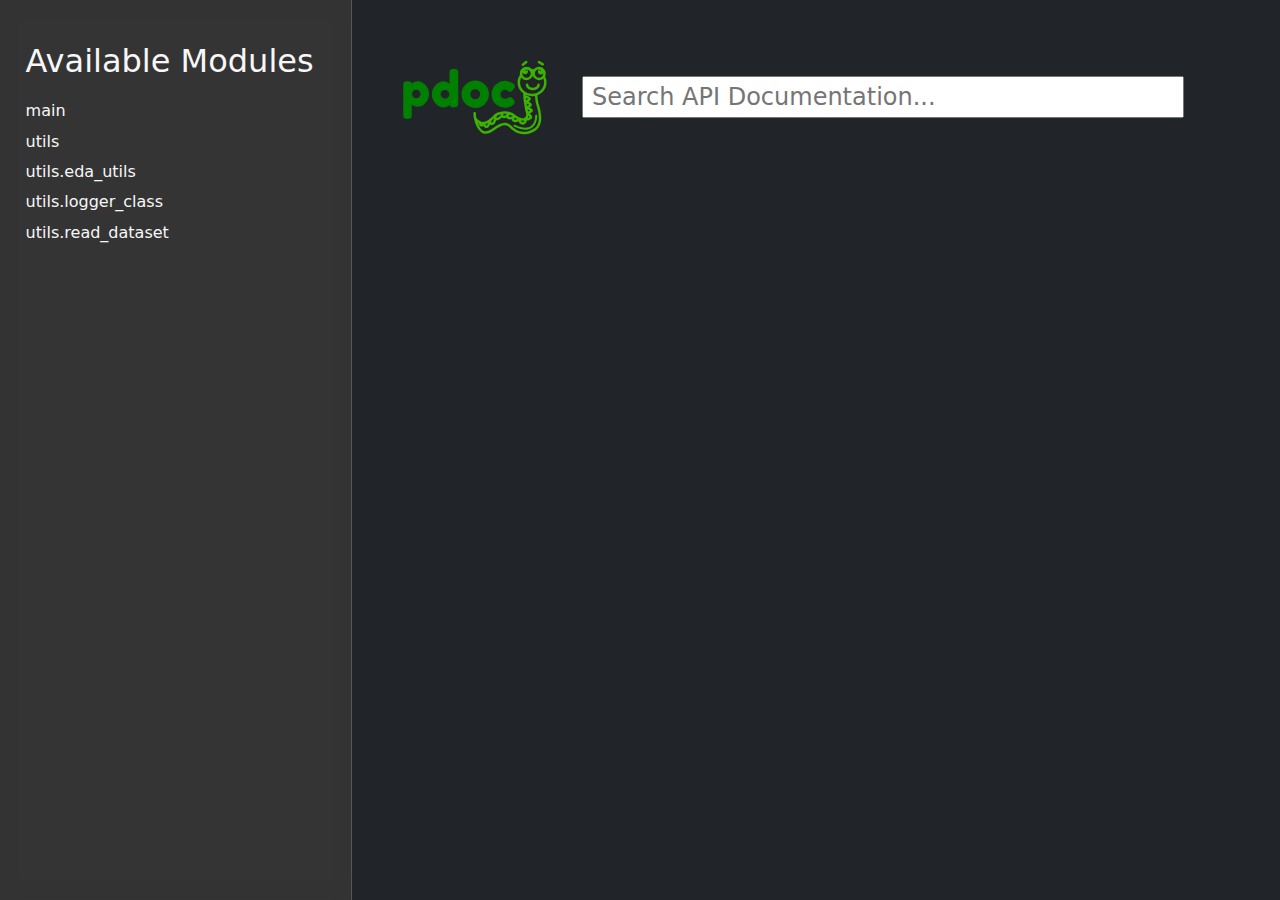
<file: py_folder/documentacion/Docs/index.html>
<!doctype html>
<html lang="en">
<head>
    <meta charset="utf-8">
    <meta name="viewport" content="width=device-width, initial-scale=1">
    <meta name="generator" content="pdoc 14.0.0"/>
    <title>Module List &ndash; pdoc 14.0.0</title>

    <style>/*! * Bootstrap Reboot v5.0.0 (https://getbootstrap.com/) * Copyright 2011-2021 The Bootstrap Authors * Copyright 2011-2021 Twitter, Inc. * Licensed under MIT (https://github.com/twbs/bootstrap/blob/main/LICENSE) * Forked from Normalize.css, licensed MIT (https://github.com/necolas/normalize.css/blob/master/LICENSE.md) */*,::after,::before{box-sizing:border-box}@media (prefers-reduced-motion:no-preference){:root{scroll-behavior:smooth}}body{margin:0;font-family:system-ui,-apple-system,"Segoe UI",Roboto,"Helvetica Neue",Arial,"Noto Sans","Liberation Sans",sans-serif,"Apple Color Emoji","Segoe UI Emoji","Segoe UI Symbol","Noto Color Emoji";font-size:1rem;font-weight:400;line-height:1.5;color:#212529;background-color:#fff;-webkit-text-size-adjust:100%;-webkit-tap-highlight-color:transparent}hr{margin:1rem 0;color:inherit;background-color:currentColor;border:0;opacity:.25}hr:not([size]){height:1px}h1,h2,h3,h4,h5,h6{margin-top:0;margin-bottom:.5rem;font-weight:500;line-height:1.2}h1{font-size:calc(1.375rem + 1.5vw)}@media (min-width:1200px){h1{font-size:2.5rem}}h2{font-size:calc(1.325rem + .9vw)}@media (min-width:1200px){h2{font-size:2rem}}h3{font-size:calc(1.3rem + .6vw)}@media (min-width:1200px){h3{font-size:1.75rem}}h4{font-size:calc(1.275rem + .3vw)}@media (min-width:1200px){h4{font-size:1.5rem}}h5{font-size:1.25rem}h6{font-size:1rem}p{margin-top:0;margin-bottom:1rem}abbr[data-bs-original-title],abbr[title]{-webkit-text-decoration:underline dotted;text-decoration:underline dotted;cursor:help;-webkit-text-decoration-skip-ink:none;text-decoration-skip-ink:none}address{margin-bottom:1rem;font-style:normal;line-height:inherit}ol,ul{padding-left:2rem}dl,ol,ul{margin-top:0;margin-bottom:1rem}ol ol,ol ul,ul ol,ul ul{margin-bottom:0}dt{font-weight:700}dd{margin-bottom:.5rem;margin-left:0}blockquote{margin:0 0 1rem}b,strong{font-weight:bolder}small{font-size:.875em}mark{padding:.2em;background-color:#fcf8e3}sub,sup{position:relative;font-size:.75em;line-height:0;vertical-align:baseline}sub{bottom:-.25em}sup{top:-.5em}a{color:#0d6efd;text-decoration:underline}a:hover{color:#0a58ca}a:not([href]):not([class]),a:not([href]):not([class]):hover{color:inherit;text-decoration:none}code,kbd,pre,samp{font-family:SFMono-Regular,Menlo,Monaco,Consolas,"Liberation Mono","Courier New",monospace;font-size:1em;direction:ltr;unicode-bidi:bidi-override}pre{display:block;margin-top:0;margin-bottom:1rem;overflow:auto;font-size:.875em}pre code{font-size:inherit;color:inherit;word-break:normal}code{font-size:.875em;color:#d63384;word-wrap:break-word}a>code{color:inherit}kbd{padding:.2rem .4rem;font-size:.875em;color:#fff;background-color:#212529;border-radius:.2rem}kbd kbd{padding:0;font-size:1em;font-weight:700}figure{margin:0 0 1rem}img,svg{vertical-align:middle}table{caption-side:bottom;border-collapse:collapse}caption{padding-top:.5rem;padding-bottom:.5rem;color:#6c757d;text-align:left}th{text-align:inherit;text-align:-webkit-match-parent}tbody,td,tfoot,th,thead,tr{border-color:inherit;border-style:solid;border-width:0}label{display:inline-block}button{border-radius:0}button:focus:not(:focus-visible){outline:0}button,input,optgroup,select,textarea{margin:0;font-family:inherit;font-size:inherit;line-height:inherit}button,select{text-transform:none}[role=button]{cursor:pointer}select{word-wrap:normal}select:disabled{opacity:1}[list]::-webkit-calendar-picker-indicator{display:none}[type=button],[type=reset],[type=submit],button{-webkit-appearance:button}[type=button]:not(:disabled),[type=reset]:not(:disabled),[type=submit]:not(:disabled),button:not(:disabled){cursor:pointer}::-moz-focus-inner{padding:0;border-style:none}textarea{resize:vertical}fieldset{min-width:0;padding:0;margin:0;border:0}legend{float:left;width:100%;padding:0;margin-bottom:.5rem;font-size:calc(1.275rem + .3vw);line-height:inherit}@media (min-width:1200px){legend{font-size:1.5rem}}legend+*{clear:left}::-webkit-datetime-edit-day-field,::-webkit-datetime-edit-fields-wrapper,::-webkit-datetime-edit-hour-field,::-webkit-datetime-edit-minute,::-webkit-datetime-edit-month-field,::-webkit-datetime-edit-text,::-webkit-datetime-edit-year-field{padding:0}::-webkit-inner-spin-button{height:auto}[type=search]{outline-offset:-2px;-webkit-appearance:textfield}::-webkit-search-decoration{-webkit-appearance:none}::-webkit-color-swatch-wrapper{padding:0}::file-selector-button{font:inherit}::-webkit-file-upload-button{font:inherit;-webkit-appearance:button}output{display:inline-block}iframe{border:0}summary{display:list-item;cursor:pointer}progress{vertical-align:baseline}[hidden]{display:none!important}</style>
    <style>/*! syntax-highlighting.css */pre{line-height:125%;}span.linenos{color:inherit; background-color:transparent; padding-left:5px; padding-right:20px;}.pdoc-code .hll{background-color:#ffffcc}.pdoc-code{background:#f8f8f8;}.pdoc-code .c{color:#3D7B7B; font-style:italic}.pdoc-code .err{border:1px solid #FF0000}.pdoc-code .k{color:#008000; font-weight:bold}.pdoc-code .o{color:#666666}.pdoc-code .ch{color:#3D7B7B; font-style:italic}.pdoc-code .cm{color:#3D7B7B; font-style:italic}.pdoc-code .cp{color:#9C6500}.pdoc-code .cpf{color:#3D7B7B; font-style:italic}.pdoc-code .c1{color:#3D7B7B; font-style:italic}.pdoc-code .cs{color:#3D7B7B; font-style:italic}.pdoc-code .gd{color:#A00000}.pdoc-code .ge{font-style:italic}.pdoc-code .gr{color:#E40000}.pdoc-code .gh{color:#000080; font-weight:bold}.pdoc-code .gi{color:#008400}.pdoc-code .go{color:#717171}.pdoc-code .gp{color:#000080; font-weight:bold}.pdoc-code .gs{font-weight:bold}.pdoc-code .gu{color:#800080; font-weight:bold}.pdoc-code .gt{color:#0044DD}.pdoc-code .kc{color:#008000; font-weight:bold}.pdoc-code .kd{color:#008000; font-weight:bold}.pdoc-code .kn{color:#008000; font-weight:bold}.pdoc-code .kp{color:#008000}.pdoc-code .kr{color:#008000; font-weight:bold}.pdoc-code .kt{color:#B00040}.pdoc-code .m{color:#666666}.pdoc-code .s{color:#BA2121}.pdoc-code .na{color:#687822}.pdoc-code .nb{color:#008000}.pdoc-code .nc{color:#0000FF; font-weight:bold}.pdoc-code .no{color:#880000}.pdoc-code .nd{color:#AA22FF}.pdoc-code .ni{color:#717171; font-weight:bold}.pdoc-code .ne{color:#CB3F38; font-weight:bold}.pdoc-code .nf{color:#0000FF}.pdoc-code .nl{color:#767600}.pdoc-code .nn{color:#0000FF; font-weight:bold}.pdoc-code .nt{color:#008000; font-weight:bold}.pdoc-code .nv{color:#19177C}.pdoc-code .ow{color:#b922ff; font-weight:bold}.pdoc-code .w{color:#bbbbbb}.pdoc-code .mb{color:#666666}.pdoc-code .mf{color:#666666}.pdoc-code .mh{color:#666666}.pdoc-code .mi{color:#666666}.pdoc-code .mo{color:#666666}.pdoc-code .sa{color:#BA2121}.pdoc-code .sb{color:#BA2121}.pdoc-code .sc{color:#BA2121}.pdoc-code .dl{color:#BA2121}.pdoc-code .sd{color:#BA2121; font-style:italic}.pdoc-code .s2{color:#BA2121}.pdoc-code .se{color:#AA5D1F; font-weight:bold}.pdoc-code .sh{color:#BA2121}.pdoc-code .si{color:#A45A77; font-weight:bold}.pdoc-code .sx{color:#008000}.pdoc-code .sr{color:#A45A77}.pdoc-code .s1{color:#BA2121}.pdoc-code .ss{color:#19177C}.pdoc-code .bp{color:#008000}.pdoc-code .fm{color:#0000FF}.pdoc-code .vc{color:#19177C}.pdoc-code .vg{color:#19177C}.pdoc-code .vi{color:#19177C}.pdoc-code .vm{color:#19177C}.pdoc-code .il{color:#666666}</style>
    <style>/*! theme.css */:root{--pdoc-background:#212529;}.pdoc{--text:#f7f7f7;--muted:#9d9d9d;--link:#58a6ff;-link-hover:#3989ff;--code:#333;--active:#555;--accent:#343434;--accent2:#555;--nav-hover:rgba(192, 195, 204, 0.89);--name:#58a6ff;--def:rgb(250, 51, 51);--annotation:#00c037;}</style>
    <style>/*! layout.css */html, body{width:100%;height:100%;}html, main{scroll-behavior:smooth;}body{background-color:var(--pdoc-background);}@media (max-width:769px){#navtoggle{cursor:pointer;position:absolute;width:50px;height:40px;top:1rem;right:1rem;border-color:var(--text);color:var(--text);display:flex;opacity:0.8;z-index:999;}#navtoggle:hover{opacity:1;}#togglestate + div{display:none;}#togglestate:checked + div{display:inherit;}main, header{padding:2rem 3vw;}header + main{margin-top:-3rem;}.git-button{display:none !important;}nav input[type="search"]{max-width:77%;}nav input[type="search"]:first-child{margin-top:-6px;}nav input[type="search"]:valid ~ *{display:none !important;}}@media (min-width:770px){:root{--sidebar-width:clamp(12.5rem, 28vw, 22rem);}nav{position:fixed;overflow:auto;height:100vh;width:var(--sidebar-width);}main, header{padding:3rem 2rem 3rem calc(var(--sidebar-width) + 3rem);width:calc(54rem + var(--sidebar-width));max-width:100%;}header + main{margin-top:-4rem;}#navtoggle{display:none;}}#togglestate{position:absolute;height:0;opacity:0;}nav.pdoc{--pad:clamp(0.5rem, 2vw, 1.75rem);--indent:1.5rem;background-color:var(--accent);border-right:1px solid var(--accent2);box-shadow:0 0 20px rgba(50, 50, 50, .2) inset;padding:0 0 0 var(--pad);overflow-wrap:anywhere;scrollbar-width:thin; scrollbar-color:var(--accent2) transparent }nav.pdoc::-webkit-scrollbar{width:.4rem; }nav.pdoc::-webkit-scrollbar-thumb{background-color:var(--accent2); }nav.pdoc > div{padding:var(--pad) 0;}nav.pdoc .module-list-button{display:inline-flex;align-items:center;color:var(--text);border-color:var(--muted);margin-bottom:1rem;}nav.pdoc .module-list-button:hover{border-color:var(--text);}nav.pdoc input[type=search]{display:block;outline-offset:0;width:calc(100% - var(--pad));}nav.pdoc .logo{max-width:calc(100% - var(--pad));max-height:35vh;display:block;margin:0 auto 1rem;transform:translate(calc(-.5 * var(--pad)), 0);}nav.pdoc ul{list-style:none;padding-left:0;}nav.pdoc > div > ul{margin-left:calc(0px - var(--pad));}nav.pdoc li a{padding:.2rem 0 .2rem calc(var(--pad) + var(--indent));}nav.pdoc > div > ul > li > a{padding-left:var(--pad);}nav.pdoc li{transition:all 100ms;}nav.pdoc li:hover{background-color:var(--nav-hover);}nav.pdoc a, nav.pdoc a:hover{color:var(--text);}nav.pdoc a{display:block;}nav.pdoc > h2:first-of-type{margin-top:1.5rem;}nav.pdoc .class:before{content:"class ";color:var(--muted);}nav.pdoc .function:after{content:"()";color:var(--muted);}nav.pdoc footer:before{content:"";display:block;width:calc(100% - var(--pad));border-top:solid var(--accent2) 1px;margin-top:1.5rem;padding-top:.5rem;}nav.pdoc footer{font-size:small;}</style>
    <style>/*! content.css */.pdoc{color:var(--text);box-sizing:border-box;line-height:1.5;background:none;}.pdoc .pdoc-button{cursor:pointer;display:inline-block;border:solid black 1px;border-radius:2px;font-size:.75rem;padding:calc(0.5em - 1px) 1em;transition:100ms all;}.pdoc .pdoc-alert{padding:1rem 1rem 1rem calc(1.5rem + 24px);border:1px solid transparent;border-radius:.25rem;background-repeat:no-repeat;background-position:1rem center;margin-bottom:1rem;}.pdoc .pdoc-alert > *:last-child{margin-bottom:0;}.pdoc .pdoc-alert-note {color:#084298;background-color:#cfe2ff;border-color:#b6d4fe;background-image:url("data:image/svg+xml,%3Csvg%20xmlns%3D%22http%3A//www.w3.org/2000/svg%22%20width%3D%2224%22%20height%3D%2224%22%20fill%3D%22%23084298%22%20viewBox%3D%220%200%2016%2016%22%3E%3Cpath%20d%3D%22M8%2016A8%208%200%201%200%208%200a8%208%200%200%200%200%2016zm.93-9.412-1%204.705c-.07.34.029.533.304.533.194%200%20.487-.07.686-.246l-.088.416c-.287.346-.92.598-1.465.598-.703%200-1.002-.422-.808-1.319l.738-3.468c.064-.293.006-.399-.287-.47l-.451-.081.082-.381%202.29-.287zM8%205.5a1%201%200%201%201%200-2%201%201%200%200%201%200%202z%22/%3E%3C/svg%3E");}.pdoc .pdoc-alert-warning{color:#664d03;background-color:#fff3cd;border-color:#ffecb5;background-image:url("data:image/svg+xml,%3Csvg%20xmlns%3D%22http%3A//www.w3.org/2000/svg%22%20width%3D%2224%22%20height%3D%2224%22%20fill%3D%22%23664d03%22%20viewBox%3D%220%200%2016%2016%22%3E%3Cpath%20d%3D%22M8.982%201.566a1.13%201.13%200%200%200-1.96%200L.165%2013.233c-.457.778.091%201.767.98%201.767h13.713c.889%200%201.438-.99.98-1.767L8.982%201.566zM8%205c.535%200%20.954.462.9.995l-.35%203.507a.552.552%200%200%201-1.1%200L7.1%205.995A.905.905%200%200%201%208%205zm.002%206a1%201%200%201%201%200%202%201%201%200%200%201%200-2z%22/%3E%3C/svg%3E");}.pdoc .pdoc-alert-danger{color:#842029;background-color:#f8d7da;border-color:#f5c2c7;background-image:url("data:image/svg+xml,%3Csvg%20xmlns%3D%22http%3A//www.w3.org/2000/svg%22%20width%3D%2224%22%20height%3D%2224%22%20fill%3D%22%23842029%22%20viewBox%3D%220%200%2016%2016%22%3E%3Cpath%20d%3D%22M5.52.359A.5.5%200%200%201%206%200h4a.5.5%200%200%201%20.474.658L8.694%206H12.5a.5.5%200%200%201%20.395.807l-7%209a.5.5%200%200%201-.873-.454L6.823%209.5H3.5a.5.5%200%200%201-.48-.641l2.5-8.5z%22/%3E%3C/svg%3E");}.pdoc .visually-hidden{position:absolute !important;width:1px !important;height:1px !important;padding:0 !important;margin:-1px !important;overflow:hidden !important;clip:rect(0, 0, 0, 0) !important;white-space:nowrap !important;border:0 !important;}.pdoc h1, .pdoc h2, .pdoc h3{font-weight:300;margin:.3em 0;padding:.2em 0;}.pdoc > section:not(.module-info) h1{font-size:1.5rem;font-weight:500;}.pdoc > section:not(.module-info) h2{font-size:1.4rem;font-weight:500;}.pdoc > section:not(.module-info) h3{font-size:1.3rem;font-weight:500;}.pdoc > section:not(.module-info) h4{font-size:1.2rem;}.pdoc > section:not(.module-info) h5{font-size:1.1rem;}.pdoc a{text-decoration:none;color:var(--link);}.pdoc a:hover{color:var(--link-hover);}.pdoc blockquote{margin-left:2rem;}.pdoc pre{border-top:1px solid var(--accent2);border-bottom:1px solid var(--accent2);margin-top:0;margin-bottom:1em;padding:.5rem 0 .5rem .5rem;overflow-x:auto;background-color:var(--code);}.pdoc code{color:var(--text);padding:.2em .4em;margin:0;font-size:85%;background-color:var(--code);border-radius:6px;}.pdoc a > code{color:inherit;}.pdoc pre > code{display:inline-block;font-size:inherit;background:none;border:none;padding:0;}.pdoc > section:not(.module-info){margin-bottom:1.5rem;}.pdoc .modulename{margin-top:0;font-weight:bold;}.pdoc .modulename a{color:var(--link);transition:100ms all;}.pdoc .git-button{float:right;border:solid var(--link) 1px;}.pdoc .git-button:hover{background-color:var(--link);color:var(--pdoc-background);}.view-source-toggle-state,.view-source-toggle-state ~ .pdoc-code{display:none;}.view-source-toggle-state:checked ~ .pdoc-code{display:block;}.view-source-button{display:inline-block;float:right;font-size:.75rem;line-height:1.5rem;color:var(--muted);padding:0 .4rem 0 1.3rem;cursor:pointer;text-indent:-2px;}.view-source-button > span{visibility:hidden;}.module-info .view-source-button{float:none;display:flex;justify-content:flex-end;margin:-1.2rem .4rem -.2rem 0;}.view-source-button::before{position:absolute;content:"View Source";display:list-item;list-style-type:disclosure-closed;}.view-source-toggle-state:checked ~ .attr .view-source-button::before,.view-source-toggle-state:checked ~ .view-source-button::before{list-style-type:disclosure-open;}.pdoc .docstring{margin-bottom:1.5rem;}.pdoc section:not(.module-info) .docstring{margin-left:clamp(0rem, 5vw - 2rem, 1rem);}.pdoc .docstring .pdoc-code{margin-left:1em;margin-right:1em;}.pdoc h1:target,.pdoc h2:target,.pdoc h3:target,.pdoc h4:target,.pdoc h5:target,.pdoc h6:target,.pdoc .pdoc-code > pre > span:target{background-color:var(--active);box-shadow:-1rem 0 0 0 var(--active);}.pdoc .pdoc-code > pre > span:target{display:block;}.pdoc div:target > .attr,.pdoc section:target > .attr,.pdoc dd:target > a{background-color:var(--active);}.pdoc *{scroll-margin:2rem;}.pdoc .pdoc-code .linenos{user-select:none;}.pdoc .attr:hover{filter:contrast(0.95);}.pdoc section, .pdoc .classattr{position:relative;}.pdoc .headerlink{--width:clamp(1rem, 3vw, 2rem);position:absolute;top:0;left:calc(0rem - var(--width));transition:all 100ms ease-in-out;opacity:0;}.pdoc .headerlink::before{content:"#";display:block;text-align:center;width:var(--width);height:2.3rem;line-height:2.3rem;font-size:1.5rem;}.pdoc .attr:hover ~ .headerlink,.pdoc *:target > .headerlink,.pdoc .headerlink:hover{opacity:1;}.pdoc .attr{display:block;margin:.5rem 0 .5rem;padding:.4rem .4rem .4rem 1rem;background-color:var(--accent);overflow-x:auto;}.pdoc .classattr{margin-left:2rem;}.pdoc .name{color:var(--name);font-weight:bold;}.pdoc .def{color:var(--def);font-weight:bold;}.pdoc .signature{background-color:transparent;}.pdoc .param, .pdoc .return-annotation{white-space:pre;}.pdoc .signature.multiline .param{display:block;}.pdoc .signature.condensed .param{display:inline-block;}.pdoc .annotation{color:var(--annotation);}.pdoc .view-value-toggle-state,.pdoc .view-value-toggle-state ~ .default_value{display:none;}.pdoc .view-value-toggle-state:checked ~ .default_value{display:inherit;}.pdoc .view-value-button{font-size:.5rem;vertical-align:middle;border-style:dashed;margin-top:-0.1rem;}.pdoc .view-value-button:hover{background:white;}.pdoc .view-value-button::before{content:"show";text-align:center;width:2.2em;display:inline-block;}.pdoc .view-value-toggle-state:checked ~ .view-value-button::before{content:"hide";}.pdoc .inherited{margin-left:2rem;}.pdoc .inherited dt{font-weight:700;}.pdoc .inherited dt, .pdoc .inherited dd{display:inline;margin-left:0;margin-bottom:.5rem;}.pdoc .inherited dd:not(:last-child):after{content:", ";}.pdoc .inherited .class:before{content:"class ";}.pdoc .inherited .function a:after{content:"()";}.pdoc .search-result .docstring{overflow:auto;max-height:25vh;}.pdoc .search-result.focused > .attr{background-color:var(--active);}.pdoc .attribution{margin-top:2rem;display:block;opacity:0.5;transition:all 200ms;filter:grayscale(100%);}.pdoc .attribution:hover{opacity:1;filter:grayscale(0%);}.pdoc .attribution img{margin-left:5px;height:35px;vertical-align:middle;width:70px;transition:all 200ms;}.pdoc table{display:block;width:max-content;max-width:100%;overflow:auto;margin-bottom:1rem;}.pdoc table th{font-weight:600;}.pdoc table th, .pdoc table td{padding:6px 13px;border:1px solid var(--accent2);}</style>
    <style>/*! custom.css */.modulename{color:rgb(250, 51, 51);}</style>
    <style>header.pdoc{display:flex;align-items:center;flex-wrap:wrap;}header.pdoc img{max-width:200px;max-height:75px;padding-right:2rem;}header.pdoc input[type=search]{outline-offset:0;font-size:1.5rem;min-width:60%;flex-grow:1;padding-left:.5rem;margin:1.75rem 0;}</style></head>
<body>
    <nav class="pdoc">
        <label id="navtoggle" for="togglestate" class="pdoc-button"><svg xmlns='http://www.w3.org/2000/svg' viewBox='0 0 30 30'><path stroke-linecap='round' stroke="currentColor" stroke-miterlimit='10' stroke-width='2' d='M4 7h22M4 15h22M4 23h22'/></svg></label>
        <input id="togglestate" type="checkbox" aria-hidden="true" tabindex="-1">
        <div>    <h2>Available Modules</h2>
    <ul>
            <li><a href="main.html">main</a></li>
            <li><a href="utils.html">utils</a></li>
            <li><a href="utils/eda_utils.html">utils.eda_utils</a></li>
            <li><a href="utils/logger_class.html">utils.logger_class</a></li>
            <li><a href="utils/read_dataset.html">utils.read_dataset</a></li>
    </ul>
</div>
    </nav>
    <header class="pdoc">
                <a href="https://pdoc.dev">
                    <img src="data:image/svg+xml,%3Csvg%20xmlns%3D%22http%3A//www.w3.org/2000/svg%22%20role%3D%22img%22%20aria-label%3D%22pdoc%20logo%22%20width%3D%22300%22%20height%3D%22150%22%20viewBox%3D%22-1%200%2060%2030%22%3E%3Ctitle%3Epdoc%3C/title%3E%3Cpath%20d%3D%22M29.621%2021.293c-.011-.273-.214-.475-.511-.481a.5.5%200%200%200-.489.503l-.044%201.393c-.097.551-.695%201.215-1.566%201.704-.577.428-1.306.486-2.193.182-1.426-.617-2.467-1.654-3.304-2.487l-.173-.172a3.43%203.43%200%200%200-.365-.306.49.49%200%200%200-.286-.196c-1.718-1.06-4.931-1.47-7.353.191l-.219.15c-1.707%201.187-3.413%202.131-4.328%201.03-.02-.027-.49-.685-.141-1.763.233-.721.546-2.408.772-4.076.042-.09.067-.187.046-.288.166-1.347.277-2.625.241-3.351%201.378-1.008%202.271-2.586%202.271-4.362%200-.976-.272-1.935-.788-2.774-.057-.094-.122-.18-.184-.268.033-.167.052-.339.052-.516%200-1.477-1.202-2.679-2.679-2.679-.791%200-1.496.352-1.987.9a6.3%206.3%200%200%200-1.001.029c-.492-.564-1.207-.929-2.012-.929-1.477%200-2.679%201.202-2.679%202.679A2.65%202.65%200%200%200%20.97%206.554c-.383.747-.595%201.572-.595%202.41%200%202.311%201.507%204.29%203.635%205.107-.037.699-.147%202.27-.423%203.294l-.137.461c-.622%202.042-2.515%208.257%201.727%2010.643%201.614.908%203.06%201.248%204.317%201.248%202.665%200%204.492-1.524%205.322-2.401%201.476-1.559%202.886-1.854%206.491.82%201.877%201.393%203.514%201.753%204.861%201.068%202.223-1.713%202.811-3.867%203.399-6.374.077-.846.056-1.469.054-1.537zm-4.835%204.313c-.054.305-.156.586-.242.629-.034-.007-.131-.022-.307-.157-.145-.111-.314-.478-.456-.908.221.121.432.25.675.355.115.039.219.051.33.081zm-2.251-1.238c-.05.33-.158.648-.252.694-.022.001-.125-.018-.307-.157-.217-.166-.488-.906-.639-1.573.358.344.754.693%201.198%201.036zm-3.887-2.337c-.006-.116-.018-.231-.041-.342.635.145%201.189.368%201.599.625.097.231.166.481.174.642-.03.049-.055.101-.067.158-.046.013-.128.026-.298.004-.278-.037-.901-.57-1.367-1.087zm-1.127-.497c.116.306.176.625.12.71-.019.014-.117.045-.345.016-.206-.027-.604-.332-.986-.695.41-.051.816-.056%201.211-.031zm-4.535%201.535c.209.22.379.47.358.598-.006.041-.088.138-.351.234-.144.055-.539-.063-.979-.259a11.66%2011.66%200%200%200%20.972-.573zm.983-.664c.359-.237.738-.418%201.126-.554.25.237.479.548.457.694-.006.042-.087.138-.351.235-.174.064-.694-.105-1.232-.375zm-3.381%201.794c-.022.145-.061.29-.149.401-.133.166-.358.248-.69.251h-.002c-.133%200-.306-.26-.45-.621.417.091.854.07%201.291-.031zm-2.066-8.077a4.78%204.78%200%200%201-.775-.584c.172-.115.505-.254.88-.378l-.105.962zm-.331%202.302a10.32%2010.32%200%200%201-.828-.502c.202-.143.576-.328.984-.49l-.156.992zm-.45%202.157l-.701-.403c.214-.115.536-.249.891-.376a11.57%2011.57%200%200%201-.19.779zm-.181%201.716c.064.398.194.702.298.893-.194-.051-.435-.162-.736-.398.061-.119.224-.3.438-.495zM8.87%204.141c0%20.152-.123.276-.276.276s-.275-.124-.275-.276.123-.276.276-.276.275.124.275.276zm-.735-.389a1.15%201.15%200%200%200-.314.783%201.16%201.16%200%200%200%201.162%201.162c.457%200%20.842-.27%201.032-.653.026.117.042.238.042.362a1.68%201.68%200%200%201-1.679%201.679%201.68%201.68%200%200%201-1.679-1.679c0-.843.626-1.535%201.436-1.654zM5.059%205.406A1.68%201.68%200%200%201%203.38%207.085a1.68%201.68%200%200%201-1.679-1.679c0-.037.009-.072.011-.109.21.3.541.508.935.508a1.16%201.16%200%200%200%201.162-1.162%201.14%201.14%200%200%200-.474-.912c.015%200%20.03-.005.045-.005.926.001%201.679.754%201.679%201.68zM3.198%204.141c0%20.152-.123.276-.276.276s-.275-.124-.275-.276.123-.276.276-.276.275.124.275.276zM1.375%208.964c0-.52.103-1.035.288-1.52.466.394%201.06.64%201.717.64%201.144%200%202.116-.725%202.499-1.738.383%201.012%201.355%201.738%202.499%201.738.867%200%201.631-.421%202.121-1.062.307.605.478%201.267.478%201.942%200%202.486-2.153%204.51-4.801%204.51s-4.801-2.023-4.801-4.51zm24.342%2019.349c-.985.498-2.267.168-3.813-.979-3.073-2.281-5.453-3.199-7.813-.705-1.315%201.391-4.163%203.365-8.423.97-3.174-1.786-2.239-6.266-1.261-9.479l.146-.492c.276-1.02.395-2.457.444-3.268a6.11%206.11%200%200%200%201.18.115%206.01%206.01%200%200%200%202.536-.562l-.006.175c-.802.215-1.848.612-2.021%201.25-.079.295.021.601.274.837.219.203.415.364.598.501-.667.304-1.243.698-1.311%201.179-.02.144-.022.507.393.787.213.144.395.26.564.365-1.285.521-1.361.96-1.381%201.126-.018.142-.011.496.427.746l.854.489c-.473.389-.971.914-.999%201.429-.018.278.095.532.316.713.675.556%201.231.721%201.653.721.059%200%20.104-.014.158-.02.207.707.641%201.64%201.513%201.64h.013c.8-.008%201.236-.345%201.462-.626.173-.216.268-.457.325-.692.424.195.93.374%201.372.374.151%200%20.294-.021.423-.068.732-.27.944-.704.993-1.021.009-.061.003-.119.002-.179.266.086.538.147.789.147.15%200%20.294-.021.423-.069.542-.2.797-.489.914-.754.237.147.478.258.704.288.106.014.205.021.296.021.356%200%20.595-.101.767-.229.438.435%201.094.992%201.656%201.067.106.014.205.021.296.021a1.56%201.56%200%200%200%20.323-.035c.17.575.453%201.289.866%201.605.358.273.665.362.914.362a.99.99%200%200%200%20.421-.093%201.03%201.03%200%200%200%20.245-.164c.168.428.39.846.68%201.068.358.273.665.362.913.362a.99.99%200%200%200%20.421-.093c.317-.148.512-.448.639-.762.251.157.495.257.726.257.127%200%20.25-.024.37-.071.427-.17.706-.617.841-1.314.022-.015.047-.022.068-.038.067-.051.133-.104.196-.159-.443%201.486-1.107%202.761-2.086%203.257zM8.66%209.925a.5.5%200%201%200-1%200c0%20.653-.818%201.205-1.787%201.205s-1.787-.552-1.787-1.205a.5.5%200%201%200-1%200c0%201.216%201.25%202.205%202.787%202.205s2.787-.989%202.787-2.205zm4.4%2015.965l-.208.097c-2.661%201.258-4.708%201.436-6.086.527-1.542-1.017-1.88-3.19-1.844-4.198a.4.4%200%200%200-.385-.414c-.242-.029-.406.164-.414.385-.046%201.249.367%203.686%202.202%204.896.708.467%201.547.7%202.51.7%201.248%200%202.706-.392%204.362-1.174l.185-.086a.4.4%200%200%200%20.205-.527c-.089-.204-.326-.291-.527-.206zM9.547%202.292c.093.077.205.114.317.114a.5.5%200%200%200%20.318-.886L8.817.397a.5.5%200%200%200-.703.068.5.5%200%200%200%20.069.703l1.364%201.124zm-7.661-.065c.086%200%20.173-.022.253-.068l1.523-.893a.5.5%200%200%200-.506-.863l-1.523.892a.5.5%200%200%200-.179.685c.094.158.261.247.432.247z%22%20transform%3D%22matrix%28-1%200%200%201%2058%200%29%22%20fill%3D%22%233bb300%22/%3E%3Cpath%20d%3D%22M.3%2021.86V10.18q0-.46.02-.68.04-.22.18-.5.28-.54%201.34-.54%201.06%200%201.42.28.38.26.44.78.76-1.04%202.38-1.04%201.64%200%203.1%201.54%201.46%201.54%201.46%203.58%200%202.04-1.46%203.58-1.44%201.54-3.08%201.54-1.64%200-2.38-.92v4.04q0%20.46-.04.68-.02.22-.18.5-.14.3-.5.42-.36.12-.98.12-.62%200-1-.12-.36-.12-.52-.4-.14-.28-.18-.5-.02-.22-.02-.68zm3.96-9.42q-.46.54-.46%201.18%200%20.64.46%201.18.48.52%201.2.52.74%200%201.24-.52.52-.52.52-1.18%200-.66-.48-1.18-.48-.54-1.26-.54-.76%200-1.22.54zm14.741-8.36q.16-.3.54-.42.38-.12%201-.12.64%200%201.02.12.38.12.52.42.16.3.18.54.04.22.04.68v11.94q0%20.46-.04.7-.02.22-.18.5-.3.54-1.7.54-1.38%200-1.54-.98-.84.96-2.34.96-1.8%200-3.28-1.56-1.48-1.58-1.48-3.66%200-2.1%201.48-3.68%201.5-1.58%203.28-1.58%201.48%200%202.3%201v-4.2q0-.46.02-.68.04-.24.18-.52zm-3.24%2010.86q.52.54%201.26.54.74%200%201.22-.54.5-.54.5-1.18%200-.66-.48-1.22-.46-.56-1.26-.56-.8%200-1.28.56-.48.54-.48%201.2%200%20.66.52%201.2zm7.833-1.2q0-2.4%201.68-3.96%201.68-1.56%203.84-1.56%202.16%200%203.82%201.56%201.66%201.54%201.66%203.94%200%201.66-.86%202.96-.86%201.28-2.1%201.9-1.22.6-2.54.6-1.32%200-2.56-.64-1.24-.66-2.1-1.92-.84-1.28-.84-2.88zm4.18%201.44q.64.48%201.3.48.66%200%201.32-.5.66-.5.66-1.48%200-.98-.62-1.46-.62-.48-1.34-.48-.72%200-1.34.5-.62.5-.62%201.48%200%20.96.64%201.46zm11.412-1.44q0%20.84.56%201.32.56.46%201.18.46.64%200%201.18-.36.56-.38.9-.38.6%200%201.46%201.06.46.58.46%201.04%200%20.76-1.1%201.42-1.14.8-2.8.8-1.86%200-3.58-1.34-.82-.64-1.34-1.7-.52-1.08-.52-2.36%200-1.3.52-2.34.52-1.06%201.34-1.7%201.66-1.32%203.54-1.32.76%200%201.48.22.72.2%201.06.4l.32.2q.36.24.56.38.52.4.52.92%200%20.5-.42%201.14-.72%201.1-1.38%201.1-.38%200-1.08-.44-.36-.34-1.04-.34-.66%200-1.24.48-.58.48-.58%201.34z%22%20fill%3D%22green%22/%3E%3C/svg%3E"
                         alt="pdoc"/>
                </a>
            <input type="search" placeholder="Search API Documentation..." aria-label="search box">
    </header>
    <main class="pdoc"></main>
<script>
    function escapeHTML(html) {
        return document.createElement('div').appendChild(document.createTextNode(html)).parentNode.innerHTML;
    }

    const originalContent = document.querySelector("main.pdoc");
    let currentContent = originalContent;

    function setContent(innerHTML) {
        let elem;
        if (innerHTML) {
            elem = document.createElement("main");
            elem.classList.add("pdoc");
            elem.innerHTML = innerHTML;
        } else {
            elem = originalContent;
        }
        if (currentContent !== elem) {
            currentContent.replaceWith(elem);
            currentContent = elem;
        }
    }

    function getSearchTerm() {
        return (new URL(window.location)).searchParams.get("search");
    }

    const searchBox = document.querySelector(".pdoc input[type=search]");
    searchBox.addEventListener("input", function () {
        let url = new URL(window.location);
        if (searchBox.value.trim()) {
            url.hash = "";
            url.searchParams.set("search", searchBox.value);
        } else {
            url.searchParams.delete("search");
        }
        history.replaceState("", "", url.toString());
        onInput();
    });
    window.addEventListener("popstate", onInput);


    let search, searchErr;

    async function initialize() {
        try {
            search = await new Promise((resolve, reject) => {
                const script = document.createElement("script");
                script.type = "text/javascript";
                script.async = true;
                script.onload = () => resolve(window.pdocSearch);
                script.onerror = (e) => reject(e);
                script.src = "search.js";
                document.getElementsByTagName("head")[0].appendChild(script);
            });
        } catch (e) {
            console.error("Cannot fetch pdoc search index");
            searchErr = "Cannot fetch search index.";
        }
        onInput();

        document.querySelector("nav.pdoc").addEventListener("click", e => {
            if (e.target.hash) {
                searchBox.value = "";
                searchBox.dispatchEvent(new Event("input"));
            }
        });
    }

    function onInput() {
        setContent((() => {
            const term = getSearchTerm();
            if (!term) {
                return null
            }
            if (searchErr) {
                return `<h3>Error: ${searchErr}</h3>`
            }
            if (!search) {
                return "<h3>Searching...</h3>"
            }

            window.scrollTo({top: 0, left: 0, behavior: 'auto'});

            const results = search(term);

            let html;
            if (results.length === 0) {
                html = `No search results for '${escapeHTML(term)}'.`
            } else {
                html = `<h4>${results.length} search result${results.length > 1 ? "s" : ""} for '${escapeHTML(term)}'.</h4>`;
            }
            for (let result of results.slice(0, 10)) {
                let doc = result.doc;
                let url = `${doc.modulename.replaceAll(".", "/")}.html`;
                if (doc.qualname) {
                    url += `#${doc.qualname}`;
                }

                let heading;
                switch (result.doc.kind) {
                    case "function":
                        if (doc.fullname.endsWith(".__init__")) {
                            heading = `<span class="name">${doc.fullname.replace(/\.__init__$/, "")}</span>${doc.signature}`;
                        } else {
                            heading = `<span class="def">${doc.funcdef}</span> <span class="name">${doc.fullname}</span>${doc.signature}`;
                        }
                        break;
                    case "class":
                        heading = `<span class="def">class</span> <span class="name">${doc.fullname}</span>`;
                        if (doc.bases)
                            heading += `<wbr>(<span class="base">${doc.bases}</span>)`;
                        heading += `:`;
                        break;
                    case "variable":
                        heading = `<span class="name">${doc.fullname}</span>`;
                        if (doc.annotation)
                            heading += `<span class="annotation">${doc.annotation}</span>`;
                        if (doc.default_value)
                            heading += `<span class="default_value"> = ${doc.default_value}</span>`;
                        break;
                    default:
                        heading = `<span class="name">${doc.fullname}</span>`;
                        break;
                }
                html += `
                        <section class="search-result">
                        <a href="${url}" class="attr ${doc.kind}">${heading}</a>
                        <div class="docstring">${doc.doc}</div>
                        </section>
                    `;

            }
            return html;
        })());
    }

    if (getSearchTerm()) {
        initialize();
        searchBox.value = getSearchTerm();
        onInput();
    } else {
        searchBox.addEventListener("focus", initialize, {once: true});
    }

    searchBox.addEventListener("keydown", e => {
        if (["ArrowDown", "ArrowUp", "Enter"].includes(e.key)) {
            let focused = currentContent.querySelector(".search-result.focused");
            if (!focused) {
                currentContent.querySelector(".search-result").classList.add("focused");
            } else if (
                e.key === "ArrowDown"
                && focused.nextElementSibling
                && focused.nextElementSibling.classList.contains("search-result")
            ) {
                focused.classList.remove("focused");
                focused.nextElementSibling.classList.add("focused");
                focused.nextElementSibling.scrollIntoView({
                    behavior: "smooth",
                    block: "nearest",
                    inline: "nearest"
                });
            } else if (
                e.key === "ArrowUp"
                && focused.previousElementSibling
                && focused.previousElementSibling.classList.contains("search-result")
            ) {
                focused.classList.remove("focused");
                focused.previousElementSibling.classList.add("focused");
                focused.previousElementSibling.scrollIntoView({
                    behavior: "smooth",
                    block: "nearest",
                    inline: "nearest"
                });
            } else if (
                e.key === "Enter"
            ) {
                focused.querySelector("a").click();
            }
        }
    });
</script></body>
</html>
</file>
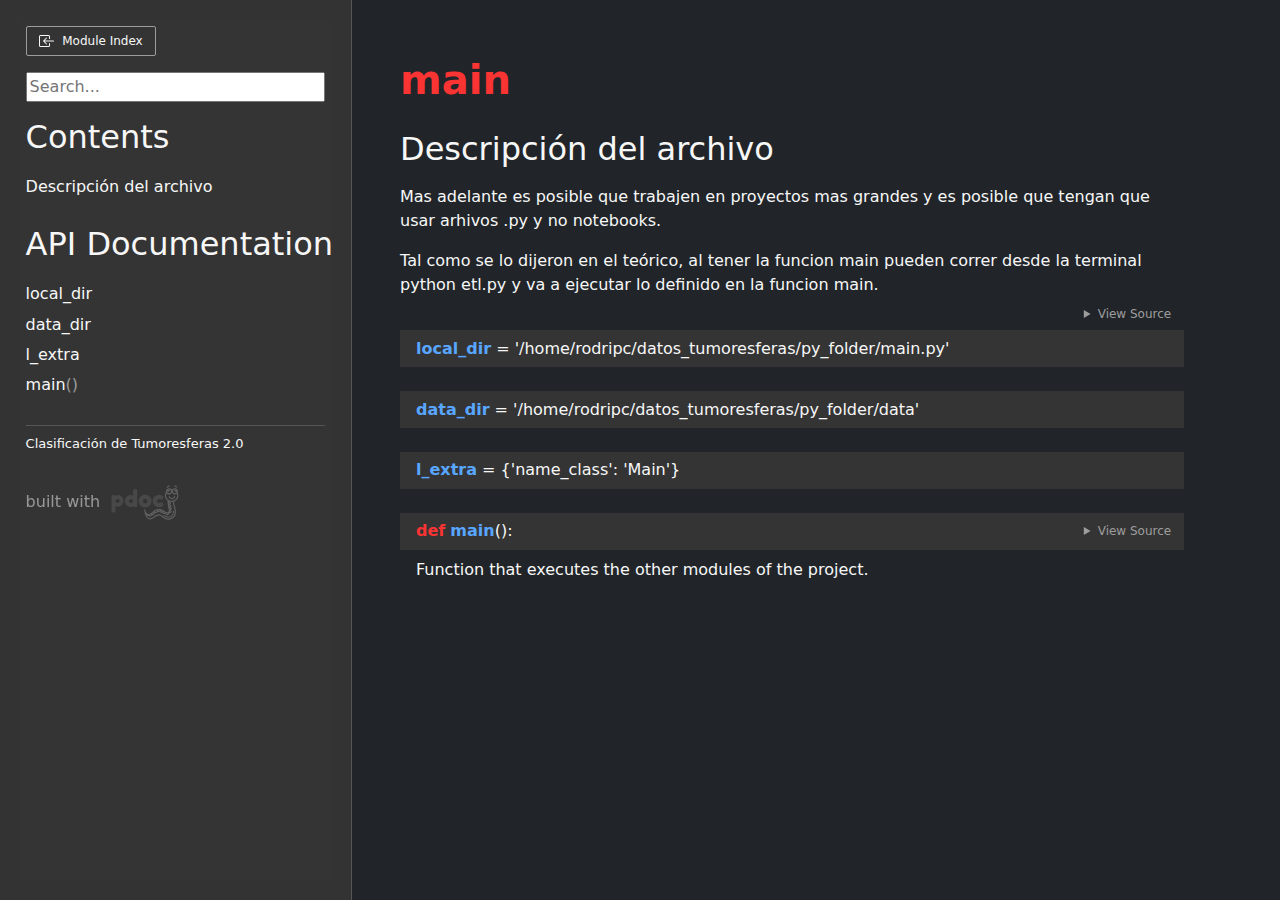
<file: py_folder/documentacion/Docs/main.html>
<!doctype html>
<html lang="en">
<head>
    <meta charset="utf-8">
    <meta name="viewport" content="width=device-width, initial-scale=1">
    <meta name="generator" content="pdoc 14.0.0"/>
    <title>main API documentation</title>
    <link rel="icon" type="image/png" href="https://raw.githubusercontent.com/luciabarg/datos_tumoresferas/main/ejemplo_segmentacion.png"/>

    <style>/*! * Bootstrap Reboot v5.0.0 (https://getbootstrap.com/) * Copyright 2011-2021 The Bootstrap Authors * Copyright 2011-2021 Twitter, Inc. * Licensed under MIT (https://github.com/twbs/bootstrap/blob/main/LICENSE) * Forked from Normalize.css, licensed MIT (https://github.com/necolas/normalize.css/blob/master/LICENSE.md) */*,::after,::before{box-sizing:border-box}@media (prefers-reduced-motion:no-preference){:root{scroll-behavior:smooth}}body{margin:0;font-family:system-ui,-apple-system,"Segoe UI",Roboto,"Helvetica Neue",Arial,"Noto Sans","Liberation Sans",sans-serif,"Apple Color Emoji","Segoe UI Emoji","Segoe UI Symbol","Noto Color Emoji";font-size:1rem;font-weight:400;line-height:1.5;color:#212529;background-color:#fff;-webkit-text-size-adjust:100%;-webkit-tap-highlight-color:transparent}hr{margin:1rem 0;color:inherit;background-color:currentColor;border:0;opacity:.25}hr:not([size]){height:1px}h1,h2,h3,h4,h5,h6{margin-top:0;margin-bottom:.5rem;font-weight:500;line-height:1.2}h1{font-size:calc(1.375rem + 1.5vw)}@media (min-width:1200px){h1{font-size:2.5rem}}h2{font-size:calc(1.325rem + .9vw)}@media (min-width:1200px){h2{font-size:2rem}}h3{font-size:calc(1.3rem + .6vw)}@media (min-width:1200px){h3{font-size:1.75rem}}h4{font-size:calc(1.275rem + .3vw)}@media (min-width:1200px){h4{font-size:1.5rem}}h5{font-size:1.25rem}h6{font-size:1rem}p{margin-top:0;margin-bottom:1rem}abbr[data-bs-original-title],abbr[title]{-webkit-text-decoration:underline dotted;text-decoration:underline dotted;cursor:help;-webkit-text-decoration-skip-ink:none;text-decoration-skip-ink:none}address{margin-bottom:1rem;font-style:normal;line-height:inherit}ol,ul{padding-left:2rem}dl,ol,ul{margin-top:0;margin-bottom:1rem}ol ol,ol ul,ul ol,ul ul{margin-bottom:0}dt{font-weight:700}dd{margin-bottom:.5rem;margin-left:0}blockquote{margin:0 0 1rem}b,strong{font-weight:bolder}small{font-size:.875em}mark{padding:.2em;background-color:#fcf8e3}sub,sup{position:relative;font-size:.75em;line-height:0;vertical-align:baseline}sub{bottom:-.25em}sup{top:-.5em}a{color:#0d6efd;text-decoration:underline}a:hover{color:#0a58ca}a:not([href]):not([class]),a:not([href]):not([class]):hover{color:inherit;text-decoration:none}code,kbd,pre,samp{font-family:SFMono-Regular,Menlo,Monaco,Consolas,"Liberation Mono","Courier New",monospace;font-size:1em;direction:ltr;unicode-bidi:bidi-override}pre{display:block;margin-top:0;margin-bottom:1rem;overflow:auto;font-size:.875em}pre code{font-size:inherit;color:inherit;word-break:normal}code{font-size:.875em;color:#d63384;word-wrap:break-word}a>code{color:inherit}kbd{padding:.2rem .4rem;font-size:.875em;color:#fff;background-color:#212529;border-radius:.2rem}kbd kbd{padding:0;font-size:1em;font-weight:700}figure{margin:0 0 1rem}img,svg{vertical-align:middle}table{caption-side:bottom;border-collapse:collapse}caption{padding-top:.5rem;padding-bottom:.5rem;color:#6c757d;text-align:left}th{text-align:inherit;text-align:-webkit-match-parent}tbody,td,tfoot,th,thead,tr{border-color:inherit;border-style:solid;border-width:0}label{display:inline-block}button{border-radius:0}button:focus:not(:focus-visible){outline:0}button,input,optgroup,select,textarea{margin:0;font-family:inherit;font-size:inherit;line-height:inherit}button,select{text-transform:none}[role=button]{cursor:pointer}select{word-wrap:normal}select:disabled{opacity:1}[list]::-webkit-calendar-picker-indicator{display:none}[type=button],[type=reset],[type=submit],button{-webkit-appearance:button}[type=button]:not(:disabled),[type=reset]:not(:disabled),[type=submit]:not(:disabled),button:not(:disabled){cursor:pointer}::-moz-focus-inner{padding:0;border-style:none}textarea{resize:vertical}fieldset{min-width:0;padding:0;margin:0;border:0}legend{float:left;width:100%;padding:0;margin-bottom:.5rem;font-size:calc(1.275rem + .3vw);line-height:inherit}@media (min-width:1200px){legend{font-size:1.5rem}}legend+*{clear:left}::-webkit-datetime-edit-day-field,::-webkit-datetime-edit-fields-wrapper,::-webkit-datetime-edit-hour-field,::-webkit-datetime-edit-minute,::-webkit-datetime-edit-month-field,::-webkit-datetime-edit-text,::-webkit-datetime-edit-year-field{padding:0}::-webkit-inner-spin-button{height:auto}[type=search]{outline-offset:-2px;-webkit-appearance:textfield}::-webkit-search-decoration{-webkit-appearance:none}::-webkit-color-swatch-wrapper{padding:0}::file-selector-button{font:inherit}::-webkit-file-upload-button{font:inherit;-webkit-appearance:button}output{display:inline-block}iframe{border:0}summary{display:list-item;cursor:pointer}progress{vertical-align:baseline}[hidden]{display:none!important}</style>
    <style>/*! syntax-highlighting.css */pre{line-height:125%;}span.linenos{color:inherit; background-color:transparent; padding-left:5px; padding-right:20px;}.pdoc-code .hll{background-color:#ffffcc}.pdoc-code{background:#f8f8f8;}.pdoc-code .c{color:#3D7B7B; font-style:italic}.pdoc-code .err{border:1px solid #FF0000}.pdoc-code .k{color:#008000; font-weight:bold}.pdoc-code .o{color:#666666}.pdoc-code .ch{color:#3D7B7B; font-style:italic}.pdoc-code .cm{color:#3D7B7B; font-style:italic}.pdoc-code .cp{color:#9C6500}.pdoc-code .cpf{color:#3D7B7B; font-style:italic}.pdoc-code .c1{color:#3D7B7B; font-style:italic}.pdoc-code .cs{color:#3D7B7B; font-style:italic}.pdoc-code .gd{color:#A00000}.pdoc-code .ge{font-style:italic}.pdoc-code .gr{color:#E40000}.pdoc-code .gh{color:#000080; font-weight:bold}.pdoc-code .gi{color:#008400}.pdoc-code .go{color:#717171}.pdoc-code .gp{color:#000080; font-weight:bold}.pdoc-code .gs{font-weight:bold}.pdoc-code .gu{color:#800080; font-weight:bold}.pdoc-code .gt{color:#0044DD}.pdoc-code .kc{color:#008000; font-weight:bold}.pdoc-code .kd{color:#008000; font-weight:bold}.pdoc-code .kn{color:#008000; font-weight:bold}.pdoc-code .kp{color:#008000}.pdoc-code .kr{color:#008000; font-weight:bold}.pdoc-code .kt{color:#B00040}.pdoc-code .m{color:#666666}.pdoc-code .s{color:#BA2121}.pdoc-code .na{color:#687822}.pdoc-code .nb{color:#008000}.pdoc-code .nc{color:#0000FF; font-weight:bold}.pdoc-code .no{color:#880000}.pdoc-code .nd{color:#AA22FF}.pdoc-code .ni{color:#717171; font-weight:bold}.pdoc-code .ne{color:#CB3F38; font-weight:bold}.pdoc-code .nf{color:#0000FF}.pdoc-code .nl{color:#767600}.pdoc-code .nn{color:#0000FF; font-weight:bold}.pdoc-code .nt{color:#008000; font-weight:bold}.pdoc-code .nv{color:#19177C}.pdoc-code .ow{color:#b922ff; font-weight:bold}.pdoc-code .w{color:#bbbbbb}.pdoc-code .mb{color:#666666}.pdoc-code .mf{color:#666666}.pdoc-code .mh{color:#666666}.pdoc-code .mi{color:#666666}.pdoc-code .mo{color:#666666}.pdoc-code .sa{color:#BA2121}.pdoc-code .sb{color:#BA2121}.pdoc-code .sc{color:#BA2121}.pdoc-code .dl{color:#BA2121}.pdoc-code .sd{color:#BA2121; font-style:italic}.pdoc-code .s2{color:#BA2121}.pdoc-code .se{color:#AA5D1F; font-weight:bold}.pdoc-code .sh{color:#BA2121}.pdoc-code .si{color:#A45A77; font-weight:bold}.pdoc-code .sx{color:#008000}.pdoc-code .sr{color:#A45A77}.pdoc-code .s1{color:#BA2121}.pdoc-code .ss{color:#19177C}.pdoc-code .bp{color:#008000}.pdoc-code .fm{color:#0000FF}.pdoc-code .vc{color:#19177C}.pdoc-code .vg{color:#19177C}.pdoc-code .vi{color:#19177C}.pdoc-code .vm{color:#19177C}.pdoc-code .il{color:#666666}</style>
    <style>/*! theme.css */:root{--pdoc-background:#212529;}.pdoc{--text:#f7f7f7;--muted:#9d9d9d;--link:#58a6ff;-link-hover:#3989ff;--code:#333;--active:#555;--accent:#343434;--accent2:#555;--nav-hover:rgba(192, 195, 204, 0.89);--name:#58a6ff;--def:rgb(250, 51, 51);--annotation:#00c037;}</style>
    <style>/*! layout.css */html, body{width:100%;height:100%;}html, main{scroll-behavior:smooth;}body{background-color:var(--pdoc-background);}@media (max-width:769px){#navtoggle{cursor:pointer;position:absolute;width:50px;height:40px;top:1rem;right:1rem;border-color:var(--text);color:var(--text);display:flex;opacity:0.8;z-index:999;}#navtoggle:hover{opacity:1;}#togglestate + div{display:none;}#togglestate:checked + div{display:inherit;}main, header{padding:2rem 3vw;}header + main{margin-top:-3rem;}.git-button{display:none !important;}nav input[type="search"]{max-width:77%;}nav input[type="search"]:first-child{margin-top:-6px;}nav input[type="search"]:valid ~ *{display:none !important;}}@media (min-width:770px){:root{--sidebar-width:clamp(12.5rem, 28vw, 22rem);}nav{position:fixed;overflow:auto;height:100vh;width:var(--sidebar-width);}main, header{padding:3rem 2rem 3rem calc(var(--sidebar-width) + 3rem);width:calc(54rem + var(--sidebar-width));max-width:100%;}header + main{margin-top:-4rem;}#navtoggle{display:none;}}#togglestate{position:absolute;height:0;opacity:0;}nav.pdoc{--pad:clamp(0.5rem, 2vw, 1.75rem);--indent:1.5rem;background-color:var(--accent);border-right:1px solid var(--accent2);box-shadow:0 0 20px rgba(50, 50, 50, .2) inset;padding:0 0 0 var(--pad);overflow-wrap:anywhere;scrollbar-width:thin; scrollbar-color:var(--accent2) transparent }nav.pdoc::-webkit-scrollbar{width:.4rem; }nav.pdoc::-webkit-scrollbar-thumb{background-color:var(--accent2); }nav.pdoc > div{padding:var(--pad) 0;}nav.pdoc .module-list-button{display:inline-flex;align-items:center;color:var(--text);border-color:var(--muted);margin-bottom:1rem;}nav.pdoc .module-list-button:hover{border-color:var(--text);}nav.pdoc input[type=search]{display:block;outline-offset:0;width:calc(100% - var(--pad));}nav.pdoc .logo{max-width:calc(100% - var(--pad));max-height:35vh;display:block;margin:0 auto 1rem;transform:translate(calc(-.5 * var(--pad)), 0);}nav.pdoc ul{list-style:none;padding-left:0;}nav.pdoc > div > ul{margin-left:calc(0px - var(--pad));}nav.pdoc li a{padding:.2rem 0 .2rem calc(var(--pad) + var(--indent));}nav.pdoc > div > ul > li > a{padding-left:var(--pad);}nav.pdoc li{transition:all 100ms;}nav.pdoc li:hover{background-color:var(--nav-hover);}nav.pdoc a, nav.pdoc a:hover{color:var(--text);}nav.pdoc a{display:block;}nav.pdoc > h2:first-of-type{margin-top:1.5rem;}nav.pdoc .class:before{content:"class ";color:var(--muted);}nav.pdoc .function:after{content:"()";color:var(--muted);}nav.pdoc footer:before{content:"";display:block;width:calc(100% - var(--pad));border-top:solid var(--accent2) 1px;margin-top:1.5rem;padding-top:.5rem;}nav.pdoc footer{font-size:small;}</style>
    <style>/*! content.css */.pdoc{color:var(--text);box-sizing:border-box;line-height:1.5;background:none;}.pdoc .pdoc-button{cursor:pointer;display:inline-block;border:solid black 1px;border-radius:2px;font-size:.75rem;padding:calc(0.5em - 1px) 1em;transition:100ms all;}.pdoc .pdoc-alert{padding:1rem 1rem 1rem calc(1.5rem + 24px);border:1px solid transparent;border-radius:.25rem;background-repeat:no-repeat;background-position:1rem center;margin-bottom:1rem;}.pdoc .pdoc-alert > *:last-child{margin-bottom:0;}.pdoc .pdoc-alert-note {color:#084298;background-color:#cfe2ff;border-color:#b6d4fe;background-image:url("data:image/svg+xml,%3Csvg%20xmlns%3D%22http%3A//www.w3.org/2000/svg%22%20width%3D%2224%22%20height%3D%2224%22%20fill%3D%22%23084298%22%20viewBox%3D%220%200%2016%2016%22%3E%3Cpath%20d%3D%22M8%2016A8%208%200%201%200%208%200a8%208%200%200%200%200%2016zm.93-9.412-1%204.705c-.07.34.029.533.304.533.194%200%20.487-.07.686-.246l-.088.416c-.287.346-.92.598-1.465.598-.703%200-1.002-.422-.808-1.319l.738-3.468c.064-.293.006-.399-.287-.47l-.451-.081.082-.381%202.29-.287zM8%205.5a1%201%200%201%201%200-2%201%201%200%200%201%200%202z%22/%3E%3C/svg%3E");}.pdoc .pdoc-alert-warning{color:#664d03;background-color:#fff3cd;border-color:#ffecb5;background-image:url("data:image/svg+xml,%3Csvg%20xmlns%3D%22http%3A//www.w3.org/2000/svg%22%20width%3D%2224%22%20height%3D%2224%22%20fill%3D%22%23664d03%22%20viewBox%3D%220%200%2016%2016%22%3E%3Cpath%20d%3D%22M8.982%201.566a1.13%201.13%200%200%200-1.96%200L.165%2013.233c-.457.778.091%201.767.98%201.767h13.713c.889%200%201.438-.99.98-1.767L8.982%201.566zM8%205c.535%200%20.954.462.9.995l-.35%203.507a.552.552%200%200%201-1.1%200L7.1%205.995A.905.905%200%200%201%208%205zm.002%206a1%201%200%201%201%200%202%201%201%200%200%201%200-2z%22/%3E%3C/svg%3E");}.pdoc .pdoc-alert-danger{color:#842029;background-color:#f8d7da;border-color:#f5c2c7;background-image:url("data:image/svg+xml,%3Csvg%20xmlns%3D%22http%3A//www.w3.org/2000/svg%22%20width%3D%2224%22%20height%3D%2224%22%20fill%3D%22%23842029%22%20viewBox%3D%220%200%2016%2016%22%3E%3Cpath%20d%3D%22M5.52.359A.5.5%200%200%201%206%200h4a.5.5%200%200%201%20.474.658L8.694%206H12.5a.5.5%200%200%201%20.395.807l-7%209a.5.5%200%200%201-.873-.454L6.823%209.5H3.5a.5.5%200%200%201-.48-.641l2.5-8.5z%22/%3E%3C/svg%3E");}.pdoc .visually-hidden{position:absolute !important;width:1px !important;height:1px !important;padding:0 !important;margin:-1px !important;overflow:hidden !important;clip:rect(0, 0, 0, 0) !important;white-space:nowrap !important;border:0 !important;}.pdoc h1, .pdoc h2, .pdoc h3{font-weight:300;margin:.3em 0;padding:.2em 0;}.pdoc > section:not(.module-info) h1{font-size:1.5rem;font-weight:500;}.pdoc > section:not(.module-info) h2{font-size:1.4rem;font-weight:500;}.pdoc > section:not(.module-info) h3{font-size:1.3rem;font-weight:500;}.pdoc > section:not(.module-info) h4{font-size:1.2rem;}.pdoc > section:not(.module-info) h5{font-size:1.1rem;}.pdoc a{text-decoration:none;color:var(--link);}.pdoc a:hover{color:var(--link-hover);}.pdoc blockquote{margin-left:2rem;}.pdoc pre{border-top:1px solid var(--accent2);border-bottom:1px solid var(--accent2);margin-top:0;margin-bottom:1em;padding:.5rem 0 .5rem .5rem;overflow-x:auto;background-color:var(--code);}.pdoc code{color:var(--text);padding:.2em .4em;margin:0;font-size:85%;background-color:var(--code);border-radius:6px;}.pdoc a > code{color:inherit;}.pdoc pre > code{display:inline-block;font-size:inherit;background:none;border:none;padding:0;}.pdoc > section:not(.module-info){margin-bottom:1.5rem;}.pdoc .modulename{margin-top:0;font-weight:bold;}.pdoc .modulename a{color:var(--link);transition:100ms all;}.pdoc .git-button{float:right;border:solid var(--link) 1px;}.pdoc .git-button:hover{background-color:var(--link);color:var(--pdoc-background);}.view-source-toggle-state,.view-source-toggle-state ~ .pdoc-code{display:none;}.view-source-toggle-state:checked ~ .pdoc-code{display:block;}.view-source-button{display:inline-block;float:right;font-size:.75rem;line-height:1.5rem;color:var(--muted);padding:0 .4rem 0 1.3rem;cursor:pointer;text-indent:-2px;}.view-source-button > span{visibility:hidden;}.module-info .view-source-button{float:none;display:flex;justify-content:flex-end;margin:-1.2rem .4rem -.2rem 0;}.view-source-button::before{position:absolute;content:"View Source";display:list-item;list-style-type:disclosure-closed;}.view-source-toggle-state:checked ~ .attr .view-source-button::before,.view-source-toggle-state:checked ~ .view-source-button::before{list-style-type:disclosure-open;}.pdoc .docstring{margin-bottom:1.5rem;}.pdoc section:not(.module-info) .docstring{margin-left:clamp(0rem, 5vw - 2rem, 1rem);}.pdoc .docstring .pdoc-code{margin-left:1em;margin-right:1em;}.pdoc h1:target,.pdoc h2:target,.pdoc h3:target,.pdoc h4:target,.pdoc h5:target,.pdoc h6:target,.pdoc .pdoc-code > pre > span:target{background-color:var(--active);box-shadow:-1rem 0 0 0 var(--active);}.pdoc .pdoc-code > pre > span:target{display:block;}.pdoc div:target > .attr,.pdoc section:target > .attr,.pdoc dd:target > a{background-color:var(--active);}.pdoc *{scroll-margin:2rem;}.pdoc .pdoc-code .linenos{user-select:none;}.pdoc .attr:hover{filter:contrast(0.95);}.pdoc section, .pdoc .classattr{position:relative;}.pdoc .headerlink{--width:clamp(1rem, 3vw, 2rem);position:absolute;top:0;left:calc(0rem - var(--width));transition:all 100ms ease-in-out;opacity:0;}.pdoc .headerlink::before{content:"#";display:block;text-align:center;width:var(--width);height:2.3rem;line-height:2.3rem;font-size:1.5rem;}.pdoc .attr:hover ~ .headerlink,.pdoc *:target > .headerlink,.pdoc .headerlink:hover{opacity:1;}.pdoc .attr{display:block;margin:.5rem 0 .5rem;padding:.4rem .4rem .4rem 1rem;background-color:var(--accent);overflow-x:auto;}.pdoc .classattr{margin-left:2rem;}.pdoc .name{color:var(--name);font-weight:bold;}.pdoc .def{color:var(--def);font-weight:bold;}.pdoc .signature{background-color:transparent;}.pdoc .param, .pdoc .return-annotation{white-space:pre;}.pdoc .signature.multiline .param{display:block;}.pdoc .signature.condensed .param{display:inline-block;}.pdoc .annotation{color:var(--annotation);}.pdoc .view-value-toggle-state,.pdoc .view-value-toggle-state ~ .default_value{display:none;}.pdoc .view-value-toggle-state:checked ~ .default_value{display:inherit;}.pdoc .view-value-button{font-size:.5rem;vertical-align:middle;border-style:dashed;margin-top:-0.1rem;}.pdoc .view-value-button:hover{background:white;}.pdoc .view-value-button::before{content:"show";text-align:center;width:2.2em;display:inline-block;}.pdoc .view-value-toggle-state:checked ~ .view-value-button::before{content:"hide";}.pdoc .inherited{margin-left:2rem;}.pdoc .inherited dt{font-weight:700;}.pdoc .inherited dt, .pdoc .inherited dd{display:inline;margin-left:0;margin-bottom:.5rem;}.pdoc .inherited dd:not(:last-child):after{content:", ";}.pdoc .inherited .class:before{content:"class ";}.pdoc .inherited .function a:after{content:"()";}.pdoc .search-result .docstring{overflow:auto;max-height:25vh;}.pdoc .search-result.focused > .attr{background-color:var(--active);}.pdoc .attribution{margin-top:2rem;display:block;opacity:0.5;transition:all 200ms;filter:grayscale(100%);}.pdoc .attribution:hover{opacity:1;filter:grayscale(0%);}.pdoc .attribution img{margin-left:5px;height:35px;vertical-align:middle;width:70px;transition:all 200ms;}.pdoc table{display:block;width:max-content;max-width:100%;overflow:auto;margin-bottom:1rem;}.pdoc table th{font-weight:600;}.pdoc table th, .pdoc table td{padding:6px 13px;border:1px solid var(--accent2);}</style>
    <style>/*! custom.css */.modulename{color:rgb(250, 51, 51);}</style></head>
<body>
    <nav class="pdoc">
        <label id="navtoggle" for="togglestate" class="pdoc-button"><svg xmlns='http://www.w3.org/2000/svg' viewBox='0 0 30 30'><path stroke-linecap='round' stroke="currentColor" stroke-miterlimit='10' stroke-width='2' d='M4 7h22M4 15h22M4 23h22'/></svg></label>
        <input id="togglestate" type="checkbox" aria-hidden="true" tabindex="-1">
        <div>            <a class="pdoc-button module-list-button" href="index.html">
<svg xmlns="http://www.w3.org/2000/svg" width="16" height="16" fill="currentColor" class="bi bi-box-arrow-in-left" viewBox="0 0 16 16">
  <path fill-rule="evenodd" d="M10 3.5a.5.5 0 0 0-.5-.5h-8a.5.5 0 0 0-.5.5v9a.5.5 0 0 0 .5.5h8a.5.5 0 0 0 .5-.5v-2a.5.5 0 0 1 1 0v2A1.5 1.5 0 0 1 9.5 14h-8A1.5 1.5 0 0 1 0 12.5v-9A1.5 1.5 0 0 1 1.5 2h8A1.5 1.5 0 0 1 11 3.5v2a.5.5 0 0 1-1 0v-2z"/>
  <path fill-rule="evenodd" d="M4.146 8.354a.5.5 0 0 1 0-.708l3-3a.5.5 0 1 1 .708.708L5.707 7.5H14.5a.5.5 0 0 1 0 1H5.707l2.147 2.146a.5.5 0 0 1-.708.708l-3-3z"/>
</svg>                &nbsp;
                Module Index
            </a>


            <input type="search" placeholder="Search..." role="searchbox" aria-label="search"
                   pattern=".+" required>

            <h2>Contents</h2>
            <ul>
  <li><a href="#descripcion-del-archivo">Descripción del archivo</a></li>
</ul>



            <h2>API Documentation</h2>
                <ul class="memberlist">
            <li>
                    <a class="variable" href="#local_dir">local_dir</a>
            </li>
            <li>
                    <a class="variable" href="#data_dir">data_dir</a>
            </li>
            <li>
                    <a class="variable" href="#l_extra">l_extra</a>
            </li>
            <li>
                    <a class="function" href="#main">main</a>
            </li>
    </ul>


    <footer>Clasificación de Tumoresferas 2.0</footer>

        <a class="attribution" title="pdoc: Python API documentation generator" href="https://pdoc.dev" target="_blank">
            built with <span class="visually-hidden">pdoc</span><img
                alt="pdoc logo"
                src="data:image/svg+xml,%3Csvg%20xmlns%3D%22http%3A//www.w3.org/2000/svg%22%20role%3D%22img%22%20aria-label%3D%22pdoc%20logo%22%20width%3D%22300%22%20height%3D%22150%22%20viewBox%3D%22-1%200%2060%2030%22%3E%3Ctitle%3Epdoc%3C/title%3E%3Cpath%20d%3D%22M29.621%2021.293c-.011-.273-.214-.475-.511-.481a.5.5%200%200%200-.489.503l-.044%201.393c-.097.551-.695%201.215-1.566%201.704-.577.428-1.306.486-2.193.182-1.426-.617-2.467-1.654-3.304-2.487l-.173-.172a3.43%203.43%200%200%200-.365-.306.49.49%200%200%200-.286-.196c-1.718-1.06-4.931-1.47-7.353.191l-.219.15c-1.707%201.187-3.413%202.131-4.328%201.03-.02-.027-.49-.685-.141-1.763.233-.721.546-2.408.772-4.076.042-.09.067-.187.046-.288.166-1.347.277-2.625.241-3.351%201.378-1.008%202.271-2.586%202.271-4.362%200-.976-.272-1.935-.788-2.774-.057-.094-.122-.18-.184-.268.033-.167.052-.339.052-.516%200-1.477-1.202-2.679-2.679-2.679-.791%200-1.496.352-1.987.9a6.3%206.3%200%200%200-1.001.029c-.492-.564-1.207-.929-2.012-.929-1.477%200-2.679%201.202-2.679%202.679A2.65%202.65%200%200%200%20.97%206.554c-.383.747-.595%201.572-.595%202.41%200%202.311%201.507%204.29%203.635%205.107-.037.699-.147%202.27-.423%203.294l-.137.461c-.622%202.042-2.515%208.257%201.727%2010.643%201.614.908%203.06%201.248%204.317%201.248%202.665%200%204.492-1.524%205.322-2.401%201.476-1.559%202.886-1.854%206.491.82%201.877%201.393%203.514%201.753%204.861%201.068%202.223-1.713%202.811-3.867%203.399-6.374.077-.846.056-1.469.054-1.537zm-4.835%204.313c-.054.305-.156.586-.242.629-.034-.007-.131-.022-.307-.157-.145-.111-.314-.478-.456-.908.221.121.432.25.675.355.115.039.219.051.33.081zm-2.251-1.238c-.05.33-.158.648-.252.694-.022.001-.125-.018-.307-.157-.217-.166-.488-.906-.639-1.573.358.344.754.693%201.198%201.036zm-3.887-2.337c-.006-.116-.018-.231-.041-.342.635.145%201.189.368%201.599.625.097.231.166.481.174.642-.03.049-.055.101-.067.158-.046.013-.128.026-.298.004-.278-.037-.901-.57-1.367-1.087zm-1.127-.497c.116.306.176.625.12.71-.019.014-.117.045-.345.016-.206-.027-.604-.332-.986-.695.41-.051.816-.056%201.211-.031zm-4.535%201.535c.209.22.379.47.358.598-.006.041-.088.138-.351.234-.144.055-.539-.063-.979-.259a11.66%2011.66%200%200%200%20.972-.573zm.983-.664c.359-.237.738-.418%201.126-.554.25.237.479.548.457.694-.006.042-.087.138-.351.235-.174.064-.694-.105-1.232-.375zm-3.381%201.794c-.022.145-.061.29-.149.401-.133.166-.358.248-.69.251h-.002c-.133%200-.306-.26-.45-.621.417.091.854.07%201.291-.031zm-2.066-8.077a4.78%204.78%200%200%201-.775-.584c.172-.115.505-.254.88-.378l-.105.962zm-.331%202.302a10.32%2010.32%200%200%201-.828-.502c.202-.143.576-.328.984-.49l-.156.992zm-.45%202.157l-.701-.403c.214-.115.536-.249.891-.376a11.57%2011.57%200%200%201-.19.779zm-.181%201.716c.064.398.194.702.298.893-.194-.051-.435-.162-.736-.398.061-.119.224-.3.438-.495zM8.87%204.141c0%20.152-.123.276-.276.276s-.275-.124-.275-.276.123-.276.276-.276.275.124.275.276zm-.735-.389a1.15%201.15%200%200%200-.314.783%201.16%201.16%200%200%200%201.162%201.162c.457%200%20.842-.27%201.032-.653.026.117.042.238.042.362a1.68%201.68%200%200%201-1.679%201.679%201.68%201.68%200%200%201-1.679-1.679c0-.843.626-1.535%201.436-1.654zM5.059%205.406A1.68%201.68%200%200%201%203.38%207.085a1.68%201.68%200%200%201-1.679-1.679c0-.037.009-.072.011-.109.21.3.541.508.935.508a1.16%201.16%200%200%200%201.162-1.162%201.14%201.14%200%200%200-.474-.912c.015%200%20.03-.005.045-.005.926.001%201.679.754%201.679%201.68zM3.198%204.141c0%20.152-.123.276-.276.276s-.275-.124-.275-.276.123-.276.276-.276.275.124.275.276zM1.375%208.964c0-.52.103-1.035.288-1.52.466.394%201.06.64%201.717.64%201.144%200%202.116-.725%202.499-1.738.383%201.012%201.355%201.738%202.499%201.738.867%200%201.631-.421%202.121-1.062.307.605.478%201.267.478%201.942%200%202.486-2.153%204.51-4.801%204.51s-4.801-2.023-4.801-4.51zm24.342%2019.349c-.985.498-2.267.168-3.813-.979-3.073-2.281-5.453-3.199-7.813-.705-1.315%201.391-4.163%203.365-8.423.97-3.174-1.786-2.239-6.266-1.261-9.479l.146-.492c.276-1.02.395-2.457.444-3.268a6.11%206.11%200%200%200%201.18.115%206.01%206.01%200%200%200%202.536-.562l-.006.175c-.802.215-1.848.612-2.021%201.25-.079.295.021.601.274.837.219.203.415.364.598.501-.667.304-1.243.698-1.311%201.179-.02.144-.022.507.393.787.213.144.395.26.564.365-1.285.521-1.361.96-1.381%201.126-.018.142-.011.496.427.746l.854.489c-.473.389-.971.914-.999%201.429-.018.278.095.532.316.713.675.556%201.231.721%201.653.721.059%200%20.104-.014.158-.02.207.707.641%201.64%201.513%201.64h.013c.8-.008%201.236-.345%201.462-.626.173-.216.268-.457.325-.692.424.195.93.374%201.372.374.151%200%20.294-.021.423-.068.732-.27.944-.704.993-1.021.009-.061.003-.119.002-.179.266.086.538.147.789.147.15%200%20.294-.021.423-.069.542-.2.797-.489.914-.754.237.147.478.258.704.288.106.014.205.021.296.021.356%200%20.595-.101.767-.229.438.435%201.094.992%201.656%201.067.106.014.205.021.296.021a1.56%201.56%200%200%200%20.323-.035c.17.575.453%201.289.866%201.605.358.273.665.362.914.362a.99.99%200%200%200%20.421-.093%201.03%201.03%200%200%200%20.245-.164c.168.428.39.846.68%201.068.358.273.665.362.913.362a.99.99%200%200%200%20.421-.093c.317-.148.512-.448.639-.762.251.157.495.257.726.257.127%200%20.25-.024.37-.071.427-.17.706-.617.841-1.314.022-.015.047-.022.068-.038.067-.051.133-.104.196-.159-.443%201.486-1.107%202.761-2.086%203.257zM8.66%209.925a.5.5%200%201%200-1%200c0%20.653-.818%201.205-1.787%201.205s-1.787-.552-1.787-1.205a.5.5%200%201%200-1%200c0%201.216%201.25%202.205%202.787%202.205s2.787-.989%202.787-2.205zm4.4%2015.965l-.208.097c-2.661%201.258-4.708%201.436-6.086.527-1.542-1.017-1.88-3.19-1.844-4.198a.4.4%200%200%200-.385-.414c-.242-.029-.406.164-.414.385-.046%201.249.367%203.686%202.202%204.896.708.467%201.547.7%202.51.7%201.248%200%202.706-.392%204.362-1.174l.185-.086a.4.4%200%200%200%20.205-.527c-.089-.204-.326-.291-.527-.206zM9.547%202.292c.093.077.205.114.317.114a.5.5%200%200%200%20.318-.886L8.817.397a.5.5%200%200%200-.703.068.5.5%200%200%200%20.069.703l1.364%201.124zm-7.661-.065c.086%200%20.173-.022.253-.068l1.523-.893a.5.5%200%200%200-.506-.863l-1.523.892a.5.5%200%200%200-.179.685c.094.158.261.247.432.247z%22%20transform%3D%22matrix%28-1%200%200%201%2058%200%29%22%20fill%3D%22%233bb300%22/%3E%3Cpath%20d%3D%22M.3%2021.86V10.18q0-.46.02-.68.04-.22.18-.5.28-.54%201.34-.54%201.06%200%201.42.28.38.26.44.78.76-1.04%202.38-1.04%201.64%200%203.1%201.54%201.46%201.54%201.46%203.58%200%202.04-1.46%203.58-1.44%201.54-3.08%201.54-1.64%200-2.38-.92v4.04q0%20.46-.04.68-.02.22-.18.5-.14.3-.5.42-.36.12-.98.12-.62%200-1-.12-.36-.12-.52-.4-.14-.28-.18-.5-.02-.22-.02-.68zm3.96-9.42q-.46.54-.46%201.18%200%20.64.46%201.18.48.52%201.2.52.74%200%201.24-.52.52-.52.52-1.18%200-.66-.48-1.18-.48-.54-1.26-.54-.76%200-1.22.54zm14.741-8.36q.16-.3.54-.42.38-.12%201-.12.64%200%201.02.12.38.12.52.42.16.3.18.54.04.22.04.68v11.94q0%20.46-.04.7-.02.22-.18.5-.3.54-1.7.54-1.38%200-1.54-.98-.84.96-2.34.96-1.8%200-3.28-1.56-1.48-1.58-1.48-3.66%200-2.1%201.48-3.68%201.5-1.58%203.28-1.58%201.48%200%202.3%201v-4.2q0-.46.02-.68.04-.24.18-.52zm-3.24%2010.86q.52.54%201.26.54.74%200%201.22-.54.5-.54.5-1.18%200-.66-.48-1.22-.46-.56-1.26-.56-.8%200-1.28.56-.48.54-.48%201.2%200%20.66.52%201.2zm7.833-1.2q0-2.4%201.68-3.96%201.68-1.56%203.84-1.56%202.16%200%203.82%201.56%201.66%201.54%201.66%203.94%200%201.66-.86%202.96-.86%201.28-2.1%201.9-1.22.6-2.54.6-1.32%200-2.56-.64-1.24-.66-2.1-1.92-.84-1.28-.84-2.88zm4.18%201.44q.64.48%201.3.48.66%200%201.32-.5.66-.5.66-1.48%200-.98-.62-1.46-.62-.48-1.34-.48-.72%200-1.34.5-.62.5-.62%201.48%200%20.96.64%201.46zm11.412-1.44q0%20.84.56%201.32.56.46%201.18.46.64%200%201.18-.36.56-.38.9-.38.6%200%201.46%201.06.46.58.46%201.04%200%20.76-1.1%201.42-1.14.8-2.8.8-1.86%200-3.58-1.34-.82-.64-1.34-1.7-.52-1.08-.52-2.36%200-1.3.52-2.34.52-1.06%201.34-1.7%201.66-1.32%203.54-1.32.76%200%201.48.22.72.2%201.06.4l.32.2q.36.24.56.38.52.4.52.92%200%20.5-.42%201.14-.72%201.1-1.38%201.1-.38%200-1.08-.44-.36-.34-1.04-.34-.66%200-1.24.48-.58.48-.58%201.34z%22%20fill%3D%22green%22/%3E%3C/svg%3E"/>
        </a>
</div>
    </nav>
    <main class="pdoc">
            <section class="module-info">
                    <h1 class="modulename">
main    </h1>

                        <div class="docstring"><h2 id="descripcion-del-archivo">Descripción del archivo</h2>

<p>Mas adelante es posible que trabajen en proyectos mas grandes y es posible que tengan que usar arhivos .py y no notebooks.</p>

<p>Tal como se lo dijeron en el teórico, al tener la funcion main pueden correr desde la terminal python etl.py y 
va a ejecutar lo definido en la funcion main.</p>
</div>

                        <input id="mod-main-view-source" class="view-source-toggle-state" type="checkbox" aria-hidden="true" tabindex="-1">

                        <label class="view-source-button" for="mod-main-view-source"><span>View Source</span></label>

                        <div class="pdoc-code codehilite"><pre><span></span><span id="L-1"><a href="#L-1"><span class="linenos"> 1</span></a><span class="sd">&quot;&quot;&quot;</span>
</span><span id="L-2"><a href="#L-2"><span class="linenos"> 2</span></a><span class="sd">Descripción del archivo</span>
</span><span id="L-3"><a href="#L-3"><span class="linenos"> 3</span></a><span class="sd">--------------------</span>
</span><span id="L-4"><a href="#L-4"><span class="linenos"> 4</span></a><span class="sd">Mas adelante es posible que trabajen en proyectos mas grandes y es posible que tengan que usar arhivos .py y no notebooks.</span>
</span><span id="L-5"><a href="#L-5"><span class="linenos"> 5</span></a>
</span><span id="L-6"><a href="#L-6"><span class="linenos"> 6</span></a><span class="sd">Tal como se lo dijeron en el teórico, al tener la funcion main pueden correr desde la terminal python etl.py y </span>
</span><span id="L-7"><a href="#L-7"><span class="linenos"> 7</span></a><span class="sd">va a ejecutar lo definido en la funcion main.</span>
</span><span id="L-8"><a href="#L-8"><span class="linenos"> 8</span></a>
</span><span id="L-9"><a href="#L-9"><span class="linenos"> 9</span></a><span class="sd">&quot;&quot;&quot;</span>
</span><span id="L-10"><a href="#L-10"><span class="linenos">10</span></a><span class="c1"># Import libraries</span>
</span><span id="L-11"><a href="#L-11"><span class="linenos">11</span></a><span class="kn">import</span> <span class="nn">numpy</span> <span class="k">as</span> <span class="nn">np</span>
</span><span id="L-12"><a href="#L-12"><span class="linenos">12</span></a><span class="kn">from</span> <span class="nn">utils</span> <span class="kn">import</span> <span class="n">logger_class</span><span class="p">,</span> <span class="n">read_dataset</span><span class="p">,</span> <span class="n">eda_utils</span>
</span><span id="L-13"><a href="#L-13"><span class="linenos">13</span></a><span class="kn">import</span> <span class="nn">os</span>
</span><span id="L-14"><a href="#L-14"><span class="linenos">14</span></a><span class="kn">import</span> <span class="nn">warnings</span>
</span><span id="L-15"><a href="#L-15"><span class="linenos">15</span></a><span class="n">warnings</span><span class="o">.</span><span class="n">filterwarnings</span><span class="p">(</span><span class="s1">&#39;ignore&#39;</span><span class="p">)</span>
</span><span id="L-16"><a href="#L-16"><span class="linenos">16</span></a>
</span><span id="L-17"><a href="#L-17"><span class="linenos">17</span></a><span class="c1"># Defining local file paths</span>
</span><span id="L-18"><a href="#L-18"><span class="linenos">18</span></a><span class="n">local_dir</span> <span class="o">=</span> <span class="n">os</span><span class="o">.</span><span class="n">path</span><span class="o">.</span><span class="n">abspath</span><span class="p">(</span><span class="vm">__file__</span><span class="p">)</span>
</span><span id="L-19"><a href="#L-19"><span class="linenos">19</span></a><span class="n">data_dir</span> <span class="o">=</span> <span class="n">os</span><span class="o">.</span><span class="n">path</span><span class="o">.</span><span class="n">abspath</span><span class="p">(</span><span class="n">os</span><span class="o">.</span><span class="n">path</span><span class="o">.</span><span class="n">join</span><span class="p">(</span><span class="vm">__file__</span><span class="p">,</span> <span class="s2">&quot;../&quot;</span><span class="p">,</span> <span class="s1">&#39;data/&#39;</span><span class="p">))</span>
</span><span id="L-20"><a href="#L-20"><span class="linenos">20</span></a><span class="nb">print</span><span class="p">(</span><span class="s1">&#39;local_dir&#39;</span><span class="p">,</span> <span class="n">local_dir</span><span class="p">)</span>
</span><span id="L-21"><a href="#L-21"><span class="linenos">21</span></a><span class="nb">print</span><span class="p">(</span><span class="s1">&#39;data_dir&#39;</span><span class="p">,</span> <span class="n">data_dir</span><span class="p">)</span>
</span><span id="L-22"><a href="#L-22"><span class="linenos">22</span></a><span class="n">l_extra</span> <span class="o">=</span> <span class="p">{</span><span class="s1">&#39;name_class&#39;</span><span class="p">:</span> <span class="s1">&#39;Main&#39;</span><span class="p">}</span>
</span><span id="L-23"><a href="#L-23"><span class="linenos">23</span></a>
</span><span id="L-24"><a href="#L-24"><span class="linenos">24</span></a>
</span><span id="L-25"><a href="#L-25"><span class="linenos">25</span></a><span class="k">def</span> <span class="nf">main</span><span class="p">():</span>
</span><span id="L-26"><a href="#L-26"><span class="linenos">26</span></a><span class="w">    </span><span class="sd">&quot;&quot;&quot;</span>
</span><span id="L-27"><a href="#L-27"><span class="linenos">27</span></a><span class="sd">        Function that executes the other modules of the project.</span>
</span><span id="L-28"><a href="#L-28"><span class="linenos">28</span></a>
</span><span id="L-29"><a href="#L-29"><span class="linenos">29</span></a><span class="sd">    &quot;&quot;&quot;</span>
</span><span id="L-30"><a href="#L-30"><span class="linenos">30</span></a>
</span><span id="L-31"><a href="#L-31"><span class="linenos">31</span></a>    <span class="c1"># In this class, we define a logger that prints and saves a log file to help visualize the process</span>
</span><span id="L-32"><a href="#L-32"><span class="linenos">32</span></a>    <span class="n">log_class</span> <span class="o">=</span> <span class="n">logger_class</span><span class="o">.</span><span class="n">getLogger</span><span class="p">(</span><span class="n">local_dir</span><span class="p">,</span> <span class="n">data_dir</span><span class="p">)</span>
</span><span id="L-33"><a href="#L-33"><span class="linenos">33</span></a>    <span class="n">logger</span> <span class="o">=</span> <span class="n">log_class</span><span class="o">.</span><span class="n">log_info</span><span class="p">()</span>
</span><span id="L-34"><a href="#L-34"><span class="linenos">34</span></a>    <span class="n">logger</span><span class="o">.</span><span class="n">info</span><span class="p">(</span><span class="s1">&#39;Running Main experiment file&#39;</span><span class="p">,</span> <span class="n">extra</span><span class="o">=</span><span class="n">l_extra</span><span class="p">)</span>
</span><span id="L-35"><a href="#L-35"><span class="linenos">35</span></a>
</span><span id="L-36"><a href="#L-36"><span class="linenos">36</span></a>    <span class="c1"># This class loads the dataset provided and presents it in a dataframe format for familiar exploration and manipulation</span>
</span><span id="L-37"><a href="#L-37"><span class="linenos">37</span></a>    <span class="n">build_class</span> <span class="o">=</span> <span class="n">read_dataset</span><span class="o">.</span><span class="n">DatasetRead</span><span class="p">(</span><span class="n">data_dir</span><span class="p">,</span> <span class="n">logger</span><span class="p">)</span>
</span><span id="L-38"><a href="#L-38"><span class="linenos">38</span></a>    <span class="n">fiji_datos</span> <span class="o">=</span> <span class="n">build_class</span><span class="o">.</span><span class="n">load_dataframes</span><span class="p">()</span>
</span><span id="L-39"><a href="#L-39"><span class="linenos">39</span></a>
</span><span id="L-40"><a href="#L-40"><span class="linenos">40</span></a>    <span class="c1"># To retain the original information, let&#39;s create a copy of the original dataframes (in dataframe format) </span>
</span><span id="L-41"><a href="#L-41"><span class="linenos">41</span></a>    <span class="c1"># with the suffix &quot;__raw&quot; before proceeding with any changes</span>
</span><span id="L-42"><a href="#L-42"><span class="linenos">42</span></a>    <span class="n">fiji_datos_raw</span> <span class="o">=</span> <span class="n">fiji_datos</span><span class="o">.</span><span class="n">add_suffix</span><span class="p">(</span><span class="s1">&#39;_raw&#39;</span><span class="p">,</span> <span class="n">axis</span><span class="o">=</span><span class="mi">1</span><span class="p">)</span><span class="o">.</span><span class="n">copy</span><span class="p">()</span>
</span><span id="L-43"><a href="#L-43"><span class="linenos">43</span></a>    
</span><span id="L-44"><a href="#L-44"><span class="linenos">44</span></a>    <span class="c1"># This class provides useful functions for preprocess the loaded dataframes</span>
</span><span id="L-45"><a href="#L-45"><span class="linenos">45</span></a>    <span class="n">eda_class</span> <span class="o">=</span> <span class="n">eda_utils</span><span class="o">.</span><span class="n">DataManipulation</span><span class="p">(</span><span class="n">data_dir</span><span class="p">,</span> <span class="n">fiji_datos</span><span class="p">,</span> <span class="n">logger</span><span class="p">)</span> 
</span><span id="L-46"><a href="#L-46"><span class="linenos">46</span></a>    <span class="n">fiji_datos_mod</span>  <span class="o">=</span> <span class="n">eda_class</span><span class="o">.</span><span class="n">make_columns_eda_transformations</span><span class="p">()</span>
</span><span id="L-47"><a href="#L-47"><span class="linenos">47</span></a>
</span><span id="L-48"><a href="#L-48"><span class="linenos">48</span></a>    <span class="n">data_return</span> <span class="o">=</span> <span class="n">fiji_datos_mod</span><span class="o">.</span><span class="n">copy</span><span class="p">()</span> 
</span><span id="L-49"><a href="#L-49"><span class="linenos">49</span></a>    
</span><span id="L-50"><a href="#L-50"><span class="linenos">50</span></a>    <span class="k">return</span> <span class="n">data_return</span>
</span><span id="L-51"><a href="#L-51"><span class="linenos">51</span></a>
</span><span id="L-52"><a href="#L-52"><span class="linenos">52</span></a>
</span><span id="L-53"><a href="#L-53"><span class="linenos">53</span></a><span class="k">if</span> <span class="vm">__name__</span> <span class="o">==</span> <span class="s2">&quot;__main__&quot;</span><span class="p">:</span>
</span><span id="L-54"><a href="#L-54"><span class="linenos">54</span></a>    <span class="c1">#main()</span>
</span><span id="L-55"><a href="#L-55"><span class="linenos">55</span></a>    <span class="n">data_return</span> <span class="o">=</span> <span class="n">main</span><span class="p">()</span>
</span><span id="L-56"><a href="#L-56"><span class="linenos">56</span></a>    <span class="nb">print</span><span class="p">(</span><span class="s1">&#39;data_return.shape&#39;</span><span class="p">,</span> <span class="n">data_return</span><span class="o">.</span><span class="n">shape</span><span class="p">)</span>
</span></pre></div>


            </section>
                <section id="local_dir">
                    <div class="attr variable">
            <span class="name">local_dir</span>        =
<span class="default_value">&#39;/home/rodripc/datos_tumoresferas/py_folder/main.py&#39;</span>

        
    </div>
    <a class="headerlink" href="#local_dir"></a>
    
    

                </section>
                <section id="data_dir">
                    <div class="attr variable">
            <span class="name">data_dir</span>        =
<span class="default_value">&#39;/home/rodripc/datos_tumoresferas/py_folder/data&#39;</span>

        
    </div>
    <a class="headerlink" href="#data_dir"></a>
    
    

                </section>
                <section id="l_extra">
                    <div class="attr variable">
            <span class="name">l_extra</span>        =
<span class="default_value">{&#39;name_class&#39;: &#39;Main&#39;}</span>

        
    </div>
    <a class="headerlink" href="#l_extra"></a>
    
    

                </section>
                <section id="main">
                            <input id="main-view-source" class="view-source-toggle-state" type="checkbox" aria-hidden="true" tabindex="-1">
<div class="attr function">
            
        <span class="def">def</span>
        <span class="name">main</span><span class="signature pdoc-code condensed">(<span class="return-annotation">):</span></span>

                <label class="view-source-button" for="main-view-source"><span>View Source</span></label>

    </div>
    <a class="headerlink" href="#main"></a>
            <div class="pdoc-code codehilite"><pre><span></span><span id="main-26"><a href="#main-26"><span class="linenos">26</span></a><span class="k">def</span> <span class="nf">main</span><span class="p">():</span>
</span><span id="main-27"><a href="#main-27"><span class="linenos">27</span></a><span class="w">    </span><span class="sd">&quot;&quot;&quot;</span>
</span><span id="main-28"><a href="#main-28"><span class="linenos">28</span></a><span class="sd">        Function that executes the other modules of the project.</span>
</span><span id="main-29"><a href="#main-29"><span class="linenos">29</span></a>
</span><span id="main-30"><a href="#main-30"><span class="linenos">30</span></a><span class="sd">    &quot;&quot;&quot;</span>
</span><span id="main-31"><a href="#main-31"><span class="linenos">31</span></a>
</span><span id="main-32"><a href="#main-32"><span class="linenos">32</span></a>    <span class="c1"># In this class, we define a logger that prints and saves a log file to help visualize the process</span>
</span><span id="main-33"><a href="#main-33"><span class="linenos">33</span></a>    <span class="n">log_class</span> <span class="o">=</span> <span class="n">logger_class</span><span class="o">.</span><span class="n">getLogger</span><span class="p">(</span><span class="n">local_dir</span><span class="p">,</span> <span class="n">data_dir</span><span class="p">)</span>
</span><span id="main-34"><a href="#main-34"><span class="linenos">34</span></a>    <span class="n">logger</span> <span class="o">=</span> <span class="n">log_class</span><span class="o">.</span><span class="n">log_info</span><span class="p">()</span>
</span><span id="main-35"><a href="#main-35"><span class="linenos">35</span></a>    <span class="n">logger</span><span class="o">.</span><span class="n">info</span><span class="p">(</span><span class="s1">&#39;Running Main experiment file&#39;</span><span class="p">,</span> <span class="n">extra</span><span class="o">=</span><span class="n">l_extra</span><span class="p">)</span>
</span><span id="main-36"><a href="#main-36"><span class="linenos">36</span></a>
</span><span id="main-37"><a href="#main-37"><span class="linenos">37</span></a>    <span class="c1"># This class loads the dataset provided and presents it in a dataframe format for familiar exploration and manipulation</span>
</span><span id="main-38"><a href="#main-38"><span class="linenos">38</span></a>    <span class="n">build_class</span> <span class="o">=</span> <span class="n">read_dataset</span><span class="o">.</span><span class="n">DatasetRead</span><span class="p">(</span><span class="n">data_dir</span><span class="p">,</span> <span class="n">logger</span><span class="p">)</span>
</span><span id="main-39"><a href="#main-39"><span class="linenos">39</span></a>    <span class="n">fiji_datos</span> <span class="o">=</span> <span class="n">build_class</span><span class="o">.</span><span class="n">load_dataframes</span><span class="p">()</span>
</span><span id="main-40"><a href="#main-40"><span class="linenos">40</span></a>
</span><span id="main-41"><a href="#main-41"><span class="linenos">41</span></a>    <span class="c1"># To retain the original information, let&#39;s create a copy of the original dataframes (in dataframe format) </span>
</span><span id="main-42"><a href="#main-42"><span class="linenos">42</span></a>    <span class="c1"># with the suffix &quot;__raw&quot; before proceeding with any changes</span>
</span><span id="main-43"><a href="#main-43"><span class="linenos">43</span></a>    <span class="n">fiji_datos_raw</span> <span class="o">=</span> <span class="n">fiji_datos</span><span class="o">.</span><span class="n">add_suffix</span><span class="p">(</span><span class="s1">&#39;_raw&#39;</span><span class="p">,</span> <span class="n">axis</span><span class="o">=</span><span class="mi">1</span><span class="p">)</span><span class="o">.</span><span class="n">copy</span><span class="p">()</span>
</span><span id="main-44"><a href="#main-44"><span class="linenos">44</span></a>    
</span><span id="main-45"><a href="#main-45"><span class="linenos">45</span></a>    <span class="c1"># This class provides useful functions for preprocess the loaded dataframes</span>
</span><span id="main-46"><a href="#main-46"><span class="linenos">46</span></a>    <span class="n">eda_class</span> <span class="o">=</span> <span class="n">eda_utils</span><span class="o">.</span><span class="n">DataManipulation</span><span class="p">(</span><span class="n">data_dir</span><span class="p">,</span> <span class="n">fiji_datos</span><span class="p">,</span> <span class="n">logger</span><span class="p">)</span> 
</span><span id="main-47"><a href="#main-47"><span class="linenos">47</span></a>    <span class="n">fiji_datos_mod</span>  <span class="o">=</span> <span class="n">eda_class</span><span class="o">.</span><span class="n">make_columns_eda_transformations</span><span class="p">()</span>
</span><span id="main-48"><a href="#main-48"><span class="linenos">48</span></a>
</span><span id="main-49"><a href="#main-49"><span class="linenos">49</span></a>    <span class="n">data_return</span> <span class="o">=</span> <span class="n">fiji_datos_mod</span><span class="o">.</span><span class="n">copy</span><span class="p">()</span> 
</span><span id="main-50"><a href="#main-50"><span class="linenos">50</span></a>    
</span><span id="main-51"><a href="#main-51"><span class="linenos">51</span></a>    <span class="k">return</span> <span class="n">data_return</span>
</span></pre></div>


            <div class="docstring"><p>Function that executes the other modules of the project.</p>
</div>


                </section>
    </main>
<script>
    function escapeHTML(html) {
        return document.createElement('div').appendChild(document.createTextNode(html)).parentNode.innerHTML;
    }

    const originalContent = document.querySelector("main.pdoc");
    let currentContent = originalContent;

    function setContent(innerHTML) {
        let elem;
        if (innerHTML) {
            elem = document.createElement("main");
            elem.classList.add("pdoc");
            elem.innerHTML = innerHTML;
        } else {
            elem = originalContent;
        }
        if (currentContent !== elem) {
            currentContent.replaceWith(elem);
            currentContent = elem;
        }
    }

    function getSearchTerm() {
        return (new URL(window.location)).searchParams.get("search");
    }

    const searchBox = document.querySelector(".pdoc input[type=search]");
    searchBox.addEventListener("input", function () {
        let url = new URL(window.location);
        if (searchBox.value.trim()) {
            url.hash = "";
            url.searchParams.set("search", searchBox.value);
        } else {
            url.searchParams.delete("search");
        }
        history.replaceState("", "", url.toString());
        onInput();
    });
    window.addEventListener("popstate", onInput);


    let search, searchErr;

    async function initialize() {
        try {
            search = await new Promise((resolve, reject) => {
                const script = document.createElement("script");
                script.type = "text/javascript";
                script.async = true;
                script.onload = () => resolve(window.pdocSearch);
                script.onerror = (e) => reject(e);
                script.src = "search.js";
                document.getElementsByTagName("head")[0].appendChild(script);
            });
        } catch (e) {
            console.error("Cannot fetch pdoc search index");
            searchErr = "Cannot fetch search index.";
        }
        onInput();

        document.querySelector("nav.pdoc").addEventListener("click", e => {
            if (e.target.hash) {
                searchBox.value = "";
                searchBox.dispatchEvent(new Event("input"));
            }
        });
    }

    function onInput() {
        setContent((() => {
            const term = getSearchTerm();
            if (!term) {
                return null
            }
            if (searchErr) {
                return `<h3>Error: ${searchErr}</h3>`
            }
            if (!search) {
                return "<h3>Searching...</h3>"
            }

            window.scrollTo({top: 0, left: 0, behavior: 'auto'});

            const results = search(term);

            let html;
            if (results.length === 0) {
                html = `No search results for '${escapeHTML(term)}'.`
            } else {
                html = `<h4>${results.length} search result${results.length > 1 ? "s" : ""} for '${escapeHTML(term)}'.</h4>`;
            }
            for (let result of results.slice(0, 10)) {
                let doc = result.doc;
                let url = `${doc.modulename.replaceAll(".", "/")}.html`;
                if (doc.qualname) {
                    url += `#${doc.qualname}`;
                }

                let heading;
                switch (result.doc.kind) {
                    case "function":
                        if (doc.fullname.endsWith(".__init__")) {
                            heading = `<span class="name">${doc.fullname.replace(/\.__init__$/, "")}</span>${doc.signature}`;
                        } else {
                            heading = `<span class="def">${doc.funcdef}</span> <span class="name">${doc.fullname}</span>${doc.signature}`;
                        }
                        break;
                    case "class":
                        heading = `<span class="def">class</span> <span class="name">${doc.fullname}</span>`;
                        if (doc.bases)
                            heading += `<wbr>(<span class="base">${doc.bases}</span>)`;
                        heading += `:`;
                        break;
                    case "variable":
                        heading = `<span class="name">${doc.fullname}</span>`;
                        if (doc.annotation)
                            heading += `<span class="annotation">${doc.annotation}</span>`;
                        if (doc.default_value)
                            heading += `<span class="default_value"> = ${doc.default_value}</span>`;
                        break;
                    default:
                        heading = `<span class="name">${doc.fullname}</span>`;
                        break;
                }
                html += `
                        <section class="search-result">
                        <a href="${url}" class="attr ${doc.kind}">${heading}</a>
                        <div class="docstring">${doc.doc}</div>
                        </section>
                    `;

            }
            return html;
        })());
    }

    if (getSearchTerm()) {
        initialize();
        searchBox.value = getSearchTerm();
        onInput();
    } else {
        searchBox.addEventListener("focus", initialize, {once: true});
    }

    searchBox.addEventListener("keydown", e => {
        if (["ArrowDown", "ArrowUp", "Enter"].includes(e.key)) {
            let focused = currentContent.querySelector(".search-result.focused");
            if (!focused) {
                currentContent.querySelector(".search-result").classList.add("focused");
            } else if (
                e.key === "ArrowDown"
                && focused.nextElementSibling
                && focused.nextElementSibling.classList.contains("search-result")
            ) {
                focused.classList.remove("focused");
                focused.nextElementSibling.classList.add("focused");
                focused.nextElementSibling.scrollIntoView({
                    behavior: "smooth",
                    block: "nearest",
                    inline: "nearest"
                });
            } else if (
                e.key === "ArrowUp"
                && focused.previousElementSibling
                && focused.previousElementSibling.classList.contains("search-result")
            ) {
                focused.classList.remove("focused");
                focused.previousElementSibling.classList.add("focused");
                focused.previousElementSibling.scrollIntoView({
                    behavior: "smooth",
                    block: "nearest",
                    inline: "nearest"
                });
            } else if (
                e.key === "Enter"
            ) {
                focused.querySelector("a").click();
            }
        }
    });
</script></body>
</html>
</file>
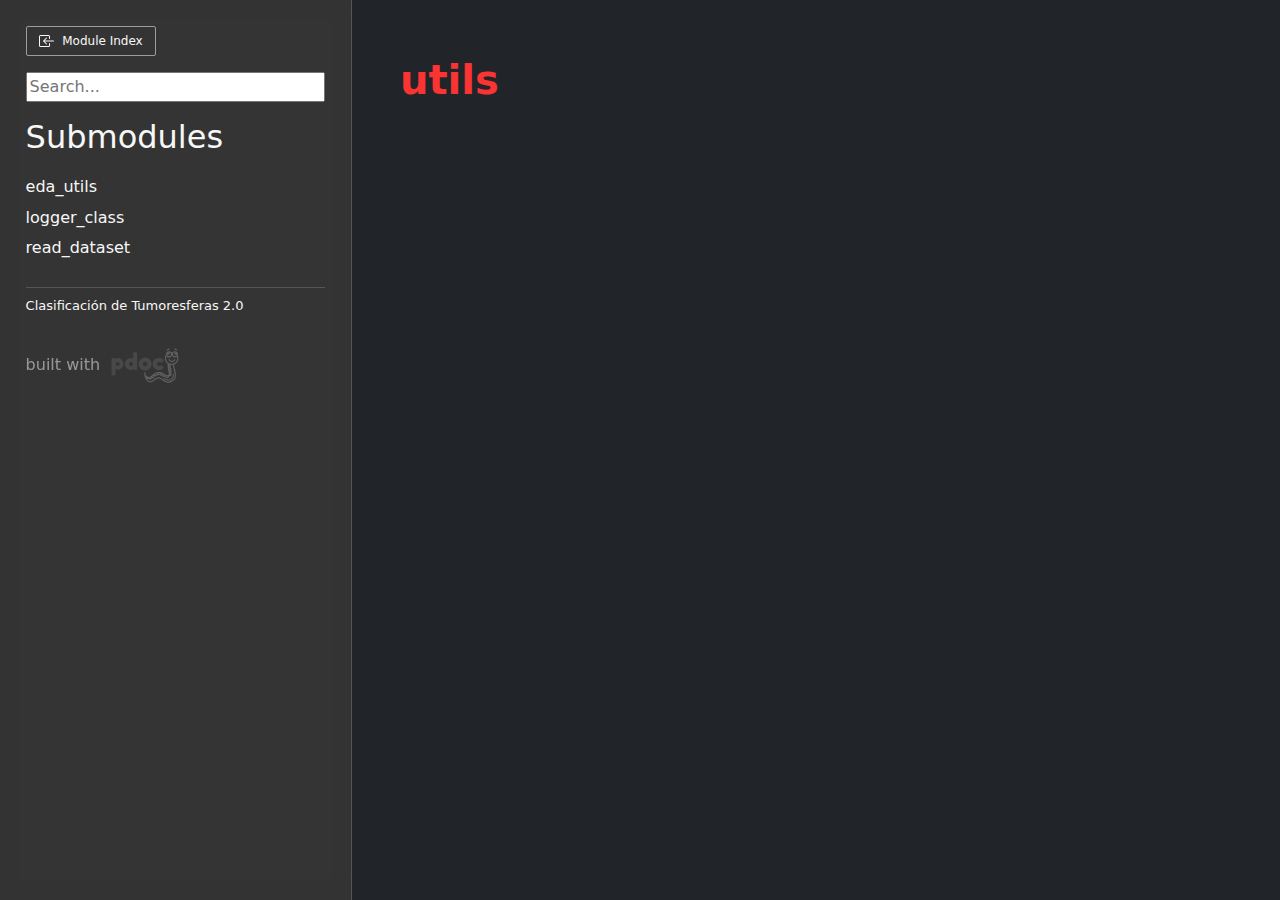
<file: py_folder/documentacion/Docs/utils.html>
<!doctype html>
<html lang="en">
<head>
    <meta charset="utf-8">
    <meta name="viewport" content="width=device-width, initial-scale=1">
    <meta name="generator" content="pdoc 14.0.0"/>
    <title>utils API documentation</title>
    <link rel="icon" type="image/png" href="https://raw.githubusercontent.com/luciabarg/datos_tumoresferas/main/ejemplo_segmentacion.png"/>

    <style>/*! * Bootstrap Reboot v5.0.0 (https://getbootstrap.com/) * Copyright 2011-2021 The Bootstrap Authors * Copyright 2011-2021 Twitter, Inc. * Licensed under MIT (https://github.com/twbs/bootstrap/blob/main/LICENSE) * Forked from Normalize.css, licensed MIT (https://github.com/necolas/normalize.css/blob/master/LICENSE.md) */*,::after,::before{box-sizing:border-box}@media (prefers-reduced-motion:no-preference){:root{scroll-behavior:smooth}}body{margin:0;font-family:system-ui,-apple-system,"Segoe UI",Roboto,"Helvetica Neue",Arial,"Noto Sans","Liberation Sans",sans-serif,"Apple Color Emoji","Segoe UI Emoji","Segoe UI Symbol","Noto Color Emoji";font-size:1rem;font-weight:400;line-height:1.5;color:#212529;background-color:#fff;-webkit-text-size-adjust:100%;-webkit-tap-highlight-color:transparent}hr{margin:1rem 0;color:inherit;background-color:currentColor;border:0;opacity:.25}hr:not([size]){height:1px}h1,h2,h3,h4,h5,h6{margin-top:0;margin-bottom:.5rem;font-weight:500;line-height:1.2}h1{font-size:calc(1.375rem + 1.5vw)}@media (min-width:1200px){h1{font-size:2.5rem}}h2{font-size:calc(1.325rem + .9vw)}@media (min-width:1200px){h2{font-size:2rem}}h3{font-size:calc(1.3rem + .6vw)}@media (min-width:1200px){h3{font-size:1.75rem}}h4{font-size:calc(1.275rem + .3vw)}@media (min-width:1200px){h4{font-size:1.5rem}}h5{font-size:1.25rem}h6{font-size:1rem}p{margin-top:0;margin-bottom:1rem}abbr[data-bs-original-title],abbr[title]{-webkit-text-decoration:underline dotted;text-decoration:underline dotted;cursor:help;-webkit-text-decoration-skip-ink:none;text-decoration-skip-ink:none}address{margin-bottom:1rem;font-style:normal;line-height:inherit}ol,ul{padding-left:2rem}dl,ol,ul{margin-top:0;margin-bottom:1rem}ol ol,ol ul,ul ol,ul ul{margin-bottom:0}dt{font-weight:700}dd{margin-bottom:.5rem;margin-left:0}blockquote{margin:0 0 1rem}b,strong{font-weight:bolder}small{font-size:.875em}mark{padding:.2em;background-color:#fcf8e3}sub,sup{position:relative;font-size:.75em;line-height:0;vertical-align:baseline}sub{bottom:-.25em}sup{top:-.5em}a{color:#0d6efd;text-decoration:underline}a:hover{color:#0a58ca}a:not([href]):not([class]),a:not([href]):not([class]):hover{color:inherit;text-decoration:none}code,kbd,pre,samp{font-family:SFMono-Regular,Menlo,Monaco,Consolas,"Liberation Mono","Courier New",monospace;font-size:1em;direction:ltr;unicode-bidi:bidi-override}pre{display:block;margin-top:0;margin-bottom:1rem;overflow:auto;font-size:.875em}pre code{font-size:inherit;color:inherit;word-break:normal}code{font-size:.875em;color:#d63384;word-wrap:break-word}a>code{color:inherit}kbd{padding:.2rem .4rem;font-size:.875em;color:#fff;background-color:#212529;border-radius:.2rem}kbd kbd{padding:0;font-size:1em;font-weight:700}figure{margin:0 0 1rem}img,svg{vertical-align:middle}table{caption-side:bottom;border-collapse:collapse}caption{padding-top:.5rem;padding-bottom:.5rem;color:#6c757d;text-align:left}th{text-align:inherit;text-align:-webkit-match-parent}tbody,td,tfoot,th,thead,tr{border-color:inherit;border-style:solid;border-width:0}label{display:inline-block}button{border-radius:0}button:focus:not(:focus-visible){outline:0}button,input,optgroup,select,textarea{margin:0;font-family:inherit;font-size:inherit;line-height:inherit}button,select{text-transform:none}[role=button]{cursor:pointer}select{word-wrap:normal}select:disabled{opacity:1}[list]::-webkit-calendar-picker-indicator{display:none}[type=button],[type=reset],[type=submit],button{-webkit-appearance:button}[type=button]:not(:disabled),[type=reset]:not(:disabled),[type=submit]:not(:disabled),button:not(:disabled){cursor:pointer}::-moz-focus-inner{padding:0;border-style:none}textarea{resize:vertical}fieldset{min-width:0;padding:0;margin:0;border:0}legend{float:left;width:100%;padding:0;margin-bottom:.5rem;font-size:calc(1.275rem + .3vw);line-height:inherit}@media (min-width:1200px){legend{font-size:1.5rem}}legend+*{clear:left}::-webkit-datetime-edit-day-field,::-webkit-datetime-edit-fields-wrapper,::-webkit-datetime-edit-hour-field,::-webkit-datetime-edit-minute,::-webkit-datetime-edit-month-field,::-webkit-datetime-edit-text,::-webkit-datetime-edit-year-field{padding:0}::-webkit-inner-spin-button{height:auto}[type=search]{outline-offset:-2px;-webkit-appearance:textfield}::-webkit-search-decoration{-webkit-appearance:none}::-webkit-color-swatch-wrapper{padding:0}::file-selector-button{font:inherit}::-webkit-file-upload-button{font:inherit;-webkit-appearance:button}output{display:inline-block}iframe{border:0}summary{display:list-item;cursor:pointer}progress{vertical-align:baseline}[hidden]{display:none!important}</style>
    <style>/*! syntax-highlighting.css */pre{line-height:125%;}span.linenos{color:inherit; background-color:transparent; padding-left:5px; padding-right:20px;}.pdoc-code .hll{background-color:#ffffcc}.pdoc-code{background:#f8f8f8;}.pdoc-code .c{color:#3D7B7B; font-style:italic}.pdoc-code .err{border:1px solid #FF0000}.pdoc-code .k{color:#008000; font-weight:bold}.pdoc-code .o{color:#666666}.pdoc-code .ch{color:#3D7B7B; font-style:italic}.pdoc-code .cm{color:#3D7B7B; font-style:italic}.pdoc-code .cp{color:#9C6500}.pdoc-code .cpf{color:#3D7B7B; font-style:italic}.pdoc-code .c1{color:#3D7B7B; font-style:italic}.pdoc-code .cs{color:#3D7B7B; font-style:italic}.pdoc-code .gd{color:#A00000}.pdoc-code .ge{font-style:italic}.pdoc-code .gr{color:#E40000}.pdoc-code .gh{color:#000080; font-weight:bold}.pdoc-code .gi{color:#008400}.pdoc-code .go{color:#717171}.pdoc-code .gp{color:#000080; font-weight:bold}.pdoc-code .gs{font-weight:bold}.pdoc-code .gu{color:#800080; font-weight:bold}.pdoc-code .gt{color:#0044DD}.pdoc-code .kc{color:#008000; font-weight:bold}.pdoc-code .kd{color:#008000; font-weight:bold}.pdoc-code .kn{color:#008000; font-weight:bold}.pdoc-code .kp{color:#008000}.pdoc-code .kr{color:#008000; font-weight:bold}.pdoc-code .kt{color:#B00040}.pdoc-code .m{color:#666666}.pdoc-code .s{color:#BA2121}.pdoc-code .na{color:#687822}.pdoc-code .nb{color:#008000}.pdoc-code .nc{color:#0000FF; font-weight:bold}.pdoc-code .no{color:#880000}.pdoc-code .nd{color:#AA22FF}.pdoc-code .ni{color:#717171; font-weight:bold}.pdoc-code .ne{color:#CB3F38; font-weight:bold}.pdoc-code .nf{color:#0000FF}.pdoc-code .nl{color:#767600}.pdoc-code .nn{color:#0000FF; font-weight:bold}.pdoc-code .nt{color:#008000; font-weight:bold}.pdoc-code .nv{color:#19177C}.pdoc-code .ow{color:#b922ff; font-weight:bold}.pdoc-code .w{color:#bbbbbb}.pdoc-code .mb{color:#666666}.pdoc-code .mf{color:#666666}.pdoc-code .mh{color:#666666}.pdoc-code .mi{color:#666666}.pdoc-code .mo{color:#666666}.pdoc-code .sa{color:#BA2121}.pdoc-code .sb{color:#BA2121}.pdoc-code .sc{color:#BA2121}.pdoc-code .dl{color:#BA2121}.pdoc-code .sd{color:#BA2121; font-style:italic}.pdoc-code .s2{color:#BA2121}.pdoc-code .se{color:#AA5D1F; font-weight:bold}.pdoc-code .sh{color:#BA2121}.pdoc-code .si{color:#A45A77; font-weight:bold}.pdoc-code .sx{color:#008000}.pdoc-code .sr{color:#A45A77}.pdoc-code .s1{color:#BA2121}.pdoc-code .ss{color:#19177C}.pdoc-code .bp{color:#008000}.pdoc-code .fm{color:#0000FF}.pdoc-code .vc{color:#19177C}.pdoc-code .vg{color:#19177C}.pdoc-code .vi{color:#19177C}.pdoc-code .vm{color:#19177C}.pdoc-code .il{color:#666666}</style>
    <style>/*! theme.css */:root{--pdoc-background:#212529;}.pdoc{--text:#f7f7f7;--muted:#9d9d9d;--link:#58a6ff;-link-hover:#3989ff;--code:#333;--active:#555;--accent:#343434;--accent2:#555;--nav-hover:rgba(192, 195, 204, 0.89);--name:#58a6ff;--def:rgb(250, 51, 51);--annotation:#00c037;}</style>
    <style>/*! layout.css */html, body{width:100%;height:100%;}html, main{scroll-behavior:smooth;}body{background-color:var(--pdoc-background);}@media (max-width:769px){#navtoggle{cursor:pointer;position:absolute;width:50px;height:40px;top:1rem;right:1rem;border-color:var(--text);color:var(--text);display:flex;opacity:0.8;z-index:999;}#navtoggle:hover{opacity:1;}#togglestate + div{display:none;}#togglestate:checked + div{display:inherit;}main, header{padding:2rem 3vw;}header + main{margin-top:-3rem;}.git-button{display:none !important;}nav input[type="search"]{max-width:77%;}nav input[type="search"]:first-child{margin-top:-6px;}nav input[type="search"]:valid ~ *{display:none !important;}}@media (min-width:770px){:root{--sidebar-width:clamp(12.5rem, 28vw, 22rem);}nav{position:fixed;overflow:auto;height:100vh;width:var(--sidebar-width);}main, header{padding:3rem 2rem 3rem calc(var(--sidebar-width) + 3rem);width:calc(54rem + var(--sidebar-width));max-width:100%;}header + main{margin-top:-4rem;}#navtoggle{display:none;}}#togglestate{position:absolute;height:0;opacity:0;}nav.pdoc{--pad:clamp(0.5rem, 2vw, 1.75rem);--indent:1.5rem;background-color:var(--accent);border-right:1px solid var(--accent2);box-shadow:0 0 20px rgba(50, 50, 50, .2) inset;padding:0 0 0 var(--pad);overflow-wrap:anywhere;scrollbar-width:thin; scrollbar-color:var(--accent2) transparent }nav.pdoc::-webkit-scrollbar{width:.4rem; }nav.pdoc::-webkit-scrollbar-thumb{background-color:var(--accent2); }nav.pdoc > div{padding:var(--pad) 0;}nav.pdoc .module-list-button{display:inline-flex;align-items:center;color:var(--text);border-color:var(--muted);margin-bottom:1rem;}nav.pdoc .module-list-button:hover{border-color:var(--text);}nav.pdoc input[type=search]{display:block;outline-offset:0;width:calc(100% - var(--pad));}nav.pdoc .logo{max-width:calc(100% - var(--pad));max-height:35vh;display:block;margin:0 auto 1rem;transform:translate(calc(-.5 * var(--pad)), 0);}nav.pdoc ul{list-style:none;padding-left:0;}nav.pdoc > div > ul{margin-left:calc(0px - var(--pad));}nav.pdoc li a{padding:.2rem 0 .2rem calc(var(--pad) + var(--indent));}nav.pdoc > div > ul > li > a{padding-left:var(--pad);}nav.pdoc li{transition:all 100ms;}nav.pdoc li:hover{background-color:var(--nav-hover);}nav.pdoc a, nav.pdoc a:hover{color:var(--text);}nav.pdoc a{display:block;}nav.pdoc > h2:first-of-type{margin-top:1.5rem;}nav.pdoc .class:before{content:"class ";color:var(--muted);}nav.pdoc .function:after{content:"()";color:var(--muted);}nav.pdoc footer:before{content:"";display:block;width:calc(100% - var(--pad));border-top:solid var(--accent2) 1px;margin-top:1.5rem;padding-top:.5rem;}nav.pdoc footer{font-size:small;}</style>
    <style>/*! content.css */.pdoc{color:var(--text);box-sizing:border-box;line-height:1.5;background:none;}.pdoc .pdoc-button{cursor:pointer;display:inline-block;border:solid black 1px;border-radius:2px;font-size:.75rem;padding:calc(0.5em - 1px) 1em;transition:100ms all;}.pdoc .pdoc-alert{padding:1rem 1rem 1rem calc(1.5rem + 24px);border:1px solid transparent;border-radius:.25rem;background-repeat:no-repeat;background-position:1rem center;margin-bottom:1rem;}.pdoc .pdoc-alert > *:last-child{margin-bottom:0;}.pdoc .pdoc-alert-note {color:#084298;background-color:#cfe2ff;border-color:#b6d4fe;background-image:url("data:image/svg+xml,%3Csvg%20xmlns%3D%22http%3A//www.w3.org/2000/svg%22%20width%3D%2224%22%20height%3D%2224%22%20fill%3D%22%23084298%22%20viewBox%3D%220%200%2016%2016%22%3E%3Cpath%20d%3D%22M8%2016A8%208%200%201%200%208%200a8%208%200%200%200%200%2016zm.93-9.412-1%204.705c-.07.34.029.533.304.533.194%200%20.487-.07.686-.246l-.088.416c-.287.346-.92.598-1.465.598-.703%200-1.002-.422-.808-1.319l.738-3.468c.064-.293.006-.399-.287-.47l-.451-.081.082-.381%202.29-.287zM8%205.5a1%201%200%201%201%200-2%201%201%200%200%201%200%202z%22/%3E%3C/svg%3E");}.pdoc .pdoc-alert-warning{color:#664d03;background-color:#fff3cd;border-color:#ffecb5;background-image:url("data:image/svg+xml,%3Csvg%20xmlns%3D%22http%3A//www.w3.org/2000/svg%22%20width%3D%2224%22%20height%3D%2224%22%20fill%3D%22%23664d03%22%20viewBox%3D%220%200%2016%2016%22%3E%3Cpath%20d%3D%22M8.982%201.566a1.13%201.13%200%200%200-1.96%200L.165%2013.233c-.457.778.091%201.767.98%201.767h13.713c.889%200%201.438-.99.98-1.767L8.982%201.566zM8%205c.535%200%20.954.462.9.995l-.35%203.507a.552.552%200%200%201-1.1%200L7.1%205.995A.905.905%200%200%201%208%205zm.002%206a1%201%200%201%201%200%202%201%201%200%200%201%200-2z%22/%3E%3C/svg%3E");}.pdoc .pdoc-alert-danger{color:#842029;background-color:#f8d7da;border-color:#f5c2c7;background-image:url("data:image/svg+xml,%3Csvg%20xmlns%3D%22http%3A//www.w3.org/2000/svg%22%20width%3D%2224%22%20height%3D%2224%22%20fill%3D%22%23842029%22%20viewBox%3D%220%200%2016%2016%22%3E%3Cpath%20d%3D%22M5.52.359A.5.5%200%200%201%206%200h4a.5.5%200%200%201%20.474.658L8.694%206H12.5a.5.5%200%200%201%20.395.807l-7%209a.5.5%200%200%201-.873-.454L6.823%209.5H3.5a.5.5%200%200%201-.48-.641l2.5-8.5z%22/%3E%3C/svg%3E");}.pdoc .visually-hidden{position:absolute !important;width:1px !important;height:1px !important;padding:0 !important;margin:-1px !important;overflow:hidden !important;clip:rect(0, 0, 0, 0) !important;white-space:nowrap !important;border:0 !important;}.pdoc h1, .pdoc h2, .pdoc h3{font-weight:300;margin:.3em 0;padding:.2em 0;}.pdoc > section:not(.module-info) h1{font-size:1.5rem;font-weight:500;}.pdoc > section:not(.module-info) h2{font-size:1.4rem;font-weight:500;}.pdoc > section:not(.module-info) h3{font-size:1.3rem;font-weight:500;}.pdoc > section:not(.module-info) h4{font-size:1.2rem;}.pdoc > section:not(.module-info) h5{font-size:1.1rem;}.pdoc a{text-decoration:none;color:var(--link);}.pdoc a:hover{color:var(--link-hover);}.pdoc blockquote{margin-left:2rem;}.pdoc pre{border-top:1px solid var(--accent2);border-bottom:1px solid var(--accent2);margin-top:0;margin-bottom:1em;padding:.5rem 0 .5rem .5rem;overflow-x:auto;background-color:var(--code);}.pdoc code{color:var(--text);padding:.2em .4em;margin:0;font-size:85%;background-color:var(--code);border-radius:6px;}.pdoc a > code{color:inherit;}.pdoc pre > code{display:inline-block;font-size:inherit;background:none;border:none;padding:0;}.pdoc > section:not(.module-info){margin-bottom:1.5rem;}.pdoc .modulename{margin-top:0;font-weight:bold;}.pdoc .modulename a{color:var(--link);transition:100ms all;}.pdoc .git-button{float:right;border:solid var(--link) 1px;}.pdoc .git-button:hover{background-color:var(--link);color:var(--pdoc-background);}.view-source-toggle-state,.view-source-toggle-state ~ .pdoc-code{display:none;}.view-source-toggle-state:checked ~ .pdoc-code{display:block;}.view-source-button{display:inline-block;float:right;font-size:.75rem;line-height:1.5rem;color:var(--muted);padding:0 .4rem 0 1.3rem;cursor:pointer;text-indent:-2px;}.view-source-button > span{visibility:hidden;}.module-info .view-source-button{float:none;display:flex;justify-content:flex-end;margin:-1.2rem .4rem -.2rem 0;}.view-source-button::before{position:absolute;content:"View Source";display:list-item;list-style-type:disclosure-closed;}.view-source-toggle-state:checked ~ .attr .view-source-button::before,.view-source-toggle-state:checked ~ .view-source-button::before{list-style-type:disclosure-open;}.pdoc .docstring{margin-bottom:1.5rem;}.pdoc section:not(.module-info) .docstring{margin-left:clamp(0rem, 5vw - 2rem, 1rem);}.pdoc .docstring .pdoc-code{margin-left:1em;margin-right:1em;}.pdoc h1:target,.pdoc h2:target,.pdoc h3:target,.pdoc h4:target,.pdoc h5:target,.pdoc h6:target,.pdoc .pdoc-code > pre > span:target{background-color:var(--active);box-shadow:-1rem 0 0 0 var(--active);}.pdoc .pdoc-code > pre > span:target{display:block;}.pdoc div:target > .attr,.pdoc section:target > .attr,.pdoc dd:target > a{background-color:var(--active);}.pdoc *{scroll-margin:2rem;}.pdoc .pdoc-code .linenos{user-select:none;}.pdoc .attr:hover{filter:contrast(0.95);}.pdoc section, .pdoc .classattr{position:relative;}.pdoc .headerlink{--width:clamp(1rem, 3vw, 2rem);position:absolute;top:0;left:calc(0rem - var(--width));transition:all 100ms ease-in-out;opacity:0;}.pdoc .headerlink::before{content:"#";display:block;text-align:center;width:var(--width);height:2.3rem;line-height:2.3rem;font-size:1.5rem;}.pdoc .attr:hover ~ .headerlink,.pdoc *:target > .headerlink,.pdoc .headerlink:hover{opacity:1;}.pdoc .attr{display:block;margin:.5rem 0 .5rem;padding:.4rem .4rem .4rem 1rem;background-color:var(--accent);overflow-x:auto;}.pdoc .classattr{margin-left:2rem;}.pdoc .name{color:var(--name);font-weight:bold;}.pdoc .def{color:var(--def);font-weight:bold;}.pdoc .signature{background-color:transparent;}.pdoc .param, .pdoc .return-annotation{white-space:pre;}.pdoc .signature.multiline .param{display:block;}.pdoc .signature.condensed .param{display:inline-block;}.pdoc .annotation{color:var(--annotation);}.pdoc .view-value-toggle-state,.pdoc .view-value-toggle-state ~ .default_value{display:none;}.pdoc .view-value-toggle-state:checked ~ .default_value{display:inherit;}.pdoc .view-value-button{font-size:.5rem;vertical-align:middle;border-style:dashed;margin-top:-0.1rem;}.pdoc .view-value-button:hover{background:white;}.pdoc .view-value-button::before{content:"show";text-align:center;width:2.2em;display:inline-block;}.pdoc .view-value-toggle-state:checked ~ .view-value-button::before{content:"hide";}.pdoc .inherited{margin-left:2rem;}.pdoc .inherited dt{font-weight:700;}.pdoc .inherited dt, .pdoc .inherited dd{display:inline;margin-left:0;margin-bottom:.5rem;}.pdoc .inherited dd:not(:last-child):after{content:", ";}.pdoc .inherited .class:before{content:"class ";}.pdoc .inherited .function a:after{content:"()";}.pdoc .search-result .docstring{overflow:auto;max-height:25vh;}.pdoc .search-result.focused > .attr{background-color:var(--active);}.pdoc .attribution{margin-top:2rem;display:block;opacity:0.5;transition:all 200ms;filter:grayscale(100%);}.pdoc .attribution:hover{opacity:1;filter:grayscale(0%);}.pdoc .attribution img{margin-left:5px;height:35px;vertical-align:middle;width:70px;transition:all 200ms;}.pdoc table{display:block;width:max-content;max-width:100%;overflow:auto;margin-bottom:1rem;}.pdoc table th{font-weight:600;}.pdoc table th, .pdoc table td{padding:6px 13px;border:1px solid var(--accent2);}</style>
    <style>/*! custom.css */.modulename{color:rgb(250, 51, 51);}</style></head>
<body>
    <nav class="pdoc">
        <label id="navtoggle" for="togglestate" class="pdoc-button"><svg xmlns='http://www.w3.org/2000/svg' viewBox='0 0 30 30'><path stroke-linecap='round' stroke="currentColor" stroke-miterlimit='10' stroke-width='2' d='M4 7h22M4 15h22M4 23h22'/></svg></label>
        <input id="togglestate" type="checkbox" aria-hidden="true" tabindex="-1">
        <div>            <a class="pdoc-button module-list-button" href="index.html">
<svg xmlns="http://www.w3.org/2000/svg" width="16" height="16" fill="currentColor" class="bi bi-box-arrow-in-left" viewBox="0 0 16 16">
  <path fill-rule="evenodd" d="M10 3.5a.5.5 0 0 0-.5-.5h-8a.5.5 0 0 0-.5.5v9a.5.5 0 0 0 .5.5h8a.5.5 0 0 0 .5-.5v-2a.5.5 0 0 1 1 0v2A1.5 1.5 0 0 1 9.5 14h-8A1.5 1.5 0 0 1 0 12.5v-9A1.5 1.5 0 0 1 1.5 2h8A1.5 1.5 0 0 1 11 3.5v2a.5.5 0 0 1-1 0v-2z"/>
  <path fill-rule="evenodd" d="M4.146 8.354a.5.5 0 0 1 0-.708l3-3a.5.5 0 1 1 .708.708L5.707 7.5H14.5a.5.5 0 0 1 0 1H5.707l2.147 2.146a.5.5 0 0 1-.708.708l-3-3z"/>
</svg>                &nbsp;
                Module Index
            </a>


            <input type="search" placeholder="Search..." role="searchbox" aria-label="search"
                   pattern=".+" required>


            <h2>Submodules</h2>
            <ul>
                    <li><a href="utils/eda_utils.html">eda_utils</a></li>
                    <li><a href="utils/logger_class.html">logger_class</a></li>
                    <li><a href="utils/read_dataset.html">read_dataset</a></li>
            </ul>


    <footer>Clasificación de Tumoresferas 2.0</footer>

        <a class="attribution" title="pdoc: Python API documentation generator" href="https://pdoc.dev" target="_blank">
            built with <span class="visually-hidden">pdoc</span><img
                alt="pdoc logo"
                src="data:image/svg+xml,%3Csvg%20xmlns%3D%22http%3A//www.w3.org/2000/svg%22%20role%3D%22img%22%20aria-label%3D%22pdoc%20logo%22%20width%3D%22300%22%20height%3D%22150%22%20viewBox%3D%22-1%200%2060%2030%22%3E%3Ctitle%3Epdoc%3C/title%3E%3Cpath%20d%3D%22M29.621%2021.293c-.011-.273-.214-.475-.511-.481a.5.5%200%200%200-.489.503l-.044%201.393c-.097.551-.695%201.215-1.566%201.704-.577.428-1.306.486-2.193.182-1.426-.617-2.467-1.654-3.304-2.487l-.173-.172a3.43%203.43%200%200%200-.365-.306.49.49%200%200%200-.286-.196c-1.718-1.06-4.931-1.47-7.353.191l-.219.15c-1.707%201.187-3.413%202.131-4.328%201.03-.02-.027-.49-.685-.141-1.763.233-.721.546-2.408.772-4.076.042-.09.067-.187.046-.288.166-1.347.277-2.625.241-3.351%201.378-1.008%202.271-2.586%202.271-4.362%200-.976-.272-1.935-.788-2.774-.057-.094-.122-.18-.184-.268.033-.167.052-.339.052-.516%200-1.477-1.202-2.679-2.679-2.679-.791%200-1.496.352-1.987.9a6.3%206.3%200%200%200-1.001.029c-.492-.564-1.207-.929-2.012-.929-1.477%200-2.679%201.202-2.679%202.679A2.65%202.65%200%200%200%20.97%206.554c-.383.747-.595%201.572-.595%202.41%200%202.311%201.507%204.29%203.635%205.107-.037.699-.147%202.27-.423%203.294l-.137.461c-.622%202.042-2.515%208.257%201.727%2010.643%201.614.908%203.06%201.248%204.317%201.248%202.665%200%204.492-1.524%205.322-2.401%201.476-1.559%202.886-1.854%206.491.82%201.877%201.393%203.514%201.753%204.861%201.068%202.223-1.713%202.811-3.867%203.399-6.374.077-.846.056-1.469.054-1.537zm-4.835%204.313c-.054.305-.156.586-.242.629-.034-.007-.131-.022-.307-.157-.145-.111-.314-.478-.456-.908.221.121.432.25.675.355.115.039.219.051.33.081zm-2.251-1.238c-.05.33-.158.648-.252.694-.022.001-.125-.018-.307-.157-.217-.166-.488-.906-.639-1.573.358.344.754.693%201.198%201.036zm-3.887-2.337c-.006-.116-.018-.231-.041-.342.635.145%201.189.368%201.599.625.097.231.166.481.174.642-.03.049-.055.101-.067.158-.046.013-.128.026-.298.004-.278-.037-.901-.57-1.367-1.087zm-1.127-.497c.116.306.176.625.12.71-.019.014-.117.045-.345.016-.206-.027-.604-.332-.986-.695.41-.051.816-.056%201.211-.031zm-4.535%201.535c.209.22.379.47.358.598-.006.041-.088.138-.351.234-.144.055-.539-.063-.979-.259a11.66%2011.66%200%200%200%20.972-.573zm.983-.664c.359-.237.738-.418%201.126-.554.25.237.479.548.457.694-.006.042-.087.138-.351.235-.174.064-.694-.105-1.232-.375zm-3.381%201.794c-.022.145-.061.29-.149.401-.133.166-.358.248-.69.251h-.002c-.133%200-.306-.26-.45-.621.417.091.854.07%201.291-.031zm-2.066-8.077a4.78%204.78%200%200%201-.775-.584c.172-.115.505-.254.88-.378l-.105.962zm-.331%202.302a10.32%2010.32%200%200%201-.828-.502c.202-.143.576-.328.984-.49l-.156.992zm-.45%202.157l-.701-.403c.214-.115.536-.249.891-.376a11.57%2011.57%200%200%201-.19.779zm-.181%201.716c.064.398.194.702.298.893-.194-.051-.435-.162-.736-.398.061-.119.224-.3.438-.495zM8.87%204.141c0%20.152-.123.276-.276.276s-.275-.124-.275-.276.123-.276.276-.276.275.124.275.276zm-.735-.389a1.15%201.15%200%200%200-.314.783%201.16%201.16%200%200%200%201.162%201.162c.457%200%20.842-.27%201.032-.653.026.117.042.238.042.362a1.68%201.68%200%200%201-1.679%201.679%201.68%201.68%200%200%201-1.679-1.679c0-.843.626-1.535%201.436-1.654zM5.059%205.406A1.68%201.68%200%200%201%203.38%207.085a1.68%201.68%200%200%201-1.679-1.679c0-.037.009-.072.011-.109.21.3.541.508.935.508a1.16%201.16%200%200%200%201.162-1.162%201.14%201.14%200%200%200-.474-.912c.015%200%20.03-.005.045-.005.926.001%201.679.754%201.679%201.68zM3.198%204.141c0%20.152-.123.276-.276.276s-.275-.124-.275-.276.123-.276.276-.276.275.124.275.276zM1.375%208.964c0-.52.103-1.035.288-1.52.466.394%201.06.64%201.717.64%201.144%200%202.116-.725%202.499-1.738.383%201.012%201.355%201.738%202.499%201.738.867%200%201.631-.421%202.121-1.062.307.605.478%201.267.478%201.942%200%202.486-2.153%204.51-4.801%204.51s-4.801-2.023-4.801-4.51zm24.342%2019.349c-.985.498-2.267.168-3.813-.979-3.073-2.281-5.453-3.199-7.813-.705-1.315%201.391-4.163%203.365-8.423.97-3.174-1.786-2.239-6.266-1.261-9.479l.146-.492c.276-1.02.395-2.457.444-3.268a6.11%206.11%200%200%200%201.18.115%206.01%206.01%200%200%200%202.536-.562l-.006.175c-.802.215-1.848.612-2.021%201.25-.079.295.021.601.274.837.219.203.415.364.598.501-.667.304-1.243.698-1.311%201.179-.02.144-.022.507.393.787.213.144.395.26.564.365-1.285.521-1.361.96-1.381%201.126-.018.142-.011.496.427.746l.854.489c-.473.389-.971.914-.999%201.429-.018.278.095.532.316.713.675.556%201.231.721%201.653.721.059%200%20.104-.014.158-.02.207.707.641%201.64%201.513%201.64h.013c.8-.008%201.236-.345%201.462-.626.173-.216.268-.457.325-.692.424.195.93.374%201.372.374.151%200%20.294-.021.423-.068.732-.27.944-.704.993-1.021.009-.061.003-.119.002-.179.266.086.538.147.789.147.15%200%20.294-.021.423-.069.542-.2.797-.489.914-.754.237.147.478.258.704.288.106.014.205.021.296.021.356%200%20.595-.101.767-.229.438.435%201.094.992%201.656%201.067.106.014.205.021.296.021a1.56%201.56%200%200%200%20.323-.035c.17.575.453%201.289.866%201.605.358.273.665.362.914.362a.99.99%200%200%200%20.421-.093%201.03%201.03%200%200%200%20.245-.164c.168.428.39.846.68%201.068.358.273.665.362.913.362a.99.99%200%200%200%20.421-.093c.317-.148.512-.448.639-.762.251.157.495.257.726.257.127%200%20.25-.024.37-.071.427-.17.706-.617.841-1.314.022-.015.047-.022.068-.038.067-.051.133-.104.196-.159-.443%201.486-1.107%202.761-2.086%203.257zM8.66%209.925a.5.5%200%201%200-1%200c0%20.653-.818%201.205-1.787%201.205s-1.787-.552-1.787-1.205a.5.5%200%201%200-1%200c0%201.216%201.25%202.205%202.787%202.205s2.787-.989%202.787-2.205zm4.4%2015.965l-.208.097c-2.661%201.258-4.708%201.436-6.086.527-1.542-1.017-1.88-3.19-1.844-4.198a.4.4%200%200%200-.385-.414c-.242-.029-.406.164-.414.385-.046%201.249.367%203.686%202.202%204.896.708.467%201.547.7%202.51.7%201.248%200%202.706-.392%204.362-1.174l.185-.086a.4.4%200%200%200%20.205-.527c-.089-.204-.326-.291-.527-.206zM9.547%202.292c.093.077.205.114.317.114a.5.5%200%200%200%20.318-.886L8.817.397a.5.5%200%200%200-.703.068.5.5%200%200%200%20.069.703l1.364%201.124zm-7.661-.065c.086%200%20.173-.022.253-.068l1.523-.893a.5.5%200%200%200-.506-.863l-1.523.892a.5.5%200%200%200-.179.685c.094.158.261.247.432.247z%22%20transform%3D%22matrix%28-1%200%200%201%2058%200%29%22%20fill%3D%22%233bb300%22/%3E%3Cpath%20d%3D%22M.3%2021.86V10.18q0-.46.02-.68.04-.22.18-.5.28-.54%201.34-.54%201.06%200%201.42.28.38.26.44.78.76-1.04%202.38-1.04%201.64%200%203.1%201.54%201.46%201.54%201.46%203.58%200%202.04-1.46%203.58-1.44%201.54-3.08%201.54-1.64%200-2.38-.92v4.04q0%20.46-.04.68-.02.22-.18.5-.14.3-.5.42-.36.12-.98.12-.62%200-1-.12-.36-.12-.52-.4-.14-.28-.18-.5-.02-.22-.02-.68zm3.96-9.42q-.46.54-.46%201.18%200%20.64.46%201.18.48.52%201.2.52.74%200%201.24-.52.52-.52.52-1.18%200-.66-.48-1.18-.48-.54-1.26-.54-.76%200-1.22.54zm14.741-8.36q.16-.3.54-.42.38-.12%201-.12.64%200%201.02.12.38.12.52.42.16.3.18.54.04.22.04.68v11.94q0%20.46-.04.7-.02.22-.18.5-.3.54-1.7.54-1.38%200-1.54-.98-.84.96-2.34.96-1.8%200-3.28-1.56-1.48-1.58-1.48-3.66%200-2.1%201.48-3.68%201.5-1.58%203.28-1.58%201.48%200%202.3%201v-4.2q0-.46.02-.68.04-.24.18-.52zm-3.24%2010.86q.52.54%201.26.54.74%200%201.22-.54.5-.54.5-1.18%200-.66-.48-1.22-.46-.56-1.26-.56-.8%200-1.28.56-.48.54-.48%201.2%200%20.66.52%201.2zm7.833-1.2q0-2.4%201.68-3.96%201.68-1.56%203.84-1.56%202.16%200%203.82%201.56%201.66%201.54%201.66%203.94%200%201.66-.86%202.96-.86%201.28-2.1%201.9-1.22.6-2.54.6-1.32%200-2.56-.64-1.24-.66-2.1-1.92-.84-1.28-.84-2.88zm4.18%201.44q.64.48%201.3.48.66%200%201.32-.5.66-.5.66-1.48%200-.98-.62-1.46-.62-.48-1.34-.48-.72%200-1.34.5-.62.5-.62%201.48%200%20.96.64%201.46zm11.412-1.44q0%20.84.56%201.32.56.46%201.18.46.64%200%201.18-.36.56-.38.9-.38.6%200%201.46%201.06.46.58.46%201.04%200%20.76-1.1%201.42-1.14.8-2.8.8-1.86%200-3.58-1.34-.82-.64-1.34-1.7-.52-1.08-.52-2.36%200-1.3.52-2.34.52-1.06%201.34-1.7%201.66-1.32%203.54-1.32.76%200%201.48.22.72.2%201.06.4l.32.2q.36.24.56.38.52.4.52.92%200%20.5-.42%201.14-.72%201.1-1.38%201.1-.38%200-1.08-.44-.36-.34-1.04-.34-.66%200-1.24.48-.58.48-.58%201.34z%22%20fill%3D%22green%22/%3E%3C/svg%3E"/>
        </a>
</div>
    </nav>
    <main class="pdoc">
            <section class="module-info">
                    <h1 class="modulename">
utils    </h1>

                
                
                
                
            </section>
    </main>
<script>
    function escapeHTML(html) {
        return document.createElement('div').appendChild(document.createTextNode(html)).parentNode.innerHTML;
    }

    const originalContent = document.querySelector("main.pdoc");
    let currentContent = originalContent;

    function setContent(innerHTML) {
        let elem;
        if (innerHTML) {
            elem = document.createElement("main");
            elem.classList.add("pdoc");
            elem.innerHTML = innerHTML;
        } else {
            elem = originalContent;
        }
        if (currentContent !== elem) {
            currentContent.replaceWith(elem);
            currentContent = elem;
        }
    }

    function getSearchTerm() {
        return (new URL(window.location)).searchParams.get("search");
    }

    const searchBox = document.querySelector(".pdoc input[type=search]");
    searchBox.addEventListener("input", function () {
        let url = new URL(window.location);
        if (searchBox.value.trim()) {
            url.hash = "";
            url.searchParams.set("search", searchBox.value);
        } else {
            url.searchParams.delete("search");
        }
        history.replaceState("", "", url.toString());
        onInput();
    });
    window.addEventListener("popstate", onInput);


    let search, searchErr;

    async function initialize() {
        try {
            search = await new Promise((resolve, reject) => {
                const script = document.createElement("script");
                script.type = "text/javascript";
                script.async = true;
                script.onload = () => resolve(window.pdocSearch);
                script.onerror = (e) => reject(e);
                script.src = "search.js";
                document.getElementsByTagName("head")[0].appendChild(script);
            });
        } catch (e) {
            console.error("Cannot fetch pdoc search index");
            searchErr = "Cannot fetch search index.";
        }
        onInput();

        document.querySelector("nav.pdoc").addEventListener("click", e => {
            if (e.target.hash) {
                searchBox.value = "";
                searchBox.dispatchEvent(new Event("input"));
            }
        });
    }

    function onInput() {
        setContent((() => {
            const term = getSearchTerm();
            if (!term) {
                return null
            }
            if (searchErr) {
                return `<h3>Error: ${searchErr}</h3>`
            }
            if (!search) {
                return "<h3>Searching...</h3>"
            }

            window.scrollTo({top: 0, left: 0, behavior: 'auto'});

            const results = search(term);

            let html;
            if (results.length === 0) {
                html = `No search results for '${escapeHTML(term)}'.`
            } else {
                html = `<h4>${results.length} search result${results.length > 1 ? "s" : ""} for '${escapeHTML(term)}'.</h4>`;
            }
            for (let result of results.slice(0, 10)) {
                let doc = result.doc;
                let url = `${doc.modulename.replaceAll(".", "/")}.html`;
                if (doc.qualname) {
                    url += `#${doc.qualname}`;
                }

                let heading;
                switch (result.doc.kind) {
                    case "function":
                        if (doc.fullname.endsWith(".__init__")) {
                            heading = `<span class="name">${doc.fullname.replace(/\.__init__$/, "")}</span>${doc.signature}`;
                        } else {
                            heading = `<span class="def">${doc.funcdef}</span> <span class="name">${doc.fullname}</span>${doc.signature}`;
                        }
                        break;
                    case "class":
                        heading = `<span class="def">class</span> <span class="name">${doc.fullname}</span>`;
                        if (doc.bases)
                            heading += `<wbr>(<span class="base">${doc.bases}</span>)`;
                        heading += `:`;
                        break;
                    case "variable":
                        heading = `<span class="name">${doc.fullname}</span>`;
                        if (doc.annotation)
                            heading += `<span class="annotation">${doc.annotation}</span>`;
                        if (doc.default_value)
                            heading += `<span class="default_value"> = ${doc.default_value}</span>`;
                        break;
                    default:
                        heading = `<span class="name">${doc.fullname}</span>`;
                        break;
                }
                html += `
                        <section class="search-result">
                        <a href="${url}" class="attr ${doc.kind}">${heading}</a>
                        <div class="docstring">${doc.doc}</div>
                        </section>
                    `;

            }
            return html;
        })());
    }

    if (getSearchTerm()) {
        initialize();
        searchBox.value = getSearchTerm();
        onInput();
    } else {
        searchBox.addEventListener("focus", initialize, {once: true});
    }

    searchBox.addEventListener("keydown", e => {
        if (["ArrowDown", "ArrowUp", "Enter"].includes(e.key)) {
            let focused = currentContent.querySelector(".search-result.focused");
            if (!focused) {
                currentContent.querySelector(".search-result").classList.add("focused");
            } else if (
                e.key === "ArrowDown"
                && focused.nextElementSibling
                && focused.nextElementSibling.classList.contains("search-result")
            ) {
                focused.classList.remove("focused");
                focused.nextElementSibling.classList.add("focused");
                focused.nextElementSibling.scrollIntoView({
                    behavior: "smooth",
                    block: "nearest",
                    inline: "nearest"
                });
            } else if (
                e.key === "ArrowUp"
                && focused.previousElementSibling
                && focused.previousElementSibling.classList.contains("search-result")
            ) {
                focused.classList.remove("focused");
                focused.previousElementSibling.classList.add("focused");
                focused.previousElementSibling.scrollIntoView({
                    behavior: "smooth",
                    block: "nearest",
                    inline: "nearest"
                });
            } else if (
                e.key === "Enter"
            ) {
                focused.querySelector("a").click();
            }
        }
    });
</script></body>
</html>
</file>
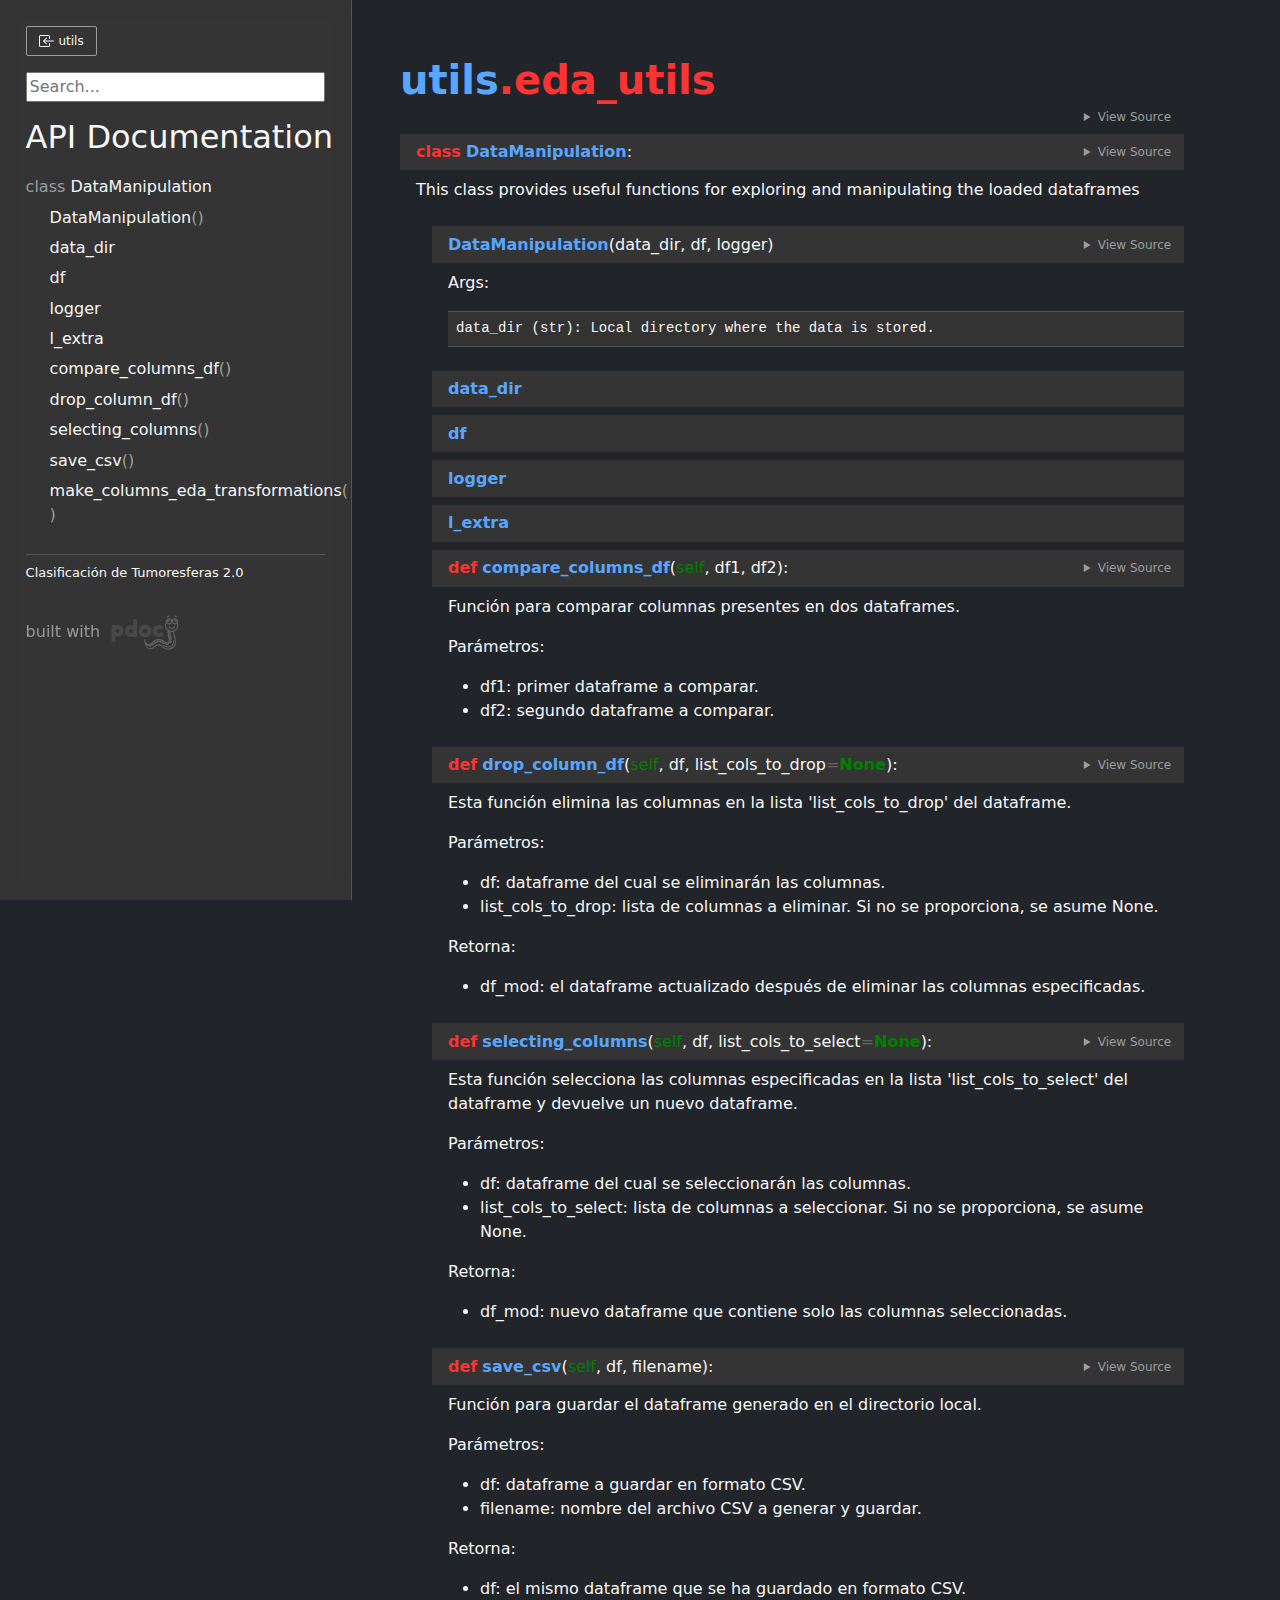
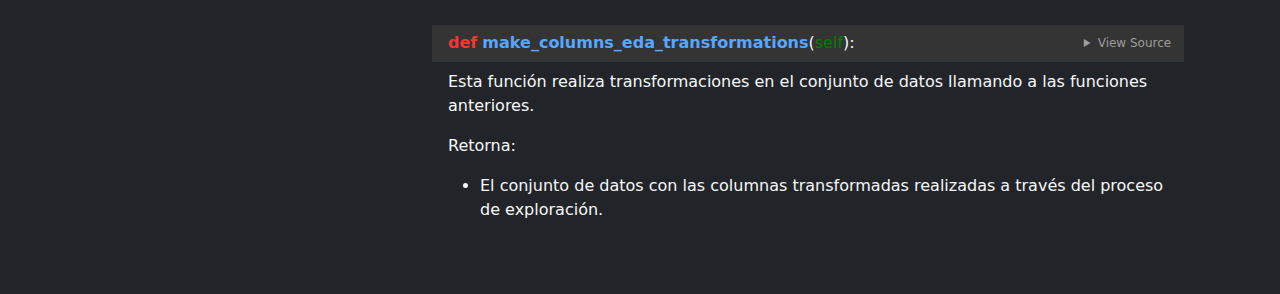
<file: py_folder/documentacion/Docs/utils/eda_utils.html>
<!doctype html>
<html lang="en">
<head>
    <meta charset="utf-8">
    <meta name="viewport" content="width=device-width, initial-scale=1">
    <meta name="generator" content="pdoc 14.0.0"/>
    <title>utils.eda_utils API documentation</title>
    <link rel="icon" type="image/png" href="https://raw.githubusercontent.com/luciabarg/datos_tumoresferas/main/ejemplo_segmentacion.png"/>

    <style>/*! * Bootstrap Reboot v5.0.0 (https://getbootstrap.com/) * Copyright 2011-2021 The Bootstrap Authors * Copyright 2011-2021 Twitter, Inc. * Licensed under MIT (https://github.com/twbs/bootstrap/blob/main/LICENSE) * Forked from Normalize.css, licensed MIT (https://github.com/necolas/normalize.css/blob/master/LICENSE.md) */*,::after,::before{box-sizing:border-box}@media (prefers-reduced-motion:no-preference){:root{scroll-behavior:smooth}}body{margin:0;font-family:system-ui,-apple-system,"Segoe UI",Roboto,"Helvetica Neue",Arial,"Noto Sans","Liberation Sans",sans-serif,"Apple Color Emoji","Segoe UI Emoji","Segoe UI Symbol","Noto Color Emoji";font-size:1rem;font-weight:400;line-height:1.5;color:#212529;background-color:#fff;-webkit-text-size-adjust:100%;-webkit-tap-highlight-color:transparent}hr{margin:1rem 0;color:inherit;background-color:currentColor;border:0;opacity:.25}hr:not([size]){height:1px}h1,h2,h3,h4,h5,h6{margin-top:0;margin-bottom:.5rem;font-weight:500;line-height:1.2}h1{font-size:calc(1.375rem + 1.5vw)}@media (min-width:1200px){h1{font-size:2.5rem}}h2{font-size:calc(1.325rem + .9vw)}@media (min-width:1200px){h2{font-size:2rem}}h3{font-size:calc(1.3rem + .6vw)}@media (min-width:1200px){h3{font-size:1.75rem}}h4{font-size:calc(1.275rem + .3vw)}@media (min-width:1200px){h4{font-size:1.5rem}}h5{font-size:1.25rem}h6{font-size:1rem}p{margin-top:0;margin-bottom:1rem}abbr[data-bs-original-title],abbr[title]{-webkit-text-decoration:underline dotted;text-decoration:underline dotted;cursor:help;-webkit-text-decoration-skip-ink:none;text-decoration-skip-ink:none}address{margin-bottom:1rem;font-style:normal;line-height:inherit}ol,ul{padding-left:2rem}dl,ol,ul{margin-top:0;margin-bottom:1rem}ol ol,ol ul,ul ol,ul ul{margin-bottom:0}dt{font-weight:700}dd{margin-bottom:.5rem;margin-left:0}blockquote{margin:0 0 1rem}b,strong{font-weight:bolder}small{font-size:.875em}mark{padding:.2em;background-color:#fcf8e3}sub,sup{position:relative;font-size:.75em;line-height:0;vertical-align:baseline}sub{bottom:-.25em}sup{top:-.5em}a{color:#0d6efd;text-decoration:underline}a:hover{color:#0a58ca}a:not([href]):not([class]),a:not([href]):not([class]):hover{color:inherit;text-decoration:none}code,kbd,pre,samp{font-family:SFMono-Regular,Menlo,Monaco,Consolas,"Liberation Mono","Courier New",monospace;font-size:1em;direction:ltr;unicode-bidi:bidi-override}pre{display:block;margin-top:0;margin-bottom:1rem;overflow:auto;font-size:.875em}pre code{font-size:inherit;color:inherit;word-break:normal}code{font-size:.875em;color:#d63384;word-wrap:break-word}a>code{color:inherit}kbd{padding:.2rem .4rem;font-size:.875em;color:#fff;background-color:#212529;border-radius:.2rem}kbd kbd{padding:0;font-size:1em;font-weight:700}figure{margin:0 0 1rem}img,svg{vertical-align:middle}table{caption-side:bottom;border-collapse:collapse}caption{padding-top:.5rem;padding-bottom:.5rem;color:#6c757d;text-align:left}th{text-align:inherit;text-align:-webkit-match-parent}tbody,td,tfoot,th,thead,tr{border-color:inherit;border-style:solid;border-width:0}label{display:inline-block}button{border-radius:0}button:focus:not(:focus-visible){outline:0}button,input,optgroup,select,textarea{margin:0;font-family:inherit;font-size:inherit;line-height:inherit}button,select{text-transform:none}[role=button]{cursor:pointer}select{word-wrap:normal}select:disabled{opacity:1}[list]::-webkit-calendar-picker-indicator{display:none}[type=button],[type=reset],[type=submit],button{-webkit-appearance:button}[type=button]:not(:disabled),[type=reset]:not(:disabled),[type=submit]:not(:disabled),button:not(:disabled){cursor:pointer}::-moz-focus-inner{padding:0;border-style:none}textarea{resize:vertical}fieldset{min-width:0;padding:0;margin:0;border:0}legend{float:left;width:100%;padding:0;margin-bottom:.5rem;font-size:calc(1.275rem + .3vw);line-height:inherit}@media (min-width:1200px){legend{font-size:1.5rem}}legend+*{clear:left}::-webkit-datetime-edit-day-field,::-webkit-datetime-edit-fields-wrapper,::-webkit-datetime-edit-hour-field,::-webkit-datetime-edit-minute,::-webkit-datetime-edit-month-field,::-webkit-datetime-edit-text,::-webkit-datetime-edit-year-field{padding:0}::-webkit-inner-spin-button{height:auto}[type=search]{outline-offset:-2px;-webkit-appearance:textfield}::-webkit-search-decoration{-webkit-appearance:none}::-webkit-color-swatch-wrapper{padding:0}::file-selector-button{font:inherit}::-webkit-file-upload-button{font:inherit;-webkit-appearance:button}output{display:inline-block}iframe{border:0}summary{display:list-item;cursor:pointer}progress{vertical-align:baseline}[hidden]{display:none!important}</style>
    <style>/*! syntax-highlighting.css */pre{line-height:125%;}span.linenos{color:inherit; background-color:transparent; padding-left:5px; padding-right:20px;}.pdoc-code .hll{background-color:#ffffcc}.pdoc-code{background:#f8f8f8;}.pdoc-code .c{color:#3D7B7B; font-style:italic}.pdoc-code .err{border:1px solid #FF0000}.pdoc-code .k{color:#008000; font-weight:bold}.pdoc-code .o{color:#666666}.pdoc-code .ch{color:#3D7B7B; font-style:italic}.pdoc-code .cm{color:#3D7B7B; font-style:italic}.pdoc-code .cp{color:#9C6500}.pdoc-code .cpf{color:#3D7B7B; font-style:italic}.pdoc-code .c1{color:#3D7B7B; font-style:italic}.pdoc-code .cs{color:#3D7B7B; font-style:italic}.pdoc-code .gd{color:#A00000}.pdoc-code .ge{font-style:italic}.pdoc-code .gr{color:#E40000}.pdoc-code .gh{color:#000080; font-weight:bold}.pdoc-code .gi{color:#008400}.pdoc-code .go{color:#717171}.pdoc-code .gp{color:#000080; font-weight:bold}.pdoc-code .gs{font-weight:bold}.pdoc-code .gu{color:#800080; font-weight:bold}.pdoc-code .gt{color:#0044DD}.pdoc-code .kc{color:#008000; font-weight:bold}.pdoc-code .kd{color:#008000; font-weight:bold}.pdoc-code .kn{color:#008000; font-weight:bold}.pdoc-code .kp{color:#008000}.pdoc-code .kr{color:#008000; font-weight:bold}.pdoc-code .kt{color:#B00040}.pdoc-code .m{color:#666666}.pdoc-code .s{color:#BA2121}.pdoc-code .na{color:#687822}.pdoc-code .nb{color:#008000}.pdoc-code .nc{color:#0000FF; font-weight:bold}.pdoc-code .no{color:#880000}.pdoc-code .nd{color:#AA22FF}.pdoc-code .ni{color:#717171; font-weight:bold}.pdoc-code .ne{color:#CB3F38; font-weight:bold}.pdoc-code .nf{color:#0000FF}.pdoc-code .nl{color:#767600}.pdoc-code .nn{color:#0000FF; font-weight:bold}.pdoc-code .nt{color:#008000; font-weight:bold}.pdoc-code .nv{color:#19177C}.pdoc-code .ow{color:#b922ff; font-weight:bold}.pdoc-code .w{color:#bbbbbb}.pdoc-code .mb{color:#666666}.pdoc-code .mf{color:#666666}.pdoc-code .mh{color:#666666}.pdoc-code .mi{color:#666666}.pdoc-code .mo{color:#666666}.pdoc-code .sa{color:#BA2121}.pdoc-code .sb{color:#BA2121}.pdoc-code .sc{color:#BA2121}.pdoc-code .dl{color:#BA2121}.pdoc-code .sd{color:#BA2121; font-style:italic}.pdoc-code .s2{color:#BA2121}.pdoc-code .se{color:#AA5D1F; font-weight:bold}.pdoc-code .sh{color:#BA2121}.pdoc-code .si{color:#A45A77; font-weight:bold}.pdoc-code .sx{color:#008000}.pdoc-code .sr{color:#A45A77}.pdoc-code .s1{color:#BA2121}.pdoc-code .ss{color:#19177C}.pdoc-code .bp{color:#008000}.pdoc-code .fm{color:#0000FF}.pdoc-code .vc{color:#19177C}.pdoc-code .vg{color:#19177C}.pdoc-code .vi{color:#19177C}.pdoc-code .vm{color:#19177C}.pdoc-code .il{color:#666666}</style>
    <style>/*! theme.css */:root{--pdoc-background:#212529;}.pdoc{--text:#f7f7f7;--muted:#9d9d9d;--link:#58a6ff;-link-hover:#3989ff;--code:#333;--active:#555;--accent:#343434;--accent2:#555;--nav-hover:rgba(192, 195, 204, 0.89);--name:#58a6ff;--def:rgb(250, 51, 51);--annotation:#00c037;}</style>
    <style>/*! layout.css */html, body{width:100%;height:100%;}html, main{scroll-behavior:smooth;}body{background-color:var(--pdoc-background);}@media (max-width:769px){#navtoggle{cursor:pointer;position:absolute;width:50px;height:40px;top:1rem;right:1rem;border-color:var(--text);color:var(--text);display:flex;opacity:0.8;z-index:999;}#navtoggle:hover{opacity:1;}#togglestate + div{display:none;}#togglestate:checked + div{display:inherit;}main, header{padding:2rem 3vw;}header + main{margin-top:-3rem;}.git-button{display:none !important;}nav input[type="search"]{max-width:77%;}nav input[type="search"]:first-child{margin-top:-6px;}nav input[type="search"]:valid ~ *{display:none !important;}}@media (min-width:770px){:root{--sidebar-width:clamp(12.5rem, 28vw, 22rem);}nav{position:fixed;overflow:auto;height:100vh;width:var(--sidebar-width);}main, header{padding:3rem 2rem 3rem calc(var(--sidebar-width) + 3rem);width:calc(54rem + var(--sidebar-width));max-width:100%;}header + main{margin-top:-4rem;}#navtoggle{display:none;}}#togglestate{position:absolute;height:0;opacity:0;}nav.pdoc{--pad:clamp(0.5rem, 2vw, 1.75rem);--indent:1.5rem;background-color:var(--accent);border-right:1px solid var(--accent2);box-shadow:0 0 20px rgba(50, 50, 50, .2) inset;padding:0 0 0 var(--pad);overflow-wrap:anywhere;scrollbar-width:thin; scrollbar-color:var(--accent2) transparent }nav.pdoc::-webkit-scrollbar{width:.4rem; }nav.pdoc::-webkit-scrollbar-thumb{background-color:var(--accent2); }nav.pdoc > div{padding:var(--pad) 0;}nav.pdoc .module-list-button{display:inline-flex;align-items:center;color:var(--text);border-color:var(--muted);margin-bottom:1rem;}nav.pdoc .module-list-button:hover{border-color:var(--text);}nav.pdoc input[type=search]{display:block;outline-offset:0;width:calc(100% - var(--pad));}nav.pdoc .logo{max-width:calc(100% - var(--pad));max-height:35vh;display:block;margin:0 auto 1rem;transform:translate(calc(-.5 * var(--pad)), 0);}nav.pdoc ul{list-style:none;padding-left:0;}nav.pdoc > div > ul{margin-left:calc(0px - var(--pad));}nav.pdoc li a{padding:.2rem 0 .2rem calc(var(--pad) + var(--indent));}nav.pdoc > div > ul > li > a{padding-left:var(--pad);}nav.pdoc li{transition:all 100ms;}nav.pdoc li:hover{background-color:var(--nav-hover);}nav.pdoc a, nav.pdoc a:hover{color:var(--text);}nav.pdoc a{display:block;}nav.pdoc > h2:first-of-type{margin-top:1.5rem;}nav.pdoc .class:before{content:"class ";color:var(--muted);}nav.pdoc .function:after{content:"()";color:var(--muted);}nav.pdoc footer:before{content:"";display:block;width:calc(100% - var(--pad));border-top:solid var(--accent2) 1px;margin-top:1.5rem;padding-top:.5rem;}nav.pdoc footer{font-size:small;}</style>
    <style>/*! content.css */.pdoc{color:var(--text);box-sizing:border-box;line-height:1.5;background:none;}.pdoc .pdoc-button{cursor:pointer;display:inline-block;border:solid black 1px;border-radius:2px;font-size:.75rem;padding:calc(0.5em - 1px) 1em;transition:100ms all;}.pdoc .pdoc-alert{padding:1rem 1rem 1rem calc(1.5rem + 24px);border:1px solid transparent;border-radius:.25rem;background-repeat:no-repeat;background-position:1rem center;margin-bottom:1rem;}.pdoc .pdoc-alert > *:last-child{margin-bottom:0;}.pdoc .pdoc-alert-note {color:#084298;background-color:#cfe2ff;border-color:#b6d4fe;background-image:url("data:image/svg+xml,%3Csvg%20xmlns%3D%22http%3A//www.w3.org/2000/svg%22%20width%3D%2224%22%20height%3D%2224%22%20fill%3D%22%23084298%22%20viewBox%3D%220%200%2016%2016%22%3E%3Cpath%20d%3D%22M8%2016A8%208%200%201%200%208%200a8%208%200%200%200%200%2016zm.93-9.412-1%204.705c-.07.34.029.533.304.533.194%200%20.487-.07.686-.246l-.088.416c-.287.346-.92.598-1.465.598-.703%200-1.002-.422-.808-1.319l.738-3.468c.064-.293.006-.399-.287-.47l-.451-.081.082-.381%202.29-.287zM8%205.5a1%201%200%201%201%200-2%201%201%200%200%201%200%202z%22/%3E%3C/svg%3E");}.pdoc .pdoc-alert-warning{color:#664d03;background-color:#fff3cd;border-color:#ffecb5;background-image:url("data:image/svg+xml,%3Csvg%20xmlns%3D%22http%3A//www.w3.org/2000/svg%22%20width%3D%2224%22%20height%3D%2224%22%20fill%3D%22%23664d03%22%20viewBox%3D%220%200%2016%2016%22%3E%3Cpath%20d%3D%22M8.982%201.566a1.13%201.13%200%200%200-1.96%200L.165%2013.233c-.457.778.091%201.767.98%201.767h13.713c.889%200%201.438-.99.98-1.767L8.982%201.566zM8%205c.535%200%20.954.462.9.995l-.35%203.507a.552.552%200%200%201-1.1%200L7.1%205.995A.905.905%200%200%201%208%205zm.002%206a1%201%200%201%201%200%202%201%201%200%200%201%200-2z%22/%3E%3C/svg%3E");}.pdoc .pdoc-alert-danger{color:#842029;background-color:#f8d7da;border-color:#f5c2c7;background-image:url("data:image/svg+xml,%3Csvg%20xmlns%3D%22http%3A//www.w3.org/2000/svg%22%20width%3D%2224%22%20height%3D%2224%22%20fill%3D%22%23842029%22%20viewBox%3D%220%200%2016%2016%22%3E%3Cpath%20d%3D%22M5.52.359A.5.5%200%200%201%206%200h4a.5.5%200%200%201%20.474.658L8.694%206H12.5a.5.5%200%200%201%20.395.807l-7%209a.5.5%200%200%201-.873-.454L6.823%209.5H3.5a.5.5%200%200%201-.48-.641l2.5-8.5z%22/%3E%3C/svg%3E");}.pdoc .visually-hidden{position:absolute !important;width:1px !important;height:1px !important;padding:0 !important;margin:-1px !important;overflow:hidden !important;clip:rect(0, 0, 0, 0) !important;white-space:nowrap !important;border:0 !important;}.pdoc h1, .pdoc h2, .pdoc h3{font-weight:300;margin:.3em 0;padding:.2em 0;}.pdoc > section:not(.module-info) h1{font-size:1.5rem;font-weight:500;}.pdoc > section:not(.module-info) h2{font-size:1.4rem;font-weight:500;}.pdoc > section:not(.module-info) h3{font-size:1.3rem;font-weight:500;}.pdoc > section:not(.module-info) h4{font-size:1.2rem;}.pdoc > section:not(.module-info) h5{font-size:1.1rem;}.pdoc a{text-decoration:none;color:var(--link);}.pdoc a:hover{color:var(--link-hover);}.pdoc blockquote{margin-left:2rem;}.pdoc pre{border-top:1px solid var(--accent2);border-bottom:1px solid var(--accent2);margin-top:0;margin-bottom:1em;padding:.5rem 0 .5rem .5rem;overflow-x:auto;background-color:var(--code);}.pdoc code{color:var(--text);padding:.2em .4em;margin:0;font-size:85%;background-color:var(--code);border-radius:6px;}.pdoc a > code{color:inherit;}.pdoc pre > code{display:inline-block;font-size:inherit;background:none;border:none;padding:0;}.pdoc > section:not(.module-info){margin-bottom:1.5rem;}.pdoc .modulename{margin-top:0;font-weight:bold;}.pdoc .modulename a{color:var(--link);transition:100ms all;}.pdoc .git-button{float:right;border:solid var(--link) 1px;}.pdoc .git-button:hover{background-color:var(--link);color:var(--pdoc-background);}.view-source-toggle-state,.view-source-toggle-state ~ .pdoc-code{display:none;}.view-source-toggle-state:checked ~ .pdoc-code{display:block;}.view-source-button{display:inline-block;float:right;font-size:.75rem;line-height:1.5rem;color:var(--muted);padding:0 .4rem 0 1.3rem;cursor:pointer;text-indent:-2px;}.view-source-button > span{visibility:hidden;}.module-info .view-source-button{float:none;display:flex;justify-content:flex-end;margin:-1.2rem .4rem -.2rem 0;}.view-source-button::before{position:absolute;content:"View Source";display:list-item;list-style-type:disclosure-closed;}.view-source-toggle-state:checked ~ .attr .view-source-button::before,.view-source-toggle-state:checked ~ .view-source-button::before{list-style-type:disclosure-open;}.pdoc .docstring{margin-bottom:1.5rem;}.pdoc section:not(.module-info) .docstring{margin-left:clamp(0rem, 5vw - 2rem, 1rem);}.pdoc .docstring .pdoc-code{margin-left:1em;margin-right:1em;}.pdoc h1:target,.pdoc h2:target,.pdoc h3:target,.pdoc h4:target,.pdoc h5:target,.pdoc h6:target,.pdoc .pdoc-code > pre > span:target{background-color:var(--active);box-shadow:-1rem 0 0 0 var(--active);}.pdoc .pdoc-code > pre > span:target{display:block;}.pdoc div:target > .attr,.pdoc section:target > .attr,.pdoc dd:target > a{background-color:var(--active);}.pdoc *{scroll-margin:2rem;}.pdoc .pdoc-code .linenos{user-select:none;}.pdoc .attr:hover{filter:contrast(0.95);}.pdoc section, .pdoc .classattr{position:relative;}.pdoc .headerlink{--width:clamp(1rem, 3vw, 2rem);position:absolute;top:0;left:calc(0rem - var(--width));transition:all 100ms ease-in-out;opacity:0;}.pdoc .headerlink::before{content:"#";display:block;text-align:center;width:var(--width);height:2.3rem;line-height:2.3rem;font-size:1.5rem;}.pdoc .attr:hover ~ .headerlink,.pdoc *:target > .headerlink,.pdoc .headerlink:hover{opacity:1;}.pdoc .attr{display:block;margin:.5rem 0 .5rem;padding:.4rem .4rem .4rem 1rem;background-color:var(--accent);overflow-x:auto;}.pdoc .classattr{margin-left:2rem;}.pdoc .name{color:var(--name);font-weight:bold;}.pdoc .def{color:var(--def);font-weight:bold;}.pdoc .signature{background-color:transparent;}.pdoc .param, .pdoc .return-annotation{white-space:pre;}.pdoc .signature.multiline .param{display:block;}.pdoc .signature.condensed .param{display:inline-block;}.pdoc .annotation{color:var(--annotation);}.pdoc .view-value-toggle-state,.pdoc .view-value-toggle-state ~ .default_value{display:none;}.pdoc .view-value-toggle-state:checked ~ .default_value{display:inherit;}.pdoc .view-value-button{font-size:.5rem;vertical-align:middle;border-style:dashed;margin-top:-0.1rem;}.pdoc .view-value-button:hover{background:white;}.pdoc .view-value-button::before{content:"show";text-align:center;width:2.2em;display:inline-block;}.pdoc .view-value-toggle-state:checked ~ .view-value-button::before{content:"hide";}.pdoc .inherited{margin-left:2rem;}.pdoc .inherited dt{font-weight:700;}.pdoc .inherited dt, .pdoc .inherited dd{display:inline;margin-left:0;margin-bottom:.5rem;}.pdoc .inherited dd:not(:last-child):after{content:", ";}.pdoc .inherited .class:before{content:"class ";}.pdoc .inherited .function a:after{content:"()";}.pdoc .search-result .docstring{overflow:auto;max-height:25vh;}.pdoc .search-result.focused > .attr{background-color:var(--active);}.pdoc .attribution{margin-top:2rem;display:block;opacity:0.5;transition:all 200ms;filter:grayscale(100%);}.pdoc .attribution:hover{opacity:1;filter:grayscale(0%);}.pdoc .attribution img{margin-left:5px;height:35px;vertical-align:middle;width:70px;transition:all 200ms;}.pdoc table{display:block;width:max-content;max-width:100%;overflow:auto;margin-bottom:1rem;}.pdoc table th{font-weight:600;}.pdoc table th, .pdoc table td{padding:6px 13px;border:1px solid var(--accent2);}</style>
    <style>/*! custom.css */.modulename{color:rgb(250, 51, 51);}</style></head>
<body>
    <nav class="pdoc">
        <label id="navtoggle" for="togglestate" class="pdoc-button"><svg xmlns='http://www.w3.org/2000/svg' viewBox='0 0 30 30'><path stroke-linecap='round' stroke="currentColor" stroke-miterlimit='10' stroke-width='2' d='M4 7h22M4 15h22M4 23h22'/></svg></label>
        <input id="togglestate" type="checkbox" aria-hidden="true" tabindex="-1">
        <div>            <a class="pdoc-button module-list-button" href="../utils.html">
<svg xmlns="http://www.w3.org/2000/svg" width="16" height="16" fill="currentColor" class="bi bi-box-arrow-in-left" viewBox="0 0 16 16">
  <path fill-rule="evenodd" d="M10 3.5a.5.5 0 0 0-.5-.5h-8a.5.5 0 0 0-.5.5v9a.5.5 0 0 0 .5.5h8a.5.5 0 0 0 .5-.5v-2a.5.5 0 0 1 1 0v2A1.5 1.5 0 0 1 9.5 14h-8A1.5 1.5 0 0 1 0 12.5v-9A1.5 1.5 0 0 1 1.5 2h8A1.5 1.5 0 0 1 11 3.5v2a.5.5 0 0 1-1 0v-2z"/>
  <path fill-rule="evenodd" d="M4.146 8.354a.5.5 0 0 1 0-.708l3-3a.5.5 0 1 1 .708.708L5.707 7.5H14.5a.5.5 0 0 1 0 1H5.707l2.147 2.146a.5.5 0 0 1-.708.708l-3-3z"/>
</svg>                &nbsp;utils</a>


            <input type="search" placeholder="Search..." role="searchbox" aria-label="search"
                   pattern=".+" required>



            <h2>API Documentation</h2>
                <ul class="memberlist">
            <li>
                    <a class="class" href="#DataManipulation">DataManipulation</a>
                            <ul class="memberlist">
                        <li>
                                <a class="function" href="#DataManipulation.__init__">DataManipulation</a>
                        </li>
                        <li>
                                <a class="variable" href="#DataManipulation.data_dir">data_dir</a>
                        </li>
                        <li>
                                <a class="variable" href="#DataManipulation.df">df</a>
                        </li>
                        <li>
                                <a class="variable" href="#DataManipulation.logger">logger</a>
                        </li>
                        <li>
                                <a class="variable" href="#DataManipulation.l_extra">l_extra</a>
                        </li>
                        <li>
                                <a class="function" href="#DataManipulation.compare_columns_df">compare_columns_df</a>
                        </li>
                        <li>
                                <a class="function" href="#DataManipulation.drop_column_df">drop_column_df</a>
                        </li>
                        <li>
                                <a class="function" href="#DataManipulation.selecting_columns">selecting_columns</a>
                        </li>
                        <li>
                                <a class="function" href="#DataManipulation.save_csv">save_csv</a>
                        </li>
                        <li>
                                <a class="function" href="#DataManipulation.make_columns_eda_transformations">make_columns_eda_transformations</a>
                        </li>
                </ul>

            </li>
    </ul>


    <footer>Clasificación de Tumoresferas 2.0</footer>

        <a class="attribution" title="pdoc: Python API documentation generator" href="https://pdoc.dev" target="_blank">
            built with <span class="visually-hidden">pdoc</span><img
                alt="pdoc logo"
                src="data:image/svg+xml,%3Csvg%20xmlns%3D%22http%3A//www.w3.org/2000/svg%22%20role%3D%22img%22%20aria-label%3D%22pdoc%20logo%22%20width%3D%22300%22%20height%3D%22150%22%20viewBox%3D%22-1%200%2060%2030%22%3E%3Ctitle%3Epdoc%3C/title%3E%3Cpath%20d%3D%22M29.621%2021.293c-.011-.273-.214-.475-.511-.481a.5.5%200%200%200-.489.503l-.044%201.393c-.097.551-.695%201.215-1.566%201.704-.577.428-1.306.486-2.193.182-1.426-.617-2.467-1.654-3.304-2.487l-.173-.172a3.43%203.43%200%200%200-.365-.306.49.49%200%200%200-.286-.196c-1.718-1.06-4.931-1.47-7.353.191l-.219.15c-1.707%201.187-3.413%202.131-4.328%201.03-.02-.027-.49-.685-.141-1.763.233-.721.546-2.408.772-4.076.042-.09.067-.187.046-.288.166-1.347.277-2.625.241-3.351%201.378-1.008%202.271-2.586%202.271-4.362%200-.976-.272-1.935-.788-2.774-.057-.094-.122-.18-.184-.268.033-.167.052-.339.052-.516%200-1.477-1.202-2.679-2.679-2.679-.791%200-1.496.352-1.987.9a6.3%206.3%200%200%200-1.001.029c-.492-.564-1.207-.929-2.012-.929-1.477%200-2.679%201.202-2.679%202.679A2.65%202.65%200%200%200%20.97%206.554c-.383.747-.595%201.572-.595%202.41%200%202.311%201.507%204.29%203.635%205.107-.037.699-.147%202.27-.423%203.294l-.137.461c-.622%202.042-2.515%208.257%201.727%2010.643%201.614.908%203.06%201.248%204.317%201.248%202.665%200%204.492-1.524%205.322-2.401%201.476-1.559%202.886-1.854%206.491.82%201.877%201.393%203.514%201.753%204.861%201.068%202.223-1.713%202.811-3.867%203.399-6.374.077-.846.056-1.469.054-1.537zm-4.835%204.313c-.054.305-.156.586-.242.629-.034-.007-.131-.022-.307-.157-.145-.111-.314-.478-.456-.908.221.121.432.25.675.355.115.039.219.051.33.081zm-2.251-1.238c-.05.33-.158.648-.252.694-.022.001-.125-.018-.307-.157-.217-.166-.488-.906-.639-1.573.358.344.754.693%201.198%201.036zm-3.887-2.337c-.006-.116-.018-.231-.041-.342.635.145%201.189.368%201.599.625.097.231.166.481.174.642-.03.049-.055.101-.067.158-.046.013-.128.026-.298.004-.278-.037-.901-.57-1.367-1.087zm-1.127-.497c.116.306.176.625.12.71-.019.014-.117.045-.345.016-.206-.027-.604-.332-.986-.695.41-.051.816-.056%201.211-.031zm-4.535%201.535c.209.22.379.47.358.598-.006.041-.088.138-.351.234-.144.055-.539-.063-.979-.259a11.66%2011.66%200%200%200%20.972-.573zm.983-.664c.359-.237.738-.418%201.126-.554.25.237.479.548.457.694-.006.042-.087.138-.351.235-.174.064-.694-.105-1.232-.375zm-3.381%201.794c-.022.145-.061.29-.149.401-.133.166-.358.248-.69.251h-.002c-.133%200-.306-.26-.45-.621.417.091.854.07%201.291-.031zm-2.066-8.077a4.78%204.78%200%200%201-.775-.584c.172-.115.505-.254.88-.378l-.105.962zm-.331%202.302a10.32%2010.32%200%200%201-.828-.502c.202-.143.576-.328.984-.49l-.156.992zm-.45%202.157l-.701-.403c.214-.115.536-.249.891-.376a11.57%2011.57%200%200%201-.19.779zm-.181%201.716c.064.398.194.702.298.893-.194-.051-.435-.162-.736-.398.061-.119.224-.3.438-.495zM8.87%204.141c0%20.152-.123.276-.276.276s-.275-.124-.275-.276.123-.276.276-.276.275.124.275.276zm-.735-.389a1.15%201.15%200%200%200-.314.783%201.16%201.16%200%200%200%201.162%201.162c.457%200%20.842-.27%201.032-.653.026.117.042.238.042.362a1.68%201.68%200%200%201-1.679%201.679%201.68%201.68%200%200%201-1.679-1.679c0-.843.626-1.535%201.436-1.654zM5.059%205.406A1.68%201.68%200%200%201%203.38%207.085a1.68%201.68%200%200%201-1.679-1.679c0-.037.009-.072.011-.109.21.3.541.508.935.508a1.16%201.16%200%200%200%201.162-1.162%201.14%201.14%200%200%200-.474-.912c.015%200%20.03-.005.045-.005.926.001%201.679.754%201.679%201.68zM3.198%204.141c0%20.152-.123.276-.276.276s-.275-.124-.275-.276.123-.276.276-.276.275.124.275.276zM1.375%208.964c0-.52.103-1.035.288-1.52.466.394%201.06.64%201.717.64%201.144%200%202.116-.725%202.499-1.738.383%201.012%201.355%201.738%202.499%201.738.867%200%201.631-.421%202.121-1.062.307.605.478%201.267.478%201.942%200%202.486-2.153%204.51-4.801%204.51s-4.801-2.023-4.801-4.51zm24.342%2019.349c-.985.498-2.267.168-3.813-.979-3.073-2.281-5.453-3.199-7.813-.705-1.315%201.391-4.163%203.365-8.423.97-3.174-1.786-2.239-6.266-1.261-9.479l.146-.492c.276-1.02.395-2.457.444-3.268a6.11%206.11%200%200%200%201.18.115%206.01%206.01%200%200%200%202.536-.562l-.006.175c-.802.215-1.848.612-2.021%201.25-.079.295.021.601.274.837.219.203.415.364.598.501-.667.304-1.243.698-1.311%201.179-.02.144-.022.507.393.787.213.144.395.26.564.365-1.285.521-1.361.96-1.381%201.126-.018.142-.011.496.427.746l.854.489c-.473.389-.971.914-.999%201.429-.018.278.095.532.316.713.675.556%201.231.721%201.653.721.059%200%20.104-.014.158-.02.207.707.641%201.64%201.513%201.64h.013c.8-.008%201.236-.345%201.462-.626.173-.216.268-.457.325-.692.424.195.93.374%201.372.374.151%200%20.294-.021.423-.068.732-.27.944-.704.993-1.021.009-.061.003-.119.002-.179.266.086.538.147.789.147.15%200%20.294-.021.423-.069.542-.2.797-.489.914-.754.237.147.478.258.704.288.106.014.205.021.296.021.356%200%20.595-.101.767-.229.438.435%201.094.992%201.656%201.067.106.014.205.021.296.021a1.56%201.56%200%200%200%20.323-.035c.17.575.453%201.289.866%201.605.358.273.665.362.914.362a.99.99%200%200%200%20.421-.093%201.03%201.03%200%200%200%20.245-.164c.168.428.39.846.68%201.068.358.273.665.362.913.362a.99.99%200%200%200%20.421-.093c.317-.148.512-.448.639-.762.251.157.495.257.726.257.127%200%20.25-.024.37-.071.427-.17.706-.617.841-1.314.022-.015.047-.022.068-.038.067-.051.133-.104.196-.159-.443%201.486-1.107%202.761-2.086%203.257zM8.66%209.925a.5.5%200%201%200-1%200c0%20.653-.818%201.205-1.787%201.205s-1.787-.552-1.787-1.205a.5.5%200%201%200-1%200c0%201.216%201.25%202.205%202.787%202.205s2.787-.989%202.787-2.205zm4.4%2015.965l-.208.097c-2.661%201.258-4.708%201.436-6.086.527-1.542-1.017-1.88-3.19-1.844-4.198a.4.4%200%200%200-.385-.414c-.242-.029-.406.164-.414.385-.046%201.249.367%203.686%202.202%204.896.708.467%201.547.7%202.51.7%201.248%200%202.706-.392%204.362-1.174l.185-.086a.4.4%200%200%200%20.205-.527c-.089-.204-.326-.291-.527-.206zM9.547%202.292c.093.077.205.114.317.114a.5.5%200%200%200%20.318-.886L8.817.397a.5.5%200%200%200-.703.068.5.5%200%200%200%20.069.703l1.364%201.124zm-7.661-.065c.086%200%20.173-.022.253-.068l1.523-.893a.5.5%200%200%200-.506-.863l-1.523.892a.5.5%200%200%200-.179.685c.094.158.261.247.432.247z%22%20transform%3D%22matrix%28-1%200%200%201%2058%200%29%22%20fill%3D%22%233bb300%22/%3E%3Cpath%20d%3D%22M.3%2021.86V10.18q0-.46.02-.68.04-.22.18-.5.28-.54%201.34-.54%201.06%200%201.42.28.38.26.44.78.76-1.04%202.38-1.04%201.64%200%203.1%201.54%201.46%201.54%201.46%203.58%200%202.04-1.46%203.58-1.44%201.54-3.08%201.54-1.64%200-2.38-.92v4.04q0%20.46-.04.68-.02.22-.18.5-.14.3-.5.42-.36.12-.98.12-.62%200-1-.12-.36-.12-.52-.4-.14-.28-.18-.5-.02-.22-.02-.68zm3.96-9.42q-.46.54-.46%201.18%200%20.64.46%201.18.48.52%201.2.52.74%200%201.24-.52.52-.52.52-1.18%200-.66-.48-1.18-.48-.54-1.26-.54-.76%200-1.22.54zm14.741-8.36q.16-.3.54-.42.38-.12%201-.12.64%200%201.02.12.38.12.52.42.16.3.18.54.04.22.04.68v11.94q0%20.46-.04.7-.02.22-.18.5-.3.54-1.7.54-1.38%200-1.54-.98-.84.96-2.34.96-1.8%200-3.28-1.56-1.48-1.58-1.48-3.66%200-2.1%201.48-3.68%201.5-1.58%203.28-1.58%201.48%200%202.3%201v-4.2q0-.46.02-.68.04-.24.18-.52zm-3.24%2010.86q.52.54%201.26.54.74%200%201.22-.54.5-.54.5-1.18%200-.66-.48-1.22-.46-.56-1.26-.56-.8%200-1.28.56-.48.54-.48%201.2%200%20.66.52%201.2zm7.833-1.2q0-2.4%201.68-3.96%201.68-1.56%203.84-1.56%202.16%200%203.82%201.56%201.66%201.54%201.66%203.94%200%201.66-.86%202.96-.86%201.28-2.1%201.9-1.22.6-2.54.6-1.32%200-2.56-.64-1.24-.66-2.1-1.92-.84-1.28-.84-2.88zm4.18%201.44q.64.48%201.3.48.66%200%201.32-.5.66-.5.66-1.48%200-.98-.62-1.46-.62-.48-1.34-.48-.72%200-1.34.5-.62.5-.62%201.48%200%20.96.64%201.46zm11.412-1.44q0%20.84.56%201.32.56.46%201.18.46.64%200%201.18-.36.56-.38.9-.38.6%200%201.46%201.06.46.58.46%201.04%200%20.76-1.1%201.42-1.14.8-2.8.8-1.86%200-3.58-1.34-.82-.64-1.34-1.7-.52-1.08-.52-2.36%200-1.3.52-2.34.52-1.06%201.34-1.7%201.66-1.32%203.54-1.32.76%200%201.48.22.72.2%201.06.4l.32.2q.36.24.56.38.52.4.52.92%200%20.5-.42%201.14-.72%201.1-1.38%201.1-.38%200-1.08-.44-.36-.34-1.04-.34-.66%200-1.24.48-.58.48-.58%201.34z%22%20fill%3D%22green%22/%3E%3C/svg%3E"/>
        </a>
</div>
    </nav>
    <main class="pdoc">
            <section class="module-info">
                    <h1 class="modulename">
<a href="./../utils.html">utils</a><wbr>.eda_utils    </h1>

                
                        <input id="mod-eda_utils-view-source" class="view-source-toggle-state" type="checkbox" aria-hidden="true" tabindex="-1">

                        <label class="view-source-button" for="mod-eda_utils-view-source"><span>View Source</span></label>

                        <div class="pdoc-code codehilite"><pre><span></span><span id="L-1"><a href="#L-1"><span class="linenos">  1</span></a><span class="kn">import</span> <span class="nn">pandas</span> <span class="k">as</span> <span class="nn">pd</span>
</span><span id="L-2"><a href="#L-2"><span class="linenos">  2</span></a><span class="kn">import</span> <span class="nn">numpy</span> <span class="k">as</span> <span class="nn">np</span>
</span><span id="L-3"><a href="#L-3"><span class="linenos">  3</span></a>
</span><span id="L-4"><a href="#L-4"><span class="linenos">  4</span></a><span class="k">class</span> <span class="nc">DataManipulation</span><span class="p">:</span>
</span><span id="L-5"><a href="#L-5"><span class="linenos">  5</span></a><span class="w">    </span><span class="sd">&quot;&quot;&quot;</span>
</span><span id="L-6"><a href="#L-6"><span class="linenos">  6</span></a>
</span><span id="L-7"><a href="#L-7"><span class="linenos">  7</span></a><span class="sd">    This class provides useful functions for exploring and manipulating the loaded dataframes</span>
</span><span id="L-8"><a href="#L-8"><span class="linenos">  8</span></a>
</span><span id="L-9"><a href="#L-9"><span class="linenos">  9</span></a><span class="sd">    &quot;&quot;&quot;</span>
</span><span id="L-10"><a href="#L-10"><span class="linenos"> 10</span></a>
</span><span id="L-11"><a href="#L-11"><span class="linenos"> 11</span></a>    <span class="k">def</span> <span class="fm">__init__</span><span class="p">(</span><span class="bp">self</span><span class="p">,</span> <span class="n">data_dir</span><span class="p">,</span> <span class="n">df</span><span class="p">,</span> <span class="n">logger</span><span class="p">):</span>
</span><span id="L-12"><a href="#L-12"><span class="linenos"> 12</span></a><span class="w">        </span><span class="sd">&quot;&quot;&quot;</span>
</span><span id="L-13"><a href="#L-13"><span class="linenos"> 13</span></a>
</span><span id="L-14"><a href="#L-14"><span class="linenos"> 14</span></a><span class="sd">        Args:</span>
</span><span id="L-15"><a href="#L-15"><span class="linenos"> 15</span></a>
</span><span id="L-16"><a href="#L-16"><span class="linenos"> 16</span></a><span class="sd">            data_dir (str): Local directory where the data is stored.</span>
</span><span id="L-17"><a href="#L-17"><span class="linenos"> 17</span></a>
</span><span id="L-18"><a href="#L-18"><span class="linenos"> 18</span></a><span class="sd">        &quot;&quot;&quot;</span>
</span><span id="L-19"><a href="#L-19"><span class="linenos"> 19</span></a>        <span class="bp">self</span><span class="o">.</span><span class="n">data_dir</span> <span class="o">=</span> <span class="n">data_dir</span>
</span><span id="L-20"><a href="#L-20"><span class="linenos"> 20</span></a>        <span class="bp">self</span><span class="o">.</span><span class="n">df</span> <span class="o">=</span> <span class="n">df</span>
</span><span id="L-21"><a href="#L-21"><span class="linenos"> 21</span></a>        <span class="bp">self</span><span class="o">.</span><span class="n">logger</span> <span class="o">=</span> <span class="n">logger</span>
</span><span id="L-22"><a href="#L-22"><span class="linenos"> 22</span></a>        <span class="bp">self</span><span class="o">.</span><span class="n">l_extra</span> <span class="o">=</span> <span class="p">{</span><span class="s1">&#39;name_class&#39;</span><span class="p">:</span> <span class="s1">&#39;eda_class&#39;</span><span class="p">}</span>
</span><span id="L-23"><a href="#L-23"><span class="linenos"> 23</span></a>
</span><span id="L-24"><a href="#L-24"><span class="linenos"> 24</span></a>    <span class="k">def</span> <span class="nf">compare_columns_df</span><span class="p">(</span><span class="bp">self</span><span class="p">,</span> <span class="n">df1</span><span class="p">,</span> <span class="n">df2</span><span class="p">):</span>
</span><span id="L-25"><a href="#L-25"><span class="linenos"> 25</span></a><span class="w">        </span><span class="sd">&quot;&quot;&quot;</span>
</span><span id="L-26"><a href="#L-26"><span class="linenos"> 26</span></a><span class="sd">        Función para comparar columnas presentes en dos dataframes.</span>
</span><span id="L-27"><a href="#L-27"><span class="linenos"> 27</span></a><span class="sd">        </span>
</span><span id="L-28"><a href="#L-28"><span class="linenos"> 28</span></a><span class="sd">        Parámetros:</span>
</span><span id="L-29"><a href="#L-29"><span class="linenos"> 29</span></a><span class="sd">        </span>
</span><span id="L-30"><a href="#L-30"><span class="linenos"> 30</span></a><span class="sd">        - df1: primer dataframe a comparar.</span>
</span><span id="L-31"><a href="#L-31"><span class="linenos"> 31</span></a><span class="sd">        - df2: segundo dataframe a comparar.</span>
</span><span id="L-32"><a href="#L-32"><span class="linenos"> 32</span></a><span class="sd">        &quot;&quot;&quot;</span>
</span><span id="L-33"><a href="#L-33"><span class="linenos"> 33</span></a>        <span class="bp">self</span><span class="o">.</span><span class="n">logger</span><span class="o">.</span><span class="n">info</span><span class="p">(</span>
</span><span id="L-34"><a href="#L-34"><span class="linenos"> 34</span></a>            <span class="s1">&#39;Comparing the columns of two dataframes:&#39;</span><span class="p">,</span> <span class="n">extra</span><span class="o">=</span><span class="bp">self</span><span class="o">.</span><span class="n">l_extra</span><span class="p">)</span>
</span><span id="L-35"><a href="#L-35"><span class="linenos"> 35</span></a>
</span><span id="L-36"><a href="#L-36"><span class="linenos"> 36</span></a>        <span class="c1"># Obtener las columnas de df1 y df2 como conjuntos</span>
</span><span id="L-37"><a href="#L-37"><span class="linenos"> 37</span></a>        <span class="n">df1_columns</span> <span class="o">=</span> <span class="nb">set</span><span class="p">(</span><span class="n">df1</span><span class="o">.</span><span class="n">columns</span><span class="p">)</span>
</span><span id="L-38"><a href="#L-38"><span class="linenos"> 38</span></a>        <span class="n">df2_columns</span> <span class="o">=</span> <span class="nb">set</span><span class="p">(</span><span class="n">df2</span><span class="o">.</span><span class="n">columns</span><span class="p">)</span>
</span><span id="L-39"><a href="#L-39"><span class="linenos"> 39</span></a>
</span><span id="L-40"><a href="#L-40"><span class="linenos"> 40</span></a>        <span class="c1"># Encontrar las columnas presentes en df1 pero no en df2</span>
</span><span id="L-41"><a href="#L-41"><span class="linenos"> 41</span></a>        <span class="n">extra_columns_df1</span> <span class="o">=</span> <span class="n">df1_columns</span> <span class="o">-</span> <span class="n">df2_columns</span>
</span><span id="L-42"><a href="#L-42"><span class="linenos"> 42</span></a>        <span class="k">if</span> <span class="n">extra_columns_df1</span> <span class="o">!=</span> <span class="nb">set</span><span class="p">():</span>
</span><span id="L-43"><a href="#L-43"><span class="linenos"> 43</span></a>            <span class="bp">self</span><span class="o">.</span><span class="n">logger</span><span class="o">.</span><span class="n">info</span><span class="p">(</span>
</span><span id="L-44"><a href="#L-44"><span class="linenos"> 44</span></a>                <span class="sa">f</span><span class="s1">&#39;extra_columns in 1st dataframe : </span><span class="si">{</span><span class="n">extra_columns_df1</span><span class="si">}</span><span class="s1">&#39;</span><span class="p">,</span> <span class="n">extra</span><span class="o">=</span><span class="bp">self</span><span class="o">.</span><span class="n">l_extra</span><span class="p">)</span>
</span><span id="L-45"><a href="#L-45"><span class="linenos"> 45</span></a>        <span class="k">else</span><span class="p">:</span>
</span><span id="L-46"><a href="#L-46"><span class="linenos"> 46</span></a>            <span class="bp">self</span><span class="o">.</span><span class="n">logger</span><span class="o">.</span><span class="n">info</span><span class="p">(</span>
</span><span id="L-47"><a href="#L-47"><span class="linenos"> 47</span></a>                <span class="s1">&#39;There are not extra_columns in 1st dataframe:&#39;</span><span class="p">,</span> <span class="n">extra</span><span class="o">=</span><span class="bp">self</span><span class="o">.</span><span class="n">l_extra</span><span class="p">)</span>
</span><span id="L-48"><a href="#L-48"><span class="linenos"> 48</span></a>
</span><span id="L-49"><a href="#L-49"><span class="linenos"> 49</span></a>        <span class="c1"># Encontrar las columnas presentes en df2 pero no en df1</span>
</span><span id="L-50"><a href="#L-50"><span class="linenos"> 50</span></a>        <span class="n">extra_columns_df2</span> <span class="o">=</span> <span class="n">df2_columns</span> <span class="o">-</span> <span class="n">df1_columns</span>
</span><span id="L-51"><a href="#L-51"><span class="linenos"> 51</span></a>        <span class="k">if</span> <span class="n">extra_columns_df2</span> <span class="o">!=</span> <span class="nb">set</span><span class="p">():</span>
</span><span id="L-52"><a href="#L-52"><span class="linenos"> 52</span></a>            <span class="bp">self</span><span class="o">.</span><span class="n">logger</span><span class="o">.</span><span class="n">info</span><span class="p">(</span>
</span><span id="L-53"><a href="#L-53"><span class="linenos"> 53</span></a>                <span class="sa">f</span><span class="s1">&#39;extra_columns in 2nd dataframe : </span><span class="si">{</span><span class="n">extra_columns_df2</span><span class="si">}</span><span class="s1">&#39;</span><span class="p">,</span> <span class="n">extra</span><span class="o">=</span><span class="bp">self</span><span class="o">.</span><span class="n">l_extra</span><span class="p">)</span>
</span><span id="L-54"><a href="#L-54"><span class="linenos"> 54</span></a>        <span class="k">else</span><span class="p">:</span>
</span><span id="L-55"><a href="#L-55"><span class="linenos"> 55</span></a>            <span class="bp">self</span><span class="o">.</span><span class="n">logger</span><span class="o">.</span><span class="n">info</span><span class="p">(</span>
</span><span id="L-56"><a href="#L-56"><span class="linenos"> 56</span></a>                <span class="s1">&#39;There are not extra_columns in 2nd dataframe:&#39;</span><span class="p">,</span> <span class="n">extra</span><span class="o">=</span><span class="bp">self</span><span class="o">.</span><span class="n">l_extra</span><span class="p">)</span>
</span><span id="L-57"><a href="#L-57"><span class="linenos"> 57</span></a>
</span><span id="L-58"><a href="#L-58"><span class="linenos"> 58</span></a>    
</span><span id="L-59"><a href="#L-59"><span class="linenos"> 59</span></a>    <span class="k">def</span> <span class="nf">drop_column_df</span><span class="p">(</span><span class="bp">self</span><span class="p">,</span> <span class="n">df</span><span class="p">,</span> <span class="n">list_cols_to_drop</span><span class="o">=</span><span class="kc">None</span><span class="p">):</span>
</span><span id="L-60"><a href="#L-60"><span class="linenos"> 60</span></a><span class="w">        </span><span class="sd">&quot;&quot;&quot;</span>
</span><span id="L-61"><a href="#L-61"><span class="linenos"> 61</span></a><span class="sd">        Esta función elimina las columnas en la lista &#39;list_cols_to_drop&#39; del dataframe.</span>
</span><span id="L-62"><a href="#L-62"><span class="linenos"> 62</span></a><span class="sd">    </span>
</span><span id="L-63"><a href="#L-63"><span class="linenos"> 63</span></a><span class="sd">        Parámetros:</span>
</span><span id="L-64"><a href="#L-64"><span class="linenos"> 64</span></a><span class="sd">        - df: dataframe del cual se eliminarán las columnas.</span>
</span><span id="L-65"><a href="#L-65"><span class="linenos"> 65</span></a><span class="sd">        - list_cols_to_drop: lista de columnas a eliminar. Si no se proporciona, se asume None.</span>
</span><span id="L-66"><a href="#L-66"><span class="linenos"> 66</span></a>
</span><span id="L-67"><a href="#L-67"><span class="linenos"> 67</span></a><span class="sd">        Retorna:</span>
</span><span id="L-68"><a href="#L-68"><span class="linenos"> 68</span></a><span class="sd">        - df_mod: el dataframe actualizado después de eliminar las columnas especificadas.</span>
</span><span id="L-69"><a href="#L-69"><span class="linenos"> 69</span></a><span class="sd">        &quot;&quot;&quot;</span>
</span><span id="L-70"><a href="#L-70"><span class="linenos"> 70</span></a>       
</span><span id="L-71"><a href="#L-71"><span class="linenos"> 71</span></a>        <span class="bp">self</span><span class="o">.</span><span class="n">logger</span><span class="o">.</span><span class="n">info</span><span class="p">(</span>
</span><span id="L-72"><a href="#L-72"><span class="linenos"> 72</span></a>            <span class="sa">f</span><span class="s1">&#39;Initial shape of df = </span><span class="si">{</span><span class="n">df</span><span class="o">.</span><span class="n">shape</span><span class="si">}</span><span class="s1">&#39;</span><span class="p">,</span> <span class="n">extra</span><span class="o">=</span><span class="bp">self</span><span class="o">.</span><span class="n">l_extra</span><span class="p">)</span>
</span><span id="L-73"><a href="#L-73"><span class="linenos"> 73</span></a>        <span class="bp">self</span><span class="o">.</span><span class="n">logger</span><span class="o">.</span><span class="n">info</span><span class="p">(</span>
</span><span id="L-74"><a href="#L-74"><span class="linenos"> 74</span></a>            <span class="sa">f</span><span class="s1">&#39;columns to drop:= </span><span class="si">{</span><span class="n">list_cols_to_drop</span><span class="si">}</span><span class="s1">&#39;</span><span class="p">,</span> <span class="n">extra</span><span class="o">=</span><span class="bp">self</span><span class="o">.</span><span class="n">l_extra</span><span class="p">)</span>
</span><span id="L-75"><a href="#L-75"><span class="linenos"> 75</span></a>        <span class="k">try</span><span class="p">:</span>
</span><span id="L-76"><a href="#L-76"><span class="linenos"> 76</span></a>            <span class="c1"># Eliminar las columnas del dataframe</span>
</span><span id="L-77"><a href="#L-77"><span class="linenos"> 77</span></a>            <span class="n">df_mod</span> <span class="o">=</span> <span class="n">df</span><span class="o">.</span><span class="n">drop</span><span class="p">(</span><span class="n">list_cols_to_drop</span><span class="p">,</span> <span class="n">axis</span><span class="o">=</span><span class="mi">1</span><span class="p">)</span><span class="o">.</span><span class="n">copy</span><span class="p">()</span>
</span><span id="L-78"><a href="#L-78"><span class="linenos"> 78</span></a>            <span class="bp">self</span><span class="o">.</span><span class="n">logger</span><span class="o">.</span><span class="n">info</span><span class="p">(</span><span class="sa">f</span><span class="s1">&#39;Final shape of df = </span><span class="si">{</span><span class="n">df_mod</span><span class="o">.</span><span class="n">shape</span><span class="si">}</span><span class="s1">&#39;</span><span class="p">,</span> <span class="n">extra</span><span class="o">=</span><span class="bp">self</span><span class="o">.</span><span class="n">l_extra</span><span class="p">)</span>
</span><span id="L-79"><a href="#L-79"><span class="linenos"> 79</span></a>            <span class="bp">self</span><span class="o">.</span><span class="n">logger</span><span class="o">.</span><span class="n">info</span><span class="p">(</span>
</span><span id="L-80"><a href="#L-80"><span class="linenos"> 80</span></a>                <span class="sa">f</span><span class="s1">&#39;len and list of columns dropped: len = </span><span class="si">{</span><span class="nb">len</span><span class="p">(</span><span class="n">list_cols_to_drop</span><span class="p">)</span><span class="si">}</span><span class="s1">,  list: </span><span class="si">{</span><span class="n">list_cols_to_drop</span><span class="si">}</span><span class="s1"> &#39;</span><span class="p">,</span> <span class="n">extra</span><span class="o">=</span><span class="bp">self</span><span class="o">.</span><span class="n">l_extra</span><span class="p">)</span>
</span><span id="L-81"><a href="#L-81"><span class="linenos"> 81</span></a>        <span class="k">except</span><span class="p">:</span>
</span><span id="L-82"><a href="#L-82"><span class="linenos"> 82</span></a>            <span class="bp">self</span><span class="o">.</span><span class="n">logger</span><span class="o">.</span><span class="n">info</span><span class="p">(</span>
</span><span id="L-83"><a href="#L-83"><span class="linenos"> 83</span></a>                <span class="sa">f</span><span class="s1">&#39;That columns were already dropped. df has the following columns: </span><span class="si">{</span><span class="nb">set</span><span class="p">(</span><span class="n">df</span><span class="o">.</span><span class="n">columns</span><span class="p">)</span><span class="si">}</span><span class="s1">&#39;</span><span class="p">,</span> <span class="n">extra</span><span class="o">=</span><span class="bp">self</span><span class="o">.</span><span class="n">l_extra</span><span class="p">)</span>
</span><span id="L-84"><a href="#L-84"><span class="linenos"> 84</span></a>
</span><span id="L-85"><a href="#L-85"><span class="linenos"> 85</span></a>        <span class="k">return</span> <span class="n">df_mod</span>
</span><span id="L-86"><a href="#L-86"><span class="linenos"> 86</span></a>
</span><span id="L-87"><a href="#L-87"><span class="linenos"> 87</span></a>
</span><span id="L-88"><a href="#L-88"><span class="linenos"> 88</span></a>    <span class="k">def</span> <span class="nf">selecting_columns</span><span class="p">(</span><span class="bp">self</span><span class="p">,</span> <span class="n">df</span><span class="p">,</span> <span class="n">list_cols_to_select</span><span class="o">=</span><span class="kc">None</span><span class="p">):</span>
</span><span id="L-89"><a href="#L-89"><span class="linenos"> 89</span></a><span class="w">        </span><span class="sd">&quot;&quot;&quot;</span>
</span><span id="L-90"><a href="#L-90"><span class="linenos"> 90</span></a><span class="sd">        Esta función selecciona las columnas especificadas en la lista &#39;list_cols_to_select&#39; del dataframe y devuelve un nuevo dataframe.</span>
</span><span id="L-91"><a href="#L-91"><span class="linenos"> 91</span></a><span class="sd">        </span>
</span><span id="L-92"><a href="#L-92"><span class="linenos"> 92</span></a><span class="sd">        Parámetros:</span>
</span><span id="L-93"><a href="#L-93"><span class="linenos"> 93</span></a><span class="sd">        - df: dataframe del cual se seleccionarán las columnas.</span>
</span><span id="L-94"><a href="#L-94"><span class="linenos"> 94</span></a><span class="sd">        - list_cols_to_select: lista de columnas a seleccionar. Si no se proporciona, se asume None.</span>
</span><span id="L-95"><a href="#L-95"><span class="linenos"> 95</span></a>
</span><span id="L-96"><a href="#L-96"><span class="linenos"> 96</span></a><span class="sd">        Retorna:</span>
</span><span id="L-97"><a href="#L-97"><span class="linenos"> 97</span></a><span class="sd">        - df_mod: nuevo dataframe que contiene solo las columnas seleccionadas.</span>
</span><span id="L-98"><a href="#L-98"><span class="linenos"> 98</span></a><span class="sd">        &quot;&quot;&quot;</span>
</span><span id="L-99"><a href="#L-99"><span class="linenos"> 99</span></a>        <span class="bp">self</span><span class="o">.</span><span class="n">logger</span><span class="o">.</span><span class="n">info</span><span class="p">(</span>
</span><span id="L-100"><a href="#L-100"><span class="linenos">100</span></a>            <span class="sa">f</span><span class="s1">&#39;Initial shape of df = </span><span class="si">{</span><span class="n">df</span><span class="o">.</span><span class="n">shape</span><span class="si">}</span><span class="s1">&#39;</span><span class="p">,</span> <span class="n">extra</span><span class="o">=</span><span class="bp">self</span><span class="o">.</span><span class="n">l_extra</span><span class="p">)</span>
</span><span id="L-101"><a href="#L-101"><span class="linenos">101</span></a>        <span class="bp">self</span><span class="o">.</span><span class="n">logger</span><span class="o">.</span><span class="n">info</span><span class="p">(</span>
</span><span id="L-102"><a href="#L-102"><span class="linenos">102</span></a>            <span class="sa">f</span><span class="s1">&#39;columns to select:= </span><span class="si">{</span><span class="n">list_cols_to_select</span><span class="si">}</span><span class="s1">&#39;</span><span class="p">,</span> <span class="n">extra</span><span class="o">=</span><span class="bp">self</span><span class="o">.</span><span class="n">l_extra</span><span class="p">)</span>
</span><span id="L-103"><a href="#L-103"><span class="linenos">103</span></a>        <span class="k">try</span><span class="p">:</span>
</span><span id="L-104"><a href="#L-104"><span class="linenos">104</span></a>            <span class="c1"># Seleccionar las columnas del dataframe</span>
</span><span id="L-105"><a href="#L-105"><span class="linenos">105</span></a>            <span class="n">df_mod</span> <span class="o">=</span> <span class="n">df</span><span class="p">[</span><span class="n">list_cols_to_select</span><span class="p">]</span><span class="o">.</span><span class="n">copy</span><span class="p">()</span>
</span><span id="L-106"><a href="#L-106"><span class="linenos">106</span></a>            <span class="bp">self</span><span class="o">.</span><span class="n">logger</span><span class="o">.</span><span class="n">info</span><span class="p">(</span><span class="sa">f</span><span class="s1">&#39;Final shape of df = </span><span class="si">{</span><span class="n">df_mod</span><span class="o">.</span><span class="n">shape</span><span class="si">}</span><span class="s1">&#39;</span><span class="p">,</span> <span class="n">extra</span><span class="o">=</span><span class="bp">self</span><span class="o">.</span><span class="n">l_extra</span><span class="p">)</span>
</span><span id="L-107"><a href="#L-107"><span class="linenos">107</span></a>            <span class="bp">self</span><span class="o">.</span><span class="n">logger</span><span class="o">.</span><span class="n">info</span><span class="p">(</span>
</span><span id="L-108"><a href="#L-108"><span class="linenos">108</span></a>                <span class="sa">f</span><span class="s1">&#39;len and list of columns selected: len = </span><span class="si">{</span><span class="nb">len</span><span class="p">(</span><span class="n">list_cols_to_select</span><span class="p">)</span><span class="si">}</span><span class="s1">,  list: </span><span class="si">{</span><span class="n">list_cols_to_select</span><span class="si">}</span><span class="s1"> &#39;</span><span class="p">,</span> <span class="n">extra</span><span class="o">=</span><span class="bp">self</span><span class="o">.</span><span class="n">l_extra</span><span class="p">)</span>
</span><span id="L-109"><a href="#L-109"><span class="linenos">109</span></a>        <span class="k">except</span><span class="p">:</span>
</span><span id="L-110"><a href="#L-110"><span class="linenos">110</span></a>            <span class="bp">self</span><span class="o">.</span><span class="n">logger</span><span class="o">.</span><span class="n">info</span><span class="p">(</span>
</span><span id="L-111"><a href="#L-111"><span class="linenos">111</span></a>                <span class="sa">f</span><span class="s1">&#39;That columns do not exists. df has the following columns: </span><span class="si">{</span><span class="nb">set</span><span class="p">(</span><span class="n">df</span><span class="o">.</span><span class="n">columns</span><span class="p">)</span><span class="si">}</span><span class="s1">&#39;</span><span class="p">,</span> <span class="n">extra</span><span class="o">=</span><span class="bp">self</span><span class="o">.</span><span class="n">l_extra</span><span class="p">)</span>
</span><span id="L-112"><a href="#L-112"><span class="linenos">112</span></a>
</span><span id="L-113"><a href="#L-113"><span class="linenos">113</span></a>        <span class="k">return</span> <span class="n">df_mod</span>
</span><span id="L-114"><a href="#L-114"><span class="linenos">114</span></a>
</span><span id="L-115"><a href="#L-115"><span class="linenos">115</span></a>
</span><span id="L-116"><a href="#L-116"><span class="linenos">116</span></a>    <span class="k">def</span> <span class="nf">save_csv</span><span class="p">(</span><span class="bp">self</span><span class="p">,</span> <span class="n">df</span><span class="p">,</span> <span class="n">filename</span><span class="p">):</span>   
</span><span id="L-117"><a href="#L-117"><span class="linenos">117</span></a><span class="w">        </span><span class="sd">&quot;&quot;&quot; </span>
</span><span id="L-118"><a href="#L-118"><span class="linenos">118</span></a><span class="sd">        Función para guardar el dataframe generado en el directorio local.</span>
</span><span id="L-119"><a href="#L-119"><span class="linenos">119</span></a><span class="sd">        </span>
</span><span id="L-120"><a href="#L-120"><span class="linenos">120</span></a><span class="sd">        Parámetros:</span>
</span><span id="L-121"><a href="#L-121"><span class="linenos">121</span></a><span class="sd">        - df: dataframe a guardar en formato CSV.</span>
</span><span id="L-122"><a href="#L-122"><span class="linenos">122</span></a><span class="sd">        - filename: nombre del archivo CSV a generar y guardar.</span>
</span><span id="L-123"><a href="#L-123"><span class="linenos">123</span></a>
</span><span id="L-124"><a href="#L-124"><span class="linenos">124</span></a><span class="sd">        Retorna:</span>
</span><span id="L-125"><a href="#L-125"><span class="linenos">125</span></a><span class="sd">        - df: el mismo dataframe que se ha guardado en formato CSV.</span>
</span><span id="L-126"><a href="#L-126"><span class="linenos">126</span></a><span class="sd">        &quot;&quot;&quot;</span>
</span><span id="L-127"><a href="#L-127"><span class="linenos">127</span></a>        <span class="c1"># Guardar el dataframe en formato CSV en el directorio local</span>
</span><span id="L-128"><a href="#L-128"><span class="linenos">128</span></a>        <span class="n">df</span><span class="o">.</span><span class="n">to_csv</span><span class="p">(</span><span class="sa">f</span><span class="s2">&quot;</span><span class="si">{</span><span class="bp">self</span><span class="o">.</span><span class="n">data_dir</span><span class="si">}</span><span class="s2">/</span><span class="si">{</span><span class="n">filename</span><span class="si">}</span><span class="s2">&quot;</span><span class="p">,</span> <span class="n">index</span><span class="o">=</span><span class="kc">False</span><span class="p">)</span>
</span><span id="L-129"><a href="#L-129"><span class="linenos">129</span></a>        
</span><span id="L-130"><a href="#L-130"><span class="linenos">130</span></a>        <span class="k">return</span> <span class="n">df</span>
</span><span id="L-131"><a href="#L-131"><span class="linenos">131</span></a>  
</span><span id="L-132"><a href="#L-132"><span class="linenos">132</span></a>
</span><span id="L-133"><a href="#L-133"><span class="linenos">133</span></a>    <span class="k">def</span> <span class="nf">make_columns_eda_transformations</span><span class="p">(</span><span class="bp">self</span><span class="p">):</span>
</span><span id="L-134"><a href="#L-134"><span class="linenos">134</span></a><span class="w">        </span><span class="sd">&quot;&quot;&quot;</span>
</span><span id="L-135"><a href="#L-135"><span class="linenos">135</span></a><span class="sd">        Esta función realiza transformaciones en el conjunto de datos llamando a las funciones anteriores.</span>
</span><span id="L-136"><a href="#L-136"><span class="linenos">136</span></a><span class="sd">        </span>
</span><span id="L-137"><a href="#L-137"><span class="linenos">137</span></a><span class="sd">        Retorna:</span>
</span><span id="L-138"><a href="#L-138"><span class="linenos">138</span></a><span class="sd">        - El conjunto de datos con las columnas transformadas realizadas a través del proceso de exploración.</span>
</span><span id="L-139"><a href="#L-139"><span class="linenos">139</span></a><span class="sd">        &quot;&quot;&quot;</span>
</span><span id="L-140"><a href="#L-140"><span class="linenos">140</span></a>        <span class="bp">self</span><span class="o">.</span><span class="n">logger</span><span class="o">.</span><span class="n">info</span><span class="p">(</span><span class="s1">&#39;Beginning of the process of transforming columns &#39;</span><span class="p">,</span> <span class="n">extra</span><span class="o">=</span><span class="bp">self</span><span class="o">.</span><span class="n">l_extra</span><span class="p">)</span>
</span><span id="L-141"><a href="#L-141"><span class="linenos">141</span></a>
</span><span id="L-142"><a href="#L-142"><span class="linenos">142</span></a>        <span class="c1"># Inicializamos la lista de columnas a eliminar</span>
</span><span id="L-143"><a href="#L-143"><span class="linenos">143</span></a>        <span class="n">list_cols_to_drop</span> <span class="o">=</span> <span class="p">[</span><span class="s2">&quot;X&quot;</span><span class="p">,</span> <span class="s2">&quot;Y&quot;</span><span class="p">,</span> <span class="s2">&quot;XM&quot;</span><span class="p">,</span><span class="s2">&quot;YM&quot;</span><span class="p">,</span> <span class="s2">&quot;BX&quot;</span><span class="p">,</span> <span class="s2">&quot;BY&quot;</span><span class="p">,</span> <span class="s2">&quot;FeretX&quot;</span><span class="p">,</span> <span class="s2">&quot;FeretY&quot;</span><span class="p">,</span>
</span><span id="L-144"><a href="#L-144"><span class="linenos">144</span></a>                             <span class="s2">&quot;Width&quot;</span><span class="p">,</span> <span class="s2">&quot;Height&quot;</span><span class="p">,</span> <span class="s2">&quot;Feret&quot;</span><span class="p">,</span> <span class="s2">&quot;FeretAngle&quot;</span><span class="p">,</span> <span class="s2">&quot;MinFeret&quot;</span><span class="p">,</span> <span class="s2">&quot;AR&quot;</span><span class="p">]</span>
</span><span id="L-145"><a href="#L-145"><span class="linenos">145</span></a>        
</span><span id="L-146"><a href="#L-146"><span class="linenos">146</span></a>        <span class="n">df_mod</span> <span class="o">=</span> <span class="bp">self</span><span class="o">.</span><span class="n">drop_column_df</span><span class="p">(</span><span class="bp">self</span><span class="o">.</span><span class="n">df</span><span class="p">,</span> <span class="n">list_cols_to_drop</span><span class="p">)</span>
</span><span id="L-147"><a href="#L-147"><span class="linenos">147</span></a>        <span class="bp">self</span><span class="o">.</span><span class="n">logger</span><span class="o">.</span><span class="n">info</span><span class="p">(</span><span class="sa">f</span><span class="s1">&#39;</span><span class="si">{</span><span class="n">df_mod</span><span class="o">.</span><span class="n">shape</span><span class="si">}</span><span class="s1">&#39;</span><span class="p">,</span> <span class="n">extra</span><span class="o">=</span><span class="bp">self</span><span class="o">.</span><span class="n">l_extra</span><span class="p">)</span>
</span><span id="L-148"><a href="#L-148"><span class="linenos">148</span></a>       
</span><span id="L-149"><a href="#L-149"><span class="linenos">149</span></a>        <span class="c1"># solo como ejemplo de función</span>
</span><span id="L-150"><a href="#L-150"><span class="linenos">150</span></a>        <span class="bp">self</span><span class="o">.</span><span class="n">compare_columns_df</span><span class="p">(</span><span class="bp">self</span><span class="o">.</span><span class="n">df</span><span class="p">,</span> <span class="n">df_mod</span><span class="p">)</span>
</span><span id="L-151"><a href="#L-151"><span class="linenos">151</span></a>    
</span><span id="L-152"><a href="#L-152"><span class="linenos">152</span></a>        <span class="bp">self</span><span class="o">.</span><span class="n">logger</span><span class="o">.</span><span class="n">info</span><span class="p">(</span><span class="sa">f</span><span class="s1">&#39;Final dataframe has the following columns: </span><span class="si">{</span><span class="nb">set</span><span class="p">(</span><span class="n">df_mod</span><span class="o">.</span><span class="n">columns</span><span class="p">)</span><span class="si">}</span><span class="s1">&#39;</span><span class="p">,</span> <span class="n">extra</span><span class="o">=</span><span class="bp">self</span><span class="o">.</span><span class="n">l_extra</span><span class="p">)</span>
</span><span id="L-153"><a href="#L-153"><span class="linenos">153</span></a>
</span><span id="L-154"><a href="#L-154"><span class="linenos">154</span></a>        <span class="c1"># Guardamos el dataframe para análisis y modelado posterior</span>
</span><span id="L-155"><a href="#L-155"><span class="linenos">155</span></a>        <span class="bp">self</span><span class="o">.</span><span class="n">logger</span><span class="o">.</span><span class="n">info</span><span class="p">(</span><span class="s1">&#39;Saving preprocesed dataframe to csv to further analysis and modeling&#39;</span><span class="p">,</span> <span class="n">extra</span><span class="o">=</span><span class="bp">self</span><span class="o">.</span><span class="n">l_extra</span><span class="p">)</span>
</span><span id="L-156"><a href="#L-156"><span class="linenos">156</span></a>        <span class="bp">self</span><span class="o">.</span><span class="n">save_csv</span><span class="p">(</span><span class="n">df_mod</span><span class="p">,</span> <span class="s1">&#39;fiji_datos_mod.csv&#39;</span><span class="p">)</span>
</span><span id="L-157"><a href="#L-157"><span class="linenos">157</span></a>                      
</span><span id="L-158"><a href="#L-158"><span class="linenos">158</span></a>        <span class="k">return</span> <span class="n">df_mod</span>
</span></pre></div>


            </section>
                <section id="DataManipulation">
                            <input id="DataManipulation-view-source" class="view-source-toggle-state" type="checkbox" aria-hidden="true" tabindex="-1">
<div class="attr class">
            
    <span class="def">class</span>
    <span class="name">DataManipulation</span>:

                <label class="view-source-button" for="DataManipulation-view-source"><span>View Source</span></label>

    </div>
    <a class="headerlink" href="#DataManipulation"></a>
            <div class="pdoc-code codehilite"><pre><span></span><span id="DataManipulation-5"><a href="#DataManipulation-5"><span class="linenos">  5</span></a><span class="k">class</span> <span class="nc">DataManipulation</span><span class="p">:</span>
</span><span id="DataManipulation-6"><a href="#DataManipulation-6"><span class="linenos">  6</span></a><span class="w">    </span><span class="sd">&quot;&quot;&quot;</span>
</span><span id="DataManipulation-7"><a href="#DataManipulation-7"><span class="linenos">  7</span></a>
</span><span id="DataManipulation-8"><a href="#DataManipulation-8"><span class="linenos">  8</span></a><span class="sd">    This class provides useful functions for exploring and manipulating the loaded dataframes</span>
</span><span id="DataManipulation-9"><a href="#DataManipulation-9"><span class="linenos">  9</span></a>
</span><span id="DataManipulation-10"><a href="#DataManipulation-10"><span class="linenos"> 10</span></a><span class="sd">    &quot;&quot;&quot;</span>
</span><span id="DataManipulation-11"><a href="#DataManipulation-11"><span class="linenos"> 11</span></a>
</span><span id="DataManipulation-12"><a href="#DataManipulation-12"><span class="linenos"> 12</span></a>    <span class="k">def</span> <span class="fm">__init__</span><span class="p">(</span><span class="bp">self</span><span class="p">,</span> <span class="n">data_dir</span><span class="p">,</span> <span class="n">df</span><span class="p">,</span> <span class="n">logger</span><span class="p">):</span>
</span><span id="DataManipulation-13"><a href="#DataManipulation-13"><span class="linenos"> 13</span></a><span class="w">        </span><span class="sd">&quot;&quot;&quot;</span>
</span><span id="DataManipulation-14"><a href="#DataManipulation-14"><span class="linenos"> 14</span></a>
</span><span id="DataManipulation-15"><a href="#DataManipulation-15"><span class="linenos"> 15</span></a><span class="sd">        Args:</span>
</span><span id="DataManipulation-16"><a href="#DataManipulation-16"><span class="linenos"> 16</span></a>
</span><span id="DataManipulation-17"><a href="#DataManipulation-17"><span class="linenos"> 17</span></a><span class="sd">            data_dir (str): Local directory where the data is stored.</span>
</span><span id="DataManipulation-18"><a href="#DataManipulation-18"><span class="linenos"> 18</span></a>
</span><span id="DataManipulation-19"><a href="#DataManipulation-19"><span class="linenos"> 19</span></a><span class="sd">        &quot;&quot;&quot;</span>
</span><span id="DataManipulation-20"><a href="#DataManipulation-20"><span class="linenos"> 20</span></a>        <span class="bp">self</span><span class="o">.</span><span class="n">data_dir</span> <span class="o">=</span> <span class="n">data_dir</span>
</span><span id="DataManipulation-21"><a href="#DataManipulation-21"><span class="linenos"> 21</span></a>        <span class="bp">self</span><span class="o">.</span><span class="n">df</span> <span class="o">=</span> <span class="n">df</span>
</span><span id="DataManipulation-22"><a href="#DataManipulation-22"><span class="linenos"> 22</span></a>        <span class="bp">self</span><span class="o">.</span><span class="n">logger</span> <span class="o">=</span> <span class="n">logger</span>
</span><span id="DataManipulation-23"><a href="#DataManipulation-23"><span class="linenos"> 23</span></a>        <span class="bp">self</span><span class="o">.</span><span class="n">l_extra</span> <span class="o">=</span> <span class="p">{</span><span class="s1">&#39;name_class&#39;</span><span class="p">:</span> <span class="s1">&#39;eda_class&#39;</span><span class="p">}</span>
</span><span id="DataManipulation-24"><a href="#DataManipulation-24"><span class="linenos"> 24</span></a>
</span><span id="DataManipulation-25"><a href="#DataManipulation-25"><span class="linenos"> 25</span></a>    <span class="k">def</span> <span class="nf">compare_columns_df</span><span class="p">(</span><span class="bp">self</span><span class="p">,</span> <span class="n">df1</span><span class="p">,</span> <span class="n">df2</span><span class="p">):</span>
</span><span id="DataManipulation-26"><a href="#DataManipulation-26"><span class="linenos"> 26</span></a><span class="w">        </span><span class="sd">&quot;&quot;&quot;</span>
</span><span id="DataManipulation-27"><a href="#DataManipulation-27"><span class="linenos"> 27</span></a><span class="sd">        Función para comparar columnas presentes en dos dataframes.</span>
</span><span id="DataManipulation-28"><a href="#DataManipulation-28"><span class="linenos"> 28</span></a><span class="sd">        </span>
</span><span id="DataManipulation-29"><a href="#DataManipulation-29"><span class="linenos"> 29</span></a><span class="sd">        Parámetros:</span>
</span><span id="DataManipulation-30"><a href="#DataManipulation-30"><span class="linenos"> 30</span></a><span class="sd">        </span>
</span><span id="DataManipulation-31"><a href="#DataManipulation-31"><span class="linenos"> 31</span></a><span class="sd">        - df1: primer dataframe a comparar.</span>
</span><span id="DataManipulation-32"><a href="#DataManipulation-32"><span class="linenos"> 32</span></a><span class="sd">        - df2: segundo dataframe a comparar.</span>
</span><span id="DataManipulation-33"><a href="#DataManipulation-33"><span class="linenos"> 33</span></a><span class="sd">        &quot;&quot;&quot;</span>
</span><span id="DataManipulation-34"><a href="#DataManipulation-34"><span class="linenos"> 34</span></a>        <span class="bp">self</span><span class="o">.</span><span class="n">logger</span><span class="o">.</span><span class="n">info</span><span class="p">(</span>
</span><span id="DataManipulation-35"><a href="#DataManipulation-35"><span class="linenos"> 35</span></a>            <span class="s1">&#39;Comparing the columns of two dataframes:&#39;</span><span class="p">,</span> <span class="n">extra</span><span class="o">=</span><span class="bp">self</span><span class="o">.</span><span class="n">l_extra</span><span class="p">)</span>
</span><span id="DataManipulation-36"><a href="#DataManipulation-36"><span class="linenos"> 36</span></a>
</span><span id="DataManipulation-37"><a href="#DataManipulation-37"><span class="linenos"> 37</span></a>        <span class="c1"># Obtener las columnas de df1 y df2 como conjuntos</span>
</span><span id="DataManipulation-38"><a href="#DataManipulation-38"><span class="linenos"> 38</span></a>        <span class="n">df1_columns</span> <span class="o">=</span> <span class="nb">set</span><span class="p">(</span><span class="n">df1</span><span class="o">.</span><span class="n">columns</span><span class="p">)</span>
</span><span id="DataManipulation-39"><a href="#DataManipulation-39"><span class="linenos"> 39</span></a>        <span class="n">df2_columns</span> <span class="o">=</span> <span class="nb">set</span><span class="p">(</span><span class="n">df2</span><span class="o">.</span><span class="n">columns</span><span class="p">)</span>
</span><span id="DataManipulation-40"><a href="#DataManipulation-40"><span class="linenos"> 40</span></a>
</span><span id="DataManipulation-41"><a href="#DataManipulation-41"><span class="linenos"> 41</span></a>        <span class="c1"># Encontrar las columnas presentes en df1 pero no en df2</span>
</span><span id="DataManipulation-42"><a href="#DataManipulation-42"><span class="linenos"> 42</span></a>        <span class="n">extra_columns_df1</span> <span class="o">=</span> <span class="n">df1_columns</span> <span class="o">-</span> <span class="n">df2_columns</span>
</span><span id="DataManipulation-43"><a href="#DataManipulation-43"><span class="linenos"> 43</span></a>        <span class="k">if</span> <span class="n">extra_columns_df1</span> <span class="o">!=</span> <span class="nb">set</span><span class="p">():</span>
</span><span id="DataManipulation-44"><a href="#DataManipulation-44"><span class="linenos"> 44</span></a>            <span class="bp">self</span><span class="o">.</span><span class="n">logger</span><span class="o">.</span><span class="n">info</span><span class="p">(</span>
</span><span id="DataManipulation-45"><a href="#DataManipulation-45"><span class="linenos"> 45</span></a>                <span class="sa">f</span><span class="s1">&#39;extra_columns in 1st dataframe : </span><span class="si">{</span><span class="n">extra_columns_df1</span><span class="si">}</span><span class="s1">&#39;</span><span class="p">,</span> <span class="n">extra</span><span class="o">=</span><span class="bp">self</span><span class="o">.</span><span class="n">l_extra</span><span class="p">)</span>
</span><span id="DataManipulation-46"><a href="#DataManipulation-46"><span class="linenos"> 46</span></a>        <span class="k">else</span><span class="p">:</span>
</span><span id="DataManipulation-47"><a href="#DataManipulation-47"><span class="linenos"> 47</span></a>            <span class="bp">self</span><span class="o">.</span><span class="n">logger</span><span class="o">.</span><span class="n">info</span><span class="p">(</span>
</span><span id="DataManipulation-48"><a href="#DataManipulation-48"><span class="linenos"> 48</span></a>                <span class="s1">&#39;There are not extra_columns in 1st dataframe:&#39;</span><span class="p">,</span> <span class="n">extra</span><span class="o">=</span><span class="bp">self</span><span class="o">.</span><span class="n">l_extra</span><span class="p">)</span>
</span><span id="DataManipulation-49"><a href="#DataManipulation-49"><span class="linenos"> 49</span></a>
</span><span id="DataManipulation-50"><a href="#DataManipulation-50"><span class="linenos"> 50</span></a>        <span class="c1"># Encontrar las columnas presentes en df2 pero no en df1</span>
</span><span id="DataManipulation-51"><a href="#DataManipulation-51"><span class="linenos"> 51</span></a>        <span class="n">extra_columns_df2</span> <span class="o">=</span> <span class="n">df2_columns</span> <span class="o">-</span> <span class="n">df1_columns</span>
</span><span id="DataManipulation-52"><a href="#DataManipulation-52"><span class="linenos"> 52</span></a>        <span class="k">if</span> <span class="n">extra_columns_df2</span> <span class="o">!=</span> <span class="nb">set</span><span class="p">():</span>
</span><span id="DataManipulation-53"><a href="#DataManipulation-53"><span class="linenos"> 53</span></a>            <span class="bp">self</span><span class="o">.</span><span class="n">logger</span><span class="o">.</span><span class="n">info</span><span class="p">(</span>
</span><span id="DataManipulation-54"><a href="#DataManipulation-54"><span class="linenos"> 54</span></a>                <span class="sa">f</span><span class="s1">&#39;extra_columns in 2nd dataframe : </span><span class="si">{</span><span class="n">extra_columns_df2</span><span class="si">}</span><span class="s1">&#39;</span><span class="p">,</span> <span class="n">extra</span><span class="o">=</span><span class="bp">self</span><span class="o">.</span><span class="n">l_extra</span><span class="p">)</span>
</span><span id="DataManipulation-55"><a href="#DataManipulation-55"><span class="linenos"> 55</span></a>        <span class="k">else</span><span class="p">:</span>
</span><span id="DataManipulation-56"><a href="#DataManipulation-56"><span class="linenos"> 56</span></a>            <span class="bp">self</span><span class="o">.</span><span class="n">logger</span><span class="o">.</span><span class="n">info</span><span class="p">(</span>
</span><span id="DataManipulation-57"><a href="#DataManipulation-57"><span class="linenos"> 57</span></a>                <span class="s1">&#39;There are not extra_columns in 2nd dataframe:&#39;</span><span class="p">,</span> <span class="n">extra</span><span class="o">=</span><span class="bp">self</span><span class="o">.</span><span class="n">l_extra</span><span class="p">)</span>
</span><span id="DataManipulation-58"><a href="#DataManipulation-58"><span class="linenos"> 58</span></a>
</span><span id="DataManipulation-59"><a href="#DataManipulation-59"><span class="linenos"> 59</span></a>    
</span><span id="DataManipulation-60"><a href="#DataManipulation-60"><span class="linenos"> 60</span></a>    <span class="k">def</span> <span class="nf">drop_column_df</span><span class="p">(</span><span class="bp">self</span><span class="p">,</span> <span class="n">df</span><span class="p">,</span> <span class="n">list_cols_to_drop</span><span class="o">=</span><span class="kc">None</span><span class="p">):</span>
</span><span id="DataManipulation-61"><a href="#DataManipulation-61"><span class="linenos"> 61</span></a><span class="w">        </span><span class="sd">&quot;&quot;&quot;</span>
</span><span id="DataManipulation-62"><a href="#DataManipulation-62"><span class="linenos"> 62</span></a><span class="sd">        Esta función elimina las columnas en la lista &#39;list_cols_to_drop&#39; del dataframe.</span>
</span><span id="DataManipulation-63"><a href="#DataManipulation-63"><span class="linenos"> 63</span></a><span class="sd">    </span>
</span><span id="DataManipulation-64"><a href="#DataManipulation-64"><span class="linenos"> 64</span></a><span class="sd">        Parámetros:</span>
</span><span id="DataManipulation-65"><a href="#DataManipulation-65"><span class="linenos"> 65</span></a><span class="sd">        - df: dataframe del cual se eliminarán las columnas.</span>
</span><span id="DataManipulation-66"><a href="#DataManipulation-66"><span class="linenos"> 66</span></a><span class="sd">        - list_cols_to_drop: lista de columnas a eliminar. Si no se proporciona, se asume None.</span>
</span><span id="DataManipulation-67"><a href="#DataManipulation-67"><span class="linenos"> 67</span></a>
</span><span id="DataManipulation-68"><a href="#DataManipulation-68"><span class="linenos"> 68</span></a><span class="sd">        Retorna:</span>
</span><span id="DataManipulation-69"><a href="#DataManipulation-69"><span class="linenos"> 69</span></a><span class="sd">        - df_mod: el dataframe actualizado después de eliminar las columnas especificadas.</span>
</span><span id="DataManipulation-70"><a href="#DataManipulation-70"><span class="linenos"> 70</span></a><span class="sd">        &quot;&quot;&quot;</span>
</span><span id="DataManipulation-71"><a href="#DataManipulation-71"><span class="linenos"> 71</span></a>       
</span><span id="DataManipulation-72"><a href="#DataManipulation-72"><span class="linenos"> 72</span></a>        <span class="bp">self</span><span class="o">.</span><span class="n">logger</span><span class="o">.</span><span class="n">info</span><span class="p">(</span>
</span><span id="DataManipulation-73"><a href="#DataManipulation-73"><span class="linenos"> 73</span></a>            <span class="sa">f</span><span class="s1">&#39;Initial shape of df = </span><span class="si">{</span><span class="n">df</span><span class="o">.</span><span class="n">shape</span><span class="si">}</span><span class="s1">&#39;</span><span class="p">,</span> <span class="n">extra</span><span class="o">=</span><span class="bp">self</span><span class="o">.</span><span class="n">l_extra</span><span class="p">)</span>
</span><span id="DataManipulation-74"><a href="#DataManipulation-74"><span class="linenos"> 74</span></a>        <span class="bp">self</span><span class="o">.</span><span class="n">logger</span><span class="o">.</span><span class="n">info</span><span class="p">(</span>
</span><span id="DataManipulation-75"><a href="#DataManipulation-75"><span class="linenos"> 75</span></a>            <span class="sa">f</span><span class="s1">&#39;columns to drop:= </span><span class="si">{</span><span class="n">list_cols_to_drop</span><span class="si">}</span><span class="s1">&#39;</span><span class="p">,</span> <span class="n">extra</span><span class="o">=</span><span class="bp">self</span><span class="o">.</span><span class="n">l_extra</span><span class="p">)</span>
</span><span id="DataManipulation-76"><a href="#DataManipulation-76"><span class="linenos"> 76</span></a>        <span class="k">try</span><span class="p">:</span>
</span><span id="DataManipulation-77"><a href="#DataManipulation-77"><span class="linenos"> 77</span></a>            <span class="c1"># Eliminar las columnas del dataframe</span>
</span><span id="DataManipulation-78"><a href="#DataManipulation-78"><span class="linenos"> 78</span></a>            <span class="n">df_mod</span> <span class="o">=</span> <span class="n">df</span><span class="o">.</span><span class="n">drop</span><span class="p">(</span><span class="n">list_cols_to_drop</span><span class="p">,</span> <span class="n">axis</span><span class="o">=</span><span class="mi">1</span><span class="p">)</span><span class="o">.</span><span class="n">copy</span><span class="p">()</span>
</span><span id="DataManipulation-79"><a href="#DataManipulation-79"><span class="linenos"> 79</span></a>            <span class="bp">self</span><span class="o">.</span><span class="n">logger</span><span class="o">.</span><span class="n">info</span><span class="p">(</span><span class="sa">f</span><span class="s1">&#39;Final shape of df = </span><span class="si">{</span><span class="n">df_mod</span><span class="o">.</span><span class="n">shape</span><span class="si">}</span><span class="s1">&#39;</span><span class="p">,</span> <span class="n">extra</span><span class="o">=</span><span class="bp">self</span><span class="o">.</span><span class="n">l_extra</span><span class="p">)</span>
</span><span id="DataManipulation-80"><a href="#DataManipulation-80"><span class="linenos"> 80</span></a>            <span class="bp">self</span><span class="o">.</span><span class="n">logger</span><span class="o">.</span><span class="n">info</span><span class="p">(</span>
</span><span id="DataManipulation-81"><a href="#DataManipulation-81"><span class="linenos"> 81</span></a>                <span class="sa">f</span><span class="s1">&#39;len and list of columns dropped: len = </span><span class="si">{</span><span class="nb">len</span><span class="p">(</span><span class="n">list_cols_to_drop</span><span class="p">)</span><span class="si">}</span><span class="s1">,  list: </span><span class="si">{</span><span class="n">list_cols_to_drop</span><span class="si">}</span><span class="s1"> &#39;</span><span class="p">,</span> <span class="n">extra</span><span class="o">=</span><span class="bp">self</span><span class="o">.</span><span class="n">l_extra</span><span class="p">)</span>
</span><span id="DataManipulation-82"><a href="#DataManipulation-82"><span class="linenos"> 82</span></a>        <span class="k">except</span><span class="p">:</span>
</span><span id="DataManipulation-83"><a href="#DataManipulation-83"><span class="linenos"> 83</span></a>            <span class="bp">self</span><span class="o">.</span><span class="n">logger</span><span class="o">.</span><span class="n">info</span><span class="p">(</span>
</span><span id="DataManipulation-84"><a href="#DataManipulation-84"><span class="linenos"> 84</span></a>                <span class="sa">f</span><span class="s1">&#39;That columns were already dropped. df has the following columns: </span><span class="si">{</span><span class="nb">set</span><span class="p">(</span><span class="n">df</span><span class="o">.</span><span class="n">columns</span><span class="p">)</span><span class="si">}</span><span class="s1">&#39;</span><span class="p">,</span> <span class="n">extra</span><span class="o">=</span><span class="bp">self</span><span class="o">.</span><span class="n">l_extra</span><span class="p">)</span>
</span><span id="DataManipulation-85"><a href="#DataManipulation-85"><span class="linenos"> 85</span></a>
</span><span id="DataManipulation-86"><a href="#DataManipulation-86"><span class="linenos"> 86</span></a>        <span class="k">return</span> <span class="n">df_mod</span>
</span><span id="DataManipulation-87"><a href="#DataManipulation-87"><span class="linenos"> 87</span></a>
</span><span id="DataManipulation-88"><a href="#DataManipulation-88"><span class="linenos"> 88</span></a>
</span><span id="DataManipulation-89"><a href="#DataManipulation-89"><span class="linenos"> 89</span></a>    <span class="k">def</span> <span class="nf">selecting_columns</span><span class="p">(</span><span class="bp">self</span><span class="p">,</span> <span class="n">df</span><span class="p">,</span> <span class="n">list_cols_to_select</span><span class="o">=</span><span class="kc">None</span><span class="p">):</span>
</span><span id="DataManipulation-90"><a href="#DataManipulation-90"><span class="linenos"> 90</span></a><span class="w">        </span><span class="sd">&quot;&quot;&quot;</span>
</span><span id="DataManipulation-91"><a href="#DataManipulation-91"><span class="linenos"> 91</span></a><span class="sd">        Esta función selecciona las columnas especificadas en la lista &#39;list_cols_to_select&#39; del dataframe y devuelve un nuevo dataframe.</span>
</span><span id="DataManipulation-92"><a href="#DataManipulation-92"><span class="linenos"> 92</span></a><span class="sd">        </span>
</span><span id="DataManipulation-93"><a href="#DataManipulation-93"><span class="linenos"> 93</span></a><span class="sd">        Parámetros:</span>
</span><span id="DataManipulation-94"><a href="#DataManipulation-94"><span class="linenos"> 94</span></a><span class="sd">        - df: dataframe del cual se seleccionarán las columnas.</span>
</span><span id="DataManipulation-95"><a href="#DataManipulation-95"><span class="linenos"> 95</span></a><span class="sd">        - list_cols_to_select: lista de columnas a seleccionar. Si no se proporciona, se asume None.</span>
</span><span id="DataManipulation-96"><a href="#DataManipulation-96"><span class="linenos"> 96</span></a>
</span><span id="DataManipulation-97"><a href="#DataManipulation-97"><span class="linenos"> 97</span></a><span class="sd">        Retorna:</span>
</span><span id="DataManipulation-98"><a href="#DataManipulation-98"><span class="linenos"> 98</span></a><span class="sd">        - df_mod: nuevo dataframe que contiene solo las columnas seleccionadas.</span>
</span><span id="DataManipulation-99"><a href="#DataManipulation-99"><span class="linenos"> 99</span></a><span class="sd">        &quot;&quot;&quot;</span>
</span><span id="DataManipulation-100"><a href="#DataManipulation-100"><span class="linenos">100</span></a>        <span class="bp">self</span><span class="o">.</span><span class="n">logger</span><span class="o">.</span><span class="n">info</span><span class="p">(</span>
</span><span id="DataManipulation-101"><a href="#DataManipulation-101"><span class="linenos">101</span></a>            <span class="sa">f</span><span class="s1">&#39;Initial shape of df = </span><span class="si">{</span><span class="n">df</span><span class="o">.</span><span class="n">shape</span><span class="si">}</span><span class="s1">&#39;</span><span class="p">,</span> <span class="n">extra</span><span class="o">=</span><span class="bp">self</span><span class="o">.</span><span class="n">l_extra</span><span class="p">)</span>
</span><span id="DataManipulation-102"><a href="#DataManipulation-102"><span class="linenos">102</span></a>        <span class="bp">self</span><span class="o">.</span><span class="n">logger</span><span class="o">.</span><span class="n">info</span><span class="p">(</span>
</span><span id="DataManipulation-103"><a href="#DataManipulation-103"><span class="linenos">103</span></a>            <span class="sa">f</span><span class="s1">&#39;columns to select:= </span><span class="si">{</span><span class="n">list_cols_to_select</span><span class="si">}</span><span class="s1">&#39;</span><span class="p">,</span> <span class="n">extra</span><span class="o">=</span><span class="bp">self</span><span class="o">.</span><span class="n">l_extra</span><span class="p">)</span>
</span><span id="DataManipulation-104"><a href="#DataManipulation-104"><span class="linenos">104</span></a>        <span class="k">try</span><span class="p">:</span>
</span><span id="DataManipulation-105"><a href="#DataManipulation-105"><span class="linenos">105</span></a>            <span class="c1"># Seleccionar las columnas del dataframe</span>
</span><span id="DataManipulation-106"><a href="#DataManipulation-106"><span class="linenos">106</span></a>            <span class="n">df_mod</span> <span class="o">=</span> <span class="n">df</span><span class="p">[</span><span class="n">list_cols_to_select</span><span class="p">]</span><span class="o">.</span><span class="n">copy</span><span class="p">()</span>
</span><span id="DataManipulation-107"><a href="#DataManipulation-107"><span class="linenos">107</span></a>            <span class="bp">self</span><span class="o">.</span><span class="n">logger</span><span class="o">.</span><span class="n">info</span><span class="p">(</span><span class="sa">f</span><span class="s1">&#39;Final shape of df = </span><span class="si">{</span><span class="n">df_mod</span><span class="o">.</span><span class="n">shape</span><span class="si">}</span><span class="s1">&#39;</span><span class="p">,</span> <span class="n">extra</span><span class="o">=</span><span class="bp">self</span><span class="o">.</span><span class="n">l_extra</span><span class="p">)</span>
</span><span id="DataManipulation-108"><a href="#DataManipulation-108"><span class="linenos">108</span></a>            <span class="bp">self</span><span class="o">.</span><span class="n">logger</span><span class="o">.</span><span class="n">info</span><span class="p">(</span>
</span><span id="DataManipulation-109"><a href="#DataManipulation-109"><span class="linenos">109</span></a>                <span class="sa">f</span><span class="s1">&#39;len and list of columns selected: len = </span><span class="si">{</span><span class="nb">len</span><span class="p">(</span><span class="n">list_cols_to_select</span><span class="p">)</span><span class="si">}</span><span class="s1">,  list: </span><span class="si">{</span><span class="n">list_cols_to_select</span><span class="si">}</span><span class="s1"> &#39;</span><span class="p">,</span> <span class="n">extra</span><span class="o">=</span><span class="bp">self</span><span class="o">.</span><span class="n">l_extra</span><span class="p">)</span>
</span><span id="DataManipulation-110"><a href="#DataManipulation-110"><span class="linenos">110</span></a>        <span class="k">except</span><span class="p">:</span>
</span><span id="DataManipulation-111"><a href="#DataManipulation-111"><span class="linenos">111</span></a>            <span class="bp">self</span><span class="o">.</span><span class="n">logger</span><span class="o">.</span><span class="n">info</span><span class="p">(</span>
</span><span id="DataManipulation-112"><a href="#DataManipulation-112"><span class="linenos">112</span></a>                <span class="sa">f</span><span class="s1">&#39;That columns do not exists. df has the following columns: </span><span class="si">{</span><span class="nb">set</span><span class="p">(</span><span class="n">df</span><span class="o">.</span><span class="n">columns</span><span class="p">)</span><span class="si">}</span><span class="s1">&#39;</span><span class="p">,</span> <span class="n">extra</span><span class="o">=</span><span class="bp">self</span><span class="o">.</span><span class="n">l_extra</span><span class="p">)</span>
</span><span id="DataManipulation-113"><a href="#DataManipulation-113"><span class="linenos">113</span></a>
</span><span id="DataManipulation-114"><a href="#DataManipulation-114"><span class="linenos">114</span></a>        <span class="k">return</span> <span class="n">df_mod</span>
</span><span id="DataManipulation-115"><a href="#DataManipulation-115"><span class="linenos">115</span></a>
</span><span id="DataManipulation-116"><a href="#DataManipulation-116"><span class="linenos">116</span></a>
</span><span id="DataManipulation-117"><a href="#DataManipulation-117"><span class="linenos">117</span></a>    <span class="k">def</span> <span class="nf">save_csv</span><span class="p">(</span><span class="bp">self</span><span class="p">,</span> <span class="n">df</span><span class="p">,</span> <span class="n">filename</span><span class="p">):</span>   
</span><span id="DataManipulation-118"><a href="#DataManipulation-118"><span class="linenos">118</span></a><span class="w">        </span><span class="sd">&quot;&quot;&quot; </span>
</span><span id="DataManipulation-119"><a href="#DataManipulation-119"><span class="linenos">119</span></a><span class="sd">        Función para guardar el dataframe generado en el directorio local.</span>
</span><span id="DataManipulation-120"><a href="#DataManipulation-120"><span class="linenos">120</span></a><span class="sd">        </span>
</span><span id="DataManipulation-121"><a href="#DataManipulation-121"><span class="linenos">121</span></a><span class="sd">        Parámetros:</span>
</span><span id="DataManipulation-122"><a href="#DataManipulation-122"><span class="linenos">122</span></a><span class="sd">        - df: dataframe a guardar en formato CSV.</span>
</span><span id="DataManipulation-123"><a href="#DataManipulation-123"><span class="linenos">123</span></a><span class="sd">        - filename: nombre del archivo CSV a generar y guardar.</span>
</span><span id="DataManipulation-124"><a href="#DataManipulation-124"><span class="linenos">124</span></a>
</span><span id="DataManipulation-125"><a href="#DataManipulation-125"><span class="linenos">125</span></a><span class="sd">        Retorna:</span>
</span><span id="DataManipulation-126"><a href="#DataManipulation-126"><span class="linenos">126</span></a><span class="sd">        - df: el mismo dataframe que se ha guardado en formato CSV.</span>
</span><span id="DataManipulation-127"><a href="#DataManipulation-127"><span class="linenos">127</span></a><span class="sd">        &quot;&quot;&quot;</span>
</span><span id="DataManipulation-128"><a href="#DataManipulation-128"><span class="linenos">128</span></a>        <span class="c1"># Guardar el dataframe en formato CSV en el directorio local</span>
</span><span id="DataManipulation-129"><a href="#DataManipulation-129"><span class="linenos">129</span></a>        <span class="n">df</span><span class="o">.</span><span class="n">to_csv</span><span class="p">(</span><span class="sa">f</span><span class="s2">&quot;</span><span class="si">{</span><span class="bp">self</span><span class="o">.</span><span class="n">data_dir</span><span class="si">}</span><span class="s2">/</span><span class="si">{</span><span class="n">filename</span><span class="si">}</span><span class="s2">&quot;</span><span class="p">,</span> <span class="n">index</span><span class="o">=</span><span class="kc">False</span><span class="p">)</span>
</span><span id="DataManipulation-130"><a href="#DataManipulation-130"><span class="linenos">130</span></a>        
</span><span id="DataManipulation-131"><a href="#DataManipulation-131"><span class="linenos">131</span></a>        <span class="k">return</span> <span class="n">df</span>
</span><span id="DataManipulation-132"><a href="#DataManipulation-132"><span class="linenos">132</span></a>  
</span><span id="DataManipulation-133"><a href="#DataManipulation-133"><span class="linenos">133</span></a>
</span><span id="DataManipulation-134"><a href="#DataManipulation-134"><span class="linenos">134</span></a>    <span class="k">def</span> <span class="nf">make_columns_eda_transformations</span><span class="p">(</span><span class="bp">self</span><span class="p">):</span>
</span><span id="DataManipulation-135"><a href="#DataManipulation-135"><span class="linenos">135</span></a><span class="w">        </span><span class="sd">&quot;&quot;&quot;</span>
</span><span id="DataManipulation-136"><a href="#DataManipulation-136"><span class="linenos">136</span></a><span class="sd">        Esta función realiza transformaciones en el conjunto de datos llamando a las funciones anteriores.</span>
</span><span id="DataManipulation-137"><a href="#DataManipulation-137"><span class="linenos">137</span></a><span class="sd">        </span>
</span><span id="DataManipulation-138"><a href="#DataManipulation-138"><span class="linenos">138</span></a><span class="sd">        Retorna:</span>
</span><span id="DataManipulation-139"><a href="#DataManipulation-139"><span class="linenos">139</span></a><span class="sd">        - El conjunto de datos con las columnas transformadas realizadas a través del proceso de exploración.</span>
</span><span id="DataManipulation-140"><a href="#DataManipulation-140"><span class="linenos">140</span></a><span class="sd">        &quot;&quot;&quot;</span>
</span><span id="DataManipulation-141"><a href="#DataManipulation-141"><span class="linenos">141</span></a>        <span class="bp">self</span><span class="o">.</span><span class="n">logger</span><span class="o">.</span><span class="n">info</span><span class="p">(</span><span class="s1">&#39;Beginning of the process of transforming columns &#39;</span><span class="p">,</span> <span class="n">extra</span><span class="o">=</span><span class="bp">self</span><span class="o">.</span><span class="n">l_extra</span><span class="p">)</span>
</span><span id="DataManipulation-142"><a href="#DataManipulation-142"><span class="linenos">142</span></a>
</span><span id="DataManipulation-143"><a href="#DataManipulation-143"><span class="linenos">143</span></a>        <span class="c1"># Inicializamos la lista de columnas a eliminar</span>
</span><span id="DataManipulation-144"><a href="#DataManipulation-144"><span class="linenos">144</span></a>        <span class="n">list_cols_to_drop</span> <span class="o">=</span> <span class="p">[</span><span class="s2">&quot;X&quot;</span><span class="p">,</span> <span class="s2">&quot;Y&quot;</span><span class="p">,</span> <span class="s2">&quot;XM&quot;</span><span class="p">,</span><span class="s2">&quot;YM&quot;</span><span class="p">,</span> <span class="s2">&quot;BX&quot;</span><span class="p">,</span> <span class="s2">&quot;BY&quot;</span><span class="p">,</span> <span class="s2">&quot;FeretX&quot;</span><span class="p">,</span> <span class="s2">&quot;FeretY&quot;</span><span class="p">,</span>
</span><span id="DataManipulation-145"><a href="#DataManipulation-145"><span class="linenos">145</span></a>                             <span class="s2">&quot;Width&quot;</span><span class="p">,</span> <span class="s2">&quot;Height&quot;</span><span class="p">,</span> <span class="s2">&quot;Feret&quot;</span><span class="p">,</span> <span class="s2">&quot;FeretAngle&quot;</span><span class="p">,</span> <span class="s2">&quot;MinFeret&quot;</span><span class="p">,</span> <span class="s2">&quot;AR&quot;</span><span class="p">]</span>
</span><span id="DataManipulation-146"><a href="#DataManipulation-146"><span class="linenos">146</span></a>        
</span><span id="DataManipulation-147"><a href="#DataManipulation-147"><span class="linenos">147</span></a>        <span class="n">df_mod</span> <span class="o">=</span> <span class="bp">self</span><span class="o">.</span><span class="n">drop_column_df</span><span class="p">(</span><span class="bp">self</span><span class="o">.</span><span class="n">df</span><span class="p">,</span> <span class="n">list_cols_to_drop</span><span class="p">)</span>
</span><span id="DataManipulation-148"><a href="#DataManipulation-148"><span class="linenos">148</span></a>        <span class="bp">self</span><span class="o">.</span><span class="n">logger</span><span class="o">.</span><span class="n">info</span><span class="p">(</span><span class="sa">f</span><span class="s1">&#39;</span><span class="si">{</span><span class="n">df_mod</span><span class="o">.</span><span class="n">shape</span><span class="si">}</span><span class="s1">&#39;</span><span class="p">,</span> <span class="n">extra</span><span class="o">=</span><span class="bp">self</span><span class="o">.</span><span class="n">l_extra</span><span class="p">)</span>
</span><span id="DataManipulation-149"><a href="#DataManipulation-149"><span class="linenos">149</span></a>       
</span><span id="DataManipulation-150"><a href="#DataManipulation-150"><span class="linenos">150</span></a>        <span class="c1"># solo como ejemplo de función</span>
</span><span id="DataManipulation-151"><a href="#DataManipulation-151"><span class="linenos">151</span></a>        <span class="bp">self</span><span class="o">.</span><span class="n">compare_columns_df</span><span class="p">(</span><span class="bp">self</span><span class="o">.</span><span class="n">df</span><span class="p">,</span> <span class="n">df_mod</span><span class="p">)</span>
</span><span id="DataManipulation-152"><a href="#DataManipulation-152"><span class="linenos">152</span></a>    
</span><span id="DataManipulation-153"><a href="#DataManipulation-153"><span class="linenos">153</span></a>        <span class="bp">self</span><span class="o">.</span><span class="n">logger</span><span class="o">.</span><span class="n">info</span><span class="p">(</span><span class="sa">f</span><span class="s1">&#39;Final dataframe has the following columns: </span><span class="si">{</span><span class="nb">set</span><span class="p">(</span><span class="n">df_mod</span><span class="o">.</span><span class="n">columns</span><span class="p">)</span><span class="si">}</span><span class="s1">&#39;</span><span class="p">,</span> <span class="n">extra</span><span class="o">=</span><span class="bp">self</span><span class="o">.</span><span class="n">l_extra</span><span class="p">)</span>
</span><span id="DataManipulation-154"><a href="#DataManipulation-154"><span class="linenos">154</span></a>
</span><span id="DataManipulation-155"><a href="#DataManipulation-155"><span class="linenos">155</span></a>        <span class="c1"># Guardamos el dataframe para análisis y modelado posterior</span>
</span><span id="DataManipulation-156"><a href="#DataManipulation-156"><span class="linenos">156</span></a>        <span class="bp">self</span><span class="o">.</span><span class="n">logger</span><span class="o">.</span><span class="n">info</span><span class="p">(</span><span class="s1">&#39;Saving preprocesed dataframe to csv to further analysis and modeling&#39;</span><span class="p">,</span> <span class="n">extra</span><span class="o">=</span><span class="bp">self</span><span class="o">.</span><span class="n">l_extra</span><span class="p">)</span>
</span><span id="DataManipulation-157"><a href="#DataManipulation-157"><span class="linenos">157</span></a>        <span class="bp">self</span><span class="o">.</span><span class="n">save_csv</span><span class="p">(</span><span class="n">df_mod</span><span class="p">,</span> <span class="s1">&#39;fiji_datos_mod.csv&#39;</span><span class="p">)</span>
</span><span id="DataManipulation-158"><a href="#DataManipulation-158"><span class="linenos">158</span></a>                      
</span><span id="DataManipulation-159"><a href="#DataManipulation-159"><span class="linenos">159</span></a>        <span class="k">return</span> <span class="n">df_mod</span>
</span></pre></div>


            <div class="docstring"><p>This class provides useful functions for exploring and manipulating the loaded dataframes</p>
</div>


                            <div id="DataManipulation.__init__" class="classattr">
                                        <input id="DataManipulation.__init__-view-source" class="view-source-toggle-state" type="checkbox" aria-hidden="true" tabindex="-1">
<div class="attr function">
            
        <span class="name">DataManipulation</span><span class="signature pdoc-code condensed">(<span class="param"><span class="n">data_dir</span>, </span><span class="param"><span class="n">df</span>, </span><span class="param"><span class="n">logger</span></span>)</span>

                <label class="view-source-button" for="DataManipulation.__init__-view-source"><span>View Source</span></label>

    </div>
    <a class="headerlink" href="#DataManipulation.__init__"></a>
            <div class="pdoc-code codehilite"><pre><span></span><span id="DataManipulation.__init__-12"><a href="#DataManipulation.__init__-12"><span class="linenos">12</span></a>    <span class="k">def</span> <span class="fm">__init__</span><span class="p">(</span><span class="bp">self</span><span class="p">,</span> <span class="n">data_dir</span><span class="p">,</span> <span class="n">df</span><span class="p">,</span> <span class="n">logger</span><span class="p">):</span>
</span><span id="DataManipulation.__init__-13"><a href="#DataManipulation.__init__-13"><span class="linenos">13</span></a><span class="w">        </span><span class="sd">&quot;&quot;&quot;</span>
</span><span id="DataManipulation.__init__-14"><a href="#DataManipulation.__init__-14"><span class="linenos">14</span></a>
</span><span id="DataManipulation.__init__-15"><a href="#DataManipulation.__init__-15"><span class="linenos">15</span></a><span class="sd">        Args:</span>
</span><span id="DataManipulation.__init__-16"><a href="#DataManipulation.__init__-16"><span class="linenos">16</span></a>
</span><span id="DataManipulation.__init__-17"><a href="#DataManipulation.__init__-17"><span class="linenos">17</span></a><span class="sd">            data_dir (str): Local directory where the data is stored.</span>
</span><span id="DataManipulation.__init__-18"><a href="#DataManipulation.__init__-18"><span class="linenos">18</span></a>
</span><span id="DataManipulation.__init__-19"><a href="#DataManipulation.__init__-19"><span class="linenos">19</span></a><span class="sd">        &quot;&quot;&quot;</span>
</span><span id="DataManipulation.__init__-20"><a href="#DataManipulation.__init__-20"><span class="linenos">20</span></a>        <span class="bp">self</span><span class="o">.</span><span class="n">data_dir</span> <span class="o">=</span> <span class="n">data_dir</span>
</span><span id="DataManipulation.__init__-21"><a href="#DataManipulation.__init__-21"><span class="linenos">21</span></a>        <span class="bp">self</span><span class="o">.</span><span class="n">df</span> <span class="o">=</span> <span class="n">df</span>
</span><span id="DataManipulation.__init__-22"><a href="#DataManipulation.__init__-22"><span class="linenos">22</span></a>        <span class="bp">self</span><span class="o">.</span><span class="n">logger</span> <span class="o">=</span> <span class="n">logger</span>
</span><span id="DataManipulation.__init__-23"><a href="#DataManipulation.__init__-23"><span class="linenos">23</span></a>        <span class="bp">self</span><span class="o">.</span><span class="n">l_extra</span> <span class="o">=</span> <span class="p">{</span><span class="s1">&#39;name_class&#39;</span><span class="p">:</span> <span class="s1">&#39;eda_class&#39;</span><span class="p">}</span>
</span></pre></div>


            <div class="docstring"><p>Args:</p>

<pre><code>data_dir (str): Local directory where the data is stored.
</code></pre>
</div>


                            </div>
                            <div id="DataManipulation.data_dir" class="classattr">
                                <div class="attr variable">
            <span class="name">data_dir</span>

        
    </div>
    <a class="headerlink" href="#DataManipulation.data_dir"></a>
    
    

                            </div>
                            <div id="DataManipulation.df" class="classattr">
                                <div class="attr variable">
            <span class="name">df</span>

        
    </div>
    <a class="headerlink" href="#DataManipulation.df"></a>
    
    

                            </div>
                            <div id="DataManipulation.logger" class="classattr">
                                <div class="attr variable">
            <span class="name">logger</span>

        
    </div>
    <a class="headerlink" href="#DataManipulation.logger"></a>
    
    

                            </div>
                            <div id="DataManipulation.l_extra" class="classattr">
                                <div class="attr variable">
            <span class="name">l_extra</span>

        
    </div>
    <a class="headerlink" href="#DataManipulation.l_extra"></a>
    
    

                            </div>
                            <div id="DataManipulation.compare_columns_df" class="classattr">
                                        <input id="DataManipulation.compare_columns_df-view-source" class="view-source-toggle-state" type="checkbox" aria-hidden="true" tabindex="-1">
<div class="attr function">
            
        <span class="def">def</span>
        <span class="name">compare_columns_df</span><span class="signature pdoc-code condensed">(<span class="param"><span class="bp">self</span>, </span><span class="param"><span class="n">df1</span>, </span><span class="param"><span class="n">df2</span></span><span class="return-annotation">):</span></span>

                <label class="view-source-button" for="DataManipulation.compare_columns_df-view-source"><span>View Source</span></label>

    </div>
    <a class="headerlink" href="#DataManipulation.compare_columns_df"></a>
            <div class="pdoc-code codehilite"><pre><span></span><span id="DataManipulation.compare_columns_df-25"><a href="#DataManipulation.compare_columns_df-25"><span class="linenos">25</span></a>    <span class="k">def</span> <span class="nf">compare_columns_df</span><span class="p">(</span><span class="bp">self</span><span class="p">,</span> <span class="n">df1</span><span class="p">,</span> <span class="n">df2</span><span class="p">):</span>
</span><span id="DataManipulation.compare_columns_df-26"><a href="#DataManipulation.compare_columns_df-26"><span class="linenos">26</span></a><span class="w">        </span><span class="sd">&quot;&quot;&quot;</span>
</span><span id="DataManipulation.compare_columns_df-27"><a href="#DataManipulation.compare_columns_df-27"><span class="linenos">27</span></a><span class="sd">        Función para comparar columnas presentes en dos dataframes.</span>
</span><span id="DataManipulation.compare_columns_df-28"><a href="#DataManipulation.compare_columns_df-28"><span class="linenos">28</span></a><span class="sd">        </span>
</span><span id="DataManipulation.compare_columns_df-29"><a href="#DataManipulation.compare_columns_df-29"><span class="linenos">29</span></a><span class="sd">        Parámetros:</span>
</span><span id="DataManipulation.compare_columns_df-30"><a href="#DataManipulation.compare_columns_df-30"><span class="linenos">30</span></a><span class="sd">        </span>
</span><span id="DataManipulation.compare_columns_df-31"><a href="#DataManipulation.compare_columns_df-31"><span class="linenos">31</span></a><span class="sd">        - df1: primer dataframe a comparar.</span>
</span><span id="DataManipulation.compare_columns_df-32"><a href="#DataManipulation.compare_columns_df-32"><span class="linenos">32</span></a><span class="sd">        - df2: segundo dataframe a comparar.</span>
</span><span id="DataManipulation.compare_columns_df-33"><a href="#DataManipulation.compare_columns_df-33"><span class="linenos">33</span></a><span class="sd">        &quot;&quot;&quot;</span>
</span><span id="DataManipulation.compare_columns_df-34"><a href="#DataManipulation.compare_columns_df-34"><span class="linenos">34</span></a>        <span class="bp">self</span><span class="o">.</span><span class="n">logger</span><span class="o">.</span><span class="n">info</span><span class="p">(</span>
</span><span id="DataManipulation.compare_columns_df-35"><a href="#DataManipulation.compare_columns_df-35"><span class="linenos">35</span></a>            <span class="s1">&#39;Comparing the columns of two dataframes:&#39;</span><span class="p">,</span> <span class="n">extra</span><span class="o">=</span><span class="bp">self</span><span class="o">.</span><span class="n">l_extra</span><span class="p">)</span>
</span><span id="DataManipulation.compare_columns_df-36"><a href="#DataManipulation.compare_columns_df-36"><span class="linenos">36</span></a>
</span><span id="DataManipulation.compare_columns_df-37"><a href="#DataManipulation.compare_columns_df-37"><span class="linenos">37</span></a>        <span class="c1"># Obtener las columnas de df1 y df2 como conjuntos</span>
</span><span id="DataManipulation.compare_columns_df-38"><a href="#DataManipulation.compare_columns_df-38"><span class="linenos">38</span></a>        <span class="n">df1_columns</span> <span class="o">=</span> <span class="nb">set</span><span class="p">(</span><span class="n">df1</span><span class="o">.</span><span class="n">columns</span><span class="p">)</span>
</span><span id="DataManipulation.compare_columns_df-39"><a href="#DataManipulation.compare_columns_df-39"><span class="linenos">39</span></a>        <span class="n">df2_columns</span> <span class="o">=</span> <span class="nb">set</span><span class="p">(</span><span class="n">df2</span><span class="o">.</span><span class="n">columns</span><span class="p">)</span>
</span><span id="DataManipulation.compare_columns_df-40"><a href="#DataManipulation.compare_columns_df-40"><span class="linenos">40</span></a>
</span><span id="DataManipulation.compare_columns_df-41"><a href="#DataManipulation.compare_columns_df-41"><span class="linenos">41</span></a>        <span class="c1"># Encontrar las columnas presentes en df1 pero no en df2</span>
</span><span id="DataManipulation.compare_columns_df-42"><a href="#DataManipulation.compare_columns_df-42"><span class="linenos">42</span></a>        <span class="n">extra_columns_df1</span> <span class="o">=</span> <span class="n">df1_columns</span> <span class="o">-</span> <span class="n">df2_columns</span>
</span><span id="DataManipulation.compare_columns_df-43"><a href="#DataManipulation.compare_columns_df-43"><span class="linenos">43</span></a>        <span class="k">if</span> <span class="n">extra_columns_df1</span> <span class="o">!=</span> <span class="nb">set</span><span class="p">():</span>
</span><span id="DataManipulation.compare_columns_df-44"><a href="#DataManipulation.compare_columns_df-44"><span class="linenos">44</span></a>            <span class="bp">self</span><span class="o">.</span><span class="n">logger</span><span class="o">.</span><span class="n">info</span><span class="p">(</span>
</span><span id="DataManipulation.compare_columns_df-45"><a href="#DataManipulation.compare_columns_df-45"><span class="linenos">45</span></a>                <span class="sa">f</span><span class="s1">&#39;extra_columns in 1st dataframe : </span><span class="si">{</span><span class="n">extra_columns_df1</span><span class="si">}</span><span class="s1">&#39;</span><span class="p">,</span> <span class="n">extra</span><span class="o">=</span><span class="bp">self</span><span class="o">.</span><span class="n">l_extra</span><span class="p">)</span>
</span><span id="DataManipulation.compare_columns_df-46"><a href="#DataManipulation.compare_columns_df-46"><span class="linenos">46</span></a>        <span class="k">else</span><span class="p">:</span>
</span><span id="DataManipulation.compare_columns_df-47"><a href="#DataManipulation.compare_columns_df-47"><span class="linenos">47</span></a>            <span class="bp">self</span><span class="o">.</span><span class="n">logger</span><span class="o">.</span><span class="n">info</span><span class="p">(</span>
</span><span id="DataManipulation.compare_columns_df-48"><a href="#DataManipulation.compare_columns_df-48"><span class="linenos">48</span></a>                <span class="s1">&#39;There are not extra_columns in 1st dataframe:&#39;</span><span class="p">,</span> <span class="n">extra</span><span class="o">=</span><span class="bp">self</span><span class="o">.</span><span class="n">l_extra</span><span class="p">)</span>
</span><span id="DataManipulation.compare_columns_df-49"><a href="#DataManipulation.compare_columns_df-49"><span class="linenos">49</span></a>
</span><span id="DataManipulation.compare_columns_df-50"><a href="#DataManipulation.compare_columns_df-50"><span class="linenos">50</span></a>        <span class="c1"># Encontrar las columnas presentes en df2 pero no en df1</span>
</span><span id="DataManipulation.compare_columns_df-51"><a href="#DataManipulation.compare_columns_df-51"><span class="linenos">51</span></a>        <span class="n">extra_columns_df2</span> <span class="o">=</span> <span class="n">df2_columns</span> <span class="o">-</span> <span class="n">df1_columns</span>
</span><span id="DataManipulation.compare_columns_df-52"><a href="#DataManipulation.compare_columns_df-52"><span class="linenos">52</span></a>        <span class="k">if</span> <span class="n">extra_columns_df2</span> <span class="o">!=</span> <span class="nb">set</span><span class="p">():</span>
</span><span id="DataManipulation.compare_columns_df-53"><a href="#DataManipulation.compare_columns_df-53"><span class="linenos">53</span></a>            <span class="bp">self</span><span class="o">.</span><span class="n">logger</span><span class="o">.</span><span class="n">info</span><span class="p">(</span>
</span><span id="DataManipulation.compare_columns_df-54"><a href="#DataManipulation.compare_columns_df-54"><span class="linenos">54</span></a>                <span class="sa">f</span><span class="s1">&#39;extra_columns in 2nd dataframe : </span><span class="si">{</span><span class="n">extra_columns_df2</span><span class="si">}</span><span class="s1">&#39;</span><span class="p">,</span> <span class="n">extra</span><span class="o">=</span><span class="bp">self</span><span class="o">.</span><span class="n">l_extra</span><span class="p">)</span>
</span><span id="DataManipulation.compare_columns_df-55"><a href="#DataManipulation.compare_columns_df-55"><span class="linenos">55</span></a>        <span class="k">else</span><span class="p">:</span>
</span><span id="DataManipulation.compare_columns_df-56"><a href="#DataManipulation.compare_columns_df-56"><span class="linenos">56</span></a>            <span class="bp">self</span><span class="o">.</span><span class="n">logger</span><span class="o">.</span><span class="n">info</span><span class="p">(</span>
</span><span id="DataManipulation.compare_columns_df-57"><a href="#DataManipulation.compare_columns_df-57"><span class="linenos">57</span></a>                <span class="s1">&#39;There are not extra_columns in 2nd dataframe:&#39;</span><span class="p">,</span> <span class="n">extra</span><span class="o">=</span><span class="bp">self</span><span class="o">.</span><span class="n">l_extra</span><span class="p">)</span>
</span></pre></div>


            <div class="docstring"><p>Función para comparar columnas presentes en dos dataframes.</p>

<p>Parámetros:</p>

<ul>
<li>df1: primer dataframe a comparar.</li>
<li>df2: segundo dataframe a comparar.</li>
</ul>
</div>


                            </div>
                            <div id="DataManipulation.drop_column_df" class="classattr">
                                        <input id="DataManipulation.drop_column_df-view-source" class="view-source-toggle-state" type="checkbox" aria-hidden="true" tabindex="-1">
<div class="attr function">
            
        <span class="def">def</span>
        <span class="name">drop_column_df</span><span class="signature pdoc-code condensed">(<span class="param"><span class="bp">self</span>, </span><span class="param"><span class="n">df</span>, </span><span class="param"><span class="n">list_cols_to_drop</span><span class="o">=</span><span class="kc">None</span></span><span class="return-annotation">):</span></span>

                <label class="view-source-button" for="DataManipulation.drop_column_df-view-source"><span>View Source</span></label>

    </div>
    <a class="headerlink" href="#DataManipulation.drop_column_df"></a>
            <div class="pdoc-code codehilite"><pre><span></span><span id="DataManipulation.drop_column_df-60"><a href="#DataManipulation.drop_column_df-60"><span class="linenos">60</span></a>    <span class="k">def</span> <span class="nf">drop_column_df</span><span class="p">(</span><span class="bp">self</span><span class="p">,</span> <span class="n">df</span><span class="p">,</span> <span class="n">list_cols_to_drop</span><span class="o">=</span><span class="kc">None</span><span class="p">):</span>
</span><span id="DataManipulation.drop_column_df-61"><a href="#DataManipulation.drop_column_df-61"><span class="linenos">61</span></a><span class="w">        </span><span class="sd">&quot;&quot;&quot;</span>
</span><span id="DataManipulation.drop_column_df-62"><a href="#DataManipulation.drop_column_df-62"><span class="linenos">62</span></a><span class="sd">        Esta función elimina las columnas en la lista &#39;list_cols_to_drop&#39; del dataframe.</span>
</span><span id="DataManipulation.drop_column_df-63"><a href="#DataManipulation.drop_column_df-63"><span class="linenos">63</span></a><span class="sd">    </span>
</span><span id="DataManipulation.drop_column_df-64"><a href="#DataManipulation.drop_column_df-64"><span class="linenos">64</span></a><span class="sd">        Parámetros:</span>
</span><span id="DataManipulation.drop_column_df-65"><a href="#DataManipulation.drop_column_df-65"><span class="linenos">65</span></a><span class="sd">        - df: dataframe del cual se eliminarán las columnas.</span>
</span><span id="DataManipulation.drop_column_df-66"><a href="#DataManipulation.drop_column_df-66"><span class="linenos">66</span></a><span class="sd">        - list_cols_to_drop: lista de columnas a eliminar. Si no se proporciona, se asume None.</span>
</span><span id="DataManipulation.drop_column_df-67"><a href="#DataManipulation.drop_column_df-67"><span class="linenos">67</span></a>
</span><span id="DataManipulation.drop_column_df-68"><a href="#DataManipulation.drop_column_df-68"><span class="linenos">68</span></a><span class="sd">        Retorna:</span>
</span><span id="DataManipulation.drop_column_df-69"><a href="#DataManipulation.drop_column_df-69"><span class="linenos">69</span></a><span class="sd">        - df_mod: el dataframe actualizado después de eliminar las columnas especificadas.</span>
</span><span id="DataManipulation.drop_column_df-70"><a href="#DataManipulation.drop_column_df-70"><span class="linenos">70</span></a><span class="sd">        &quot;&quot;&quot;</span>
</span><span id="DataManipulation.drop_column_df-71"><a href="#DataManipulation.drop_column_df-71"><span class="linenos">71</span></a>       
</span><span id="DataManipulation.drop_column_df-72"><a href="#DataManipulation.drop_column_df-72"><span class="linenos">72</span></a>        <span class="bp">self</span><span class="o">.</span><span class="n">logger</span><span class="o">.</span><span class="n">info</span><span class="p">(</span>
</span><span id="DataManipulation.drop_column_df-73"><a href="#DataManipulation.drop_column_df-73"><span class="linenos">73</span></a>            <span class="sa">f</span><span class="s1">&#39;Initial shape of df = </span><span class="si">{</span><span class="n">df</span><span class="o">.</span><span class="n">shape</span><span class="si">}</span><span class="s1">&#39;</span><span class="p">,</span> <span class="n">extra</span><span class="o">=</span><span class="bp">self</span><span class="o">.</span><span class="n">l_extra</span><span class="p">)</span>
</span><span id="DataManipulation.drop_column_df-74"><a href="#DataManipulation.drop_column_df-74"><span class="linenos">74</span></a>        <span class="bp">self</span><span class="o">.</span><span class="n">logger</span><span class="o">.</span><span class="n">info</span><span class="p">(</span>
</span><span id="DataManipulation.drop_column_df-75"><a href="#DataManipulation.drop_column_df-75"><span class="linenos">75</span></a>            <span class="sa">f</span><span class="s1">&#39;columns to drop:= </span><span class="si">{</span><span class="n">list_cols_to_drop</span><span class="si">}</span><span class="s1">&#39;</span><span class="p">,</span> <span class="n">extra</span><span class="o">=</span><span class="bp">self</span><span class="o">.</span><span class="n">l_extra</span><span class="p">)</span>
</span><span id="DataManipulation.drop_column_df-76"><a href="#DataManipulation.drop_column_df-76"><span class="linenos">76</span></a>        <span class="k">try</span><span class="p">:</span>
</span><span id="DataManipulation.drop_column_df-77"><a href="#DataManipulation.drop_column_df-77"><span class="linenos">77</span></a>            <span class="c1"># Eliminar las columnas del dataframe</span>
</span><span id="DataManipulation.drop_column_df-78"><a href="#DataManipulation.drop_column_df-78"><span class="linenos">78</span></a>            <span class="n">df_mod</span> <span class="o">=</span> <span class="n">df</span><span class="o">.</span><span class="n">drop</span><span class="p">(</span><span class="n">list_cols_to_drop</span><span class="p">,</span> <span class="n">axis</span><span class="o">=</span><span class="mi">1</span><span class="p">)</span><span class="o">.</span><span class="n">copy</span><span class="p">()</span>
</span><span id="DataManipulation.drop_column_df-79"><a href="#DataManipulation.drop_column_df-79"><span class="linenos">79</span></a>            <span class="bp">self</span><span class="o">.</span><span class="n">logger</span><span class="o">.</span><span class="n">info</span><span class="p">(</span><span class="sa">f</span><span class="s1">&#39;Final shape of df = </span><span class="si">{</span><span class="n">df_mod</span><span class="o">.</span><span class="n">shape</span><span class="si">}</span><span class="s1">&#39;</span><span class="p">,</span> <span class="n">extra</span><span class="o">=</span><span class="bp">self</span><span class="o">.</span><span class="n">l_extra</span><span class="p">)</span>
</span><span id="DataManipulation.drop_column_df-80"><a href="#DataManipulation.drop_column_df-80"><span class="linenos">80</span></a>            <span class="bp">self</span><span class="o">.</span><span class="n">logger</span><span class="o">.</span><span class="n">info</span><span class="p">(</span>
</span><span id="DataManipulation.drop_column_df-81"><a href="#DataManipulation.drop_column_df-81"><span class="linenos">81</span></a>                <span class="sa">f</span><span class="s1">&#39;len and list of columns dropped: len = </span><span class="si">{</span><span class="nb">len</span><span class="p">(</span><span class="n">list_cols_to_drop</span><span class="p">)</span><span class="si">}</span><span class="s1">,  list: </span><span class="si">{</span><span class="n">list_cols_to_drop</span><span class="si">}</span><span class="s1"> &#39;</span><span class="p">,</span> <span class="n">extra</span><span class="o">=</span><span class="bp">self</span><span class="o">.</span><span class="n">l_extra</span><span class="p">)</span>
</span><span id="DataManipulation.drop_column_df-82"><a href="#DataManipulation.drop_column_df-82"><span class="linenos">82</span></a>        <span class="k">except</span><span class="p">:</span>
</span><span id="DataManipulation.drop_column_df-83"><a href="#DataManipulation.drop_column_df-83"><span class="linenos">83</span></a>            <span class="bp">self</span><span class="o">.</span><span class="n">logger</span><span class="o">.</span><span class="n">info</span><span class="p">(</span>
</span><span id="DataManipulation.drop_column_df-84"><a href="#DataManipulation.drop_column_df-84"><span class="linenos">84</span></a>                <span class="sa">f</span><span class="s1">&#39;That columns were already dropped. df has the following columns: </span><span class="si">{</span><span class="nb">set</span><span class="p">(</span><span class="n">df</span><span class="o">.</span><span class="n">columns</span><span class="p">)</span><span class="si">}</span><span class="s1">&#39;</span><span class="p">,</span> <span class="n">extra</span><span class="o">=</span><span class="bp">self</span><span class="o">.</span><span class="n">l_extra</span><span class="p">)</span>
</span><span id="DataManipulation.drop_column_df-85"><a href="#DataManipulation.drop_column_df-85"><span class="linenos">85</span></a>
</span><span id="DataManipulation.drop_column_df-86"><a href="#DataManipulation.drop_column_df-86"><span class="linenos">86</span></a>        <span class="k">return</span> <span class="n">df_mod</span>
</span></pre></div>


            <div class="docstring"><p>Esta función elimina las columnas en la lista 'list_cols_to_drop' del dataframe.</p>

<p>Parámetros:</p>

<ul>
<li>df: dataframe del cual se eliminarán las columnas.</li>
<li>list_cols_to_drop: lista de columnas a eliminar. Si no se proporciona, se asume None.</li>
</ul>

<p>Retorna:</p>

<ul>
<li>df_mod: el dataframe actualizado después de eliminar las columnas especificadas.</li>
</ul>
</div>


                            </div>
                            <div id="DataManipulation.selecting_columns" class="classattr">
                                        <input id="DataManipulation.selecting_columns-view-source" class="view-source-toggle-state" type="checkbox" aria-hidden="true" tabindex="-1">
<div class="attr function">
            
        <span class="def">def</span>
        <span class="name">selecting_columns</span><span class="signature pdoc-code condensed">(<span class="param"><span class="bp">self</span>, </span><span class="param"><span class="n">df</span>, </span><span class="param"><span class="n">list_cols_to_select</span><span class="o">=</span><span class="kc">None</span></span><span class="return-annotation">):</span></span>

                <label class="view-source-button" for="DataManipulation.selecting_columns-view-source"><span>View Source</span></label>

    </div>
    <a class="headerlink" href="#DataManipulation.selecting_columns"></a>
            <div class="pdoc-code codehilite"><pre><span></span><span id="DataManipulation.selecting_columns-89"><a href="#DataManipulation.selecting_columns-89"><span class="linenos"> 89</span></a>    <span class="k">def</span> <span class="nf">selecting_columns</span><span class="p">(</span><span class="bp">self</span><span class="p">,</span> <span class="n">df</span><span class="p">,</span> <span class="n">list_cols_to_select</span><span class="o">=</span><span class="kc">None</span><span class="p">):</span>
</span><span id="DataManipulation.selecting_columns-90"><a href="#DataManipulation.selecting_columns-90"><span class="linenos"> 90</span></a><span class="w">        </span><span class="sd">&quot;&quot;&quot;</span>
</span><span id="DataManipulation.selecting_columns-91"><a href="#DataManipulation.selecting_columns-91"><span class="linenos"> 91</span></a><span class="sd">        Esta función selecciona las columnas especificadas en la lista &#39;list_cols_to_select&#39; del dataframe y devuelve un nuevo dataframe.</span>
</span><span id="DataManipulation.selecting_columns-92"><a href="#DataManipulation.selecting_columns-92"><span class="linenos"> 92</span></a><span class="sd">        </span>
</span><span id="DataManipulation.selecting_columns-93"><a href="#DataManipulation.selecting_columns-93"><span class="linenos"> 93</span></a><span class="sd">        Parámetros:</span>
</span><span id="DataManipulation.selecting_columns-94"><a href="#DataManipulation.selecting_columns-94"><span class="linenos"> 94</span></a><span class="sd">        - df: dataframe del cual se seleccionarán las columnas.</span>
</span><span id="DataManipulation.selecting_columns-95"><a href="#DataManipulation.selecting_columns-95"><span class="linenos"> 95</span></a><span class="sd">        - list_cols_to_select: lista de columnas a seleccionar. Si no se proporciona, se asume None.</span>
</span><span id="DataManipulation.selecting_columns-96"><a href="#DataManipulation.selecting_columns-96"><span class="linenos"> 96</span></a>
</span><span id="DataManipulation.selecting_columns-97"><a href="#DataManipulation.selecting_columns-97"><span class="linenos"> 97</span></a><span class="sd">        Retorna:</span>
</span><span id="DataManipulation.selecting_columns-98"><a href="#DataManipulation.selecting_columns-98"><span class="linenos"> 98</span></a><span class="sd">        - df_mod: nuevo dataframe que contiene solo las columnas seleccionadas.</span>
</span><span id="DataManipulation.selecting_columns-99"><a href="#DataManipulation.selecting_columns-99"><span class="linenos"> 99</span></a><span class="sd">        &quot;&quot;&quot;</span>
</span><span id="DataManipulation.selecting_columns-100"><a href="#DataManipulation.selecting_columns-100"><span class="linenos">100</span></a>        <span class="bp">self</span><span class="o">.</span><span class="n">logger</span><span class="o">.</span><span class="n">info</span><span class="p">(</span>
</span><span id="DataManipulation.selecting_columns-101"><a href="#DataManipulation.selecting_columns-101"><span class="linenos">101</span></a>            <span class="sa">f</span><span class="s1">&#39;Initial shape of df = </span><span class="si">{</span><span class="n">df</span><span class="o">.</span><span class="n">shape</span><span class="si">}</span><span class="s1">&#39;</span><span class="p">,</span> <span class="n">extra</span><span class="o">=</span><span class="bp">self</span><span class="o">.</span><span class="n">l_extra</span><span class="p">)</span>
</span><span id="DataManipulation.selecting_columns-102"><a href="#DataManipulation.selecting_columns-102"><span class="linenos">102</span></a>        <span class="bp">self</span><span class="o">.</span><span class="n">logger</span><span class="o">.</span><span class="n">info</span><span class="p">(</span>
</span><span id="DataManipulation.selecting_columns-103"><a href="#DataManipulation.selecting_columns-103"><span class="linenos">103</span></a>            <span class="sa">f</span><span class="s1">&#39;columns to select:= </span><span class="si">{</span><span class="n">list_cols_to_select</span><span class="si">}</span><span class="s1">&#39;</span><span class="p">,</span> <span class="n">extra</span><span class="o">=</span><span class="bp">self</span><span class="o">.</span><span class="n">l_extra</span><span class="p">)</span>
</span><span id="DataManipulation.selecting_columns-104"><a href="#DataManipulation.selecting_columns-104"><span class="linenos">104</span></a>        <span class="k">try</span><span class="p">:</span>
</span><span id="DataManipulation.selecting_columns-105"><a href="#DataManipulation.selecting_columns-105"><span class="linenos">105</span></a>            <span class="c1"># Seleccionar las columnas del dataframe</span>
</span><span id="DataManipulation.selecting_columns-106"><a href="#DataManipulation.selecting_columns-106"><span class="linenos">106</span></a>            <span class="n">df_mod</span> <span class="o">=</span> <span class="n">df</span><span class="p">[</span><span class="n">list_cols_to_select</span><span class="p">]</span><span class="o">.</span><span class="n">copy</span><span class="p">()</span>
</span><span id="DataManipulation.selecting_columns-107"><a href="#DataManipulation.selecting_columns-107"><span class="linenos">107</span></a>            <span class="bp">self</span><span class="o">.</span><span class="n">logger</span><span class="o">.</span><span class="n">info</span><span class="p">(</span><span class="sa">f</span><span class="s1">&#39;Final shape of df = </span><span class="si">{</span><span class="n">df_mod</span><span class="o">.</span><span class="n">shape</span><span class="si">}</span><span class="s1">&#39;</span><span class="p">,</span> <span class="n">extra</span><span class="o">=</span><span class="bp">self</span><span class="o">.</span><span class="n">l_extra</span><span class="p">)</span>
</span><span id="DataManipulation.selecting_columns-108"><a href="#DataManipulation.selecting_columns-108"><span class="linenos">108</span></a>            <span class="bp">self</span><span class="o">.</span><span class="n">logger</span><span class="o">.</span><span class="n">info</span><span class="p">(</span>
</span><span id="DataManipulation.selecting_columns-109"><a href="#DataManipulation.selecting_columns-109"><span class="linenos">109</span></a>                <span class="sa">f</span><span class="s1">&#39;len and list of columns selected: len = </span><span class="si">{</span><span class="nb">len</span><span class="p">(</span><span class="n">list_cols_to_select</span><span class="p">)</span><span class="si">}</span><span class="s1">,  list: </span><span class="si">{</span><span class="n">list_cols_to_select</span><span class="si">}</span><span class="s1"> &#39;</span><span class="p">,</span> <span class="n">extra</span><span class="o">=</span><span class="bp">self</span><span class="o">.</span><span class="n">l_extra</span><span class="p">)</span>
</span><span id="DataManipulation.selecting_columns-110"><a href="#DataManipulation.selecting_columns-110"><span class="linenos">110</span></a>        <span class="k">except</span><span class="p">:</span>
</span><span id="DataManipulation.selecting_columns-111"><a href="#DataManipulation.selecting_columns-111"><span class="linenos">111</span></a>            <span class="bp">self</span><span class="o">.</span><span class="n">logger</span><span class="o">.</span><span class="n">info</span><span class="p">(</span>
</span><span id="DataManipulation.selecting_columns-112"><a href="#DataManipulation.selecting_columns-112"><span class="linenos">112</span></a>                <span class="sa">f</span><span class="s1">&#39;That columns do not exists. df has the following columns: </span><span class="si">{</span><span class="nb">set</span><span class="p">(</span><span class="n">df</span><span class="o">.</span><span class="n">columns</span><span class="p">)</span><span class="si">}</span><span class="s1">&#39;</span><span class="p">,</span> <span class="n">extra</span><span class="o">=</span><span class="bp">self</span><span class="o">.</span><span class="n">l_extra</span><span class="p">)</span>
</span><span id="DataManipulation.selecting_columns-113"><a href="#DataManipulation.selecting_columns-113"><span class="linenos">113</span></a>
</span><span id="DataManipulation.selecting_columns-114"><a href="#DataManipulation.selecting_columns-114"><span class="linenos">114</span></a>        <span class="k">return</span> <span class="n">df_mod</span>
</span></pre></div>


            <div class="docstring"><p>Esta función selecciona las columnas especificadas en la lista 'list_cols_to_select' del dataframe y devuelve un nuevo dataframe.</p>

<p>Parámetros:</p>

<ul>
<li>df: dataframe del cual se seleccionarán las columnas.</li>
<li>list_cols_to_select: lista de columnas a seleccionar. Si no se proporciona, se asume None.</li>
</ul>

<p>Retorna:</p>

<ul>
<li>df_mod: nuevo dataframe que contiene solo las columnas seleccionadas.</li>
</ul>
</div>


                            </div>
                            <div id="DataManipulation.save_csv" class="classattr">
                                        <input id="DataManipulation.save_csv-view-source" class="view-source-toggle-state" type="checkbox" aria-hidden="true" tabindex="-1">
<div class="attr function">
            
        <span class="def">def</span>
        <span class="name">save_csv</span><span class="signature pdoc-code condensed">(<span class="param"><span class="bp">self</span>, </span><span class="param"><span class="n">df</span>, </span><span class="param"><span class="n">filename</span></span><span class="return-annotation">):</span></span>

                <label class="view-source-button" for="DataManipulation.save_csv-view-source"><span>View Source</span></label>

    </div>
    <a class="headerlink" href="#DataManipulation.save_csv"></a>
            <div class="pdoc-code codehilite"><pre><span></span><span id="DataManipulation.save_csv-117"><a href="#DataManipulation.save_csv-117"><span class="linenos">117</span></a>    <span class="k">def</span> <span class="nf">save_csv</span><span class="p">(</span><span class="bp">self</span><span class="p">,</span> <span class="n">df</span><span class="p">,</span> <span class="n">filename</span><span class="p">):</span>   
</span><span id="DataManipulation.save_csv-118"><a href="#DataManipulation.save_csv-118"><span class="linenos">118</span></a><span class="w">        </span><span class="sd">&quot;&quot;&quot; </span>
</span><span id="DataManipulation.save_csv-119"><a href="#DataManipulation.save_csv-119"><span class="linenos">119</span></a><span class="sd">        Función para guardar el dataframe generado en el directorio local.</span>
</span><span id="DataManipulation.save_csv-120"><a href="#DataManipulation.save_csv-120"><span class="linenos">120</span></a><span class="sd">        </span>
</span><span id="DataManipulation.save_csv-121"><a href="#DataManipulation.save_csv-121"><span class="linenos">121</span></a><span class="sd">        Parámetros:</span>
</span><span id="DataManipulation.save_csv-122"><a href="#DataManipulation.save_csv-122"><span class="linenos">122</span></a><span class="sd">        - df: dataframe a guardar en formato CSV.</span>
</span><span id="DataManipulation.save_csv-123"><a href="#DataManipulation.save_csv-123"><span class="linenos">123</span></a><span class="sd">        - filename: nombre del archivo CSV a generar y guardar.</span>
</span><span id="DataManipulation.save_csv-124"><a href="#DataManipulation.save_csv-124"><span class="linenos">124</span></a>
</span><span id="DataManipulation.save_csv-125"><a href="#DataManipulation.save_csv-125"><span class="linenos">125</span></a><span class="sd">        Retorna:</span>
</span><span id="DataManipulation.save_csv-126"><a href="#DataManipulation.save_csv-126"><span class="linenos">126</span></a><span class="sd">        - df: el mismo dataframe que se ha guardado en formato CSV.</span>
</span><span id="DataManipulation.save_csv-127"><a href="#DataManipulation.save_csv-127"><span class="linenos">127</span></a><span class="sd">        &quot;&quot;&quot;</span>
</span><span id="DataManipulation.save_csv-128"><a href="#DataManipulation.save_csv-128"><span class="linenos">128</span></a>        <span class="c1"># Guardar el dataframe en formato CSV en el directorio local</span>
</span><span id="DataManipulation.save_csv-129"><a href="#DataManipulation.save_csv-129"><span class="linenos">129</span></a>        <span class="n">df</span><span class="o">.</span><span class="n">to_csv</span><span class="p">(</span><span class="sa">f</span><span class="s2">&quot;</span><span class="si">{</span><span class="bp">self</span><span class="o">.</span><span class="n">data_dir</span><span class="si">}</span><span class="s2">/</span><span class="si">{</span><span class="n">filename</span><span class="si">}</span><span class="s2">&quot;</span><span class="p">,</span> <span class="n">index</span><span class="o">=</span><span class="kc">False</span><span class="p">)</span>
</span><span id="DataManipulation.save_csv-130"><a href="#DataManipulation.save_csv-130"><span class="linenos">130</span></a>        
</span><span id="DataManipulation.save_csv-131"><a href="#DataManipulation.save_csv-131"><span class="linenos">131</span></a>        <span class="k">return</span> <span class="n">df</span>
</span></pre></div>


            <div class="docstring"><p>Función para guardar el dataframe generado en el directorio local.</p>

<p>Parámetros:</p>

<ul>
<li>df: dataframe a guardar en formato CSV.</li>
<li>filename: nombre del archivo CSV a generar y guardar.</li>
</ul>

<p>Retorna:</p>

<ul>
<li>df: el mismo dataframe que se ha guardado en formato CSV.</li>
</ul>
</div>


                            </div>
                            <div id="DataManipulation.make_columns_eda_transformations" class="classattr">
                                        <input id="DataManipulation.make_columns_eda_transformations-view-source" class="view-source-toggle-state" type="checkbox" aria-hidden="true" tabindex="-1">
<div class="attr function">
            
        <span class="def">def</span>
        <span class="name">make_columns_eda_transformations</span><span class="signature pdoc-code condensed">(<span class="param"><span class="bp">self</span></span><span class="return-annotation">):</span></span>

                <label class="view-source-button" for="DataManipulation.make_columns_eda_transformations-view-source"><span>View Source</span></label>

    </div>
    <a class="headerlink" href="#DataManipulation.make_columns_eda_transformations"></a>
            <div class="pdoc-code codehilite"><pre><span></span><span id="DataManipulation.make_columns_eda_transformations-134"><a href="#DataManipulation.make_columns_eda_transformations-134"><span class="linenos">134</span></a>    <span class="k">def</span> <span class="nf">make_columns_eda_transformations</span><span class="p">(</span><span class="bp">self</span><span class="p">):</span>
</span><span id="DataManipulation.make_columns_eda_transformations-135"><a href="#DataManipulation.make_columns_eda_transformations-135"><span class="linenos">135</span></a><span class="w">        </span><span class="sd">&quot;&quot;&quot;</span>
</span><span id="DataManipulation.make_columns_eda_transformations-136"><a href="#DataManipulation.make_columns_eda_transformations-136"><span class="linenos">136</span></a><span class="sd">        Esta función realiza transformaciones en el conjunto de datos llamando a las funciones anteriores.</span>
</span><span id="DataManipulation.make_columns_eda_transformations-137"><a href="#DataManipulation.make_columns_eda_transformations-137"><span class="linenos">137</span></a><span class="sd">        </span>
</span><span id="DataManipulation.make_columns_eda_transformations-138"><a href="#DataManipulation.make_columns_eda_transformations-138"><span class="linenos">138</span></a><span class="sd">        Retorna:</span>
</span><span id="DataManipulation.make_columns_eda_transformations-139"><a href="#DataManipulation.make_columns_eda_transformations-139"><span class="linenos">139</span></a><span class="sd">        - El conjunto de datos con las columnas transformadas realizadas a través del proceso de exploración.</span>
</span><span id="DataManipulation.make_columns_eda_transformations-140"><a href="#DataManipulation.make_columns_eda_transformations-140"><span class="linenos">140</span></a><span class="sd">        &quot;&quot;&quot;</span>
</span><span id="DataManipulation.make_columns_eda_transformations-141"><a href="#DataManipulation.make_columns_eda_transformations-141"><span class="linenos">141</span></a>        <span class="bp">self</span><span class="o">.</span><span class="n">logger</span><span class="o">.</span><span class="n">info</span><span class="p">(</span><span class="s1">&#39;Beginning of the process of transforming columns &#39;</span><span class="p">,</span> <span class="n">extra</span><span class="o">=</span><span class="bp">self</span><span class="o">.</span><span class="n">l_extra</span><span class="p">)</span>
</span><span id="DataManipulation.make_columns_eda_transformations-142"><a href="#DataManipulation.make_columns_eda_transformations-142"><span class="linenos">142</span></a>
</span><span id="DataManipulation.make_columns_eda_transformations-143"><a href="#DataManipulation.make_columns_eda_transformations-143"><span class="linenos">143</span></a>        <span class="c1"># Inicializamos la lista de columnas a eliminar</span>
</span><span id="DataManipulation.make_columns_eda_transformations-144"><a href="#DataManipulation.make_columns_eda_transformations-144"><span class="linenos">144</span></a>        <span class="n">list_cols_to_drop</span> <span class="o">=</span> <span class="p">[</span><span class="s2">&quot;X&quot;</span><span class="p">,</span> <span class="s2">&quot;Y&quot;</span><span class="p">,</span> <span class="s2">&quot;XM&quot;</span><span class="p">,</span><span class="s2">&quot;YM&quot;</span><span class="p">,</span> <span class="s2">&quot;BX&quot;</span><span class="p">,</span> <span class="s2">&quot;BY&quot;</span><span class="p">,</span> <span class="s2">&quot;FeretX&quot;</span><span class="p">,</span> <span class="s2">&quot;FeretY&quot;</span><span class="p">,</span>
</span><span id="DataManipulation.make_columns_eda_transformations-145"><a href="#DataManipulation.make_columns_eda_transformations-145"><span class="linenos">145</span></a>                             <span class="s2">&quot;Width&quot;</span><span class="p">,</span> <span class="s2">&quot;Height&quot;</span><span class="p">,</span> <span class="s2">&quot;Feret&quot;</span><span class="p">,</span> <span class="s2">&quot;FeretAngle&quot;</span><span class="p">,</span> <span class="s2">&quot;MinFeret&quot;</span><span class="p">,</span> <span class="s2">&quot;AR&quot;</span><span class="p">]</span>
</span><span id="DataManipulation.make_columns_eda_transformations-146"><a href="#DataManipulation.make_columns_eda_transformations-146"><span class="linenos">146</span></a>        
</span><span id="DataManipulation.make_columns_eda_transformations-147"><a href="#DataManipulation.make_columns_eda_transformations-147"><span class="linenos">147</span></a>        <span class="n">df_mod</span> <span class="o">=</span> <span class="bp">self</span><span class="o">.</span><span class="n">drop_column_df</span><span class="p">(</span><span class="bp">self</span><span class="o">.</span><span class="n">df</span><span class="p">,</span> <span class="n">list_cols_to_drop</span><span class="p">)</span>
</span><span id="DataManipulation.make_columns_eda_transformations-148"><a href="#DataManipulation.make_columns_eda_transformations-148"><span class="linenos">148</span></a>        <span class="bp">self</span><span class="o">.</span><span class="n">logger</span><span class="o">.</span><span class="n">info</span><span class="p">(</span><span class="sa">f</span><span class="s1">&#39;</span><span class="si">{</span><span class="n">df_mod</span><span class="o">.</span><span class="n">shape</span><span class="si">}</span><span class="s1">&#39;</span><span class="p">,</span> <span class="n">extra</span><span class="o">=</span><span class="bp">self</span><span class="o">.</span><span class="n">l_extra</span><span class="p">)</span>
</span><span id="DataManipulation.make_columns_eda_transformations-149"><a href="#DataManipulation.make_columns_eda_transformations-149"><span class="linenos">149</span></a>       
</span><span id="DataManipulation.make_columns_eda_transformations-150"><a href="#DataManipulation.make_columns_eda_transformations-150"><span class="linenos">150</span></a>        <span class="c1"># solo como ejemplo de función</span>
</span><span id="DataManipulation.make_columns_eda_transformations-151"><a href="#DataManipulation.make_columns_eda_transformations-151"><span class="linenos">151</span></a>        <span class="bp">self</span><span class="o">.</span><span class="n">compare_columns_df</span><span class="p">(</span><span class="bp">self</span><span class="o">.</span><span class="n">df</span><span class="p">,</span> <span class="n">df_mod</span><span class="p">)</span>
</span><span id="DataManipulation.make_columns_eda_transformations-152"><a href="#DataManipulation.make_columns_eda_transformations-152"><span class="linenos">152</span></a>    
</span><span id="DataManipulation.make_columns_eda_transformations-153"><a href="#DataManipulation.make_columns_eda_transformations-153"><span class="linenos">153</span></a>        <span class="bp">self</span><span class="o">.</span><span class="n">logger</span><span class="o">.</span><span class="n">info</span><span class="p">(</span><span class="sa">f</span><span class="s1">&#39;Final dataframe has the following columns: </span><span class="si">{</span><span class="nb">set</span><span class="p">(</span><span class="n">df_mod</span><span class="o">.</span><span class="n">columns</span><span class="p">)</span><span class="si">}</span><span class="s1">&#39;</span><span class="p">,</span> <span class="n">extra</span><span class="o">=</span><span class="bp">self</span><span class="o">.</span><span class="n">l_extra</span><span class="p">)</span>
</span><span id="DataManipulation.make_columns_eda_transformations-154"><a href="#DataManipulation.make_columns_eda_transformations-154"><span class="linenos">154</span></a>
</span><span id="DataManipulation.make_columns_eda_transformations-155"><a href="#DataManipulation.make_columns_eda_transformations-155"><span class="linenos">155</span></a>        <span class="c1"># Guardamos el dataframe para análisis y modelado posterior</span>
</span><span id="DataManipulation.make_columns_eda_transformations-156"><a href="#DataManipulation.make_columns_eda_transformations-156"><span class="linenos">156</span></a>        <span class="bp">self</span><span class="o">.</span><span class="n">logger</span><span class="o">.</span><span class="n">info</span><span class="p">(</span><span class="s1">&#39;Saving preprocesed dataframe to csv to further analysis and modeling&#39;</span><span class="p">,</span> <span class="n">extra</span><span class="o">=</span><span class="bp">self</span><span class="o">.</span><span class="n">l_extra</span><span class="p">)</span>
</span><span id="DataManipulation.make_columns_eda_transformations-157"><a href="#DataManipulation.make_columns_eda_transformations-157"><span class="linenos">157</span></a>        <span class="bp">self</span><span class="o">.</span><span class="n">save_csv</span><span class="p">(</span><span class="n">df_mod</span><span class="p">,</span> <span class="s1">&#39;fiji_datos_mod.csv&#39;</span><span class="p">)</span>
</span><span id="DataManipulation.make_columns_eda_transformations-158"><a href="#DataManipulation.make_columns_eda_transformations-158"><span class="linenos">158</span></a>                      
</span><span id="DataManipulation.make_columns_eda_transformations-159"><a href="#DataManipulation.make_columns_eda_transformations-159"><span class="linenos">159</span></a>        <span class="k">return</span> <span class="n">df_mod</span>
</span></pre></div>


            <div class="docstring"><p>Esta función realiza transformaciones en el conjunto de datos llamando a las funciones anteriores.</p>

<p>Retorna:</p>

<ul>
<li>El conjunto de datos con las columnas transformadas realizadas a través del proceso de exploración.</li>
</ul>
</div>


                            </div>
                </section>
    </main>
<script>
    function escapeHTML(html) {
        return document.createElement('div').appendChild(document.createTextNode(html)).parentNode.innerHTML;
    }

    const originalContent = document.querySelector("main.pdoc");
    let currentContent = originalContent;

    function setContent(innerHTML) {
        let elem;
        if (innerHTML) {
            elem = document.createElement("main");
            elem.classList.add("pdoc");
            elem.innerHTML = innerHTML;
        } else {
            elem = originalContent;
        }
        if (currentContent !== elem) {
            currentContent.replaceWith(elem);
            currentContent = elem;
        }
    }

    function getSearchTerm() {
        return (new URL(window.location)).searchParams.get("search");
    }

    const searchBox = document.querySelector(".pdoc input[type=search]");
    searchBox.addEventListener("input", function () {
        let url = new URL(window.location);
        if (searchBox.value.trim()) {
            url.hash = "";
            url.searchParams.set("search", searchBox.value);
        } else {
            url.searchParams.delete("search");
        }
        history.replaceState("", "", url.toString());
        onInput();
    });
    window.addEventListener("popstate", onInput);


    let search, searchErr;

    async function initialize() {
        try {
            search = await new Promise((resolve, reject) => {
                const script = document.createElement("script");
                script.type = "text/javascript";
                script.async = true;
                script.onload = () => resolve(window.pdocSearch);
                script.onerror = (e) => reject(e);
                script.src = "../search.js";
                document.getElementsByTagName("head")[0].appendChild(script);
            });
        } catch (e) {
            console.error("Cannot fetch pdoc search index");
            searchErr = "Cannot fetch search index.";
        }
        onInput();

        document.querySelector("nav.pdoc").addEventListener("click", e => {
            if (e.target.hash) {
                searchBox.value = "";
                searchBox.dispatchEvent(new Event("input"));
            }
        });
    }

    function onInput() {
        setContent((() => {
            const term = getSearchTerm();
            if (!term) {
                return null
            }
            if (searchErr) {
                return `<h3>Error: ${searchErr}</h3>`
            }
            if (!search) {
                return "<h3>Searching...</h3>"
            }

            window.scrollTo({top: 0, left: 0, behavior: 'auto'});

            const results = search(term);

            let html;
            if (results.length === 0) {
                html = `No search results for '${escapeHTML(term)}'.`
            } else {
                html = `<h4>${results.length} search result${results.length > 1 ? "s" : ""} for '${escapeHTML(term)}'.</h4>`;
            }
            for (let result of results.slice(0, 10)) {
                let doc = result.doc;
                let url = `../${doc.modulename.replaceAll(".", "/")}.html`;
                if (doc.qualname) {
                    url += `#${doc.qualname}`;
                }

                let heading;
                switch (result.doc.kind) {
                    case "function":
                        if (doc.fullname.endsWith(".__init__")) {
                            heading = `<span class="name">${doc.fullname.replace(/\.__init__$/, "")}</span>${doc.signature}`;
                        } else {
                            heading = `<span class="def">${doc.funcdef}</span> <span class="name">${doc.fullname}</span>${doc.signature}`;
                        }
                        break;
                    case "class":
                        heading = `<span class="def">class</span> <span class="name">${doc.fullname}</span>`;
                        if (doc.bases)
                            heading += `<wbr>(<span class="base">${doc.bases}</span>)`;
                        heading += `:`;
                        break;
                    case "variable":
                        heading = `<span class="name">${doc.fullname}</span>`;
                        if (doc.annotation)
                            heading += `<span class="annotation">${doc.annotation}</span>`;
                        if (doc.default_value)
                            heading += `<span class="default_value"> = ${doc.default_value}</span>`;
                        break;
                    default:
                        heading = `<span class="name">${doc.fullname}</span>`;
                        break;
                }
                html += `
                        <section class="search-result">
                        <a href="${url}" class="attr ${doc.kind}">${heading}</a>
                        <div class="docstring">${doc.doc}</div>
                        </section>
                    `;

            }
            return html;
        })());
    }

    if (getSearchTerm()) {
        initialize();
        searchBox.value = getSearchTerm();
        onInput();
    } else {
        searchBox.addEventListener("focus", initialize, {once: true});
    }

    searchBox.addEventListener("keydown", e => {
        if (["ArrowDown", "ArrowUp", "Enter"].includes(e.key)) {
            let focused = currentContent.querySelector(".search-result.focused");
            if (!focused) {
                currentContent.querySelector(".search-result").classList.add("focused");
            } else if (
                e.key === "ArrowDown"
                && focused.nextElementSibling
                && focused.nextElementSibling.classList.contains("search-result")
            ) {
                focused.classList.remove("focused");
                focused.nextElementSibling.classList.add("focused");
                focused.nextElementSibling.scrollIntoView({
                    behavior: "smooth",
                    block: "nearest",
                    inline: "nearest"
                });
            } else if (
                e.key === "ArrowUp"
                && focused.previousElementSibling
                && focused.previousElementSibling.classList.contains("search-result")
            ) {
                focused.classList.remove("focused");
                focused.previousElementSibling.classList.add("focused");
                focused.previousElementSibling.scrollIntoView({
                    behavior: "smooth",
                    block: "nearest",
                    inline: "nearest"
                });
            } else if (
                e.key === "Enter"
            ) {
                focused.querySelector("a").click();
            }
        }
    });
</script></body>
</html>
</file>
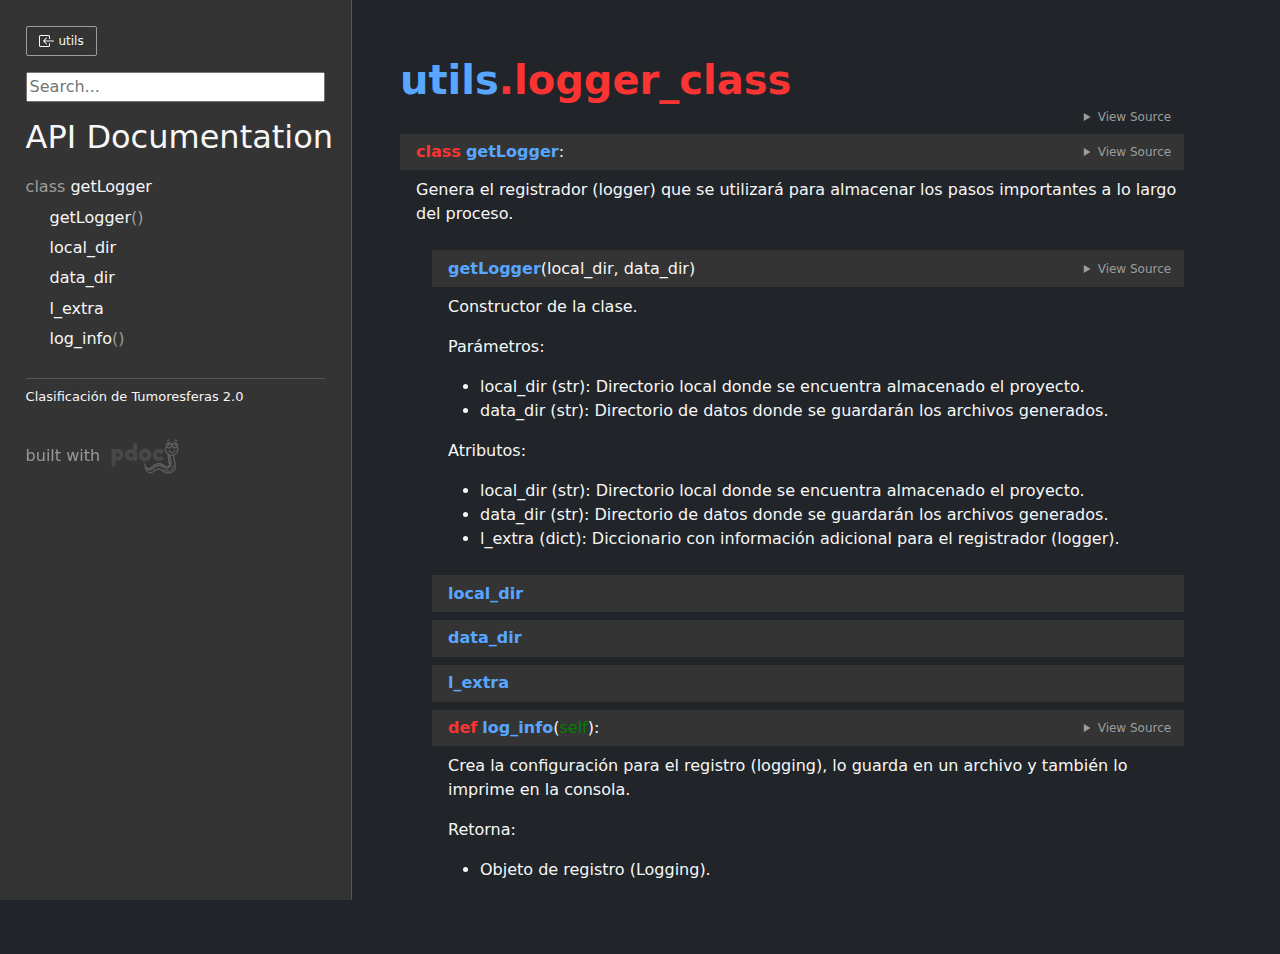
<file: py_folder/documentacion/Docs/utils/logger_class.html>
<!doctype html>
<html lang="en">
<head>
    <meta charset="utf-8">
    <meta name="viewport" content="width=device-width, initial-scale=1">
    <meta name="generator" content="pdoc 14.0.0"/>
    <title>utils.logger_class API documentation</title>
    <link rel="icon" type="image/png" href="https://raw.githubusercontent.com/luciabarg/datos_tumoresferas/main/ejemplo_segmentacion.png"/>

    <style>/*! * Bootstrap Reboot v5.0.0 (https://getbootstrap.com/) * Copyright 2011-2021 The Bootstrap Authors * Copyright 2011-2021 Twitter, Inc. * Licensed under MIT (https://github.com/twbs/bootstrap/blob/main/LICENSE) * Forked from Normalize.css, licensed MIT (https://github.com/necolas/normalize.css/blob/master/LICENSE.md) */*,::after,::before{box-sizing:border-box}@media (prefers-reduced-motion:no-preference){:root{scroll-behavior:smooth}}body{margin:0;font-family:system-ui,-apple-system,"Segoe UI",Roboto,"Helvetica Neue",Arial,"Noto Sans","Liberation Sans",sans-serif,"Apple Color Emoji","Segoe UI Emoji","Segoe UI Symbol","Noto Color Emoji";font-size:1rem;font-weight:400;line-height:1.5;color:#212529;background-color:#fff;-webkit-text-size-adjust:100%;-webkit-tap-highlight-color:transparent}hr{margin:1rem 0;color:inherit;background-color:currentColor;border:0;opacity:.25}hr:not([size]){height:1px}h1,h2,h3,h4,h5,h6{margin-top:0;margin-bottom:.5rem;font-weight:500;line-height:1.2}h1{font-size:calc(1.375rem + 1.5vw)}@media (min-width:1200px){h1{font-size:2.5rem}}h2{font-size:calc(1.325rem + .9vw)}@media (min-width:1200px){h2{font-size:2rem}}h3{font-size:calc(1.3rem + .6vw)}@media (min-width:1200px){h3{font-size:1.75rem}}h4{font-size:calc(1.275rem + .3vw)}@media (min-width:1200px){h4{font-size:1.5rem}}h5{font-size:1.25rem}h6{font-size:1rem}p{margin-top:0;margin-bottom:1rem}abbr[data-bs-original-title],abbr[title]{-webkit-text-decoration:underline dotted;text-decoration:underline dotted;cursor:help;-webkit-text-decoration-skip-ink:none;text-decoration-skip-ink:none}address{margin-bottom:1rem;font-style:normal;line-height:inherit}ol,ul{padding-left:2rem}dl,ol,ul{margin-top:0;margin-bottom:1rem}ol ol,ol ul,ul ol,ul ul{margin-bottom:0}dt{font-weight:700}dd{margin-bottom:.5rem;margin-left:0}blockquote{margin:0 0 1rem}b,strong{font-weight:bolder}small{font-size:.875em}mark{padding:.2em;background-color:#fcf8e3}sub,sup{position:relative;font-size:.75em;line-height:0;vertical-align:baseline}sub{bottom:-.25em}sup{top:-.5em}a{color:#0d6efd;text-decoration:underline}a:hover{color:#0a58ca}a:not([href]):not([class]),a:not([href]):not([class]):hover{color:inherit;text-decoration:none}code,kbd,pre,samp{font-family:SFMono-Regular,Menlo,Monaco,Consolas,"Liberation Mono","Courier New",monospace;font-size:1em;direction:ltr;unicode-bidi:bidi-override}pre{display:block;margin-top:0;margin-bottom:1rem;overflow:auto;font-size:.875em}pre code{font-size:inherit;color:inherit;word-break:normal}code{font-size:.875em;color:#d63384;word-wrap:break-word}a>code{color:inherit}kbd{padding:.2rem .4rem;font-size:.875em;color:#fff;background-color:#212529;border-radius:.2rem}kbd kbd{padding:0;font-size:1em;font-weight:700}figure{margin:0 0 1rem}img,svg{vertical-align:middle}table{caption-side:bottom;border-collapse:collapse}caption{padding-top:.5rem;padding-bottom:.5rem;color:#6c757d;text-align:left}th{text-align:inherit;text-align:-webkit-match-parent}tbody,td,tfoot,th,thead,tr{border-color:inherit;border-style:solid;border-width:0}label{display:inline-block}button{border-radius:0}button:focus:not(:focus-visible){outline:0}button,input,optgroup,select,textarea{margin:0;font-family:inherit;font-size:inherit;line-height:inherit}button,select{text-transform:none}[role=button]{cursor:pointer}select{word-wrap:normal}select:disabled{opacity:1}[list]::-webkit-calendar-picker-indicator{display:none}[type=button],[type=reset],[type=submit],button{-webkit-appearance:button}[type=button]:not(:disabled),[type=reset]:not(:disabled),[type=submit]:not(:disabled),button:not(:disabled){cursor:pointer}::-moz-focus-inner{padding:0;border-style:none}textarea{resize:vertical}fieldset{min-width:0;padding:0;margin:0;border:0}legend{float:left;width:100%;padding:0;margin-bottom:.5rem;font-size:calc(1.275rem + .3vw);line-height:inherit}@media (min-width:1200px){legend{font-size:1.5rem}}legend+*{clear:left}::-webkit-datetime-edit-day-field,::-webkit-datetime-edit-fields-wrapper,::-webkit-datetime-edit-hour-field,::-webkit-datetime-edit-minute,::-webkit-datetime-edit-month-field,::-webkit-datetime-edit-text,::-webkit-datetime-edit-year-field{padding:0}::-webkit-inner-spin-button{height:auto}[type=search]{outline-offset:-2px;-webkit-appearance:textfield}::-webkit-search-decoration{-webkit-appearance:none}::-webkit-color-swatch-wrapper{padding:0}::file-selector-button{font:inherit}::-webkit-file-upload-button{font:inherit;-webkit-appearance:button}output{display:inline-block}iframe{border:0}summary{display:list-item;cursor:pointer}progress{vertical-align:baseline}[hidden]{display:none!important}</style>
    <style>/*! syntax-highlighting.css */pre{line-height:125%;}span.linenos{color:inherit; background-color:transparent; padding-left:5px; padding-right:20px;}.pdoc-code .hll{background-color:#ffffcc}.pdoc-code{background:#f8f8f8;}.pdoc-code .c{color:#3D7B7B; font-style:italic}.pdoc-code .err{border:1px solid #FF0000}.pdoc-code .k{color:#008000; font-weight:bold}.pdoc-code .o{color:#666666}.pdoc-code .ch{color:#3D7B7B; font-style:italic}.pdoc-code .cm{color:#3D7B7B; font-style:italic}.pdoc-code .cp{color:#9C6500}.pdoc-code .cpf{color:#3D7B7B; font-style:italic}.pdoc-code .c1{color:#3D7B7B; font-style:italic}.pdoc-code .cs{color:#3D7B7B; font-style:italic}.pdoc-code .gd{color:#A00000}.pdoc-code .ge{font-style:italic}.pdoc-code .gr{color:#E40000}.pdoc-code .gh{color:#000080; font-weight:bold}.pdoc-code .gi{color:#008400}.pdoc-code .go{color:#717171}.pdoc-code .gp{color:#000080; font-weight:bold}.pdoc-code .gs{font-weight:bold}.pdoc-code .gu{color:#800080; font-weight:bold}.pdoc-code .gt{color:#0044DD}.pdoc-code .kc{color:#008000; font-weight:bold}.pdoc-code .kd{color:#008000; font-weight:bold}.pdoc-code .kn{color:#008000; font-weight:bold}.pdoc-code .kp{color:#008000}.pdoc-code .kr{color:#008000; font-weight:bold}.pdoc-code .kt{color:#B00040}.pdoc-code .m{color:#666666}.pdoc-code .s{color:#BA2121}.pdoc-code .na{color:#687822}.pdoc-code .nb{color:#008000}.pdoc-code .nc{color:#0000FF; font-weight:bold}.pdoc-code .no{color:#880000}.pdoc-code .nd{color:#AA22FF}.pdoc-code .ni{color:#717171; font-weight:bold}.pdoc-code .ne{color:#CB3F38; font-weight:bold}.pdoc-code .nf{color:#0000FF}.pdoc-code .nl{color:#767600}.pdoc-code .nn{color:#0000FF; font-weight:bold}.pdoc-code .nt{color:#008000; font-weight:bold}.pdoc-code .nv{color:#19177C}.pdoc-code .ow{color:#b922ff; font-weight:bold}.pdoc-code .w{color:#bbbbbb}.pdoc-code .mb{color:#666666}.pdoc-code .mf{color:#666666}.pdoc-code .mh{color:#666666}.pdoc-code .mi{color:#666666}.pdoc-code .mo{color:#666666}.pdoc-code .sa{color:#BA2121}.pdoc-code .sb{color:#BA2121}.pdoc-code .sc{color:#BA2121}.pdoc-code .dl{color:#BA2121}.pdoc-code .sd{color:#BA2121; font-style:italic}.pdoc-code .s2{color:#BA2121}.pdoc-code .se{color:#AA5D1F; font-weight:bold}.pdoc-code .sh{color:#BA2121}.pdoc-code .si{color:#A45A77; font-weight:bold}.pdoc-code .sx{color:#008000}.pdoc-code .sr{color:#A45A77}.pdoc-code .s1{color:#BA2121}.pdoc-code .ss{color:#19177C}.pdoc-code .bp{color:#008000}.pdoc-code .fm{color:#0000FF}.pdoc-code .vc{color:#19177C}.pdoc-code .vg{color:#19177C}.pdoc-code .vi{color:#19177C}.pdoc-code .vm{color:#19177C}.pdoc-code .il{color:#666666}</style>
    <style>/*! theme.css */:root{--pdoc-background:#212529;}.pdoc{--text:#f7f7f7;--muted:#9d9d9d;--link:#58a6ff;-link-hover:#3989ff;--code:#333;--active:#555;--accent:#343434;--accent2:#555;--nav-hover:rgba(192, 195, 204, 0.89);--name:#58a6ff;--def:rgb(250, 51, 51);--annotation:#00c037;}</style>
    <style>/*! layout.css */html, body{width:100%;height:100%;}html, main{scroll-behavior:smooth;}body{background-color:var(--pdoc-background);}@media (max-width:769px){#navtoggle{cursor:pointer;position:absolute;width:50px;height:40px;top:1rem;right:1rem;border-color:var(--text);color:var(--text);display:flex;opacity:0.8;z-index:999;}#navtoggle:hover{opacity:1;}#togglestate + div{display:none;}#togglestate:checked + div{display:inherit;}main, header{padding:2rem 3vw;}header + main{margin-top:-3rem;}.git-button{display:none !important;}nav input[type="search"]{max-width:77%;}nav input[type="search"]:first-child{margin-top:-6px;}nav input[type="search"]:valid ~ *{display:none !important;}}@media (min-width:770px){:root{--sidebar-width:clamp(12.5rem, 28vw, 22rem);}nav{position:fixed;overflow:auto;height:100vh;width:var(--sidebar-width);}main, header{padding:3rem 2rem 3rem calc(var(--sidebar-width) + 3rem);width:calc(54rem + var(--sidebar-width));max-width:100%;}header + main{margin-top:-4rem;}#navtoggle{display:none;}}#togglestate{position:absolute;height:0;opacity:0;}nav.pdoc{--pad:clamp(0.5rem, 2vw, 1.75rem);--indent:1.5rem;background-color:var(--accent);border-right:1px solid var(--accent2);box-shadow:0 0 20px rgba(50, 50, 50, .2) inset;padding:0 0 0 var(--pad);overflow-wrap:anywhere;scrollbar-width:thin; scrollbar-color:var(--accent2) transparent }nav.pdoc::-webkit-scrollbar{width:.4rem; }nav.pdoc::-webkit-scrollbar-thumb{background-color:var(--accent2); }nav.pdoc > div{padding:var(--pad) 0;}nav.pdoc .module-list-button{display:inline-flex;align-items:center;color:var(--text);border-color:var(--muted);margin-bottom:1rem;}nav.pdoc .module-list-button:hover{border-color:var(--text);}nav.pdoc input[type=search]{display:block;outline-offset:0;width:calc(100% - var(--pad));}nav.pdoc .logo{max-width:calc(100% - var(--pad));max-height:35vh;display:block;margin:0 auto 1rem;transform:translate(calc(-.5 * var(--pad)), 0);}nav.pdoc ul{list-style:none;padding-left:0;}nav.pdoc > div > ul{margin-left:calc(0px - var(--pad));}nav.pdoc li a{padding:.2rem 0 .2rem calc(var(--pad) + var(--indent));}nav.pdoc > div > ul > li > a{padding-left:var(--pad);}nav.pdoc li{transition:all 100ms;}nav.pdoc li:hover{background-color:var(--nav-hover);}nav.pdoc a, nav.pdoc a:hover{color:var(--text);}nav.pdoc a{display:block;}nav.pdoc > h2:first-of-type{margin-top:1.5rem;}nav.pdoc .class:before{content:"class ";color:var(--muted);}nav.pdoc .function:after{content:"()";color:var(--muted);}nav.pdoc footer:before{content:"";display:block;width:calc(100% - var(--pad));border-top:solid var(--accent2) 1px;margin-top:1.5rem;padding-top:.5rem;}nav.pdoc footer{font-size:small;}</style>
    <style>/*! content.css */.pdoc{color:var(--text);box-sizing:border-box;line-height:1.5;background:none;}.pdoc .pdoc-button{cursor:pointer;display:inline-block;border:solid black 1px;border-radius:2px;font-size:.75rem;padding:calc(0.5em - 1px) 1em;transition:100ms all;}.pdoc .pdoc-alert{padding:1rem 1rem 1rem calc(1.5rem + 24px);border:1px solid transparent;border-radius:.25rem;background-repeat:no-repeat;background-position:1rem center;margin-bottom:1rem;}.pdoc .pdoc-alert > *:last-child{margin-bottom:0;}.pdoc .pdoc-alert-note {color:#084298;background-color:#cfe2ff;border-color:#b6d4fe;background-image:url("data:image/svg+xml,%3Csvg%20xmlns%3D%22http%3A//www.w3.org/2000/svg%22%20width%3D%2224%22%20height%3D%2224%22%20fill%3D%22%23084298%22%20viewBox%3D%220%200%2016%2016%22%3E%3Cpath%20d%3D%22M8%2016A8%208%200%201%200%208%200a8%208%200%200%200%200%2016zm.93-9.412-1%204.705c-.07.34.029.533.304.533.194%200%20.487-.07.686-.246l-.088.416c-.287.346-.92.598-1.465.598-.703%200-1.002-.422-.808-1.319l.738-3.468c.064-.293.006-.399-.287-.47l-.451-.081.082-.381%202.29-.287zM8%205.5a1%201%200%201%201%200-2%201%201%200%200%201%200%202z%22/%3E%3C/svg%3E");}.pdoc .pdoc-alert-warning{color:#664d03;background-color:#fff3cd;border-color:#ffecb5;background-image:url("data:image/svg+xml,%3Csvg%20xmlns%3D%22http%3A//www.w3.org/2000/svg%22%20width%3D%2224%22%20height%3D%2224%22%20fill%3D%22%23664d03%22%20viewBox%3D%220%200%2016%2016%22%3E%3Cpath%20d%3D%22M8.982%201.566a1.13%201.13%200%200%200-1.96%200L.165%2013.233c-.457.778.091%201.767.98%201.767h13.713c.889%200%201.438-.99.98-1.767L8.982%201.566zM8%205c.535%200%20.954.462.9.995l-.35%203.507a.552.552%200%200%201-1.1%200L7.1%205.995A.905.905%200%200%201%208%205zm.002%206a1%201%200%201%201%200%202%201%201%200%200%201%200-2z%22/%3E%3C/svg%3E");}.pdoc .pdoc-alert-danger{color:#842029;background-color:#f8d7da;border-color:#f5c2c7;background-image:url("data:image/svg+xml,%3Csvg%20xmlns%3D%22http%3A//www.w3.org/2000/svg%22%20width%3D%2224%22%20height%3D%2224%22%20fill%3D%22%23842029%22%20viewBox%3D%220%200%2016%2016%22%3E%3Cpath%20d%3D%22M5.52.359A.5.5%200%200%201%206%200h4a.5.5%200%200%201%20.474.658L8.694%206H12.5a.5.5%200%200%201%20.395.807l-7%209a.5.5%200%200%201-.873-.454L6.823%209.5H3.5a.5.5%200%200%201-.48-.641l2.5-8.5z%22/%3E%3C/svg%3E");}.pdoc .visually-hidden{position:absolute !important;width:1px !important;height:1px !important;padding:0 !important;margin:-1px !important;overflow:hidden !important;clip:rect(0, 0, 0, 0) !important;white-space:nowrap !important;border:0 !important;}.pdoc h1, .pdoc h2, .pdoc h3{font-weight:300;margin:.3em 0;padding:.2em 0;}.pdoc > section:not(.module-info) h1{font-size:1.5rem;font-weight:500;}.pdoc > section:not(.module-info) h2{font-size:1.4rem;font-weight:500;}.pdoc > section:not(.module-info) h3{font-size:1.3rem;font-weight:500;}.pdoc > section:not(.module-info) h4{font-size:1.2rem;}.pdoc > section:not(.module-info) h5{font-size:1.1rem;}.pdoc a{text-decoration:none;color:var(--link);}.pdoc a:hover{color:var(--link-hover);}.pdoc blockquote{margin-left:2rem;}.pdoc pre{border-top:1px solid var(--accent2);border-bottom:1px solid var(--accent2);margin-top:0;margin-bottom:1em;padding:.5rem 0 .5rem .5rem;overflow-x:auto;background-color:var(--code);}.pdoc code{color:var(--text);padding:.2em .4em;margin:0;font-size:85%;background-color:var(--code);border-radius:6px;}.pdoc a > code{color:inherit;}.pdoc pre > code{display:inline-block;font-size:inherit;background:none;border:none;padding:0;}.pdoc > section:not(.module-info){margin-bottom:1.5rem;}.pdoc .modulename{margin-top:0;font-weight:bold;}.pdoc .modulename a{color:var(--link);transition:100ms all;}.pdoc .git-button{float:right;border:solid var(--link) 1px;}.pdoc .git-button:hover{background-color:var(--link);color:var(--pdoc-background);}.view-source-toggle-state,.view-source-toggle-state ~ .pdoc-code{display:none;}.view-source-toggle-state:checked ~ .pdoc-code{display:block;}.view-source-button{display:inline-block;float:right;font-size:.75rem;line-height:1.5rem;color:var(--muted);padding:0 .4rem 0 1.3rem;cursor:pointer;text-indent:-2px;}.view-source-button > span{visibility:hidden;}.module-info .view-source-button{float:none;display:flex;justify-content:flex-end;margin:-1.2rem .4rem -.2rem 0;}.view-source-button::before{position:absolute;content:"View Source";display:list-item;list-style-type:disclosure-closed;}.view-source-toggle-state:checked ~ .attr .view-source-button::before,.view-source-toggle-state:checked ~ .view-source-button::before{list-style-type:disclosure-open;}.pdoc .docstring{margin-bottom:1.5rem;}.pdoc section:not(.module-info) .docstring{margin-left:clamp(0rem, 5vw - 2rem, 1rem);}.pdoc .docstring .pdoc-code{margin-left:1em;margin-right:1em;}.pdoc h1:target,.pdoc h2:target,.pdoc h3:target,.pdoc h4:target,.pdoc h5:target,.pdoc h6:target,.pdoc .pdoc-code > pre > span:target{background-color:var(--active);box-shadow:-1rem 0 0 0 var(--active);}.pdoc .pdoc-code > pre > span:target{display:block;}.pdoc div:target > .attr,.pdoc section:target > .attr,.pdoc dd:target > a{background-color:var(--active);}.pdoc *{scroll-margin:2rem;}.pdoc .pdoc-code .linenos{user-select:none;}.pdoc .attr:hover{filter:contrast(0.95);}.pdoc section, .pdoc .classattr{position:relative;}.pdoc .headerlink{--width:clamp(1rem, 3vw, 2rem);position:absolute;top:0;left:calc(0rem - var(--width));transition:all 100ms ease-in-out;opacity:0;}.pdoc .headerlink::before{content:"#";display:block;text-align:center;width:var(--width);height:2.3rem;line-height:2.3rem;font-size:1.5rem;}.pdoc .attr:hover ~ .headerlink,.pdoc *:target > .headerlink,.pdoc .headerlink:hover{opacity:1;}.pdoc .attr{display:block;margin:.5rem 0 .5rem;padding:.4rem .4rem .4rem 1rem;background-color:var(--accent);overflow-x:auto;}.pdoc .classattr{margin-left:2rem;}.pdoc .name{color:var(--name);font-weight:bold;}.pdoc .def{color:var(--def);font-weight:bold;}.pdoc .signature{background-color:transparent;}.pdoc .param, .pdoc .return-annotation{white-space:pre;}.pdoc .signature.multiline .param{display:block;}.pdoc .signature.condensed .param{display:inline-block;}.pdoc .annotation{color:var(--annotation);}.pdoc .view-value-toggle-state,.pdoc .view-value-toggle-state ~ .default_value{display:none;}.pdoc .view-value-toggle-state:checked ~ .default_value{display:inherit;}.pdoc .view-value-button{font-size:.5rem;vertical-align:middle;border-style:dashed;margin-top:-0.1rem;}.pdoc .view-value-button:hover{background:white;}.pdoc .view-value-button::before{content:"show";text-align:center;width:2.2em;display:inline-block;}.pdoc .view-value-toggle-state:checked ~ .view-value-button::before{content:"hide";}.pdoc .inherited{margin-left:2rem;}.pdoc .inherited dt{font-weight:700;}.pdoc .inherited dt, .pdoc .inherited dd{display:inline;margin-left:0;margin-bottom:.5rem;}.pdoc .inherited dd:not(:last-child):after{content:", ";}.pdoc .inherited .class:before{content:"class ";}.pdoc .inherited .function a:after{content:"()";}.pdoc .search-result .docstring{overflow:auto;max-height:25vh;}.pdoc .search-result.focused > .attr{background-color:var(--active);}.pdoc .attribution{margin-top:2rem;display:block;opacity:0.5;transition:all 200ms;filter:grayscale(100%);}.pdoc .attribution:hover{opacity:1;filter:grayscale(0%);}.pdoc .attribution img{margin-left:5px;height:35px;vertical-align:middle;width:70px;transition:all 200ms;}.pdoc table{display:block;width:max-content;max-width:100%;overflow:auto;margin-bottom:1rem;}.pdoc table th{font-weight:600;}.pdoc table th, .pdoc table td{padding:6px 13px;border:1px solid var(--accent2);}</style>
    <style>/*! custom.css */.modulename{color:rgb(250, 51, 51);}</style></head>
<body>
    <nav class="pdoc">
        <label id="navtoggle" for="togglestate" class="pdoc-button"><svg xmlns='http://www.w3.org/2000/svg' viewBox='0 0 30 30'><path stroke-linecap='round' stroke="currentColor" stroke-miterlimit='10' stroke-width='2' d='M4 7h22M4 15h22M4 23h22'/></svg></label>
        <input id="togglestate" type="checkbox" aria-hidden="true" tabindex="-1">
        <div>            <a class="pdoc-button module-list-button" href="../utils.html">
<svg xmlns="http://www.w3.org/2000/svg" width="16" height="16" fill="currentColor" class="bi bi-box-arrow-in-left" viewBox="0 0 16 16">
  <path fill-rule="evenodd" d="M10 3.5a.5.5 0 0 0-.5-.5h-8a.5.5 0 0 0-.5.5v9a.5.5 0 0 0 .5.5h8a.5.5 0 0 0 .5-.5v-2a.5.5 0 0 1 1 0v2A1.5 1.5 0 0 1 9.5 14h-8A1.5 1.5 0 0 1 0 12.5v-9A1.5 1.5 0 0 1 1.5 2h8A1.5 1.5 0 0 1 11 3.5v2a.5.5 0 0 1-1 0v-2z"/>
  <path fill-rule="evenodd" d="M4.146 8.354a.5.5 0 0 1 0-.708l3-3a.5.5 0 1 1 .708.708L5.707 7.5H14.5a.5.5 0 0 1 0 1H5.707l2.147 2.146a.5.5 0 0 1-.708.708l-3-3z"/>
</svg>                &nbsp;utils</a>


            <input type="search" placeholder="Search..." role="searchbox" aria-label="search"
                   pattern=".+" required>



            <h2>API Documentation</h2>
                <ul class="memberlist">
            <li>
                    <a class="class" href="#getLogger">getLogger</a>
                            <ul class="memberlist">
                        <li>
                                <a class="function" href="#getLogger.__init__">getLogger</a>
                        </li>
                        <li>
                                <a class="variable" href="#getLogger.local_dir">local_dir</a>
                        </li>
                        <li>
                                <a class="variable" href="#getLogger.data_dir">data_dir</a>
                        </li>
                        <li>
                                <a class="variable" href="#getLogger.l_extra">l_extra</a>
                        </li>
                        <li>
                                <a class="function" href="#getLogger.log_info">log_info</a>
                        </li>
                </ul>

            </li>
    </ul>


    <footer>Clasificación de Tumoresferas 2.0</footer>

        <a class="attribution" title="pdoc: Python API documentation generator" href="https://pdoc.dev" target="_blank">
            built with <span class="visually-hidden">pdoc</span><img
                alt="pdoc logo"
                src="data:image/svg+xml,%3Csvg%20xmlns%3D%22http%3A//www.w3.org/2000/svg%22%20role%3D%22img%22%20aria-label%3D%22pdoc%20logo%22%20width%3D%22300%22%20height%3D%22150%22%20viewBox%3D%22-1%200%2060%2030%22%3E%3Ctitle%3Epdoc%3C/title%3E%3Cpath%20d%3D%22M29.621%2021.293c-.011-.273-.214-.475-.511-.481a.5.5%200%200%200-.489.503l-.044%201.393c-.097.551-.695%201.215-1.566%201.704-.577.428-1.306.486-2.193.182-1.426-.617-2.467-1.654-3.304-2.487l-.173-.172a3.43%203.43%200%200%200-.365-.306.49.49%200%200%200-.286-.196c-1.718-1.06-4.931-1.47-7.353.191l-.219.15c-1.707%201.187-3.413%202.131-4.328%201.03-.02-.027-.49-.685-.141-1.763.233-.721.546-2.408.772-4.076.042-.09.067-.187.046-.288.166-1.347.277-2.625.241-3.351%201.378-1.008%202.271-2.586%202.271-4.362%200-.976-.272-1.935-.788-2.774-.057-.094-.122-.18-.184-.268.033-.167.052-.339.052-.516%200-1.477-1.202-2.679-2.679-2.679-.791%200-1.496.352-1.987.9a6.3%206.3%200%200%200-1.001.029c-.492-.564-1.207-.929-2.012-.929-1.477%200-2.679%201.202-2.679%202.679A2.65%202.65%200%200%200%20.97%206.554c-.383.747-.595%201.572-.595%202.41%200%202.311%201.507%204.29%203.635%205.107-.037.699-.147%202.27-.423%203.294l-.137.461c-.622%202.042-2.515%208.257%201.727%2010.643%201.614.908%203.06%201.248%204.317%201.248%202.665%200%204.492-1.524%205.322-2.401%201.476-1.559%202.886-1.854%206.491.82%201.877%201.393%203.514%201.753%204.861%201.068%202.223-1.713%202.811-3.867%203.399-6.374.077-.846.056-1.469.054-1.537zm-4.835%204.313c-.054.305-.156.586-.242.629-.034-.007-.131-.022-.307-.157-.145-.111-.314-.478-.456-.908.221.121.432.25.675.355.115.039.219.051.33.081zm-2.251-1.238c-.05.33-.158.648-.252.694-.022.001-.125-.018-.307-.157-.217-.166-.488-.906-.639-1.573.358.344.754.693%201.198%201.036zm-3.887-2.337c-.006-.116-.018-.231-.041-.342.635.145%201.189.368%201.599.625.097.231.166.481.174.642-.03.049-.055.101-.067.158-.046.013-.128.026-.298.004-.278-.037-.901-.57-1.367-1.087zm-1.127-.497c.116.306.176.625.12.71-.019.014-.117.045-.345.016-.206-.027-.604-.332-.986-.695.41-.051.816-.056%201.211-.031zm-4.535%201.535c.209.22.379.47.358.598-.006.041-.088.138-.351.234-.144.055-.539-.063-.979-.259a11.66%2011.66%200%200%200%20.972-.573zm.983-.664c.359-.237.738-.418%201.126-.554.25.237.479.548.457.694-.006.042-.087.138-.351.235-.174.064-.694-.105-1.232-.375zm-3.381%201.794c-.022.145-.061.29-.149.401-.133.166-.358.248-.69.251h-.002c-.133%200-.306-.26-.45-.621.417.091.854.07%201.291-.031zm-2.066-8.077a4.78%204.78%200%200%201-.775-.584c.172-.115.505-.254.88-.378l-.105.962zm-.331%202.302a10.32%2010.32%200%200%201-.828-.502c.202-.143.576-.328.984-.49l-.156.992zm-.45%202.157l-.701-.403c.214-.115.536-.249.891-.376a11.57%2011.57%200%200%201-.19.779zm-.181%201.716c.064.398.194.702.298.893-.194-.051-.435-.162-.736-.398.061-.119.224-.3.438-.495zM8.87%204.141c0%20.152-.123.276-.276.276s-.275-.124-.275-.276.123-.276.276-.276.275.124.275.276zm-.735-.389a1.15%201.15%200%200%200-.314.783%201.16%201.16%200%200%200%201.162%201.162c.457%200%20.842-.27%201.032-.653.026.117.042.238.042.362a1.68%201.68%200%200%201-1.679%201.679%201.68%201.68%200%200%201-1.679-1.679c0-.843.626-1.535%201.436-1.654zM5.059%205.406A1.68%201.68%200%200%201%203.38%207.085a1.68%201.68%200%200%201-1.679-1.679c0-.037.009-.072.011-.109.21.3.541.508.935.508a1.16%201.16%200%200%200%201.162-1.162%201.14%201.14%200%200%200-.474-.912c.015%200%20.03-.005.045-.005.926.001%201.679.754%201.679%201.68zM3.198%204.141c0%20.152-.123.276-.276.276s-.275-.124-.275-.276.123-.276.276-.276.275.124.275.276zM1.375%208.964c0-.52.103-1.035.288-1.52.466.394%201.06.64%201.717.64%201.144%200%202.116-.725%202.499-1.738.383%201.012%201.355%201.738%202.499%201.738.867%200%201.631-.421%202.121-1.062.307.605.478%201.267.478%201.942%200%202.486-2.153%204.51-4.801%204.51s-4.801-2.023-4.801-4.51zm24.342%2019.349c-.985.498-2.267.168-3.813-.979-3.073-2.281-5.453-3.199-7.813-.705-1.315%201.391-4.163%203.365-8.423.97-3.174-1.786-2.239-6.266-1.261-9.479l.146-.492c.276-1.02.395-2.457.444-3.268a6.11%206.11%200%200%200%201.18.115%206.01%206.01%200%200%200%202.536-.562l-.006.175c-.802.215-1.848.612-2.021%201.25-.079.295.021.601.274.837.219.203.415.364.598.501-.667.304-1.243.698-1.311%201.179-.02.144-.022.507.393.787.213.144.395.26.564.365-1.285.521-1.361.96-1.381%201.126-.018.142-.011.496.427.746l.854.489c-.473.389-.971.914-.999%201.429-.018.278.095.532.316.713.675.556%201.231.721%201.653.721.059%200%20.104-.014.158-.02.207.707.641%201.64%201.513%201.64h.013c.8-.008%201.236-.345%201.462-.626.173-.216.268-.457.325-.692.424.195.93.374%201.372.374.151%200%20.294-.021.423-.068.732-.27.944-.704.993-1.021.009-.061.003-.119.002-.179.266.086.538.147.789.147.15%200%20.294-.021.423-.069.542-.2.797-.489.914-.754.237.147.478.258.704.288.106.014.205.021.296.021.356%200%20.595-.101.767-.229.438.435%201.094.992%201.656%201.067.106.014.205.021.296.021a1.56%201.56%200%200%200%20.323-.035c.17.575.453%201.289.866%201.605.358.273.665.362.914.362a.99.99%200%200%200%20.421-.093%201.03%201.03%200%200%200%20.245-.164c.168.428.39.846.68%201.068.358.273.665.362.913.362a.99.99%200%200%200%20.421-.093c.317-.148.512-.448.639-.762.251.157.495.257.726.257.127%200%20.25-.024.37-.071.427-.17.706-.617.841-1.314.022-.015.047-.022.068-.038.067-.051.133-.104.196-.159-.443%201.486-1.107%202.761-2.086%203.257zM8.66%209.925a.5.5%200%201%200-1%200c0%20.653-.818%201.205-1.787%201.205s-1.787-.552-1.787-1.205a.5.5%200%201%200-1%200c0%201.216%201.25%202.205%202.787%202.205s2.787-.989%202.787-2.205zm4.4%2015.965l-.208.097c-2.661%201.258-4.708%201.436-6.086.527-1.542-1.017-1.88-3.19-1.844-4.198a.4.4%200%200%200-.385-.414c-.242-.029-.406.164-.414.385-.046%201.249.367%203.686%202.202%204.896.708.467%201.547.7%202.51.7%201.248%200%202.706-.392%204.362-1.174l.185-.086a.4.4%200%200%200%20.205-.527c-.089-.204-.326-.291-.527-.206zM9.547%202.292c.093.077.205.114.317.114a.5.5%200%200%200%20.318-.886L8.817.397a.5.5%200%200%200-.703.068.5.5%200%200%200%20.069.703l1.364%201.124zm-7.661-.065c.086%200%20.173-.022.253-.068l1.523-.893a.5.5%200%200%200-.506-.863l-1.523.892a.5.5%200%200%200-.179.685c.094.158.261.247.432.247z%22%20transform%3D%22matrix%28-1%200%200%201%2058%200%29%22%20fill%3D%22%233bb300%22/%3E%3Cpath%20d%3D%22M.3%2021.86V10.18q0-.46.02-.68.04-.22.18-.5.28-.54%201.34-.54%201.06%200%201.42.28.38.26.44.78.76-1.04%202.38-1.04%201.64%200%203.1%201.54%201.46%201.54%201.46%203.58%200%202.04-1.46%203.58-1.44%201.54-3.08%201.54-1.64%200-2.38-.92v4.04q0%20.46-.04.68-.02.22-.18.5-.14.3-.5.42-.36.12-.98.12-.62%200-1-.12-.36-.12-.52-.4-.14-.28-.18-.5-.02-.22-.02-.68zm3.96-9.42q-.46.54-.46%201.18%200%20.64.46%201.18.48.52%201.2.52.74%200%201.24-.52.52-.52.52-1.18%200-.66-.48-1.18-.48-.54-1.26-.54-.76%200-1.22.54zm14.741-8.36q.16-.3.54-.42.38-.12%201-.12.64%200%201.02.12.38.12.52.42.16.3.18.54.04.22.04.68v11.94q0%20.46-.04.7-.02.22-.18.5-.3.54-1.7.54-1.38%200-1.54-.98-.84.96-2.34.96-1.8%200-3.28-1.56-1.48-1.58-1.48-3.66%200-2.1%201.48-3.68%201.5-1.58%203.28-1.58%201.48%200%202.3%201v-4.2q0-.46.02-.68.04-.24.18-.52zm-3.24%2010.86q.52.54%201.26.54.74%200%201.22-.54.5-.54.5-1.18%200-.66-.48-1.22-.46-.56-1.26-.56-.8%200-1.28.56-.48.54-.48%201.2%200%20.66.52%201.2zm7.833-1.2q0-2.4%201.68-3.96%201.68-1.56%203.84-1.56%202.16%200%203.82%201.56%201.66%201.54%201.66%203.94%200%201.66-.86%202.96-.86%201.28-2.1%201.9-1.22.6-2.54.6-1.32%200-2.56-.64-1.24-.66-2.1-1.92-.84-1.28-.84-2.88zm4.18%201.44q.64.48%201.3.48.66%200%201.32-.5.66-.5.66-1.48%200-.98-.62-1.46-.62-.48-1.34-.48-.72%200-1.34.5-.62.5-.62%201.48%200%20.96.64%201.46zm11.412-1.44q0%20.84.56%201.32.56.46%201.18.46.64%200%201.18-.36.56-.38.9-.38.6%200%201.46%201.06.46.58.46%201.04%200%20.76-1.1%201.42-1.14.8-2.8.8-1.86%200-3.58-1.34-.82-.64-1.34-1.7-.52-1.08-.52-2.36%200-1.3.52-2.34.52-1.06%201.34-1.7%201.66-1.32%203.54-1.32.76%200%201.48.22.72.2%201.06.4l.32.2q.36.24.56.38.52.4.52.92%200%20.5-.42%201.14-.72%201.1-1.38%201.1-.38%200-1.08-.44-.36-.34-1.04-.34-.66%200-1.24.48-.58.48-.58%201.34z%22%20fill%3D%22green%22/%3E%3C/svg%3E"/>
        </a>
</div>
    </nav>
    <main class="pdoc">
            <section class="module-info">
                    <h1 class="modulename">
<a href="./../utils.html">utils</a><wbr>.logger_class    </h1>

                
                        <input id="mod-logger_class-view-source" class="view-source-toggle-state" type="checkbox" aria-hidden="true" tabindex="-1">

                        <label class="view-source-button" for="mod-logger_class-view-source"><span>View Source</span></label>

                        <div class="pdoc-code codehilite"><pre><span></span><span id="L-1"><a href="#L-1"><span class="linenos"> 1</span></a><span class="kn">import</span> <span class="nn">logging</span>
</span><span id="L-2"><a href="#L-2"><span class="linenos"> 2</span></a><span class="kn">from</span> <span class="nn">datetime</span> <span class="kn">import</span> <span class="n">datetime</span>
</span><span id="L-3"><a href="#L-3"><span class="linenos"> 3</span></a><span class="kn">import</span> <span class="nn">pandas</span> <span class="k">as</span> <span class="nn">pd</span>
</span><span id="L-4"><a href="#L-4"><span class="linenos"> 4</span></a>
</span><span id="L-5"><a href="#L-5"><span class="linenos"> 5</span></a><span class="k">class</span> <span class="nc">getLogger</span><span class="p">:</span>
</span><span id="L-6"><a href="#L-6"><span class="linenos"> 6</span></a><span class="w">    </span><span class="sd">&quot;&quot;&quot;</span>
</span><span id="L-7"><a href="#L-7"><span class="linenos"> 7</span></a><span class="sd">    Genera el registrador (logger) que se utilizará para almacenar los pasos importantes a lo largo del proceso.</span>
</span><span id="L-8"><a href="#L-8"><span class="linenos"> 8</span></a><span class="sd">    &quot;&quot;&quot;</span>
</span><span id="L-9"><a href="#L-9"><span class="linenos"> 9</span></a>
</span><span id="L-10"><a href="#L-10"><span class="linenos">10</span></a>    <span class="k">def</span> <span class="fm">__init__</span><span class="p">(</span><span class="bp">self</span><span class="p">,</span> <span class="n">local_dir</span><span class="p">,</span> <span class="n">data_dir</span><span class="p">):</span>
</span><span id="L-11"><a href="#L-11"><span class="linenos">11</span></a><span class="w">        </span><span class="sd">&quot;&quot;&quot;</span>
</span><span id="L-12"><a href="#L-12"><span class="linenos">12</span></a><span class="sd">        Constructor de la clase.</span>
</span><span id="L-13"><a href="#L-13"><span class="linenos">13</span></a>
</span><span id="L-14"><a href="#L-14"><span class="linenos">14</span></a><span class="sd">        Parámetros:</span>
</span><span id="L-15"><a href="#L-15"><span class="linenos">15</span></a><span class="sd">        - local_dir (str): Directorio local donde se encuentra almacenado el proyecto.</span>
</span><span id="L-16"><a href="#L-16"><span class="linenos">16</span></a><span class="sd">        - data_dir (str): Directorio de datos donde se guardarán los archivos generados.</span>
</span><span id="L-17"><a href="#L-17"><span class="linenos">17</span></a>
</span><span id="L-18"><a href="#L-18"><span class="linenos">18</span></a><span class="sd">        Atributos:</span>
</span><span id="L-19"><a href="#L-19"><span class="linenos">19</span></a><span class="sd">        - local_dir (str): Directorio local donde se encuentra almacenado el proyecto.</span>
</span><span id="L-20"><a href="#L-20"><span class="linenos">20</span></a><span class="sd">        - data_dir (str): Directorio de datos donde se guardarán los archivos generados.</span>
</span><span id="L-21"><a href="#L-21"><span class="linenos">21</span></a><span class="sd">        - l_extra (dict): Diccionario con información adicional para el registrador (logger).</span>
</span><span id="L-22"><a href="#L-22"><span class="linenos">22</span></a><span class="sd">        &quot;&quot;&quot;</span>     
</span><span id="L-23"><a href="#L-23"><span class="linenos">23</span></a>        <span class="bp">self</span><span class="o">.</span><span class="n">local_dir</span> <span class="o">=</span> <span class="n">local_dir</span>
</span><span id="L-24"><a href="#L-24"><span class="linenos">24</span></a>        <span class="bp">self</span><span class="o">.</span><span class="n">data_dir</span> <span class="o">=</span> <span class="n">data_dir</span>
</span><span id="L-25"><a href="#L-25"><span class="linenos">25</span></a>        <span class="bp">self</span><span class="o">.</span><span class="n">l_extra</span> <span class="o">=</span> <span class="p">{</span><span class="s1">&#39;name_class&#39;</span><span class="p">:</span> <span class="s1">&#39;logger_class&#39;</span><span class="p">}</span>
</span><span id="L-26"><a href="#L-26"><span class="linenos">26</span></a>        
</span><span id="L-27"><a href="#L-27"><span class="linenos">27</span></a>
</span><span id="L-28"><a href="#L-28"><span class="linenos">28</span></a>    <span class="k">def</span> <span class="nf">log_info</span><span class="p">(</span><span class="bp">self</span><span class="p">):</span>
</span><span id="L-29"><a href="#L-29"><span class="linenos">29</span></a><span class="w">        </span><span class="sd">&quot;&quot;&quot;</span>
</span><span id="L-30"><a href="#L-30"><span class="linenos">30</span></a><span class="sd">        Crea la configuración para el registro (logging), lo guarda en un archivo y también lo imprime en la consola.</span>
</span><span id="L-31"><a href="#L-31"><span class="linenos">31</span></a>
</span><span id="L-32"><a href="#L-32"><span class="linenos">32</span></a><span class="sd">        Retorna:</span>
</span><span id="L-33"><a href="#L-33"><span class="linenos">33</span></a><span class="sd">         - Objeto de registro (Logging).</span>
</span><span id="L-34"><a href="#L-34"><span class="linenos">34</span></a><span class="sd">        &quot;&quot;&quot;</span>
</span><span id="L-35"><a href="#L-35"><span class="linenos">35</span></a>        <span class="n">logger</span> <span class="o">=</span> <span class="n">logging</span><span class="o">.</span><span class="n">getLogger</span><span class="p">(</span><span class="vm">__name__</span><span class="p">)</span>
</span><span id="L-36"><a href="#L-36"><span class="linenos">36</span></a>        <span class="n">logger</span><span class="o">.</span><span class="n">setLevel</span><span class="p">(</span><span class="n">logging</span><span class="o">.</span><span class="n">DEBUG</span><span class="p">)</span>
</span><span id="L-37"><a href="#L-37"><span class="linenos">37</span></a>
</span><span id="L-38"><a href="#L-38"><span class="linenos">38</span></a>        <span class="k">if</span> <span class="p">(</span><span class="n">logger</span><span class="o">.</span><span class="n">hasHandlers</span><span class="p">()):</span>
</span><span id="L-39"><a href="#L-39"><span class="linenos">39</span></a>            <span class="n">logger</span><span class="o">.</span><span class="n">handlers</span><span class="o">.</span><span class="n">clear</span><span class="p">()</span>
</span><span id="L-40"><a href="#L-40"><span class="linenos">40</span></a>
</span><span id="L-41"><a href="#L-41"><span class="linenos">41</span></a>        <span class="c1"># create file handler which logs even debug messages</span>
</span><span id="L-42"><a href="#L-42"><span class="linenos">42</span></a>        <span class="n">name_log</span> <span class="o">=</span> <span class="s1">&#39;_logs_&#39;</span><span class="o">+</span> <span class="n">datetime</span><span class="o">.</span><span class="n">now</span><span class="p">()</span><span class="o">.</span><span class="n">strftime</span><span class="p">(</span><span class="s2">&quot;%Y_%m_</span><span class="si">%d</span><span class="s2">-%I_%M_%S_%p&quot;</span><span class="p">)</span> <span class="o">+</span> <span class="s1">&#39;.log&#39;</span>
</span><span id="L-43"><a href="#L-43"><span class="linenos">43</span></a>        <span class="n">fh</span> <span class="o">=</span> <span class="n">logging</span><span class="o">.</span><span class="n">FileHandler</span><span class="p">(</span><span class="n">name_log</span><span class="p">,</span> <span class="n">mode</span><span class="o">=</span><span class="s1">&#39;w&#39;</span><span class="p">)</span>
</span><span id="L-44"><a href="#L-44"><span class="linenos">44</span></a>        <span class="n">fh</span><span class="o">.</span><span class="n">setLevel</span><span class="p">(</span><span class="n">logging</span><span class="o">.</span><span class="n">DEBUG</span><span class="p">)</span>
</span><span id="L-45"><a href="#L-45"><span class="linenos">45</span></a>
</span><span id="L-46"><a href="#L-46"><span class="linenos">46</span></a>        <span class="c1"># create console handler and set level to debug</span>
</span><span id="L-47"><a href="#L-47"><span class="linenos">47</span></a>        <span class="n">ch</span> <span class="o">=</span> <span class="n">logging</span><span class="o">.</span><span class="n">StreamHandler</span><span class="p">()</span>
</span><span id="L-48"><a href="#L-48"><span class="linenos">48</span></a>        <span class="n">ch</span><span class="o">.</span><span class="n">setLevel</span><span class="p">(</span><span class="n">logging</span><span class="o">.</span><span class="n">DEBUG</span><span class="p">)</span>
</span><span id="L-49"><a href="#L-49"><span class="linenos">49</span></a>
</span><span id="L-50"><a href="#L-50"><span class="linenos">50</span></a>        <span class="c1"># create formatter</span>
</span><span id="L-51"><a href="#L-51"><span class="linenos">51</span></a>        <span class="n">formatter</span> <span class="o">=</span> <span class="n">logging</span><span class="o">.</span><span class="n">Formatter</span><span class="p">(</span><span class="s1">&#39;</span><span class="si">%(asctime)s</span><span class="s1"> - </span><span class="si">%(name_class)s</span><span class="s1"> - </span><span class="si">%(message)s</span><span class="s1">&#39;</span><span class="p">)</span>
</span><span id="L-52"><a href="#L-52"><span class="linenos">52</span></a>
</span><span id="L-53"><a href="#L-53"><span class="linenos">53</span></a>        <span class="c1"># add formatter to ch</span>
</span><span id="L-54"><a href="#L-54"><span class="linenos">54</span></a>        <span class="n">fh</span><span class="o">.</span><span class="n">setFormatter</span><span class="p">(</span><span class="n">formatter</span><span class="p">)</span>
</span><span id="L-55"><a href="#L-55"><span class="linenos">55</span></a>        <span class="n">ch</span><span class="o">.</span><span class="n">setFormatter</span><span class="p">(</span><span class="n">formatter</span><span class="p">)</span>
</span><span id="L-56"><a href="#L-56"><span class="linenos">56</span></a>
</span><span id="L-57"><a href="#L-57"><span class="linenos">57</span></a>        <span class="c1"># add ch to logger</span>
</span><span id="L-58"><a href="#L-58"><span class="linenos">58</span></a>        <span class="n">logger</span><span class="o">.</span><span class="n">addHandler</span><span class="p">(</span><span class="n">fh</span><span class="p">)</span>
</span><span id="L-59"><a href="#L-59"><span class="linenos">59</span></a>        <span class="n">logger</span><span class="o">.</span><span class="n">addHandler</span><span class="p">(</span><span class="n">ch</span><span class="p">)</span>
</span><span id="L-60"><a href="#L-60"><span class="linenos">60</span></a>        <span class="n">logger</span><span class="o">.</span><span class="n">propagate</span> <span class="o">=</span> <span class="kc">False</span>
</span><span id="L-61"><a href="#L-61"><span class="linenos">61</span></a>
</span><span id="L-62"><a href="#L-62"><span class="linenos">62</span></a>        <span class="k">return</span> <span class="n">logger</span>
</span></pre></div>


            </section>
                <section id="getLogger">
                            <input id="getLogger-view-source" class="view-source-toggle-state" type="checkbox" aria-hidden="true" tabindex="-1">
<div class="attr class">
            
    <span class="def">class</span>
    <span class="name">getLogger</span>:

                <label class="view-source-button" for="getLogger-view-source"><span>View Source</span></label>

    </div>
    <a class="headerlink" href="#getLogger"></a>
            <div class="pdoc-code codehilite"><pre><span></span><span id="getLogger-6"><a href="#getLogger-6"><span class="linenos"> 6</span></a><span class="k">class</span> <span class="nc">getLogger</span><span class="p">:</span>
</span><span id="getLogger-7"><a href="#getLogger-7"><span class="linenos"> 7</span></a><span class="w">    </span><span class="sd">&quot;&quot;&quot;</span>
</span><span id="getLogger-8"><a href="#getLogger-8"><span class="linenos"> 8</span></a><span class="sd">    Genera el registrador (logger) que se utilizará para almacenar los pasos importantes a lo largo del proceso.</span>
</span><span id="getLogger-9"><a href="#getLogger-9"><span class="linenos"> 9</span></a><span class="sd">    &quot;&quot;&quot;</span>
</span><span id="getLogger-10"><a href="#getLogger-10"><span class="linenos">10</span></a>
</span><span id="getLogger-11"><a href="#getLogger-11"><span class="linenos">11</span></a>    <span class="k">def</span> <span class="fm">__init__</span><span class="p">(</span><span class="bp">self</span><span class="p">,</span> <span class="n">local_dir</span><span class="p">,</span> <span class="n">data_dir</span><span class="p">):</span>
</span><span id="getLogger-12"><a href="#getLogger-12"><span class="linenos">12</span></a><span class="w">        </span><span class="sd">&quot;&quot;&quot;</span>
</span><span id="getLogger-13"><a href="#getLogger-13"><span class="linenos">13</span></a><span class="sd">        Constructor de la clase.</span>
</span><span id="getLogger-14"><a href="#getLogger-14"><span class="linenos">14</span></a>
</span><span id="getLogger-15"><a href="#getLogger-15"><span class="linenos">15</span></a><span class="sd">        Parámetros:</span>
</span><span id="getLogger-16"><a href="#getLogger-16"><span class="linenos">16</span></a><span class="sd">        - local_dir (str): Directorio local donde se encuentra almacenado el proyecto.</span>
</span><span id="getLogger-17"><a href="#getLogger-17"><span class="linenos">17</span></a><span class="sd">        - data_dir (str): Directorio de datos donde se guardarán los archivos generados.</span>
</span><span id="getLogger-18"><a href="#getLogger-18"><span class="linenos">18</span></a>
</span><span id="getLogger-19"><a href="#getLogger-19"><span class="linenos">19</span></a><span class="sd">        Atributos:</span>
</span><span id="getLogger-20"><a href="#getLogger-20"><span class="linenos">20</span></a><span class="sd">        - local_dir (str): Directorio local donde se encuentra almacenado el proyecto.</span>
</span><span id="getLogger-21"><a href="#getLogger-21"><span class="linenos">21</span></a><span class="sd">        - data_dir (str): Directorio de datos donde se guardarán los archivos generados.</span>
</span><span id="getLogger-22"><a href="#getLogger-22"><span class="linenos">22</span></a><span class="sd">        - l_extra (dict): Diccionario con información adicional para el registrador (logger).</span>
</span><span id="getLogger-23"><a href="#getLogger-23"><span class="linenos">23</span></a><span class="sd">        &quot;&quot;&quot;</span>     
</span><span id="getLogger-24"><a href="#getLogger-24"><span class="linenos">24</span></a>        <span class="bp">self</span><span class="o">.</span><span class="n">local_dir</span> <span class="o">=</span> <span class="n">local_dir</span>
</span><span id="getLogger-25"><a href="#getLogger-25"><span class="linenos">25</span></a>        <span class="bp">self</span><span class="o">.</span><span class="n">data_dir</span> <span class="o">=</span> <span class="n">data_dir</span>
</span><span id="getLogger-26"><a href="#getLogger-26"><span class="linenos">26</span></a>        <span class="bp">self</span><span class="o">.</span><span class="n">l_extra</span> <span class="o">=</span> <span class="p">{</span><span class="s1">&#39;name_class&#39;</span><span class="p">:</span> <span class="s1">&#39;logger_class&#39;</span><span class="p">}</span>
</span><span id="getLogger-27"><a href="#getLogger-27"><span class="linenos">27</span></a>        
</span><span id="getLogger-28"><a href="#getLogger-28"><span class="linenos">28</span></a>
</span><span id="getLogger-29"><a href="#getLogger-29"><span class="linenos">29</span></a>    <span class="k">def</span> <span class="nf">log_info</span><span class="p">(</span><span class="bp">self</span><span class="p">):</span>
</span><span id="getLogger-30"><a href="#getLogger-30"><span class="linenos">30</span></a><span class="w">        </span><span class="sd">&quot;&quot;&quot;</span>
</span><span id="getLogger-31"><a href="#getLogger-31"><span class="linenos">31</span></a><span class="sd">        Crea la configuración para el registro (logging), lo guarda en un archivo y también lo imprime en la consola.</span>
</span><span id="getLogger-32"><a href="#getLogger-32"><span class="linenos">32</span></a>
</span><span id="getLogger-33"><a href="#getLogger-33"><span class="linenos">33</span></a><span class="sd">        Retorna:</span>
</span><span id="getLogger-34"><a href="#getLogger-34"><span class="linenos">34</span></a><span class="sd">         - Objeto de registro (Logging).</span>
</span><span id="getLogger-35"><a href="#getLogger-35"><span class="linenos">35</span></a><span class="sd">        &quot;&quot;&quot;</span>
</span><span id="getLogger-36"><a href="#getLogger-36"><span class="linenos">36</span></a>        <span class="n">logger</span> <span class="o">=</span> <span class="n">logging</span><span class="o">.</span><span class="n">getLogger</span><span class="p">(</span><span class="vm">__name__</span><span class="p">)</span>
</span><span id="getLogger-37"><a href="#getLogger-37"><span class="linenos">37</span></a>        <span class="n">logger</span><span class="o">.</span><span class="n">setLevel</span><span class="p">(</span><span class="n">logging</span><span class="o">.</span><span class="n">DEBUG</span><span class="p">)</span>
</span><span id="getLogger-38"><a href="#getLogger-38"><span class="linenos">38</span></a>
</span><span id="getLogger-39"><a href="#getLogger-39"><span class="linenos">39</span></a>        <span class="k">if</span> <span class="p">(</span><span class="n">logger</span><span class="o">.</span><span class="n">hasHandlers</span><span class="p">()):</span>
</span><span id="getLogger-40"><a href="#getLogger-40"><span class="linenos">40</span></a>            <span class="n">logger</span><span class="o">.</span><span class="n">handlers</span><span class="o">.</span><span class="n">clear</span><span class="p">()</span>
</span><span id="getLogger-41"><a href="#getLogger-41"><span class="linenos">41</span></a>
</span><span id="getLogger-42"><a href="#getLogger-42"><span class="linenos">42</span></a>        <span class="c1"># create file handler which logs even debug messages</span>
</span><span id="getLogger-43"><a href="#getLogger-43"><span class="linenos">43</span></a>        <span class="n">name_log</span> <span class="o">=</span> <span class="s1">&#39;_logs_&#39;</span><span class="o">+</span> <span class="n">datetime</span><span class="o">.</span><span class="n">now</span><span class="p">()</span><span class="o">.</span><span class="n">strftime</span><span class="p">(</span><span class="s2">&quot;%Y_%m_</span><span class="si">%d</span><span class="s2">-%I_%M_%S_%p&quot;</span><span class="p">)</span> <span class="o">+</span> <span class="s1">&#39;.log&#39;</span>
</span><span id="getLogger-44"><a href="#getLogger-44"><span class="linenos">44</span></a>        <span class="n">fh</span> <span class="o">=</span> <span class="n">logging</span><span class="o">.</span><span class="n">FileHandler</span><span class="p">(</span><span class="n">name_log</span><span class="p">,</span> <span class="n">mode</span><span class="o">=</span><span class="s1">&#39;w&#39;</span><span class="p">)</span>
</span><span id="getLogger-45"><a href="#getLogger-45"><span class="linenos">45</span></a>        <span class="n">fh</span><span class="o">.</span><span class="n">setLevel</span><span class="p">(</span><span class="n">logging</span><span class="o">.</span><span class="n">DEBUG</span><span class="p">)</span>
</span><span id="getLogger-46"><a href="#getLogger-46"><span class="linenos">46</span></a>
</span><span id="getLogger-47"><a href="#getLogger-47"><span class="linenos">47</span></a>        <span class="c1"># create console handler and set level to debug</span>
</span><span id="getLogger-48"><a href="#getLogger-48"><span class="linenos">48</span></a>        <span class="n">ch</span> <span class="o">=</span> <span class="n">logging</span><span class="o">.</span><span class="n">StreamHandler</span><span class="p">()</span>
</span><span id="getLogger-49"><a href="#getLogger-49"><span class="linenos">49</span></a>        <span class="n">ch</span><span class="o">.</span><span class="n">setLevel</span><span class="p">(</span><span class="n">logging</span><span class="o">.</span><span class="n">DEBUG</span><span class="p">)</span>
</span><span id="getLogger-50"><a href="#getLogger-50"><span class="linenos">50</span></a>
</span><span id="getLogger-51"><a href="#getLogger-51"><span class="linenos">51</span></a>        <span class="c1"># create formatter</span>
</span><span id="getLogger-52"><a href="#getLogger-52"><span class="linenos">52</span></a>        <span class="n">formatter</span> <span class="o">=</span> <span class="n">logging</span><span class="o">.</span><span class="n">Formatter</span><span class="p">(</span><span class="s1">&#39;</span><span class="si">%(asctime)s</span><span class="s1"> - </span><span class="si">%(name_class)s</span><span class="s1"> - </span><span class="si">%(message)s</span><span class="s1">&#39;</span><span class="p">)</span>
</span><span id="getLogger-53"><a href="#getLogger-53"><span class="linenos">53</span></a>
</span><span id="getLogger-54"><a href="#getLogger-54"><span class="linenos">54</span></a>        <span class="c1"># add formatter to ch</span>
</span><span id="getLogger-55"><a href="#getLogger-55"><span class="linenos">55</span></a>        <span class="n">fh</span><span class="o">.</span><span class="n">setFormatter</span><span class="p">(</span><span class="n">formatter</span><span class="p">)</span>
</span><span id="getLogger-56"><a href="#getLogger-56"><span class="linenos">56</span></a>        <span class="n">ch</span><span class="o">.</span><span class="n">setFormatter</span><span class="p">(</span><span class="n">formatter</span><span class="p">)</span>
</span><span id="getLogger-57"><a href="#getLogger-57"><span class="linenos">57</span></a>
</span><span id="getLogger-58"><a href="#getLogger-58"><span class="linenos">58</span></a>        <span class="c1"># add ch to logger</span>
</span><span id="getLogger-59"><a href="#getLogger-59"><span class="linenos">59</span></a>        <span class="n">logger</span><span class="o">.</span><span class="n">addHandler</span><span class="p">(</span><span class="n">fh</span><span class="p">)</span>
</span><span id="getLogger-60"><a href="#getLogger-60"><span class="linenos">60</span></a>        <span class="n">logger</span><span class="o">.</span><span class="n">addHandler</span><span class="p">(</span><span class="n">ch</span><span class="p">)</span>
</span><span id="getLogger-61"><a href="#getLogger-61"><span class="linenos">61</span></a>        <span class="n">logger</span><span class="o">.</span><span class="n">propagate</span> <span class="o">=</span> <span class="kc">False</span>
</span><span id="getLogger-62"><a href="#getLogger-62"><span class="linenos">62</span></a>
</span><span id="getLogger-63"><a href="#getLogger-63"><span class="linenos">63</span></a>        <span class="k">return</span> <span class="n">logger</span>
</span></pre></div>


            <div class="docstring"><p>Genera el registrador (logger) que se utilizará para almacenar los pasos importantes a lo largo del proceso.</p>
</div>


                            <div id="getLogger.__init__" class="classattr">
                                        <input id="getLogger.__init__-view-source" class="view-source-toggle-state" type="checkbox" aria-hidden="true" tabindex="-1">
<div class="attr function">
            
        <span class="name">getLogger</span><span class="signature pdoc-code condensed">(<span class="param"><span class="n">local_dir</span>, </span><span class="param"><span class="n">data_dir</span></span>)</span>

                <label class="view-source-button" for="getLogger.__init__-view-source"><span>View Source</span></label>

    </div>
    <a class="headerlink" href="#getLogger.__init__"></a>
            <div class="pdoc-code codehilite"><pre><span></span><span id="getLogger.__init__-11"><a href="#getLogger.__init__-11"><span class="linenos">11</span></a>    <span class="k">def</span> <span class="fm">__init__</span><span class="p">(</span><span class="bp">self</span><span class="p">,</span> <span class="n">local_dir</span><span class="p">,</span> <span class="n">data_dir</span><span class="p">):</span>
</span><span id="getLogger.__init__-12"><a href="#getLogger.__init__-12"><span class="linenos">12</span></a><span class="w">        </span><span class="sd">&quot;&quot;&quot;</span>
</span><span id="getLogger.__init__-13"><a href="#getLogger.__init__-13"><span class="linenos">13</span></a><span class="sd">        Constructor de la clase.</span>
</span><span id="getLogger.__init__-14"><a href="#getLogger.__init__-14"><span class="linenos">14</span></a>
</span><span id="getLogger.__init__-15"><a href="#getLogger.__init__-15"><span class="linenos">15</span></a><span class="sd">        Parámetros:</span>
</span><span id="getLogger.__init__-16"><a href="#getLogger.__init__-16"><span class="linenos">16</span></a><span class="sd">        - local_dir (str): Directorio local donde se encuentra almacenado el proyecto.</span>
</span><span id="getLogger.__init__-17"><a href="#getLogger.__init__-17"><span class="linenos">17</span></a><span class="sd">        - data_dir (str): Directorio de datos donde se guardarán los archivos generados.</span>
</span><span id="getLogger.__init__-18"><a href="#getLogger.__init__-18"><span class="linenos">18</span></a>
</span><span id="getLogger.__init__-19"><a href="#getLogger.__init__-19"><span class="linenos">19</span></a><span class="sd">        Atributos:</span>
</span><span id="getLogger.__init__-20"><a href="#getLogger.__init__-20"><span class="linenos">20</span></a><span class="sd">        - local_dir (str): Directorio local donde se encuentra almacenado el proyecto.</span>
</span><span id="getLogger.__init__-21"><a href="#getLogger.__init__-21"><span class="linenos">21</span></a><span class="sd">        - data_dir (str): Directorio de datos donde se guardarán los archivos generados.</span>
</span><span id="getLogger.__init__-22"><a href="#getLogger.__init__-22"><span class="linenos">22</span></a><span class="sd">        - l_extra (dict): Diccionario con información adicional para el registrador (logger).</span>
</span><span id="getLogger.__init__-23"><a href="#getLogger.__init__-23"><span class="linenos">23</span></a><span class="sd">        &quot;&quot;&quot;</span>     
</span><span id="getLogger.__init__-24"><a href="#getLogger.__init__-24"><span class="linenos">24</span></a>        <span class="bp">self</span><span class="o">.</span><span class="n">local_dir</span> <span class="o">=</span> <span class="n">local_dir</span>
</span><span id="getLogger.__init__-25"><a href="#getLogger.__init__-25"><span class="linenos">25</span></a>        <span class="bp">self</span><span class="o">.</span><span class="n">data_dir</span> <span class="o">=</span> <span class="n">data_dir</span>
</span><span id="getLogger.__init__-26"><a href="#getLogger.__init__-26"><span class="linenos">26</span></a>        <span class="bp">self</span><span class="o">.</span><span class="n">l_extra</span> <span class="o">=</span> <span class="p">{</span><span class="s1">&#39;name_class&#39;</span><span class="p">:</span> <span class="s1">&#39;logger_class&#39;</span><span class="p">}</span>
</span></pre></div>


            <div class="docstring"><p>Constructor de la clase.</p>

<p>Parámetros:</p>

<ul>
<li>local_dir (str): Directorio local donde se encuentra almacenado el proyecto.</li>
<li>data_dir (str): Directorio de datos donde se guardarán los archivos generados.</li>
</ul>

<p>Atributos:</p>

<ul>
<li>local_dir (str): Directorio local donde se encuentra almacenado el proyecto.</li>
<li>data_dir (str): Directorio de datos donde se guardarán los archivos generados.</li>
<li>l_extra (dict): Diccionario con información adicional para el registrador (logger).</li>
</ul>
</div>


                            </div>
                            <div id="getLogger.local_dir" class="classattr">
                                <div class="attr variable">
            <span class="name">local_dir</span>

        
    </div>
    <a class="headerlink" href="#getLogger.local_dir"></a>
    
    

                            </div>
                            <div id="getLogger.data_dir" class="classattr">
                                <div class="attr variable">
            <span class="name">data_dir</span>

        
    </div>
    <a class="headerlink" href="#getLogger.data_dir"></a>
    
    

                            </div>
                            <div id="getLogger.l_extra" class="classattr">
                                <div class="attr variable">
            <span class="name">l_extra</span>

        
    </div>
    <a class="headerlink" href="#getLogger.l_extra"></a>
    
    

                            </div>
                            <div id="getLogger.log_info" class="classattr">
                                        <input id="getLogger.log_info-view-source" class="view-source-toggle-state" type="checkbox" aria-hidden="true" tabindex="-1">
<div class="attr function">
            
        <span class="def">def</span>
        <span class="name">log_info</span><span class="signature pdoc-code condensed">(<span class="param"><span class="bp">self</span></span><span class="return-annotation">):</span></span>

                <label class="view-source-button" for="getLogger.log_info-view-source"><span>View Source</span></label>

    </div>
    <a class="headerlink" href="#getLogger.log_info"></a>
            <div class="pdoc-code codehilite"><pre><span></span><span id="getLogger.log_info-29"><a href="#getLogger.log_info-29"><span class="linenos">29</span></a>    <span class="k">def</span> <span class="nf">log_info</span><span class="p">(</span><span class="bp">self</span><span class="p">):</span>
</span><span id="getLogger.log_info-30"><a href="#getLogger.log_info-30"><span class="linenos">30</span></a><span class="w">        </span><span class="sd">&quot;&quot;&quot;</span>
</span><span id="getLogger.log_info-31"><a href="#getLogger.log_info-31"><span class="linenos">31</span></a><span class="sd">        Crea la configuración para el registro (logging), lo guarda en un archivo y también lo imprime en la consola.</span>
</span><span id="getLogger.log_info-32"><a href="#getLogger.log_info-32"><span class="linenos">32</span></a>
</span><span id="getLogger.log_info-33"><a href="#getLogger.log_info-33"><span class="linenos">33</span></a><span class="sd">        Retorna:</span>
</span><span id="getLogger.log_info-34"><a href="#getLogger.log_info-34"><span class="linenos">34</span></a><span class="sd">         - Objeto de registro (Logging).</span>
</span><span id="getLogger.log_info-35"><a href="#getLogger.log_info-35"><span class="linenos">35</span></a><span class="sd">        &quot;&quot;&quot;</span>
</span><span id="getLogger.log_info-36"><a href="#getLogger.log_info-36"><span class="linenos">36</span></a>        <span class="n">logger</span> <span class="o">=</span> <span class="n">logging</span><span class="o">.</span><span class="n">getLogger</span><span class="p">(</span><span class="vm">__name__</span><span class="p">)</span>
</span><span id="getLogger.log_info-37"><a href="#getLogger.log_info-37"><span class="linenos">37</span></a>        <span class="n">logger</span><span class="o">.</span><span class="n">setLevel</span><span class="p">(</span><span class="n">logging</span><span class="o">.</span><span class="n">DEBUG</span><span class="p">)</span>
</span><span id="getLogger.log_info-38"><a href="#getLogger.log_info-38"><span class="linenos">38</span></a>
</span><span id="getLogger.log_info-39"><a href="#getLogger.log_info-39"><span class="linenos">39</span></a>        <span class="k">if</span> <span class="p">(</span><span class="n">logger</span><span class="o">.</span><span class="n">hasHandlers</span><span class="p">()):</span>
</span><span id="getLogger.log_info-40"><a href="#getLogger.log_info-40"><span class="linenos">40</span></a>            <span class="n">logger</span><span class="o">.</span><span class="n">handlers</span><span class="o">.</span><span class="n">clear</span><span class="p">()</span>
</span><span id="getLogger.log_info-41"><a href="#getLogger.log_info-41"><span class="linenos">41</span></a>
</span><span id="getLogger.log_info-42"><a href="#getLogger.log_info-42"><span class="linenos">42</span></a>        <span class="c1"># create file handler which logs even debug messages</span>
</span><span id="getLogger.log_info-43"><a href="#getLogger.log_info-43"><span class="linenos">43</span></a>        <span class="n">name_log</span> <span class="o">=</span> <span class="s1">&#39;_logs_&#39;</span><span class="o">+</span> <span class="n">datetime</span><span class="o">.</span><span class="n">now</span><span class="p">()</span><span class="o">.</span><span class="n">strftime</span><span class="p">(</span><span class="s2">&quot;%Y_%m_</span><span class="si">%d</span><span class="s2">-%I_%M_%S_%p&quot;</span><span class="p">)</span> <span class="o">+</span> <span class="s1">&#39;.log&#39;</span>
</span><span id="getLogger.log_info-44"><a href="#getLogger.log_info-44"><span class="linenos">44</span></a>        <span class="n">fh</span> <span class="o">=</span> <span class="n">logging</span><span class="o">.</span><span class="n">FileHandler</span><span class="p">(</span><span class="n">name_log</span><span class="p">,</span> <span class="n">mode</span><span class="o">=</span><span class="s1">&#39;w&#39;</span><span class="p">)</span>
</span><span id="getLogger.log_info-45"><a href="#getLogger.log_info-45"><span class="linenos">45</span></a>        <span class="n">fh</span><span class="o">.</span><span class="n">setLevel</span><span class="p">(</span><span class="n">logging</span><span class="o">.</span><span class="n">DEBUG</span><span class="p">)</span>
</span><span id="getLogger.log_info-46"><a href="#getLogger.log_info-46"><span class="linenos">46</span></a>
</span><span id="getLogger.log_info-47"><a href="#getLogger.log_info-47"><span class="linenos">47</span></a>        <span class="c1"># create console handler and set level to debug</span>
</span><span id="getLogger.log_info-48"><a href="#getLogger.log_info-48"><span class="linenos">48</span></a>        <span class="n">ch</span> <span class="o">=</span> <span class="n">logging</span><span class="o">.</span><span class="n">StreamHandler</span><span class="p">()</span>
</span><span id="getLogger.log_info-49"><a href="#getLogger.log_info-49"><span class="linenos">49</span></a>        <span class="n">ch</span><span class="o">.</span><span class="n">setLevel</span><span class="p">(</span><span class="n">logging</span><span class="o">.</span><span class="n">DEBUG</span><span class="p">)</span>
</span><span id="getLogger.log_info-50"><a href="#getLogger.log_info-50"><span class="linenos">50</span></a>
</span><span id="getLogger.log_info-51"><a href="#getLogger.log_info-51"><span class="linenos">51</span></a>        <span class="c1"># create formatter</span>
</span><span id="getLogger.log_info-52"><a href="#getLogger.log_info-52"><span class="linenos">52</span></a>        <span class="n">formatter</span> <span class="o">=</span> <span class="n">logging</span><span class="o">.</span><span class="n">Formatter</span><span class="p">(</span><span class="s1">&#39;</span><span class="si">%(asctime)s</span><span class="s1"> - </span><span class="si">%(name_class)s</span><span class="s1"> - </span><span class="si">%(message)s</span><span class="s1">&#39;</span><span class="p">)</span>
</span><span id="getLogger.log_info-53"><a href="#getLogger.log_info-53"><span class="linenos">53</span></a>
</span><span id="getLogger.log_info-54"><a href="#getLogger.log_info-54"><span class="linenos">54</span></a>        <span class="c1"># add formatter to ch</span>
</span><span id="getLogger.log_info-55"><a href="#getLogger.log_info-55"><span class="linenos">55</span></a>        <span class="n">fh</span><span class="o">.</span><span class="n">setFormatter</span><span class="p">(</span><span class="n">formatter</span><span class="p">)</span>
</span><span id="getLogger.log_info-56"><a href="#getLogger.log_info-56"><span class="linenos">56</span></a>        <span class="n">ch</span><span class="o">.</span><span class="n">setFormatter</span><span class="p">(</span><span class="n">formatter</span><span class="p">)</span>
</span><span id="getLogger.log_info-57"><a href="#getLogger.log_info-57"><span class="linenos">57</span></a>
</span><span id="getLogger.log_info-58"><a href="#getLogger.log_info-58"><span class="linenos">58</span></a>        <span class="c1"># add ch to logger</span>
</span><span id="getLogger.log_info-59"><a href="#getLogger.log_info-59"><span class="linenos">59</span></a>        <span class="n">logger</span><span class="o">.</span><span class="n">addHandler</span><span class="p">(</span><span class="n">fh</span><span class="p">)</span>
</span><span id="getLogger.log_info-60"><a href="#getLogger.log_info-60"><span class="linenos">60</span></a>        <span class="n">logger</span><span class="o">.</span><span class="n">addHandler</span><span class="p">(</span><span class="n">ch</span><span class="p">)</span>
</span><span id="getLogger.log_info-61"><a href="#getLogger.log_info-61"><span class="linenos">61</span></a>        <span class="n">logger</span><span class="o">.</span><span class="n">propagate</span> <span class="o">=</span> <span class="kc">False</span>
</span><span id="getLogger.log_info-62"><a href="#getLogger.log_info-62"><span class="linenos">62</span></a>
</span><span id="getLogger.log_info-63"><a href="#getLogger.log_info-63"><span class="linenos">63</span></a>        <span class="k">return</span> <span class="n">logger</span>
</span></pre></div>


            <div class="docstring"><p>Crea la configuración para el registro (logging), lo guarda en un archivo y también lo imprime en la consola.</p>

<p>Retorna:</p>

<ul>
<li>Objeto de registro (Logging).</li>
</ul>
</div>


                            </div>
                </section>
    </main>
<script>
    function escapeHTML(html) {
        return document.createElement('div').appendChild(document.createTextNode(html)).parentNode.innerHTML;
    }

    const originalContent = document.querySelector("main.pdoc");
    let currentContent = originalContent;

    function setContent(innerHTML) {
        let elem;
        if (innerHTML) {
            elem = document.createElement("main");
            elem.classList.add("pdoc");
            elem.innerHTML = innerHTML;
        } else {
            elem = originalContent;
        }
        if (currentContent !== elem) {
            currentContent.replaceWith(elem);
            currentContent = elem;
        }
    }

    function getSearchTerm() {
        return (new URL(window.location)).searchParams.get("search");
    }

    const searchBox = document.querySelector(".pdoc input[type=search]");
    searchBox.addEventListener("input", function () {
        let url = new URL(window.location);
        if (searchBox.value.trim()) {
            url.hash = "";
            url.searchParams.set("search", searchBox.value);
        } else {
            url.searchParams.delete("search");
        }
        history.replaceState("", "", url.toString());
        onInput();
    });
    window.addEventListener("popstate", onInput);


    let search, searchErr;

    async function initialize() {
        try {
            search = await new Promise((resolve, reject) => {
                const script = document.createElement("script");
                script.type = "text/javascript";
                script.async = true;
                script.onload = () => resolve(window.pdocSearch);
                script.onerror = (e) => reject(e);
                script.src = "../search.js";
                document.getElementsByTagName("head")[0].appendChild(script);
            });
        } catch (e) {
            console.error("Cannot fetch pdoc search index");
            searchErr = "Cannot fetch search index.";
        }
        onInput();

        document.querySelector("nav.pdoc").addEventListener("click", e => {
            if (e.target.hash) {
                searchBox.value = "";
                searchBox.dispatchEvent(new Event("input"));
            }
        });
    }

    function onInput() {
        setContent((() => {
            const term = getSearchTerm();
            if (!term) {
                return null
            }
            if (searchErr) {
                return `<h3>Error: ${searchErr}</h3>`
            }
            if (!search) {
                return "<h3>Searching...</h3>"
            }

            window.scrollTo({top: 0, left: 0, behavior: 'auto'});

            const results = search(term);

            let html;
            if (results.length === 0) {
                html = `No search results for '${escapeHTML(term)}'.`
            } else {
                html = `<h4>${results.length} search result${results.length > 1 ? "s" : ""} for '${escapeHTML(term)}'.</h4>`;
            }
            for (let result of results.slice(0, 10)) {
                let doc = result.doc;
                let url = `../${doc.modulename.replaceAll(".", "/")}.html`;
                if (doc.qualname) {
                    url += `#${doc.qualname}`;
                }

                let heading;
                switch (result.doc.kind) {
                    case "function":
                        if (doc.fullname.endsWith(".__init__")) {
                            heading = `<span class="name">${doc.fullname.replace(/\.__init__$/, "")}</span>${doc.signature}`;
                        } else {
                            heading = `<span class="def">${doc.funcdef}</span> <span class="name">${doc.fullname}</span>${doc.signature}`;
                        }
                        break;
                    case "class":
                        heading = `<span class="def">class</span> <span class="name">${doc.fullname}</span>`;
                        if (doc.bases)
                            heading += `<wbr>(<span class="base">${doc.bases}</span>)`;
                        heading += `:`;
                        break;
                    case "variable":
                        heading = `<span class="name">${doc.fullname}</span>`;
                        if (doc.annotation)
                            heading += `<span class="annotation">${doc.annotation}</span>`;
                        if (doc.default_value)
                            heading += `<span class="default_value"> = ${doc.default_value}</span>`;
                        break;
                    default:
                        heading = `<span class="name">${doc.fullname}</span>`;
                        break;
                }
                html += `
                        <section class="search-result">
                        <a href="${url}" class="attr ${doc.kind}">${heading}</a>
                        <div class="docstring">${doc.doc}</div>
                        </section>
                    `;

            }
            return html;
        })());
    }

    if (getSearchTerm()) {
        initialize();
        searchBox.value = getSearchTerm();
        onInput();
    } else {
        searchBox.addEventListener("focus", initialize, {once: true});
    }

    searchBox.addEventListener("keydown", e => {
        if (["ArrowDown", "ArrowUp", "Enter"].includes(e.key)) {
            let focused = currentContent.querySelector(".search-result.focused");
            if (!focused) {
                currentContent.querySelector(".search-result").classList.add("focused");
            } else if (
                e.key === "ArrowDown"
                && focused.nextElementSibling
                && focused.nextElementSibling.classList.contains("search-result")
            ) {
                focused.classList.remove("focused");
                focused.nextElementSibling.classList.add("focused");
                focused.nextElementSibling.scrollIntoView({
                    behavior: "smooth",
                    block: "nearest",
                    inline: "nearest"
                });
            } else if (
                e.key === "ArrowUp"
                && focused.previousElementSibling
                && focused.previousElementSibling.classList.contains("search-result")
            ) {
                focused.classList.remove("focused");
                focused.previousElementSibling.classList.add("focused");
                focused.previousElementSibling.scrollIntoView({
                    behavior: "smooth",
                    block: "nearest",
                    inline: "nearest"
                });
            } else if (
                e.key === "Enter"
            ) {
                focused.querySelector("a").click();
            }
        }
    });
</script></body>
</html>
</file>
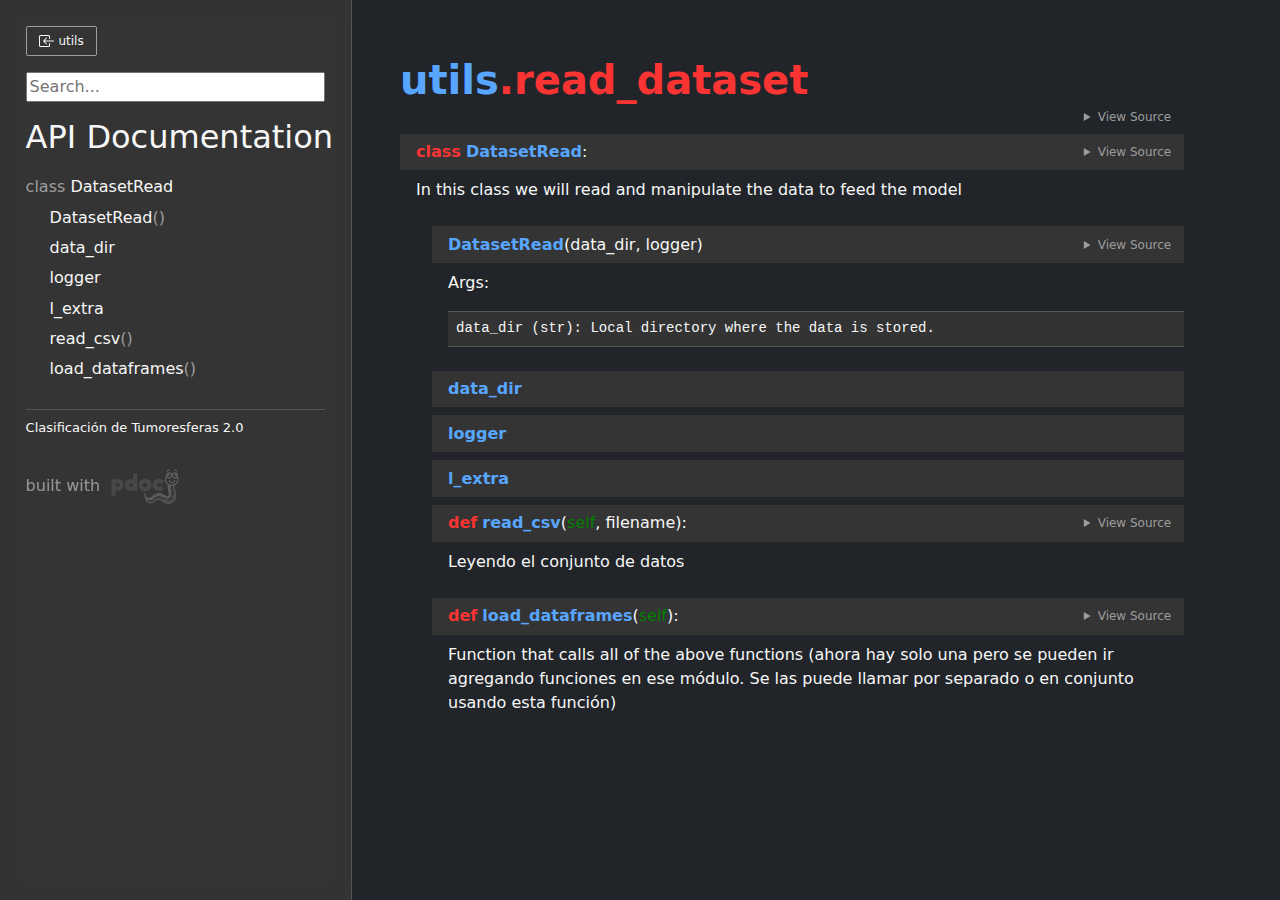
<file: py_folder/documentacion/Docs/utils/read_dataset.html>
<!doctype html>
<html lang="en">
<head>
    <meta charset="utf-8">
    <meta name="viewport" content="width=device-width, initial-scale=1">
    <meta name="generator" content="pdoc 14.0.0"/>
    <title>utils.read_dataset API documentation</title>
    <link rel="icon" type="image/png" href="https://raw.githubusercontent.com/luciabarg/datos_tumoresferas/main/ejemplo_segmentacion.png"/>

    <style>/*! * Bootstrap Reboot v5.0.0 (https://getbootstrap.com/) * Copyright 2011-2021 The Bootstrap Authors * Copyright 2011-2021 Twitter, Inc. * Licensed under MIT (https://github.com/twbs/bootstrap/blob/main/LICENSE) * Forked from Normalize.css, licensed MIT (https://github.com/necolas/normalize.css/blob/master/LICENSE.md) */*,::after,::before{box-sizing:border-box}@media (prefers-reduced-motion:no-preference){:root{scroll-behavior:smooth}}body{margin:0;font-family:system-ui,-apple-system,"Segoe UI",Roboto,"Helvetica Neue",Arial,"Noto Sans","Liberation Sans",sans-serif,"Apple Color Emoji","Segoe UI Emoji","Segoe UI Symbol","Noto Color Emoji";font-size:1rem;font-weight:400;line-height:1.5;color:#212529;background-color:#fff;-webkit-text-size-adjust:100%;-webkit-tap-highlight-color:transparent}hr{margin:1rem 0;color:inherit;background-color:currentColor;border:0;opacity:.25}hr:not([size]){height:1px}h1,h2,h3,h4,h5,h6{margin-top:0;margin-bottom:.5rem;font-weight:500;line-height:1.2}h1{font-size:calc(1.375rem + 1.5vw)}@media (min-width:1200px){h1{font-size:2.5rem}}h2{font-size:calc(1.325rem + .9vw)}@media (min-width:1200px){h2{font-size:2rem}}h3{font-size:calc(1.3rem + .6vw)}@media (min-width:1200px){h3{font-size:1.75rem}}h4{font-size:calc(1.275rem + .3vw)}@media (min-width:1200px){h4{font-size:1.5rem}}h5{font-size:1.25rem}h6{font-size:1rem}p{margin-top:0;margin-bottom:1rem}abbr[data-bs-original-title],abbr[title]{-webkit-text-decoration:underline dotted;text-decoration:underline dotted;cursor:help;-webkit-text-decoration-skip-ink:none;text-decoration-skip-ink:none}address{margin-bottom:1rem;font-style:normal;line-height:inherit}ol,ul{padding-left:2rem}dl,ol,ul{margin-top:0;margin-bottom:1rem}ol ol,ol ul,ul ol,ul ul{margin-bottom:0}dt{font-weight:700}dd{margin-bottom:.5rem;margin-left:0}blockquote{margin:0 0 1rem}b,strong{font-weight:bolder}small{font-size:.875em}mark{padding:.2em;background-color:#fcf8e3}sub,sup{position:relative;font-size:.75em;line-height:0;vertical-align:baseline}sub{bottom:-.25em}sup{top:-.5em}a{color:#0d6efd;text-decoration:underline}a:hover{color:#0a58ca}a:not([href]):not([class]),a:not([href]):not([class]):hover{color:inherit;text-decoration:none}code,kbd,pre,samp{font-family:SFMono-Regular,Menlo,Monaco,Consolas,"Liberation Mono","Courier New",monospace;font-size:1em;direction:ltr;unicode-bidi:bidi-override}pre{display:block;margin-top:0;margin-bottom:1rem;overflow:auto;font-size:.875em}pre code{font-size:inherit;color:inherit;word-break:normal}code{font-size:.875em;color:#d63384;word-wrap:break-word}a>code{color:inherit}kbd{padding:.2rem .4rem;font-size:.875em;color:#fff;background-color:#212529;border-radius:.2rem}kbd kbd{padding:0;font-size:1em;font-weight:700}figure{margin:0 0 1rem}img,svg{vertical-align:middle}table{caption-side:bottom;border-collapse:collapse}caption{padding-top:.5rem;padding-bottom:.5rem;color:#6c757d;text-align:left}th{text-align:inherit;text-align:-webkit-match-parent}tbody,td,tfoot,th,thead,tr{border-color:inherit;border-style:solid;border-width:0}label{display:inline-block}button{border-radius:0}button:focus:not(:focus-visible){outline:0}button,input,optgroup,select,textarea{margin:0;font-family:inherit;font-size:inherit;line-height:inherit}button,select{text-transform:none}[role=button]{cursor:pointer}select{word-wrap:normal}select:disabled{opacity:1}[list]::-webkit-calendar-picker-indicator{display:none}[type=button],[type=reset],[type=submit],button{-webkit-appearance:button}[type=button]:not(:disabled),[type=reset]:not(:disabled),[type=submit]:not(:disabled),button:not(:disabled){cursor:pointer}::-moz-focus-inner{padding:0;border-style:none}textarea{resize:vertical}fieldset{min-width:0;padding:0;margin:0;border:0}legend{float:left;width:100%;padding:0;margin-bottom:.5rem;font-size:calc(1.275rem + .3vw);line-height:inherit}@media (min-width:1200px){legend{font-size:1.5rem}}legend+*{clear:left}::-webkit-datetime-edit-day-field,::-webkit-datetime-edit-fields-wrapper,::-webkit-datetime-edit-hour-field,::-webkit-datetime-edit-minute,::-webkit-datetime-edit-month-field,::-webkit-datetime-edit-text,::-webkit-datetime-edit-year-field{padding:0}::-webkit-inner-spin-button{height:auto}[type=search]{outline-offset:-2px;-webkit-appearance:textfield}::-webkit-search-decoration{-webkit-appearance:none}::-webkit-color-swatch-wrapper{padding:0}::file-selector-button{font:inherit}::-webkit-file-upload-button{font:inherit;-webkit-appearance:button}output{display:inline-block}iframe{border:0}summary{display:list-item;cursor:pointer}progress{vertical-align:baseline}[hidden]{display:none!important}</style>
    <style>/*! syntax-highlighting.css */pre{line-height:125%;}span.linenos{color:inherit; background-color:transparent; padding-left:5px; padding-right:20px;}.pdoc-code .hll{background-color:#ffffcc}.pdoc-code{background:#f8f8f8;}.pdoc-code .c{color:#3D7B7B; font-style:italic}.pdoc-code .err{border:1px solid #FF0000}.pdoc-code .k{color:#008000; font-weight:bold}.pdoc-code .o{color:#666666}.pdoc-code .ch{color:#3D7B7B; font-style:italic}.pdoc-code .cm{color:#3D7B7B; font-style:italic}.pdoc-code .cp{color:#9C6500}.pdoc-code .cpf{color:#3D7B7B; font-style:italic}.pdoc-code .c1{color:#3D7B7B; font-style:italic}.pdoc-code .cs{color:#3D7B7B; font-style:italic}.pdoc-code .gd{color:#A00000}.pdoc-code .ge{font-style:italic}.pdoc-code .gr{color:#E40000}.pdoc-code .gh{color:#000080; font-weight:bold}.pdoc-code .gi{color:#008400}.pdoc-code .go{color:#717171}.pdoc-code .gp{color:#000080; font-weight:bold}.pdoc-code .gs{font-weight:bold}.pdoc-code .gu{color:#800080; font-weight:bold}.pdoc-code .gt{color:#0044DD}.pdoc-code .kc{color:#008000; font-weight:bold}.pdoc-code .kd{color:#008000; font-weight:bold}.pdoc-code .kn{color:#008000; font-weight:bold}.pdoc-code .kp{color:#008000}.pdoc-code .kr{color:#008000; font-weight:bold}.pdoc-code .kt{color:#B00040}.pdoc-code .m{color:#666666}.pdoc-code .s{color:#BA2121}.pdoc-code .na{color:#687822}.pdoc-code .nb{color:#008000}.pdoc-code .nc{color:#0000FF; font-weight:bold}.pdoc-code .no{color:#880000}.pdoc-code .nd{color:#AA22FF}.pdoc-code .ni{color:#717171; font-weight:bold}.pdoc-code .ne{color:#CB3F38; font-weight:bold}.pdoc-code .nf{color:#0000FF}.pdoc-code .nl{color:#767600}.pdoc-code .nn{color:#0000FF; font-weight:bold}.pdoc-code .nt{color:#008000; font-weight:bold}.pdoc-code .nv{color:#19177C}.pdoc-code .ow{color:#b922ff; font-weight:bold}.pdoc-code .w{color:#bbbbbb}.pdoc-code .mb{color:#666666}.pdoc-code .mf{color:#666666}.pdoc-code .mh{color:#666666}.pdoc-code .mi{color:#666666}.pdoc-code .mo{color:#666666}.pdoc-code .sa{color:#BA2121}.pdoc-code .sb{color:#BA2121}.pdoc-code .sc{color:#BA2121}.pdoc-code .dl{color:#BA2121}.pdoc-code .sd{color:#BA2121; font-style:italic}.pdoc-code .s2{color:#BA2121}.pdoc-code .se{color:#AA5D1F; font-weight:bold}.pdoc-code .sh{color:#BA2121}.pdoc-code .si{color:#A45A77; font-weight:bold}.pdoc-code .sx{color:#008000}.pdoc-code .sr{color:#A45A77}.pdoc-code .s1{color:#BA2121}.pdoc-code .ss{color:#19177C}.pdoc-code .bp{color:#008000}.pdoc-code .fm{color:#0000FF}.pdoc-code .vc{color:#19177C}.pdoc-code .vg{color:#19177C}.pdoc-code .vi{color:#19177C}.pdoc-code .vm{color:#19177C}.pdoc-code .il{color:#666666}</style>
    <style>/*! theme.css */:root{--pdoc-background:#212529;}.pdoc{--text:#f7f7f7;--muted:#9d9d9d;--link:#58a6ff;-link-hover:#3989ff;--code:#333;--active:#555;--accent:#343434;--accent2:#555;--nav-hover:rgba(192, 195, 204, 0.89);--name:#58a6ff;--def:rgb(250, 51, 51);--annotation:#00c037;}</style>
    <style>/*! layout.css */html, body{width:100%;height:100%;}html, main{scroll-behavior:smooth;}body{background-color:var(--pdoc-background);}@media (max-width:769px){#navtoggle{cursor:pointer;position:absolute;width:50px;height:40px;top:1rem;right:1rem;border-color:var(--text);color:var(--text);display:flex;opacity:0.8;z-index:999;}#navtoggle:hover{opacity:1;}#togglestate + div{display:none;}#togglestate:checked + div{display:inherit;}main, header{padding:2rem 3vw;}header + main{margin-top:-3rem;}.git-button{display:none !important;}nav input[type="search"]{max-width:77%;}nav input[type="search"]:first-child{margin-top:-6px;}nav input[type="search"]:valid ~ *{display:none !important;}}@media (min-width:770px){:root{--sidebar-width:clamp(12.5rem, 28vw, 22rem);}nav{position:fixed;overflow:auto;height:100vh;width:var(--sidebar-width);}main, header{padding:3rem 2rem 3rem calc(var(--sidebar-width) + 3rem);width:calc(54rem + var(--sidebar-width));max-width:100%;}header + main{margin-top:-4rem;}#navtoggle{display:none;}}#togglestate{position:absolute;height:0;opacity:0;}nav.pdoc{--pad:clamp(0.5rem, 2vw, 1.75rem);--indent:1.5rem;background-color:var(--accent);border-right:1px solid var(--accent2);box-shadow:0 0 20px rgba(50, 50, 50, .2) inset;padding:0 0 0 var(--pad);overflow-wrap:anywhere;scrollbar-width:thin; scrollbar-color:var(--accent2) transparent }nav.pdoc::-webkit-scrollbar{width:.4rem; }nav.pdoc::-webkit-scrollbar-thumb{background-color:var(--accent2); }nav.pdoc > div{padding:var(--pad) 0;}nav.pdoc .module-list-button{display:inline-flex;align-items:center;color:var(--text);border-color:var(--muted);margin-bottom:1rem;}nav.pdoc .module-list-button:hover{border-color:var(--text);}nav.pdoc input[type=search]{display:block;outline-offset:0;width:calc(100% - var(--pad));}nav.pdoc .logo{max-width:calc(100% - var(--pad));max-height:35vh;display:block;margin:0 auto 1rem;transform:translate(calc(-.5 * var(--pad)), 0);}nav.pdoc ul{list-style:none;padding-left:0;}nav.pdoc > div > ul{margin-left:calc(0px - var(--pad));}nav.pdoc li a{padding:.2rem 0 .2rem calc(var(--pad) + var(--indent));}nav.pdoc > div > ul > li > a{padding-left:var(--pad);}nav.pdoc li{transition:all 100ms;}nav.pdoc li:hover{background-color:var(--nav-hover);}nav.pdoc a, nav.pdoc a:hover{color:var(--text);}nav.pdoc a{display:block;}nav.pdoc > h2:first-of-type{margin-top:1.5rem;}nav.pdoc .class:before{content:"class ";color:var(--muted);}nav.pdoc .function:after{content:"()";color:var(--muted);}nav.pdoc footer:before{content:"";display:block;width:calc(100% - var(--pad));border-top:solid var(--accent2) 1px;margin-top:1.5rem;padding-top:.5rem;}nav.pdoc footer{font-size:small;}</style>
    <style>/*! content.css */.pdoc{color:var(--text);box-sizing:border-box;line-height:1.5;background:none;}.pdoc .pdoc-button{cursor:pointer;display:inline-block;border:solid black 1px;border-radius:2px;font-size:.75rem;padding:calc(0.5em - 1px) 1em;transition:100ms all;}.pdoc .pdoc-alert{padding:1rem 1rem 1rem calc(1.5rem + 24px);border:1px solid transparent;border-radius:.25rem;background-repeat:no-repeat;background-position:1rem center;margin-bottom:1rem;}.pdoc .pdoc-alert > *:last-child{margin-bottom:0;}.pdoc .pdoc-alert-note {color:#084298;background-color:#cfe2ff;border-color:#b6d4fe;background-image:url("data:image/svg+xml,%3Csvg%20xmlns%3D%22http%3A//www.w3.org/2000/svg%22%20width%3D%2224%22%20height%3D%2224%22%20fill%3D%22%23084298%22%20viewBox%3D%220%200%2016%2016%22%3E%3Cpath%20d%3D%22M8%2016A8%208%200%201%200%208%200a8%208%200%200%200%200%2016zm.93-9.412-1%204.705c-.07.34.029.533.304.533.194%200%20.487-.07.686-.246l-.088.416c-.287.346-.92.598-1.465.598-.703%200-1.002-.422-.808-1.319l.738-3.468c.064-.293.006-.399-.287-.47l-.451-.081.082-.381%202.29-.287zM8%205.5a1%201%200%201%201%200-2%201%201%200%200%201%200%202z%22/%3E%3C/svg%3E");}.pdoc .pdoc-alert-warning{color:#664d03;background-color:#fff3cd;border-color:#ffecb5;background-image:url("data:image/svg+xml,%3Csvg%20xmlns%3D%22http%3A//www.w3.org/2000/svg%22%20width%3D%2224%22%20height%3D%2224%22%20fill%3D%22%23664d03%22%20viewBox%3D%220%200%2016%2016%22%3E%3Cpath%20d%3D%22M8.982%201.566a1.13%201.13%200%200%200-1.96%200L.165%2013.233c-.457.778.091%201.767.98%201.767h13.713c.889%200%201.438-.99.98-1.767L8.982%201.566zM8%205c.535%200%20.954.462.9.995l-.35%203.507a.552.552%200%200%201-1.1%200L7.1%205.995A.905.905%200%200%201%208%205zm.002%206a1%201%200%201%201%200%202%201%201%200%200%201%200-2z%22/%3E%3C/svg%3E");}.pdoc .pdoc-alert-danger{color:#842029;background-color:#f8d7da;border-color:#f5c2c7;background-image:url("data:image/svg+xml,%3Csvg%20xmlns%3D%22http%3A//www.w3.org/2000/svg%22%20width%3D%2224%22%20height%3D%2224%22%20fill%3D%22%23842029%22%20viewBox%3D%220%200%2016%2016%22%3E%3Cpath%20d%3D%22M5.52.359A.5.5%200%200%201%206%200h4a.5.5%200%200%201%20.474.658L8.694%206H12.5a.5.5%200%200%201%20.395.807l-7%209a.5.5%200%200%201-.873-.454L6.823%209.5H3.5a.5.5%200%200%201-.48-.641l2.5-8.5z%22/%3E%3C/svg%3E");}.pdoc .visually-hidden{position:absolute !important;width:1px !important;height:1px !important;padding:0 !important;margin:-1px !important;overflow:hidden !important;clip:rect(0, 0, 0, 0) !important;white-space:nowrap !important;border:0 !important;}.pdoc h1, .pdoc h2, .pdoc h3{font-weight:300;margin:.3em 0;padding:.2em 0;}.pdoc > section:not(.module-info) h1{font-size:1.5rem;font-weight:500;}.pdoc > section:not(.module-info) h2{font-size:1.4rem;font-weight:500;}.pdoc > section:not(.module-info) h3{font-size:1.3rem;font-weight:500;}.pdoc > section:not(.module-info) h4{font-size:1.2rem;}.pdoc > section:not(.module-info) h5{font-size:1.1rem;}.pdoc a{text-decoration:none;color:var(--link);}.pdoc a:hover{color:var(--link-hover);}.pdoc blockquote{margin-left:2rem;}.pdoc pre{border-top:1px solid var(--accent2);border-bottom:1px solid var(--accent2);margin-top:0;margin-bottom:1em;padding:.5rem 0 .5rem .5rem;overflow-x:auto;background-color:var(--code);}.pdoc code{color:var(--text);padding:.2em .4em;margin:0;font-size:85%;background-color:var(--code);border-radius:6px;}.pdoc a > code{color:inherit;}.pdoc pre > code{display:inline-block;font-size:inherit;background:none;border:none;padding:0;}.pdoc > section:not(.module-info){margin-bottom:1.5rem;}.pdoc .modulename{margin-top:0;font-weight:bold;}.pdoc .modulename a{color:var(--link);transition:100ms all;}.pdoc .git-button{float:right;border:solid var(--link) 1px;}.pdoc .git-button:hover{background-color:var(--link);color:var(--pdoc-background);}.view-source-toggle-state,.view-source-toggle-state ~ .pdoc-code{display:none;}.view-source-toggle-state:checked ~ .pdoc-code{display:block;}.view-source-button{display:inline-block;float:right;font-size:.75rem;line-height:1.5rem;color:var(--muted);padding:0 .4rem 0 1.3rem;cursor:pointer;text-indent:-2px;}.view-source-button > span{visibility:hidden;}.module-info .view-source-button{float:none;display:flex;justify-content:flex-end;margin:-1.2rem .4rem -.2rem 0;}.view-source-button::before{position:absolute;content:"View Source";display:list-item;list-style-type:disclosure-closed;}.view-source-toggle-state:checked ~ .attr .view-source-button::before,.view-source-toggle-state:checked ~ .view-source-button::before{list-style-type:disclosure-open;}.pdoc .docstring{margin-bottom:1.5rem;}.pdoc section:not(.module-info) .docstring{margin-left:clamp(0rem, 5vw - 2rem, 1rem);}.pdoc .docstring .pdoc-code{margin-left:1em;margin-right:1em;}.pdoc h1:target,.pdoc h2:target,.pdoc h3:target,.pdoc h4:target,.pdoc h5:target,.pdoc h6:target,.pdoc .pdoc-code > pre > span:target{background-color:var(--active);box-shadow:-1rem 0 0 0 var(--active);}.pdoc .pdoc-code > pre > span:target{display:block;}.pdoc div:target > .attr,.pdoc section:target > .attr,.pdoc dd:target > a{background-color:var(--active);}.pdoc *{scroll-margin:2rem;}.pdoc .pdoc-code .linenos{user-select:none;}.pdoc .attr:hover{filter:contrast(0.95);}.pdoc section, .pdoc .classattr{position:relative;}.pdoc .headerlink{--width:clamp(1rem, 3vw, 2rem);position:absolute;top:0;left:calc(0rem - var(--width));transition:all 100ms ease-in-out;opacity:0;}.pdoc .headerlink::before{content:"#";display:block;text-align:center;width:var(--width);height:2.3rem;line-height:2.3rem;font-size:1.5rem;}.pdoc .attr:hover ~ .headerlink,.pdoc *:target > .headerlink,.pdoc .headerlink:hover{opacity:1;}.pdoc .attr{display:block;margin:.5rem 0 .5rem;padding:.4rem .4rem .4rem 1rem;background-color:var(--accent);overflow-x:auto;}.pdoc .classattr{margin-left:2rem;}.pdoc .name{color:var(--name);font-weight:bold;}.pdoc .def{color:var(--def);font-weight:bold;}.pdoc .signature{background-color:transparent;}.pdoc .param, .pdoc .return-annotation{white-space:pre;}.pdoc .signature.multiline .param{display:block;}.pdoc .signature.condensed .param{display:inline-block;}.pdoc .annotation{color:var(--annotation);}.pdoc .view-value-toggle-state,.pdoc .view-value-toggle-state ~ .default_value{display:none;}.pdoc .view-value-toggle-state:checked ~ .default_value{display:inherit;}.pdoc .view-value-button{font-size:.5rem;vertical-align:middle;border-style:dashed;margin-top:-0.1rem;}.pdoc .view-value-button:hover{background:white;}.pdoc .view-value-button::before{content:"show";text-align:center;width:2.2em;display:inline-block;}.pdoc .view-value-toggle-state:checked ~ .view-value-button::before{content:"hide";}.pdoc .inherited{margin-left:2rem;}.pdoc .inherited dt{font-weight:700;}.pdoc .inherited dt, .pdoc .inherited dd{display:inline;margin-left:0;margin-bottom:.5rem;}.pdoc .inherited dd:not(:last-child):after{content:", ";}.pdoc .inherited .class:before{content:"class ";}.pdoc .inherited .function a:after{content:"()";}.pdoc .search-result .docstring{overflow:auto;max-height:25vh;}.pdoc .search-result.focused > .attr{background-color:var(--active);}.pdoc .attribution{margin-top:2rem;display:block;opacity:0.5;transition:all 200ms;filter:grayscale(100%);}.pdoc .attribution:hover{opacity:1;filter:grayscale(0%);}.pdoc .attribution img{margin-left:5px;height:35px;vertical-align:middle;width:70px;transition:all 200ms;}.pdoc table{display:block;width:max-content;max-width:100%;overflow:auto;margin-bottom:1rem;}.pdoc table th{font-weight:600;}.pdoc table th, .pdoc table td{padding:6px 13px;border:1px solid var(--accent2);}</style>
    <style>/*! custom.css */.modulename{color:rgb(250, 51, 51);}</style></head>
<body>
    <nav class="pdoc">
        <label id="navtoggle" for="togglestate" class="pdoc-button"><svg xmlns='http://www.w3.org/2000/svg' viewBox='0 0 30 30'><path stroke-linecap='round' stroke="currentColor" stroke-miterlimit='10' stroke-width='2' d='M4 7h22M4 15h22M4 23h22'/></svg></label>
        <input id="togglestate" type="checkbox" aria-hidden="true" tabindex="-1">
        <div>            <a class="pdoc-button module-list-button" href="../utils.html">
<svg xmlns="http://www.w3.org/2000/svg" width="16" height="16" fill="currentColor" class="bi bi-box-arrow-in-left" viewBox="0 0 16 16">
  <path fill-rule="evenodd" d="M10 3.5a.5.5 0 0 0-.5-.5h-8a.5.5 0 0 0-.5.5v9a.5.5 0 0 0 .5.5h8a.5.5 0 0 0 .5-.5v-2a.5.5 0 0 1 1 0v2A1.5 1.5 0 0 1 9.5 14h-8A1.5 1.5 0 0 1 0 12.5v-9A1.5 1.5 0 0 1 1.5 2h8A1.5 1.5 0 0 1 11 3.5v2a.5.5 0 0 1-1 0v-2z"/>
  <path fill-rule="evenodd" d="M4.146 8.354a.5.5 0 0 1 0-.708l3-3a.5.5 0 1 1 .708.708L5.707 7.5H14.5a.5.5 0 0 1 0 1H5.707l2.147 2.146a.5.5 0 0 1-.708.708l-3-3z"/>
</svg>                &nbsp;utils</a>


            <input type="search" placeholder="Search..." role="searchbox" aria-label="search"
                   pattern=".+" required>



            <h2>API Documentation</h2>
                <ul class="memberlist">
            <li>
                    <a class="class" href="#DatasetRead">DatasetRead</a>
                            <ul class="memberlist">
                        <li>
                                <a class="function" href="#DatasetRead.__init__">DatasetRead</a>
                        </li>
                        <li>
                                <a class="variable" href="#DatasetRead.data_dir">data_dir</a>
                        </li>
                        <li>
                                <a class="variable" href="#DatasetRead.logger">logger</a>
                        </li>
                        <li>
                                <a class="variable" href="#DatasetRead.l_extra">l_extra</a>
                        </li>
                        <li>
                                <a class="function" href="#DatasetRead.read_csv">read_csv</a>
                        </li>
                        <li>
                                <a class="function" href="#DatasetRead.load_dataframes">load_dataframes</a>
                        </li>
                </ul>

            </li>
    </ul>


    <footer>Clasificación de Tumoresferas 2.0</footer>

        <a class="attribution" title="pdoc: Python API documentation generator" href="https://pdoc.dev" target="_blank">
            built with <span class="visually-hidden">pdoc</span><img
                alt="pdoc logo"
                src="data:image/svg+xml,%3Csvg%20xmlns%3D%22http%3A//www.w3.org/2000/svg%22%20role%3D%22img%22%20aria-label%3D%22pdoc%20logo%22%20width%3D%22300%22%20height%3D%22150%22%20viewBox%3D%22-1%200%2060%2030%22%3E%3Ctitle%3Epdoc%3C/title%3E%3Cpath%20d%3D%22M29.621%2021.293c-.011-.273-.214-.475-.511-.481a.5.5%200%200%200-.489.503l-.044%201.393c-.097.551-.695%201.215-1.566%201.704-.577.428-1.306.486-2.193.182-1.426-.617-2.467-1.654-3.304-2.487l-.173-.172a3.43%203.43%200%200%200-.365-.306.49.49%200%200%200-.286-.196c-1.718-1.06-4.931-1.47-7.353.191l-.219.15c-1.707%201.187-3.413%202.131-4.328%201.03-.02-.027-.49-.685-.141-1.763.233-.721.546-2.408.772-4.076.042-.09.067-.187.046-.288.166-1.347.277-2.625.241-3.351%201.378-1.008%202.271-2.586%202.271-4.362%200-.976-.272-1.935-.788-2.774-.057-.094-.122-.18-.184-.268.033-.167.052-.339.052-.516%200-1.477-1.202-2.679-2.679-2.679-.791%200-1.496.352-1.987.9a6.3%206.3%200%200%200-1.001.029c-.492-.564-1.207-.929-2.012-.929-1.477%200-2.679%201.202-2.679%202.679A2.65%202.65%200%200%200%20.97%206.554c-.383.747-.595%201.572-.595%202.41%200%202.311%201.507%204.29%203.635%205.107-.037.699-.147%202.27-.423%203.294l-.137.461c-.622%202.042-2.515%208.257%201.727%2010.643%201.614.908%203.06%201.248%204.317%201.248%202.665%200%204.492-1.524%205.322-2.401%201.476-1.559%202.886-1.854%206.491.82%201.877%201.393%203.514%201.753%204.861%201.068%202.223-1.713%202.811-3.867%203.399-6.374.077-.846.056-1.469.054-1.537zm-4.835%204.313c-.054.305-.156.586-.242.629-.034-.007-.131-.022-.307-.157-.145-.111-.314-.478-.456-.908.221.121.432.25.675.355.115.039.219.051.33.081zm-2.251-1.238c-.05.33-.158.648-.252.694-.022.001-.125-.018-.307-.157-.217-.166-.488-.906-.639-1.573.358.344.754.693%201.198%201.036zm-3.887-2.337c-.006-.116-.018-.231-.041-.342.635.145%201.189.368%201.599.625.097.231.166.481.174.642-.03.049-.055.101-.067.158-.046.013-.128.026-.298.004-.278-.037-.901-.57-1.367-1.087zm-1.127-.497c.116.306.176.625.12.71-.019.014-.117.045-.345.016-.206-.027-.604-.332-.986-.695.41-.051.816-.056%201.211-.031zm-4.535%201.535c.209.22.379.47.358.598-.006.041-.088.138-.351.234-.144.055-.539-.063-.979-.259a11.66%2011.66%200%200%200%20.972-.573zm.983-.664c.359-.237.738-.418%201.126-.554.25.237.479.548.457.694-.006.042-.087.138-.351.235-.174.064-.694-.105-1.232-.375zm-3.381%201.794c-.022.145-.061.29-.149.401-.133.166-.358.248-.69.251h-.002c-.133%200-.306-.26-.45-.621.417.091.854.07%201.291-.031zm-2.066-8.077a4.78%204.78%200%200%201-.775-.584c.172-.115.505-.254.88-.378l-.105.962zm-.331%202.302a10.32%2010.32%200%200%201-.828-.502c.202-.143.576-.328.984-.49l-.156.992zm-.45%202.157l-.701-.403c.214-.115.536-.249.891-.376a11.57%2011.57%200%200%201-.19.779zm-.181%201.716c.064.398.194.702.298.893-.194-.051-.435-.162-.736-.398.061-.119.224-.3.438-.495zM8.87%204.141c0%20.152-.123.276-.276.276s-.275-.124-.275-.276.123-.276.276-.276.275.124.275.276zm-.735-.389a1.15%201.15%200%200%200-.314.783%201.16%201.16%200%200%200%201.162%201.162c.457%200%20.842-.27%201.032-.653.026.117.042.238.042.362a1.68%201.68%200%200%201-1.679%201.679%201.68%201.68%200%200%201-1.679-1.679c0-.843.626-1.535%201.436-1.654zM5.059%205.406A1.68%201.68%200%200%201%203.38%207.085a1.68%201.68%200%200%201-1.679-1.679c0-.037.009-.072.011-.109.21.3.541.508.935.508a1.16%201.16%200%200%200%201.162-1.162%201.14%201.14%200%200%200-.474-.912c.015%200%20.03-.005.045-.005.926.001%201.679.754%201.679%201.68zM3.198%204.141c0%20.152-.123.276-.276.276s-.275-.124-.275-.276.123-.276.276-.276.275.124.275.276zM1.375%208.964c0-.52.103-1.035.288-1.52.466.394%201.06.64%201.717.64%201.144%200%202.116-.725%202.499-1.738.383%201.012%201.355%201.738%202.499%201.738.867%200%201.631-.421%202.121-1.062.307.605.478%201.267.478%201.942%200%202.486-2.153%204.51-4.801%204.51s-4.801-2.023-4.801-4.51zm24.342%2019.349c-.985.498-2.267.168-3.813-.979-3.073-2.281-5.453-3.199-7.813-.705-1.315%201.391-4.163%203.365-8.423.97-3.174-1.786-2.239-6.266-1.261-9.479l.146-.492c.276-1.02.395-2.457.444-3.268a6.11%206.11%200%200%200%201.18.115%206.01%206.01%200%200%200%202.536-.562l-.006.175c-.802.215-1.848.612-2.021%201.25-.079.295.021.601.274.837.219.203.415.364.598.501-.667.304-1.243.698-1.311%201.179-.02.144-.022.507.393.787.213.144.395.26.564.365-1.285.521-1.361.96-1.381%201.126-.018.142-.011.496.427.746l.854.489c-.473.389-.971.914-.999%201.429-.018.278.095.532.316.713.675.556%201.231.721%201.653.721.059%200%20.104-.014.158-.02.207.707.641%201.64%201.513%201.64h.013c.8-.008%201.236-.345%201.462-.626.173-.216.268-.457.325-.692.424.195.93.374%201.372.374.151%200%20.294-.021.423-.068.732-.27.944-.704.993-1.021.009-.061.003-.119.002-.179.266.086.538.147.789.147.15%200%20.294-.021.423-.069.542-.2.797-.489.914-.754.237.147.478.258.704.288.106.014.205.021.296.021.356%200%20.595-.101.767-.229.438.435%201.094.992%201.656%201.067.106.014.205.021.296.021a1.56%201.56%200%200%200%20.323-.035c.17.575.453%201.289.866%201.605.358.273.665.362.914.362a.99.99%200%200%200%20.421-.093%201.03%201.03%200%200%200%20.245-.164c.168.428.39.846.68%201.068.358.273.665.362.913.362a.99.99%200%200%200%20.421-.093c.317-.148.512-.448.639-.762.251.157.495.257.726.257.127%200%20.25-.024.37-.071.427-.17.706-.617.841-1.314.022-.015.047-.022.068-.038.067-.051.133-.104.196-.159-.443%201.486-1.107%202.761-2.086%203.257zM8.66%209.925a.5.5%200%201%200-1%200c0%20.653-.818%201.205-1.787%201.205s-1.787-.552-1.787-1.205a.5.5%200%201%200-1%200c0%201.216%201.25%202.205%202.787%202.205s2.787-.989%202.787-2.205zm4.4%2015.965l-.208.097c-2.661%201.258-4.708%201.436-6.086.527-1.542-1.017-1.88-3.19-1.844-4.198a.4.4%200%200%200-.385-.414c-.242-.029-.406.164-.414.385-.046%201.249.367%203.686%202.202%204.896.708.467%201.547.7%202.51.7%201.248%200%202.706-.392%204.362-1.174l.185-.086a.4.4%200%200%200%20.205-.527c-.089-.204-.326-.291-.527-.206zM9.547%202.292c.093.077.205.114.317.114a.5.5%200%200%200%20.318-.886L8.817.397a.5.5%200%200%200-.703.068.5.5%200%200%200%20.069.703l1.364%201.124zm-7.661-.065c.086%200%20.173-.022.253-.068l1.523-.893a.5.5%200%200%200-.506-.863l-1.523.892a.5.5%200%200%200-.179.685c.094.158.261.247.432.247z%22%20transform%3D%22matrix%28-1%200%200%201%2058%200%29%22%20fill%3D%22%233bb300%22/%3E%3Cpath%20d%3D%22M.3%2021.86V10.18q0-.46.02-.68.04-.22.18-.5.28-.54%201.34-.54%201.06%200%201.42.28.38.26.44.78.76-1.04%202.38-1.04%201.64%200%203.1%201.54%201.46%201.54%201.46%203.58%200%202.04-1.46%203.58-1.44%201.54-3.08%201.54-1.64%200-2.38-.92v4.04q0%20.46-.04.68-.02.22-.18.5-.14.3-.5.42-.36.12-.98.12-.62%200-1-.12-.36-.12-.52-.4-.14-.28-.18-.5-.02-.22-.02-.68zm3.96-9.42q-.46.54-.46%201.18%200%20.64.46%201.18.48.52%201.2.52.74%200%201.24-.52.52-.52.52-1.18%200-.66-.48-1.18-.48-.54-1.26-.54-.76%200-1.22.54zm14.741-8.36q.16-.3.54-.42.38-.12%201-.12.64%200%201.02.12.38.12.52.42.16.3.18.54.04.22.04.68v11.94q0%20.46-.04.7-.02.22-.18.5-.3.54-1.7.54-1.38%200-1.54-.98-.84.96-2.34.96-1.8%200-3.28-1.56-1.48-1.58-1.48-3.66%200-2.1%201.48-3.68%201.5-1.58%203.28-1.58%201.48%200%202.3%201v-4.2q0-.46.02-.68.04-.24.18-.52zm-3.24%2010.86q.52.54%201.26.54.74%200%201.22-.54.5-.54.5-1.18%200-.66-.48-1.22-.46-.56-1.26-.56-.8%200-1.28.56-.48.54-.48%201.2%200%20.66.52%201.2zm7.833-1.2q0-2.4%201.68-3.96%201.68-1.56%203.84-1.56%202.16%200%203.82%201.56%201.66%201.54%201.66%203.94%200%201.66-.86%202.96-.86%201.28-2.1%201.9-1.22.6-2.54.6-1.32%200-2.56-.64-1.24-.66-2.1-1.92-.84-1.28-.84-2.88zm4.18%201.44q.64.48%201.3.48.66%200%201.32-.5.66-.5.66-1.48%200-.98-.62-1.46-.62-.48-1.34-.48-.72%200-1.34.5-.62.5-.62%201.48%200%20.96.64%201.46zm11.412-1.44q0%20.84.56%201.32.56.46%201.18.46.64%200%201.18-.36.56-.38.9-.38.6%200%201.46%201.06.46.58.46%201.04%200%20.76-1.1%201.42-1.14.8-2.8.8-1.86%200-3.58-1.34-.82-.64-1.34-1.7-.52-1.08-.52-2.36%200-1.3.52-2.34.52-1.06%201.34-1.7%201.66-1.32%203.54-1.32.76%200%201.48.22.72.2%201.06.4l.32.2q.36.24.56.38.52.4.52.92%200%20.5-.42%201.14-.72%201.1-1.38%201.1-.38%200-1.08-.44-.36-.34-1.04-.34-.66%200-1.24.48-.58.48-.58%201.34z%22%20fill%3D%22green%22/%3E%3C/svg%3E"/>
        </a>
</div>
    </nav>
    <main class="pdoc">
            <section class="module-info">
                    <h1 class="modulename">
<a href="./../utils.html">utils</a><wbr>.read_dataset    </h1>

                
                        <input id="mod-read_dataset-view-source" class="view-source-toggle-state" type="checkbox" aria-hidden="true" tabindex="-1">

                        <label class="view-source-button" for="mod-read_dataset-view-source"><span>View Source</span></label>

                        <div class="pdoc-code codehilite"><pre><span></span><span id="L-1"><a href="#L-1"><span class="linenos"> 1</span></a><span class="kn">import</span> <span class="nn">pandas</span> <span class="k">as</span> <span class="nn">pd</span>
</span><span id="L-2"><a href="#L-2"><span class="linenos"> 2</span></a>
</span><span id="L-3"><a href="#L-3"><span class="linenos"> 3</span></a><span class="k">class</span> <span class="nc">DatasetRead</span><span class="p">:</span>
</span><span id="L-4"><a href="#L-4"><span class="linenos"> 4</span></a><span class="w">    </span><span class="sd">&quot;&quot;&quot;</span>
</span><span id="L-5"><a href="#L-5"><span class="linenos"> 5</span></a>
</span><span id="L-6"><a href="#L-6"><span class="linenos"> 6</span></a><span class="sd">    In this class we will read and manipulate the data to feed the model</span>
</span><span id="L-7"><a href="#L-7"><span class="linenos"> 7</span></a>
</span><span id="L-8"><a href="#L-8"><span class="linenos"> 8</span></a><span class="sd">    &quot;&quot;&quot;</span>
</span><span id="L-9"><a href="#L-9"><span class="linenos"> 9</span></a>
</span><span id="L-10"><a href="#L-10"><span class="linenos">10</span></a>    <span class="k">def</span> <span class="fm">__init__</span><span class="p">(</span><span class="bp">self</span><span class="p">,</span> <span class="n">data_dir</span><span class="p">,</span> <span class="n">logger</span><span class="p">):</span>
</span><span id="L-11"><a href="#L-11"><span class="linenos">11</span></a><span class="w">        </span><span class="sd">&quot;&quot;&quot;</span>
</span><span id="L-12"><a href="#L-12"><span class="linenos">12</span></a>
</span><span id="L-13"><a href="#L-13"><span class="linenos">13</span></a><span class="sd">        Args:</span>
</span><span id="L-14"><a href="#L-14"><span class="linenos">14</span></a>
</span><span id="L-15"><a href="#L-15"><span class="linenos">15</span></a><span class="sd">            data_dir (str): Local directory where the data is stored.</span>
</span><span id="L-16"><a href="#L-16"><span class="linenos">16</span></a>
</span><span id="L-17"><a href="#L-17"><span class="linenos">17</span></a><span class="sd">        &quot;&quot;&quot;</span>
</span><span id="L-18"><a href="#L-18"><span class="linenos">18</span></a>        <span class="bp">self</span><span class="o">.</span><span class="n">data_dir</span> <span class="o">=</span> <span class="n">data_dir</span>
</span><span id="L-19"><a href="#L-19"><span class="linenos">19</span></a>        <span class="bp">self</span><span class="o">.</span><span class="n">logger</span> <span class="o">=</span> <span class="n">logger</span>
</span><span id="L-20"><a href="#L-20"><span class="linenos">20</span></a>        <span class="bp">self</span><span class="o">.</span><span class="n">l_extra</span> <span class="o">=</span> <span class="p">{</span><span class="s1">&#39;name_class&#39;</span><span class="p">:</span> <span class="s1">&#39;load_class&#39;</span><span class="p">}</span>
</span><span id="L-21"><a href="#L-21"><span class="linenos">21</span></a>
</span><span id="L-22"><a href="#L-22"><span class="linenos">22</span></a>    
</span><span id="L-23"><a href="#L-23"><span class="linenos">23</span></a>    <span class="k">def</span> <span class="nf">read_csv</span><span class="p">(</span><span class="bp">self</span><span class="p">,</span> <span class="n">filename</span><span class="p">):</span>
</span><span id="L-24"><a href="#L-24"><span class="linenos">24</span></a><span class="w">        </span><span class="sd">&quot;&quot;&quot; </span>
</span><span id="L-25"><a href="#L-25"><span class="linenos">25</span></a><span class="sd">        Leyendo el conjunto de datos </span>
</span><span id="L-26"><a href="#L-26"><span class="linenos">26</span></a><span class="sd">        &quot;&quot;&quot;</span>
</span><span id="L-27"><a href="#L-27"><span class="linenos">27</span></a>        <span class="bp">self</span><span class="o">.</span><span class="n">logger</span><span class="o">.</span><span class="n">info</span><span class="p">(</span><span class="s1">&#39;Cargando el conjunto de datos...&#39;</span><span class="p">,</span> <span class="n">extra</span><span class="o">=</span><span class="bp">self</span><span class="o">.</span><span class="n">l_extra</span><span class="p">)</span>
</span><span id="L-28"><a href="#L-28"><span class="linenos">28</span></a>        
</span><span id="L-29"><a href="#L-29"><span class="linenos">29</span></a>        <span class="n">df</span> <span class="o">=</span> <span class="n">pd</span><span class="o">.</span><span class="n">read_csv</span><span class="p">(</span><span class="sa">f</span><span class="s1">&#39;</span><span class="si">{</span><span class="bp">self</span><span class="o">.</span><span class="n">data_dir</span><span class="si">}</span><span class="s1">/</span><span class="si">{</span><span class="n">filename</span><span class="si">}</span><span class="s1">&#39;</span><span class="p">)</span>
</span><span id="L-30"><a href="#L-30"><span class="linenos">30</span></a>        
</span><span id="L-31"><a href="#L-31"><span class="linenos">31</span></a>        <span class="k">return</span> <span class="n">df</span>
</span><span id="L-32"><a href="#L-32"><span class="linenos">32</span></a>
</span><span id="L-33"><a href="#L-33"><span class="linenos">33</span></a>
</span><span id="L-34"><a href="#L-34"><span class="linenos">34</span></a>    <span class="k">def</span> <span class="nf">load_dataframes</span><span class="p">(</span><span class="bp">self</span><span class="p">):</span>
</span><span id="L-35"><a href="#L-35"><span class="linenos">35</span></a><span class="w">        </span><span class="sd">&quot;&quot;&quot;</span>
</span><span id="L-36"><a href="#L-36"><span class="linenos">36</span></a><span class="sd">         Function that calls all of the above functions </span>
</span><span id="L-37"><a href="#L-37"><span class="linenos">37</span></a><span class="sd">         (ahora hay solo una pero se pueden ir agregando funciones en ese módulo. </span>
</span><span id="L-38"><a href="#L-38"><span class="linenos">38</span></a><span class="sd">         Se las puede llamar por separado o en conjunto usando esta función)</span>
</span><span id="L-39"><a href="#L-39"><span class="linenos">39</span></a>
</span><span id="L-40"><a href="#L-40"><span class="linenos">40</span></a><span class="sd">        &quot;&quot;&quot;</span>
</span><span id="L-41"><a href="#L-41"><span class="linenos">41</span></a>        <span class="n">filename</span> <span class="o">=</span> <span class="s1">&#39;raw/fiji_datos_0al7mo_labels.csv&#39;</span>
</span><span id="L-42"><a href="#L-42"><span class="linenos">42</span></a>        <span class="n">fiji_datos</span> <span class="o">=</span> <span class="bp">self</span><span class="o">.</span><span class="n">read_csv</span><span class="p">(</span><span class="n">filename</span><span class="p">)</span>
</span><span id="L-43"><a href="#L-43"><span class="linenos">43</span></a>       
</span><span id="L-44"><a href="#L-44"><span class="linenos">44</span></a>        <span class="bp">self</span><span class="o">.</span><span class="n">logger</span><span class="o">.</span><span class="n">info</span><span class="p">(</span>
</span><span id="L-45"><a href="#L-45"><span class="linenos">45</span></a>            <span class="sa">f</span><span class="s1">&#39;shapes:</span><span class="si">{</span><span class="n">fiji_datos</span><span class="o">.</span><span class="n">shape</span><span class="si">}</span><span class="s1">&#39;</span><span class="p">,</span> <span class="n">extra</span><span class="o">=</span><span class="bp">self</span><span class="o">.</span><span class="n">l_extra</span><span class="p">)</span>
</span><span id="L-46"><a href="#L-46"><span class="linenos">46</span></a>
</span><span id="L-47"><a href="#L-47"><span class="linenos">47</span></a>        <span class="k">return</span> <span class="n">fiji_datos</span>
</span></pre></div>


            </section>
                <section id="DatasetRead">
                            <input id="DatasetRead-view-source" class="view-source-toggle-state" type="checkbox" aria-hidden="true" tabindex="-1">
<div class="attr class">
            
    <span class="def">class</span>
    <span class="name">DatasetRead</span>:

                <label class="view-source-button" for="DatasetRead-view-source"><span>View Source</span></label>

    </div>
    <a class="headerlink" href="#DatasetRead"></a>
            <div class="pdoc-code codehilite"><pre><span></span><span id="DatasetRead-4"><a href="#DatasetRead-4"><span class="linenos"> 4</span></a><span class="k">class</span> <span class="nc">DatasetRead</span><span class="p">:</span>
</span><span id="DatasetRead-5"><a href="#DatasetRead-5"><span class="linenos"> 5</span></a><span class="w">    </span><span class="sd">&quot;&quot;&quot;</span>
</span><span id="DatasetRead-6"><a href="#DatasetRead-6"><span class="linenos"> 6</span></a>
</span><span id="DatasetRead-7"><a href="#DatasetRead-7"><span class="linenos"> 7</span></a><span class="sd">    In this class we will read and manipulate the data to feed the model</span>
</span><span id="DatasetRead-8"><a href="#DatasetRead-8"><span class="linenos"> 8</span></a>
</span><span id="DatasetRead-9"><a href="#DatasetRead-9"><span class="linenos"> 9</span></a><span class="sd">    &quot;&quot;&quot;</span>
</span><span id="DatasetRead-10"><a href="#DatasetRead-10"><span class="linenos">10</span></a>
</span><span id="DatasetRead-11"><a href="#DatasetRead-11"><span class="linenos">11</span></a>    <span class="k">def</span> <span class="fm">__init__</span><span class="p">(</span><span class="bp">self</span><span class="p">,</span> <span class="n">data_dir</span><span class="p">,</span> <span class="n">logger</span><span class="p">):</span>
</span><span id="DatasetRead-12"><a href="#DatasetRead-12"><span class="linenos">12</span></a><span class="w">        </span><span class="sd">&quot;&quot;&quot;</span>
</span><span id="DatasetRead-13"><a href="#DatasetRead-13"><span class="linenos">13</span></a>
</span><span id="DatasetRead-14"><a href="#DatasetRead-14"><span class="linenos">14</span></a><span class="sd">        Args:</span>
</span><span id="DatasetRead-15"><a href="#DatasetRead-15"><span class="linenos">15</span></a>
</span><span id="DatasetRead-16"><a href="#DatasetRead-16"><span class="linenos">16</span></a><span class="sd">            data_dir (str): Local directory where the data is stored.</span>
</span><span id="DatasetRead-17"><a href="#DatasetRead-17"><span class="linenos">17</span></a>
</span><span id="DatasetRead-18"><a href="#DatasetRead-18"><span class="linenos">18</span></a><span class="sd">        &quot;&quot;&quot;</span>
</span><span id="DatasetRead-19"><a href="#DatasetRead-19"><span class="linenos">19</span></a>        <span class="bp">self</span><span class="o">.</span><span class="n">data_dir</span> <span class="o">=</span> <span class="n">data_dir</span>
</span><span id="DatasetRead-20"><a href="#DatasetRead-20"><span class="linenos">20</span></a>        <span class="bp">self</span><span class="o">.</span><span class="n">logger</span> <span class="o">=</span> <span class="n">logger</span>
</span><span id="DatasetRead-21"><a href="#DatasetRead-21"><span class="linenos">21</span></a>        <span class="bp">self</span><span class="o">.</span><span class="n">l_extra</span> <span class="o">=</span> <span class="p">{</span><span class="s1">&#39;name_class&#39;</span><span class="p">:</span> <span class="s1">&#39;load_class&#39;</span><span class="p">}</span>
</span><span id="DatasetRead-22"><a href="#DatasetRead-22"><span class="linenos">22</span></a>
</span><span id="DatasetRead-23"><a href="#DatasetRead-23"><span class="linenos">23</span></a>    
</span><span id="DatasetRead-24"><a href="#DatasetRead-24"><span class="linenos">24</span></a>    <span class="k">def</span> <span class="nf">read_csv</span><span class="p">(</span><span class="bp">self</span><span class="p">,</span> <span class="n">filename</span><span class="p">):</span>
</span><span id="DatasetRead-25"><a href="#DatasetRead-25"><span class="linenos">25</span></a><span class="w">        </span><span class="sd">&quot;&quot;&quot; </span>
</span><span id="DatasetRead-26"><a href="#DatasetRead-26"><span class="linenos">26</span></a><span class="sd">        Leyendo el conjunto de datos </span>
</span><span id="DatasetRead-27"><a href="#DatasetRead-27"><span class="linenos">27</span></a><span class="sd">        &quot;&quot;&quot;</span>
</span><span id="DatasetRead-28"><a href="#DatasetRead-28"><span class="linenos">28</span></a>        <span class="bp">self</span><span class="o">.</span><span class="n">logger</span><span class="o">.</span><span class="n">info</span><span class="p">(</span><span class="s1">&#39;Cargando el conjunto de datos...&#39;</span><span class="p">,</span> <span class="n">extra</span><span class="o">=</span><span class="bp">self</span><span class="o">.</span><span class="n">l_extra</span><span class="p">)</span>
</span><span id="DatasetRead-29"><a href="#DatasetRead-29"><span class="linenos">29</span></a>        
</span><span id="DatasetRead-30"><a href="#DatasetRead-30"><span class="linenos">30</span></a>        <span class="n">df</span> <span class="o">=</span> <span class="n">pd</span><span class="o">.</span><span class="n">read_csv</span><span class="p">(</span><span class="sa">f</span><span class="s1">&#39;</span><span class="si">{</span><span class="bp">self</span><span class="o">.</span><span class="n">data_dir</span><span class="si">}</span><span class="s1">/</span><span class="si">{</span><span class="n">filename</span><span class="si">}</span><span class="s1">&#39;</span><span class="p">)</span>
</span><span id="DatasetRead-31"><a href="#DatasetRead-31"><span class="linenos">31</span></a>        
</span><span id="DatasetRead-32"><a href="#DatasetRead-32"><span class="linenos">32</span></a>        <span class="k">return</span> <span class="n">df</span>
</span><span id="DatasetRead-33"><a href="#DatasetRead-33"><span class="linenos">33</span></a>
</span><span id="DatasetRead-34"><a href="#DatasetRead-34"><span class="linenos">34</span></a>
</span><span id="DatasetRead-35"><a href="#DatasetRead-35"><span class="linenos">35</span></a>    <span class="k">def</span> <span class="nf">load_dataframes</span><span class="p">(</span><span class="bp">self</span><span class="p">):</span>
</span><span id="DatasetRead-36"><a href="#DatasetRead-36"><span class="linenos">36</span></a><span class="w">        </span><span class="sd">&quot;&quot;&quot;</span>
</span><span id="DatasetRead-37"><a href="#DatasetRead-37"><span class="linenos">37</span></a><span class="sd">         Function that calls all of the above functions </span>
</span><span id="DatasetRead-38"><a href="#DatasetRead-38"><span class="linenos">38</span></a><span class="sd">         (ahora hay solo una pero se pueden ir agregando funciones en ese módulo. </span>
</span><span id="DatasetRead-39"><a href="#DatasetRead-39"><span class="linenos">39</span></a><span class="sd">         Se las puede llamar por separado o en conjunto usando esta función)</span>
</span><span id="DatasetRead-40"><a href="#DatasetRead-40"><span class="linenos">40</span></a>
</span><span id="DatasetRead-41"><a href="#DatasetRead-41"><span class="linenos">41</span></a><span class="sd">        &quot;&quot;&quot;</span>
</span><span id="DatasetRead-42"><a href="#DatasetRead-42"><span class="linenos">42</span></a>        <span class="n">filename</span> <span class="o">=</span> <span class="s1">&#39;raw/fiji_datos_0al7mo_labels.csv&#39;</span>
</span><span id="DatasetRead-43"><a href="#DatasetRead-43"><span class="linenos">43</span></a>        <span class="n">fiji_datos</span> <span class="o">=</span> <span class="bp">self</span><span class="o">.</span><span class="n">read_csv</span><span class="p">(</span><span class="n">filename</span><span class="p">)</span>
</span><span id="DatasetRead-44"><a href="#DatasetRead-44"><span class="linenos">44</span></a>       
</span><span id="DatasetRead-45"><a href="#DatasetRead-45"><span class="linenos">45</span></a>        <span class="bp">self</span><span class="o">.</span><span class="n">logger</span><span class="o">.</span><span class="n">info</span><span class="p">(</span>
</span><span id="DatasetRead-46"><a href="#DatasetRead-46"><span class="linenos">46</span></a>            <span class="sa">f</span><span class="s1">&#39;shapes:</span><span class="si">{</span><span class="n">fiji_datos</span><span class="o">.</span><span class="n">shape</span><span class="si">}</span><span class="s1">&#39;</span><span class="p">,</span> <span class="n">extra</span><span class="o">=</span><span class="bp">self</span><span class="o">.</span><span class="n">l_extra</span><span class="p">)</span>
</span><span id="DatasetRead-47"><a href="#DatasetRead-47"><span class="linenos">47</span></a>
</span><span id="DatasetRead-48"><a href="#DatasetRead-48"><span class="linenos">48</span></a>        <span class="k">return</span> <span class="n">fiji_datos</span>
</span></pre></div>


            <div class="docstring"><p>In this class we will read and manipulate the data to feed the model</p>
</div>


                            <div id="DatasetRead.__init__" class="classattr">
                                        <input id="DatasetRead.__init__-view-source" class="view-source-toggle-state" type="checkbox" aria-hidden="true" tabindex="-1">
<div class="attr function">
            
        <span class="name">DatasetRead</span><span class="signature pdoc-code condensed">(<span class="param"><span class="n">data_dir</span>, </span><span class="param"><span class="n">logger</span></span>)</span>

                <label class="view-source-button" for="DatasetRead.__init__-view-source"><span>View Source</span></label>

    </div>
    <a class="headerlink" href="#DatasetRead.__init__"></a>
            <div class="pdoc-code codehilite"><pre><span></span><span id="DatasetRead.__init__-11"><a href="#DatasetRead.__init__-11"><span class="linenos">11</span></a>    <span class="k">def</span> <span class="fm">__init__</span><span class="p">(</span><span class="bp">self</span><span class="p">,</span> <span class="n">data_dir</span><span class="p">,</span> <span class="n">logger</span><span class="p">):</span>
</span><span id="DatasetRead.__init__-12"><a href="#DatasetRead.__init__-12"><span class="linenos">12</span></a><span class="w">        </span><span class="sd">&quot;&quot;&quot;</span>
</span><span id="DatasetRead.__init__-13"><a href="#DatasetRead.__init__-13"><span class="linenos">13</span></a>
</span><span id="DatasetRead.__init__-14"><a href="#DatasetRead.__init__-14"><span class="linenos">14</span></a><span class="sd">        Args:</span>
</span><span id="DatasetRead.__init__-15"><a href="#DatasetRead.__init__-15"><span class="linenos">15</span></a>
</span><span id="DatasetRead.__init__-16"><a href="#DatasetRead.__init__-16"><span class="linenos">16</span></a><span class="sd">            data_dir (str): Local directory where the data is stored.</span>
</span><span id="DatasetRead.__init__-17"><a href="#DatasetRead.__init__-17"><span class="linenos">17</span></a>
</span><span id="DatasetRead.__init__-18"><a href="#DatasetRead.__init__-18"><span class="linenos">18</span></a><span class="sd">        &quot;&quot;&quot;</span>
</span><span id="DatasetRead.__init__-19"><a href="#DatasetRead.__init__-19"><span class="linenos">19</span></a>        <span class="bp">self</span><span class="o">.</span><span class="n">data_dir</span> <span class="o">=</span> <span class="n">data_dir</span>
</span><span id="DatasetRead.__init__-20"><a href="#DatasetRead.__init__-20"><span class="linenos">20</span></a>        <span class="bp">self</span><span class="o">.</span><span class="n">logger</span> <span class="o">=</span> <span class="n">logger</span>
</span><span id="DatasetRead.__init__-21"><a href="#DatasetRead.__init__-21"><span class="linenos">21</span></a>        <span class="bp">self</span><span class="o">.</span><span class="n">l_extra</span> <span class="o">=</span> <span class="p">{</span><span class="s1">&#39;name_class&#39;</span><span class="p">:</span> <span class="s1">&#39;load_class&#39;</span><span class="p">}</span>
</span></pre></div>


            <div class="docstring"><p>Args:</p>

<pre><code>data_dir (str): Local directory where the data is stored.
</code></pre>
</div>


                            </div>
                            <div id="DatasetRead.data_dir" class="classattr">
                                <div class="attr variable">
            <span class="name">data_dir</span>

        
    </div>
    <a class="headerlink" href="#DatasetRead.data_dir"></a>
    
    

                            </div>
                            <div id="DatasetRead.logger" class="classattr">
                                <div class="attr variable">
            <span class="name">logger</span>

        
    </div>
    <a class="headerlink" href="#DatasetRead.logger"></a>
    
    

                            </div>
                            <div id="DatasetRead.l_extra" class="classattr">
                                <div class="attr variable">
            <span class="name">l_extra</span>

        
    </div>
    <a class="headerlink" href="#DatasetRead.l_extra"></a>
    
    

                            </div>
                            <div id="DatasetRead.read_csv" class="classattr">
                                        <input id="DatasetRead.read_csv-view-source" class="view-source-toggle-state" type="checkbox" aria-hidden="true" tabindex="-1">
<div class="attr function">
            
        <span class="def">def</span>
        <span class="name">read_csv</span><span class="signature pdoc-code condensed">(<span class="param"><span class="bp">self</span>, </span><span class="param"><span class="n">filename</span></span><span class="return-annotation">):</span></span>

                <label class="view-source-button" for="DatasetRead.read_csv-view-source"><span>View Source</span></label>

    </div>
    <a class="headerlink" href="#DatasetRead.read_csv"></a>
            <div class="pdoc-code codehilite"><pre><span></span><span id="DatasetRead.read_csv-24"><a href="#DatasetRead.read_csv-24"><span class="linenos">24</span></a>    <span class="k">def</span> <span class="nf">read_csv</span><span class="p">(</span><span class="bp">self</span><span class="p">,</span> <span class="n">filename</span><span class="p">):</span>
</span><span id="DatasetRead.read_csv-25"><a href="#DatasetRead.read_csv-25"><span class="linenos">25</span></a><span class="w">        </span><span class="sd">&quot;&quot;&quot; </span>
</span><span id="DatasetRead.read_csv-26"><a href="#DatasetRead.read_csv-26"><span class="linenos">26</span></a><span class="sd">        Leyendo el conjunto de datos </span>
</span><span id="DatasetRead.read_csv-27"><a href="#DatasetRead.read_csv-27"><span class="linenos">27</span></a><span class="sd">        &quot;&quot;&quot;</span>
</span><span id="DatasetRead.read_csv-28"><a href="#DatasetRead.read_csv-28"><span class="linenos">28</span></a>        <span class="bp">self</span><span class="o">.</span><span class="n">logger</span><span class="o">.</span><span class="n">info</span><span class="p">(</span><span class="s1">&#39;Cargando el conjunto de datos...&#39;</span><span class="p">,</span> <span class="n">extra</span><span class="o">=</span><span class="bp">self</span><span class="o">.</span><span class="n">l_extra</span><span class="p">)</span>
</span><span id="DatasetRead.read_csv-29"><a href="#DatasetRead.read_csv-29"><span class="linenos">29</span></a>        
</span><span id="DatasetRead.read_csv-30"><a href="#DatasetRead.read_csv-30"><span class="linenos">30</span></a>        <span class="n">df</span> <span class="o">=</span> <span class="n">pd</span><span class="o">.</span><span class="n">read_csv</span><span class="p">(</span><span class="sa">f</span><span class="s1">&#39;</span><span class="si">{</span><span class="bp">self</span><span class="o">.</span><span class="n">data_dir</span><span class="si">}</span><span class="s1">/</span><span class="si">{</span><span class="n">filename</span><span class="si">}</span><span class="s1">&#39;</span><span class="p">)</span>
</span><span id="DatasetRead.read_csv-31"><a href="#DatasetRead.read_csv-31"><span class="linenos">31</span></a>        
</span><span id="DatasetRead.read_csv-32"><a href="#DatasetRead.read_csv-32"><span class="linenos">32</span></a>        <span class="k">return</span> <span class="n">df</span>
</span></pre></div>


            <div class="docstring"><p>Leyendo el conjunto de datos</p>
</div>


                            </div>
                            <div id="DatasetRead.load_dataframes" class="classattr">
                                        <input id="DatasetRead.load_dataframes-view-source" class="view-source-toggle-state" type="checkbox" aria-hidden="true" tabindex="-1">
<div class="attr function">
            
        <span class="def">def</span>
        <span class="name">load_dataframes</span><span class="signature pdoc-code condensed">(<span class="param"><span class="bp">self</span></span><span class="return-annotation">):</span></span>

                <label class="view-source-button" for="DatasetRead.load_dataframes-view-source"><span>View Source</span></label>

    </div>
    <a class="headerlink" href="#DatasetRead.load_dataframes"></a>
            <div class="pdoc-code codehilite"><pre><span></span><span id="DatasetRead.load_dataframes-35"><a href="#DatasetRead.load_dataframes-35"><span class="linenos">35</span></a>    <span class="k">def</span> <span class="nf">load_dataframes</span><span class="p">(</span><span class="bp">self</span><span class="p">):</span>
</span><span id="DatasetRead.load_dataframes-36"><a href="#DatasetRead.load_dataframes-36"><span class="linenos">36</span></a><span class="w">        </span><span class="sd">&quot;&quot;&quot;</span>
</span><span id="DatasetRead.load_dataframes-37"><a href="#DatasetRead.load_dataframes-37"><span class="linenos">37</span></a><span class="sd">         Function that calls all of the above functions </span>
</span><span id="DatasetRead.load_dataframes-38"><a href="#DatasetRead.load_dataframes-38"><span class="linenos">38</span></a><span class="sd">         (ahora hay solo una pero se pueden ir agregando funciones en ese módulo. </span>
</span><span id="DatasetRead.load_dataframes-39"><a href="#DatasetRead.load_dataframes-39"><span class="linenos">39</span></a><span class="sd">         Se las puede llamar por separado o en conjunto usando esta función)</span>
</span><span id="DatasetRead.load_dataframes-40"><a href="#DatasetRead.load_dataframes-40"><span class="linenos">40</span></a>
</span><span id="DatasetRead.load_dataframes-41"><a href="#DatasetRead.load_dataframes-41"><span class="linenos">41</span></a><span class="sd">        &quot;&quot;&quot;</span>
</span><span id="DatasetRead.load_dataframes-42"><a href="#DatasetRead.load_dataframes-42"><span class="linenos">42</span></a>        <span class="n">filename</span> <span class="o">=</span> <span class="s1">&#39;raw/fiji_datos_0al7mo_labels.csv&#39;</span>
</span><span id="DatasetRead.load_dataframes-43"><a href="#DatasetRead.load_dataframes-43"><span class="linenos">43</span></a>        <span class="n">fiji_datos</span> <span class="o">=</span> <span class="bp">self</span><span class="o">.</span><span class="n">read_csv</span><span class="p">(</span><span class="n">filename</span><span class="p">)</span>
</span><span id="DatasetRead.load_dataframes-44"><a href="#DatasetRead.load_dataframes-44"><span class="linenos">44</span></a>       
</span><span id="DatasetRead.load_dataframes-45"><a href="#DatasetRead.load_dataframes-45"><span class="linenos">45</span></a>        <span class="bp">self</span><span class="o">.</span><span class="n">logger</span><span class="o">.</span><span class="n">info</span><span class="p">(</span>
</span><span id="DatasetRead.load_dataframes-46"><a href="#DatasetRead.load_dataframes-46"><span class="linenos">46</span></a>            <span class="sa">f</span><span class="s1">&#39;shapes:</span><span class="si">{</span><span class="n">fiji_datos</span><span class="o">.</span><span class="n">shape</span><span class="si">}</span><span class="s1">&#39;</span><span class="p">,</span> <span class="n">extra</span><span class="o">=</span><span class="bp">self</span><span class="o">.</span><span class="n">l_extra</span><span class="p">)</span>
</span><span id="DatasetRead.load_dataframes-47"><a href="#DatasetRead.load_dataframes-47"><span class="linenos">47</span></a>
</span><span id="DatasetRead.load_dataframes-48"><a href="#DatasetRead.load_dataframes-48"><span class="linenos">48</span></a>        <span class="k">return</span> <span class="n">fiji_datos</span>
</span></pre></div>


            <div class="docstring"><p>Function that calls all of the above functions 
(ahora hay solo una pero se pueden ir agregando funciones en ese módulo. 
Se las puede llamar por separado o en conjunto usando esta función)</p>
</div>


                            </div>
                </section>
    </main>
<script>
    function escapeHTML(html) {
        return document.createElement('div').appendChild(document.createTextNode(html)).parentNode.innerHTML;
    }

    const originalContent = document.querySelector("main.pdoc");
    let currentContent = originalContent;

    function setContent(innerHTML) {
        let elem;
        if (innerHTML) {
            elem = document.createElement("main");
            elem.classList.add("pdoc");
            elem.innerHTML = innerHTML;
        } else {
            elem = originalContent;
        }
        if (currentContent !== elem) {
            currentContent.replaceWith(elem);
            currentContent = elem;
        }
    }

    function getSearchTerm() {
        return (new URL(window.location)).searchParams.get("search");
    }

    const searchBox = document.querySelector(".pdoc input[type=search]");
    searchBox.addEventListener("input", function () {
        let url = new URL(window.location);
        if (searchBox.value.trim()) {
            url.hash = "";
            url.searchParams.set("search", searchBox.value);
        } else {
            url.searchParams.delete("search");
        }
        history.replaceState("", "", url.toString());
        onInput();
    });
    window.addEventListener("popstate", onInput);


    let search, searchErr;

    async function initialize() {
        try {
            search = await new Promise((resolve, reject) => {
                const script = document.createElement("script");
                script.type = "text/javascript";
                script.async = true;
                script.onload = () => resolve(window.pdocSearch);
                script.onerror = (e) => reject(e);
                script.src = "../search.js";
                document.getElementsByTagName("head")[0].appendChild(script);
            });
        } catch (e) {
            console.error("Cannot fetch pdoc search index");
            searchErr = "Cannot fetch search index.";
        }
        onInput();

        document.querySelector("nav.pdoc").addEventListener("click", e => {
            if (e.target.hash) {
                searchBox.value = "";
                searchBox.dispatchEvent(new Event("input"));
            }
        });
    }

    function onInput() {
        setContent((() => {
            const term = getSearchTerm();
            if (!term) {
                return null
            }
            if (searchErr) {
                return `<h3>Error: ${searchErr}</h3>`
            }
            if (!search) {
                return "<h3>Searching...</h3>"
            }

            window.scrollTo({top: 0, left: 0, behavior: 'auto'});

            const results = search(term);

            let html;
            if (results.length === 0) {
                html = `No search results for '${escapeHTML(term)}'.`
            } else {
                html = `<h4>${results.length} search result${results.length > 1 ? "s" : ""} for '${escapeHTML(term)}'.</h4>`;
            }
            for (let result of results.slice(0, 10)) {
                let doc = result.doc;
                let url = `../${doc.modulename.replaceAll(".", "/")}.html`;
                if (doc.qualname) {
                    url += `#${doc.qualname}`;
                }

                let heading;
                switch (result.doc.kind) {
                    case "function":
                        if (doc.fullname.endsWith(".__init__")) {
                            heading = `<span class="name">${doc.fullname.replace(/\.__init__$/, "")}</span>${doc.signature}`;
                        } else {
                            heading = `<span class="def">${doc.funcdef}</span> <span class="name">${doc.fullname}</span>${doc.signature}`;
                        }
                        break;
                    case "class":
                        heading = `<span class="def">class</span> <span class="name">${doc.fullname}</span>`;
                        if (doc.bases)
                            heading += `<wbr>(<span class="base">${doc.bases}</span>)`;
                        heading += `:`;
                        break;
                    case "variable":
                        heading = `<span class="name">${doc.fullname}</span>`;
                        if (doc.annotation)
                            heading += `<span class="annotation">${doc.annotation}</span>`;
                        if (doc.default_value)
                            heading += `<span class="default_value"> = ${doc.default_value}</span>`;
                        break;
                    default:
                        heading = `<span class="name">${doc.fullname}</span>`;
                        break;
                }
                html += `
                        <section class="search-result">
                        <a href="${url}" class="attr ${doc.kind}">${heading}</a>
                        <div class="docstring">${doc.doc}</div>
                        </section>
                    `;

            }
            return html;
        })());
    }

    if (getSearchTerm()) {
        initialize();
        searchBox.value = getSearchTerm();
        onInput();
    } else {
        searchBox.addEventListener("focus", initialize, {once: true});
    }

    searchBox.addEventListener("keydown", e => {
        if (["ArrowDown", "ArrowUp", "Enter"].includes(e.key)) {
            let focused = currentContent.querySelector(".search-result.focused");
            if (!focused) {
                currentContent.querySelector(".search-result").classList.add("focused");
            } else if (
                e.key === "ArrowDown"
                && focused.nextElementSibling
                && focused.nextElementSibling.classList.contains("search-result")
            ) {
                focused.classList.remove("focused");
                focused.nextElementSibling.classList.add("focused");
                focused.nextElementSibling.scrollIntoView({
                    behavior: "smooth",
                    block: "nearest",
                    inline: "nearest"
                });
            } else if (
                e.key === "ArrowUp"
                && focused.previousElementSibling
                && focused.previousElementSibling.classList.contains("search-result")
            ) {
                focused.classList.remove("focused");
                focused.previousElementSibling.classList.add("focused");
                focused.previousElementSibling.scrollIntoView({
                    behavior: "smooth",
                    block: "nearest",
                    inline: "nearest"
                });
            } else if (
                e.key === "Enter"
            ) {
                focused.querySelector("a").click();
            }
        }
    });
</script></body>
</html>
</file>
